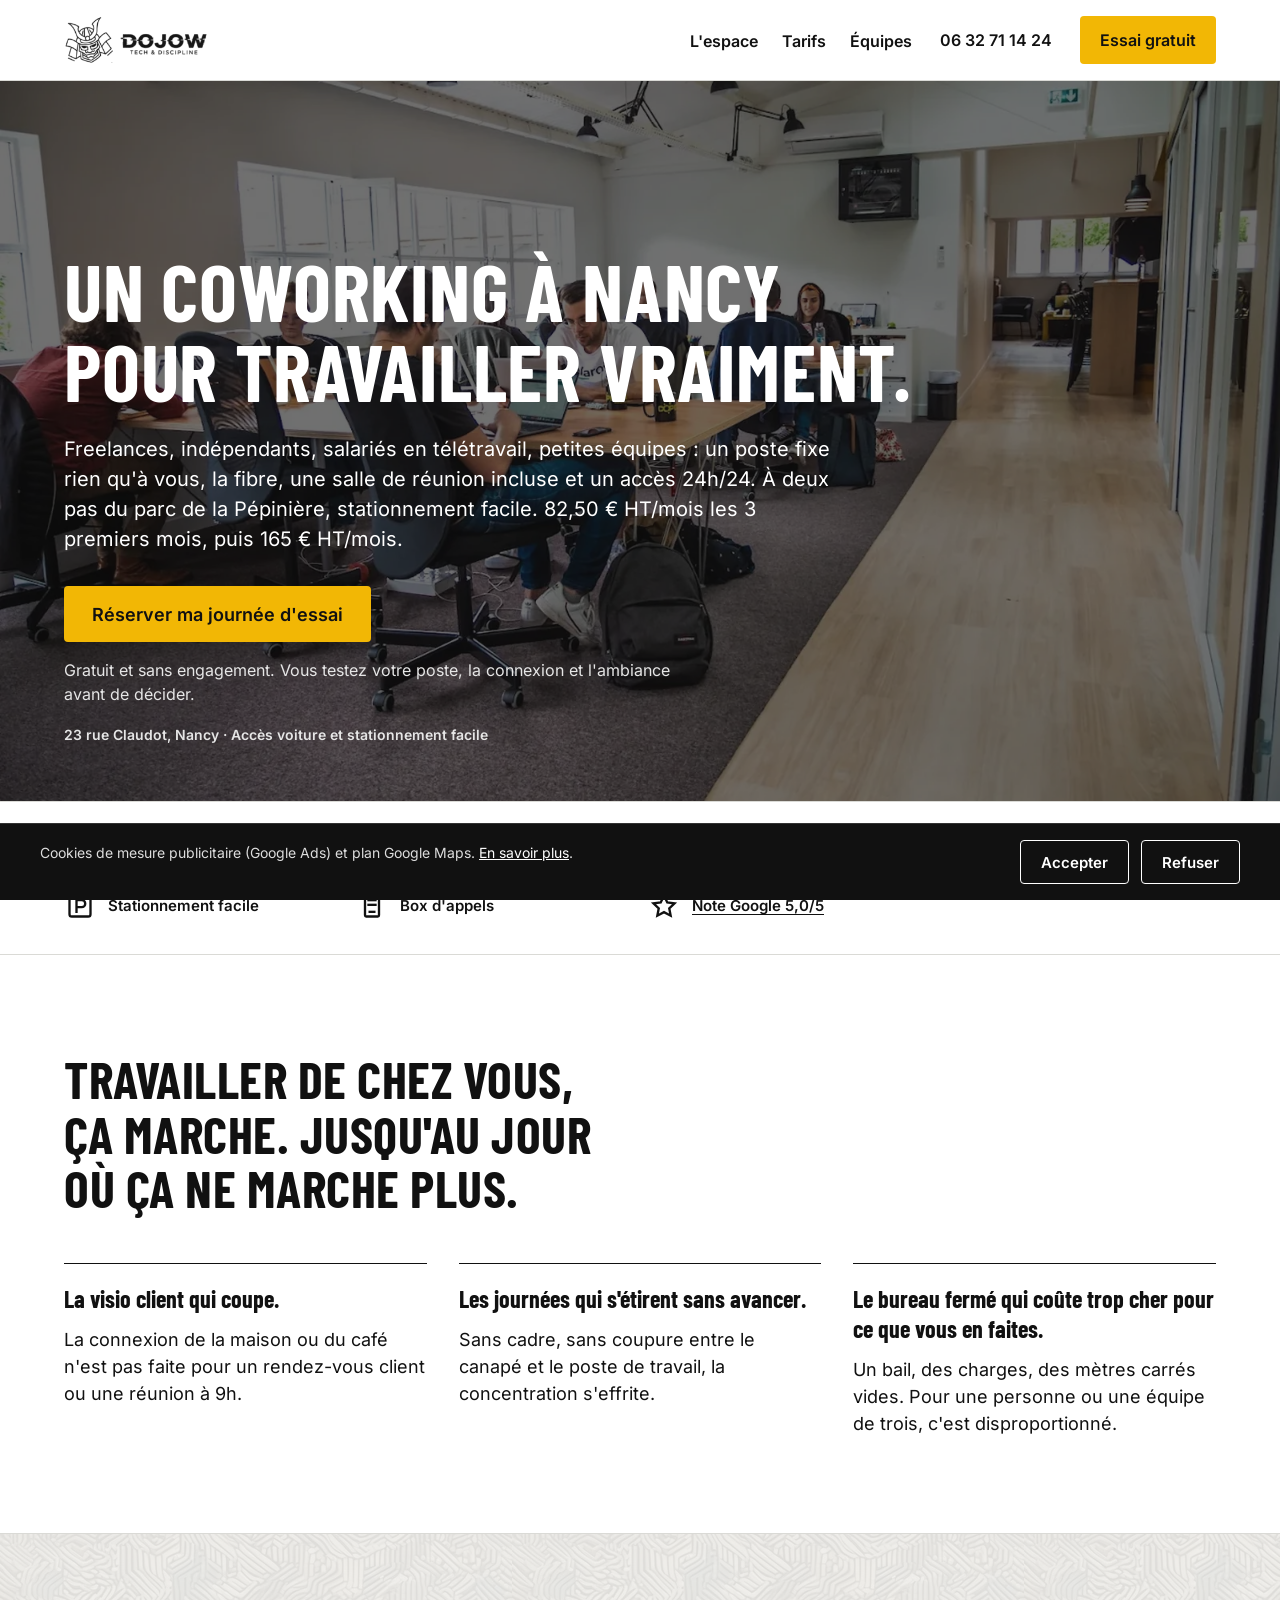
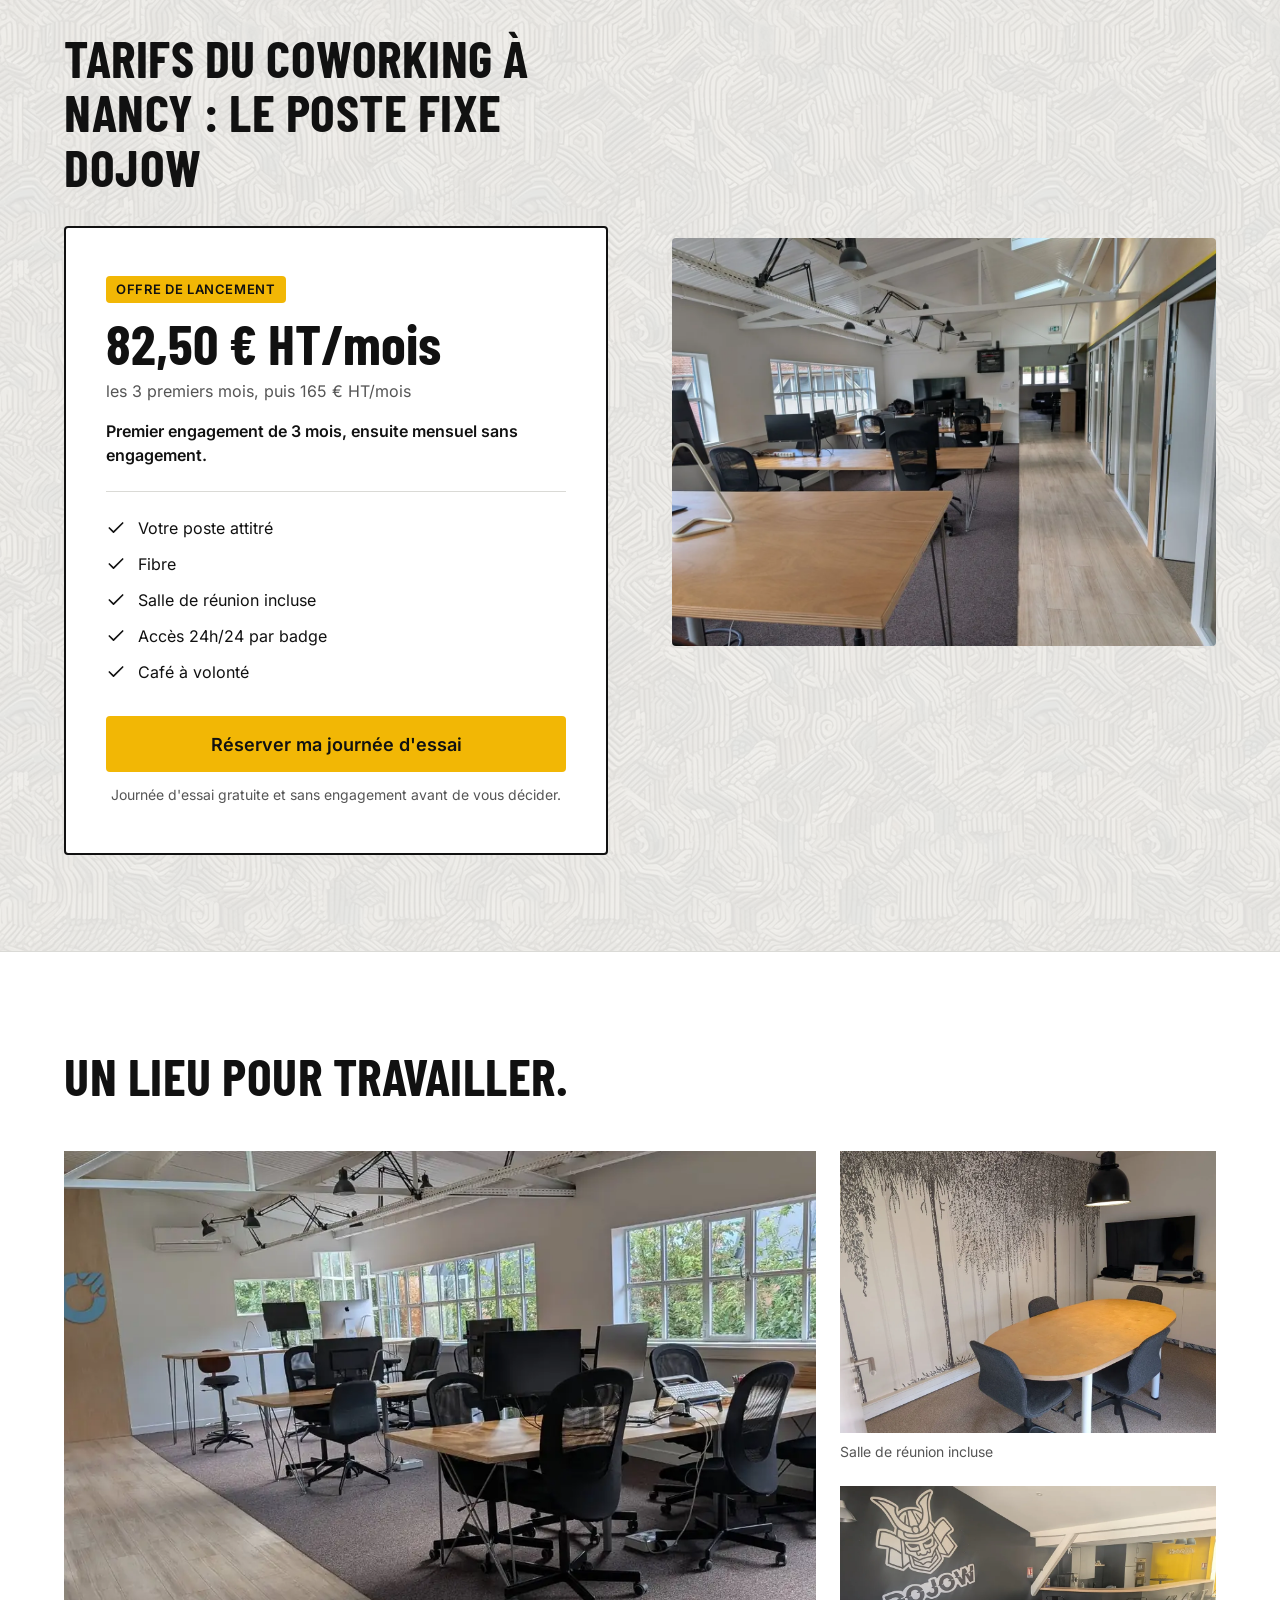
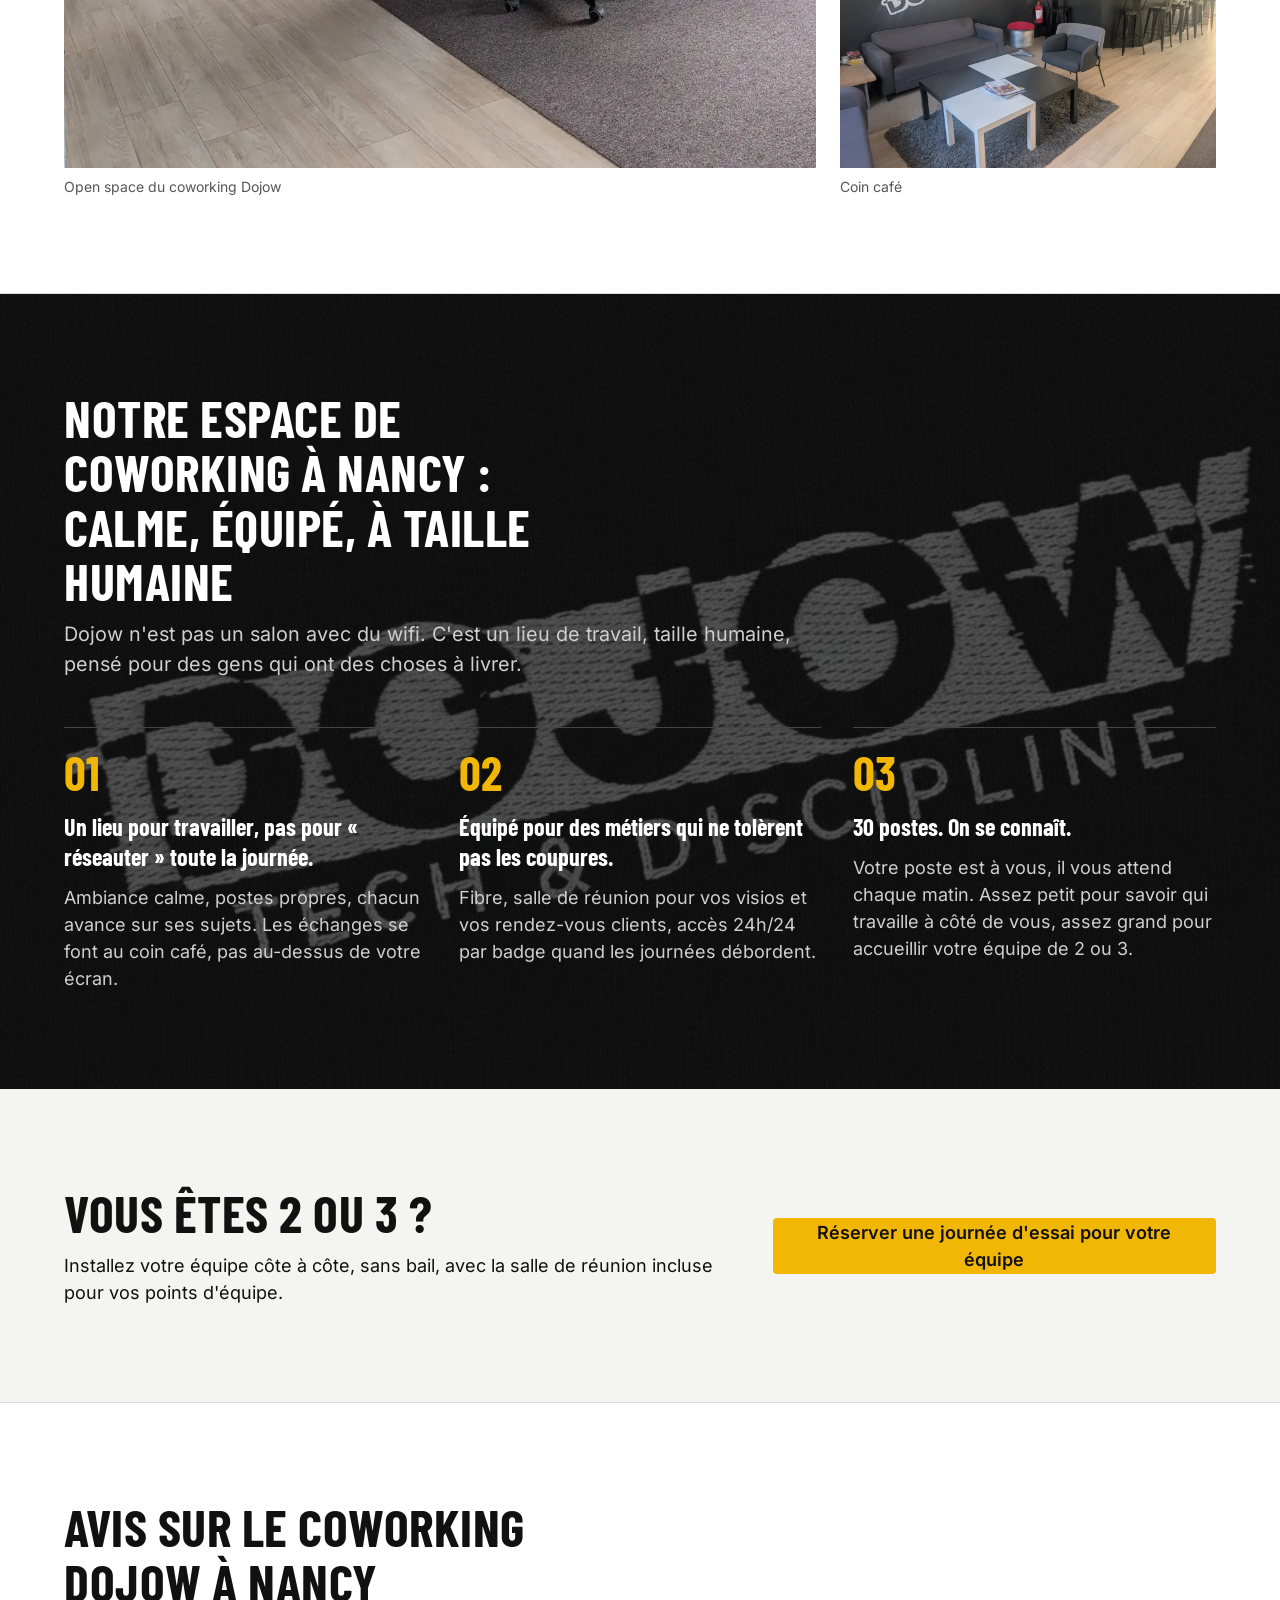
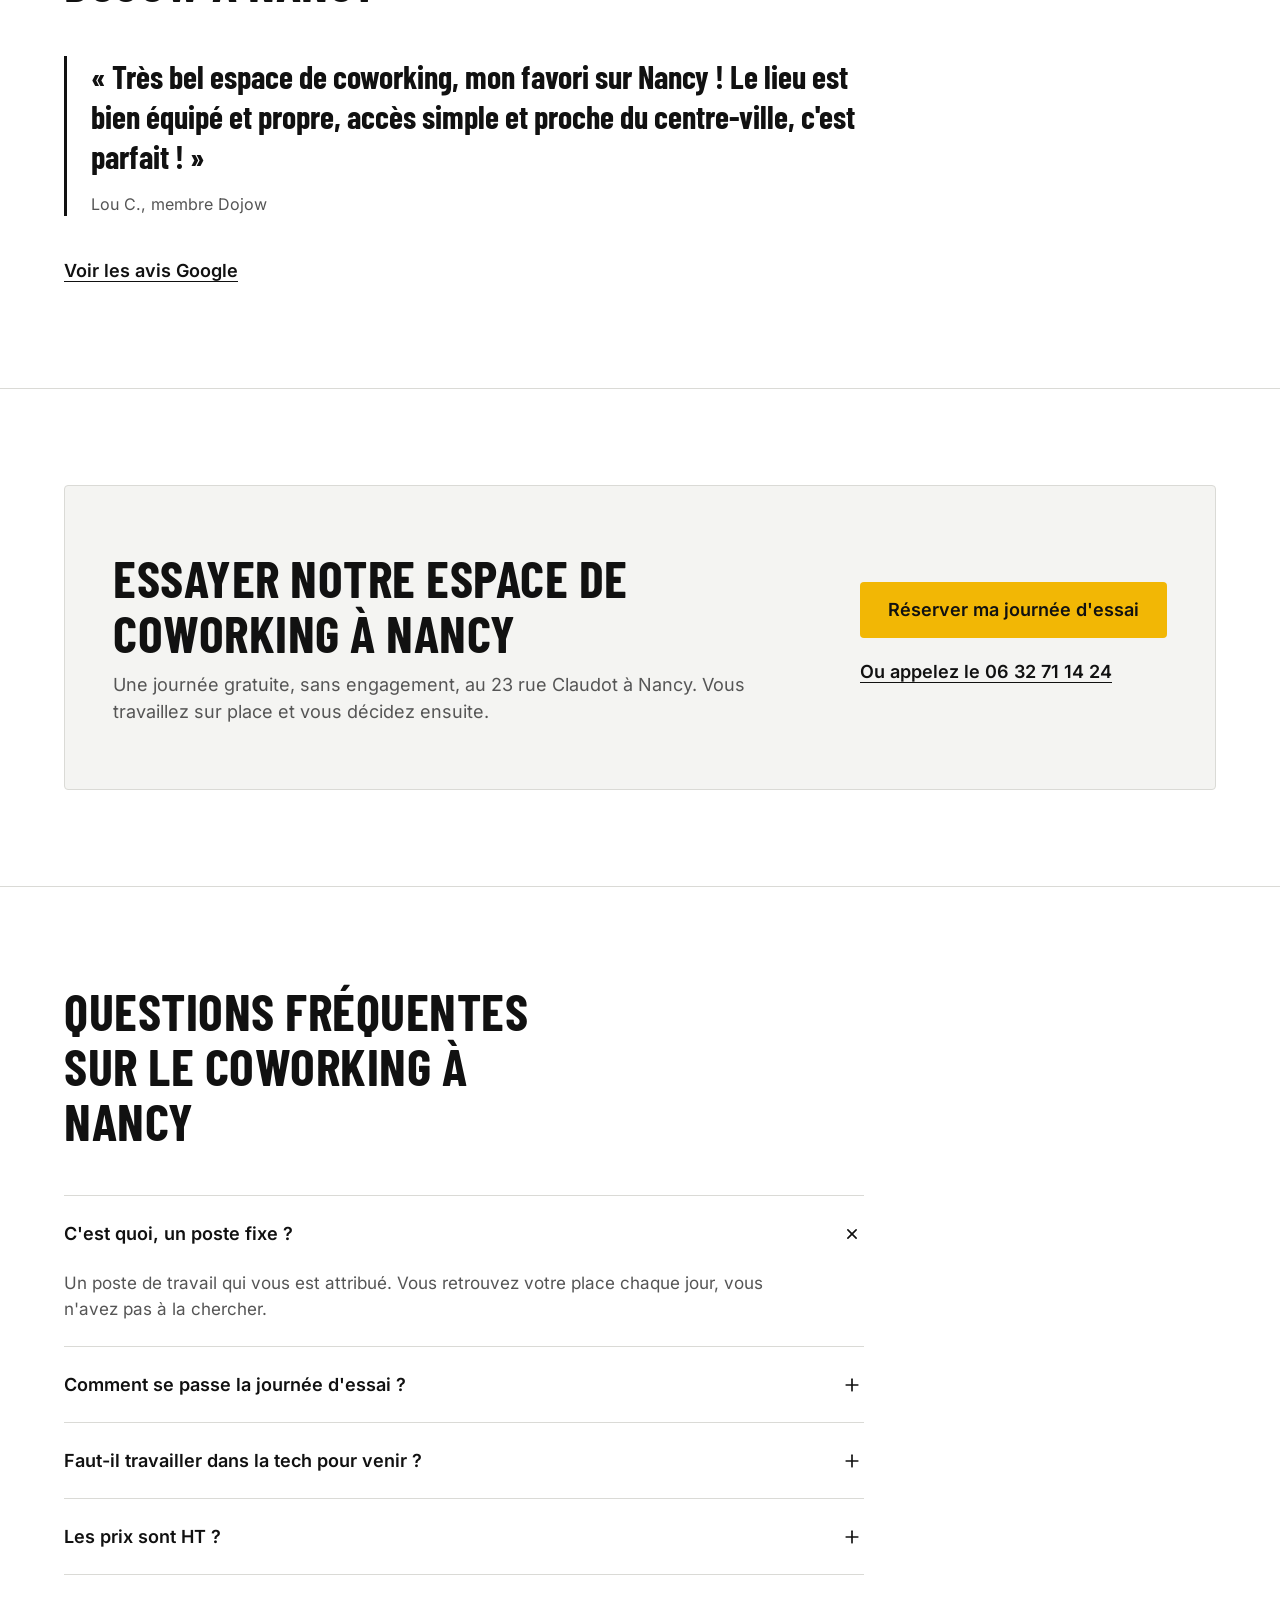
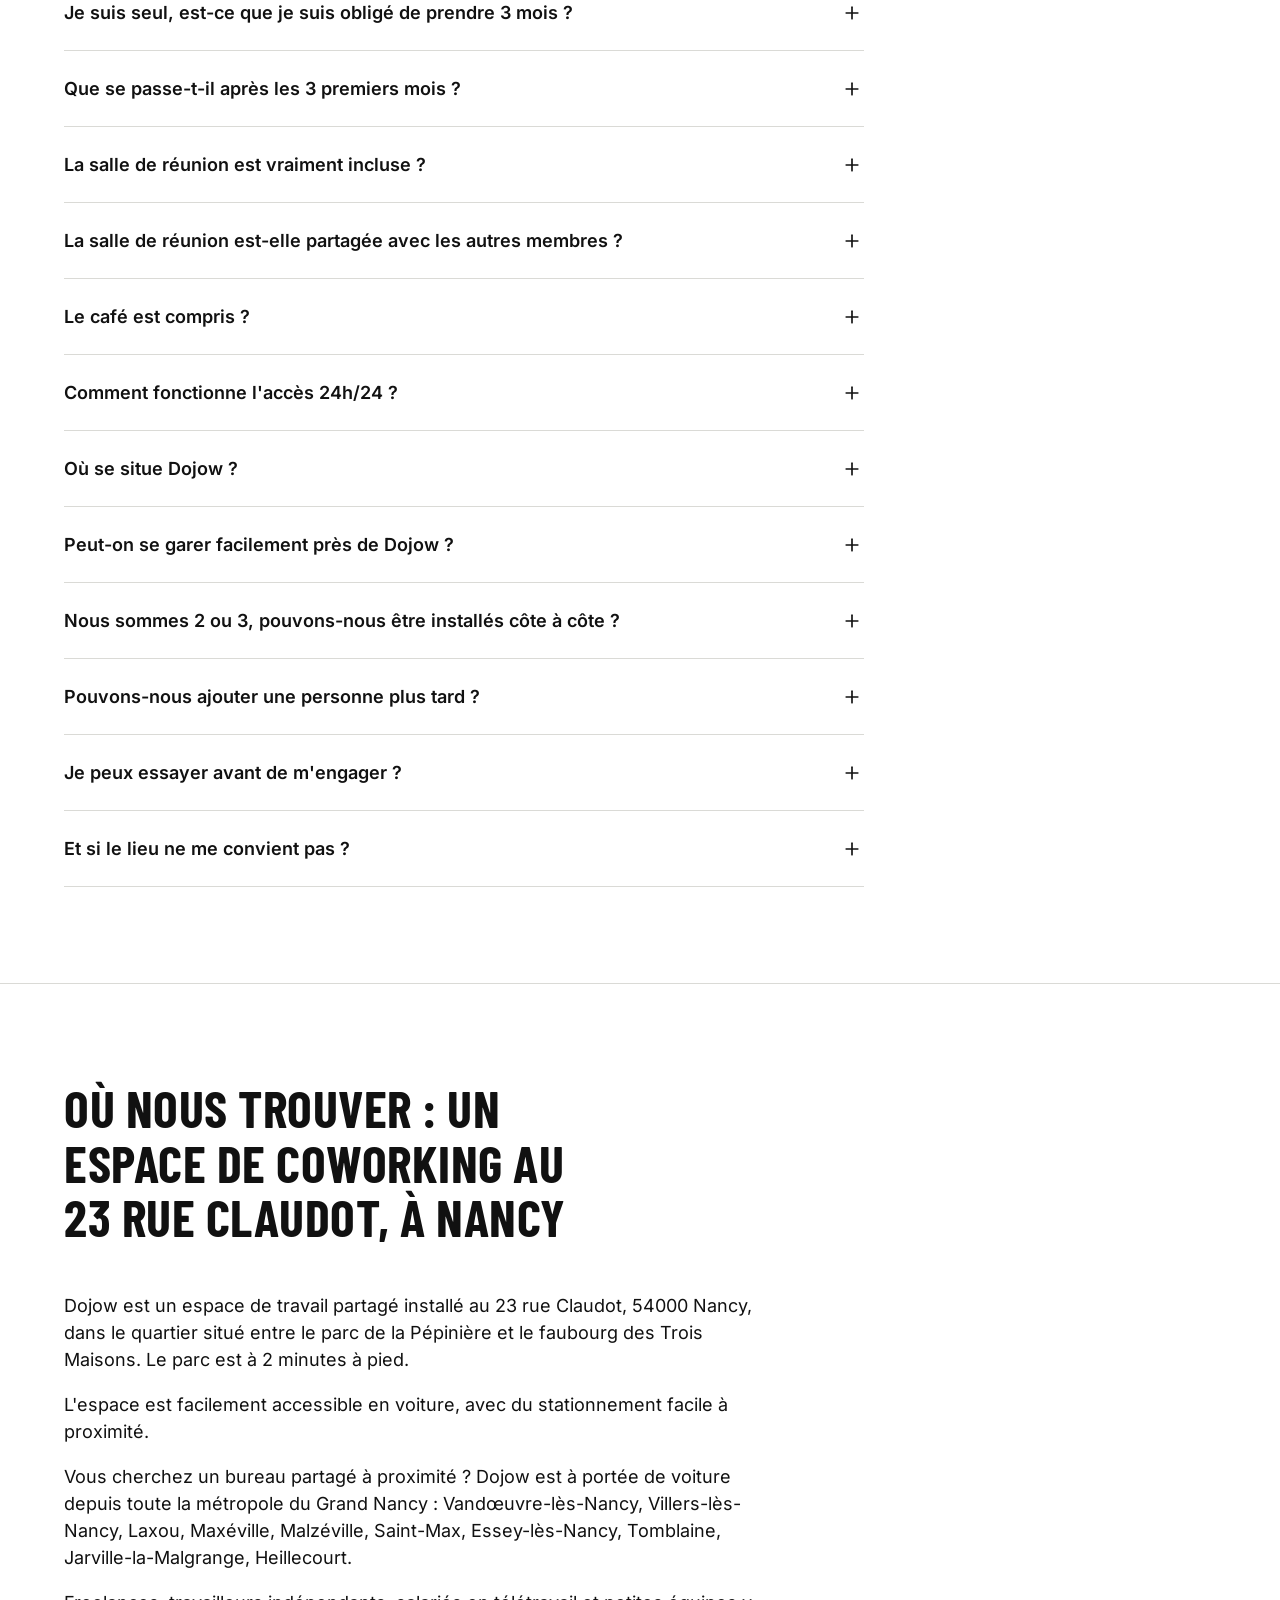
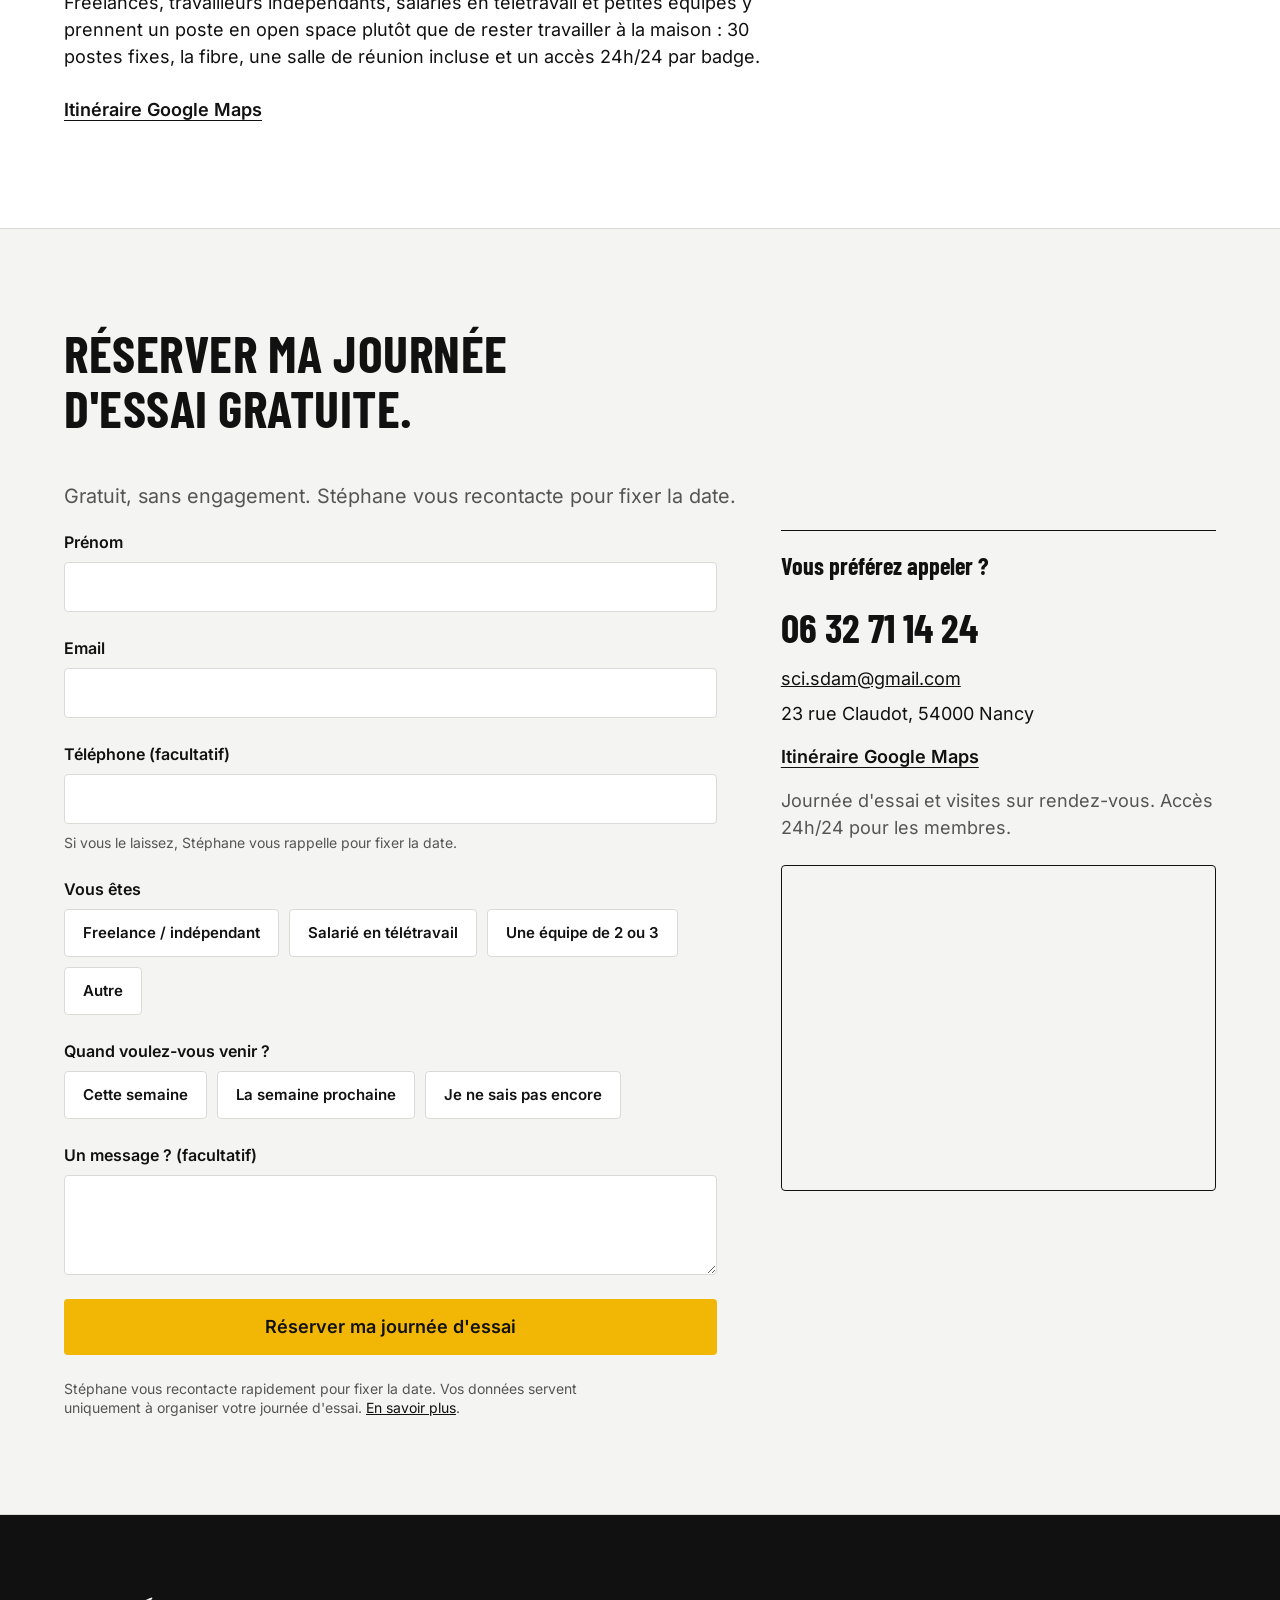
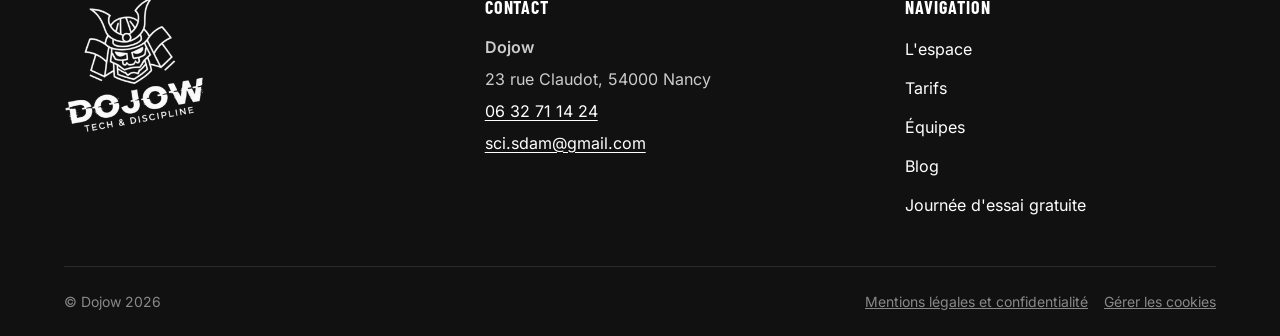
<file: index.html>
<!DOCTYPE html>
<html lang="fr">
<head>
  <meta charset="utf-8">
  <meta name="viewport" content="width=device-width, initial-scale=1">
  <title>Espace de coworking à Nancy | Dojow</title>
  <meta name="description" content="Espace de coworking à Nancy, 23 rue Claudot : 30 postes fixes, fibre, salle de réunion incluse, accès 24h/24. Journée d'essai gratuite, puis 82,50 € HT/mois les 3 premiers mois.">
  <link rel="canonical" href="https://www.dojow.fr/">
  <meta property="og:type" content="website">
  <meta property="og:locale" content="fr_FR">
  <meta property="og:site_name" content="Dojow">
  <meta property="og:title" content="Espace de coworking à Nancy | Dojow">
  <meta property="og:description" content="Espace de coworking à Nancy, 23 rue Claudot : 30 postes fixes, fibre, salle de réunion incluse, accès 24h/24. Journée d'essai gratuite, puis 82,50 € HT/mois les 3 premiers mois.">
  <meta property="og:url" content="https://www.dojow.fr/">
  <meta property="og:image" content="https://www.dojow.fr/assets/img/brand/og-dojow.jpg">
  <meta property="og:image:width" content="1200">
  <meta property="og:image:height" content="630">
  <meta name="twitter:card" content="summary_large_image">
  <meta name="twitter:title" content="Espace de coworking à Nancy | Dojow">
  <meta name="twitter:description" content="Espace de coworking à Nancy, 23 rue Claudot : 30 postes fixes, fibre, salle de réunion incluse, accès 24h/24. Journée d'essai gratuite, puis 82,50 € HT/mois les 3 premiers mois.">
  <meta name="twitter:image" content="https://www.dojow.fr/assets/img/brand/og-dojow.jpg">
  <meta name="geo.region" content="FR-GES">
  <meta name="geo.placename" content="Nancy">
  <meta name="geo.position" content="48.7011388;6.1815376">
  <meta name="ICBM" content="48.7011388, 6.1815376">
  <link rel="icon" href="/assets/img/brand/favicon.png">
  <link rel="preload" href="/assets/fonts/barlow-condensed-700.woff2" as="font" type="font/woff2" crossorigin>
  <link rel="stylesheet" href="/assets/css/style.css">
  <script type="application/ld+json">
  {
    "@context": "https://schema.org",
    "@type": "LocalBusiness",
    "name": "Dojow",
    "description": "Espace de coworking à Nancy : 30 postes fixes, fibre, salle de réunion incluse, accès 24h/24.",
    "url": "https://www.dojow.fr/",
    "telephone": "+33632711424",
    "email": "sci.sdam@gmail.com",
    "image": "https://www.dojow.fr/assets/img/lieu/img-01-open-space.webp",
    "address": {
      "@type": "PostalAddress",
      "streetAddress": "23 rue Claudot",
      "postalCode": "54000",
      "addressLocality": "Nancy",
      "addressCountry": "FR"
    },
    "openingHoursSpecification": {
      "@type": "OpeningHoursSpecification",
      "dayOfWeek": ["Monday","Tuesday","Wednesday","Thursday","Friday","Saturday","Sunday"],
      "opens": "00:00",
      "closes": "23:59"
    },
    "geo": {
      "@type": "GeoCoordinates",
      "latitude": 48.7011388,
      "longitude": 6.1815376
    },
    "priceRange": "€",
    "hasMap": "https://maps.google.com/?cid=14330753875903044199",
    "sameAs": ["https://maps.google.com/?cid=14330753875903044199"],
    "areaServed": ["Nancy", "Grand Nancy", "Vandœuvre-lès-Nancy", "Villers-lès-Nancy", "Laxou", "Maxéville", "Malzéville", "Saint-Max", "Essey-lès-Nancy", "Tomblaine", "Jarville-la-Malgrange", "Heillecourt"],
    "amenityFeature": [
      { "@type": "LocationFeatureSpecification", "name": "Fibre", "value": true },
      { "@type": "LocationFeatureSpecification", "name": "Salle de réunion incluse", "value": true },
      { "@type": "LocationFeatureSpecification", "name": "Accès 24h/24 et 7j/7 par badge", "value": true },
      { "@type": "LocationFeatureSpecification", "name": "Café à volonté", "value": true },
      { "@type": "LocationFeatureSpecification", "name": "Stationnement facile", "value": true }
    ],
    "makesOffer": {
      "@type": "Offer",
      "name": "Poste fixe",
      "price": "165",
      "priceCurrency": "EUR",
      "priceSpecification": {
        "@type": "UnitPriceSpecification",
        "price": "165",
        "priceCurrency": "EUR",
        "unitText": "mois",
        "valueAddedTaxIncluded": false
      }
    }
  }
  </script>
  <script type="application/ld+json">
  {
    "@context": "https://schema.org",
    "@type": "FAQPage",
    "mainEntity": [
      {
        "@type": "Question",
        "name": "C'est quoi, un poste fixe ?",
        "acceptedAnswer": {
          "@type": "Answer",
          "text": "Un poste de travail qui vous est attribué. Vous retrouvez votre place chaque jour, vous n'avez pas à la chercher."
        }
      },
      {
        "@type": "Question",
        "name": "Comment se passe la journée d'essai ?",
        "acceptedAnswer": {
          "@type": "Answer",
          "text": "Vous choisissez une date. Stéphane vous accueille, vous fait le tour du lieu et vous installe à un poste. Vous travaillez la journée sur place, gratuitement et sans engagement."
        }
      },
      {
        "@type": "Question",
        "name": "Faut-il travailler dans la tech pour venir ?",
        "acceptedAnswer": {
          "@type": "Answer",
          "text": "Non. Dojow accueille tous ceux qui ont besoin d'un lieu calme pour travailler : freelances, indépendants, salariés en télétravail, petites équipes."
        }
      },
      {
        "@type": "Question",
        "name": "Les prix sont HT ?",
        "acceptedAnswer": {
          "@type": "Answer",
          "text": "Oui, tous les prix affichés sont hors taxes."
        }
      },
      {
        "@type": "Question",
        "name": "Je suis seul, est-ce que je suis obligé de prendre 3 mois ?",
        "acceptedAnswer": {
          "@type": "Answer",
          "text": "Oui, le premier engagement est de 3 mois : c'est la contrepartie des 50 % de réduction. C'est aussi le temps qu'il faut pour savoir si un lieu de travail vous convient vraiment. Ensuite, c'est mensuel, sans engagement."
        }
      },
      {
        "@type": "Question",
        "name": "Que se passe-t-il après les 3 premiers mois ?",
        "acceptedAnswer": {
          "@type": "Answer",
          "text": "Vous passez à 165 € HT par mois, sans engagement."
        }
      },
      {
        "@type": "Question",
        "name": "La salle de réunion est vraiment incluse ?",
        "acceptedAnswer": {
          "@type": "Answer",
          "text": "Oui, sans supplément."
        }
      },
      {
        "@type": "Question",
        "name": "La salle de réunion est-elle partagée avec les autres membres ?",
        "acceptedAnswer": {
          "@type": "Answer",
          "text": "Oui, elle est commune à tous les membres et incluse dans l'abonnement."
        }
      },
      {
        "@type": "Question",
        "name": "Le café est compris ?",
        "acceptedAnswer": {
          "@type": "Answer",
          "text": "Oui, café à volonté."
        }
      },
      {
        "@type": "Question",
        "name": "Comment fonctionne l'accès 24h/24 ?",
        "acceptedAnswer": {
          "@type": "Answer",
          "text": "Vous recevez un badge à votre arrivée. Il ouvre l'espace à toute heure, tous les jours, y compris le week-end."
        }
      },
      {
        "@type": "Question",
        "name": "Où se situe Dojow ?",
        "acceptedAnswer": {
          "@type": "Answer",
          "text": "Dojow est au 23 rue Claudot, 54000 Nancy, entre le parc de la Pépinière et le faubourg des Trois Maisons. Le parc est à 2 minutes à pied. L'espace est facilement accessible en voiture, avec du stationnement facile à proximité."
        }
      },
      {
        "@type": "Question",
        "name": "Peut-on se garer facilement près de Dojow ?",
        "acceptedAnswer": {
          "@type": "Answer",
          "text": "Oui. Dojow est facilement accessible en voiture, avec du stationnement facile à proximité, dans le quartier situé entre le parc de la Pépinière et le faubourg des Trois Maisons."
        }
      },
      {
        "@type": "Question",
        "name": "Nous sommes 2 ou 3, pouvons-nous être installés côte à côte ?",
        "acceptedAnswer": {
          "@type": "Answer",
          "text": "Oui, c'est le principe."
        }
      },
      {
        "@type": "Question",
        "name": "Pouvons-nous ajouter une personne plus tard ?",
        "acceptedAnswer": {
          "@type": "Answer",
          "text": "Oui, dans la limite des postes disponibles. Dojow compte 30 postes au total."
        }
      },
      {
        "@type": "Question",
        "name": "Je peux essayer avant de m'engager ?",
        "acceptedAnswer": {
          "@type": "Answer",
          "text": "Oui, c'est même par là qu'on commence : une journée d'essai gratuite, sans engagement. Vous pouvez aussi simplement passer visiter."
        }
      },
      {
        "@type": "Question",
        "name": "Et si le lieu ne me convient pas ?",
        "acceptedAnswer": {
          "@type": "Answer",
          "text": "C'est exactement pour ça qu'on commence par une journée d'essai. Vous ne vous engagez à rien avant d'avoir travaillé à votre poste, testé la connexion et rencontré les gens."
        }
      }
    ]
  }
  </script>
</head>
<body>

  <a href="#contenu-principal" class="skip-link">Aller au contenu</a>

  <!-- =========================================================================
       6.1 Header (avec le nouveau logo Dojow fourni)
       ========================================================================= -->
  <header class="site-header">
    <div class="container header-inner">
      <a href="/" class="header-brand">
        <img src="/assets/img/brand/logo-dojow.png" alt="Dojow, coworking à Nancy" class="header-logo" width="972" height="324">
      </a>

      <!-- Navigation desktop -->
      <nav class="nav-desktop" aria-label="Navigation principale">
        <ul class="nav-links">
          <li><a href="/#lieu" class="nav-link">L'espace</a></li>
          <li><a href="/#tarifs" class="nav-link">Tarifs</a></li>
          <li><a href="/#equipes" class="nav-link">Équipes</a></li>
        </ul>
        <a href="tel:+33632711424" class="header-phone">06 32 71 14 24</a>
        <a href="/#visite" class="btn btn-primary header-cta">Essai gratuit</a>
      </nav>

      <!-- Actions mobile -->
      <div class="header-mobile-actions">
        <a href="tel:+33632711424" class="btn-icon" aria-label="Appeler Dojow au 06 32 71 14 24">
          <svg viewBox="0 0 24 24" aria-hidden="true">
            <path d="M22 16.92v3a2 2 0 0 1-2.18 2 19.79 19.79 0 0 1-8.63-3.07 19.5 19.5 0 0 1-6-6 19.79 19.79 0 0 1-3.07-8.67A2 2 0 0 1 4.11 2h3a2 2 0 0 1 2 1.72 12.84 12.84 0 0 0 .7 2.81 2 2 0 0 1-.45 2.11L8.09 9.91a16 16 0 0 0 6 6l1.27-1.27a2 2 0 0 1 2.11-.45 12.84 12.84 0 0 0 2.81.7A2 2 0 0 1 22 16.92z"></path>
          </svg>
        </a>
        <button type="button" class="btn-icon" data-action="toggle-menu" aria-expanded="false" aria-controls="menu-mobile" aria-label="Ouvrir le menu">
          <svg viewBox="0 0 24 24" aria-hidden="true">
            <line x1="3" y1="6" x2="21" y2="6"></line>
            <line x1="3" y1="12" x2="21" y2="12"></line>
            <line x1="3" y1="18" x2="21" y2="18"></line>
          </svg>
        </button>
      </div>
    </div>
  </header>

  <!-- Menu mobile plein écran -->
  <div id="menu-mobile" class="menu-mobile" role="dialog" aria-modal="true" aria-label="Menu principal">
    <div class="menu-mobile-header">
      <img src="/assets/img/brand/logo-dojow.png" alt="Dojow" class="header-logo" width="972" height="324">
      <button type="button" class="btn-icon" data-action="close-menu" aria-label="Fermer le menu">
        <svg viewBox="0 0 24 24" aria-hidden="true">
          <line x1="18" y1="6" x2="6" y2="18"></line>
          <line x1="6" y1="6" x2="18" y2="18"></line>
        </svg>
      </button>
    </div>
    <nav class="menu-mobile-nav" aria-label="Menu de navigation mobile">
      <a href="/#lieu" class="menu-mobile-link">L'espace</a>
      <a href="/#tarifs" class="menu-mobile-link">Tarifs</a>
      <a href="/#equipes" class="menu-mobile-link">Équipes</a>
    </nav>
    <div class="menu-mobile-footer">
      <a href="tel:+33632711424" class="menu-mobile-phone">06 32 71 14 24</a>
      <a href="/#visite" class="btn btn-primary">Essai gratuit</a>
    </div>
  </div>

  <main id="contenu-principal">

    <!-- Section 1 · Hero (photo pleine largeur, inspiration Darwin : écart à SPEC 8.1, voir A-VALIDER.md) -->
    <section id="hero" class="hero-full" aria-labelledby="titre-hero">
      <!-- IMG-01 : Open space, lumière naturelle, 1 ou 2 personnes au travail · remplacer le fichier par la photo réelle, même nom, même format -->
      <img class="hero-full-img" src="/assets/img/lieu/img-01-open-space.webp" width="1600" height="900" alt="Open space du coworking Dojow à Nancy" decoding="async" fetchpriority="high">
      <div class="container hero-full-content">
        <h1 id="titre-hero">Un coworking à Nancy pour travailler vraiment.</h1>
        <p class="hero-full-sub">Freelances, indépendants, salariés en télétravail, petites équipes : un poste fixe rien qu'à vous, la fibre, une salle de réunion incluse et un accès 24h/24. À deux pas du parc de la Pépinière, stationnement facile. 82,50 € HT/mois les 3 premiers mois, puis 165 € HT/mois.</p>
        <a href="/#visite" class="btn btn-primary">Réserver ma journée d'essai</a>
        <p class="hero-full-reassurance">Gratuit et sans engagement. Vous testez votre poste, la connexion et l'ambiance avant de décider.</p>
        <p class="hero-full-micro">23 rue Claudot, Nancy · Accès voiture et stationnement facile</p>
      </div>
    </section>

    <!-- Section 2 · Barre de preuves -->
    <section class="barre-preuves" aria-label="Ce qui est inclus">
      <div class="container">
              <ul class="barre-preuves-grid">
          <li class="preuve-item">
            <span class="preuve-icon" aria-hidden="true">
              <svg viewBox="0 0 24 24"><rect x="3" y="4" width="18" height="12" rx="1"></rect><line x1="3" y1="16" x2="3" y2="20"></line><line x1="21" y1="16" x2="21" y2="20"></line><line x1="12" y1="4" x2="12" y2="16"></line></svg>
            </span>
            <span>30 postes, pas plus</span>
          </li>
          <li class="preuve-item">
            <span class="preuve-icon" aria-hidden="true">
              <svg viewBox="0 0 24 24"><path d="M5 12.55a11 11 0 0 1 14.08 0"></path><path d="M8.5 16.5a6 6 0 0 1 7 0"></path><circle cx="12" cy="20" r="1.5"></circle><line x1="12" y1="4" x2="12" y2="9"></line></svg>
            </span>
            <span>Fibre</span>
          </li>
          <li class="preuve-item">
            <span class="preuve-icon" aria-hidden="true">
              <svg viewBox="0 0 24 24"><rect x="4" y="6" width="16" height="12" rx="2"></rect><circle cx="12" cy="3" r="1.5"></circle><circle cx="12" cy="21" r="1.5"></circle><circle cx="2" cy="12" r="1.5"></circle><circle cx="22" cy="12" r="1.5"></circle></svg>
            </span>
            <span>Salle de réunion incluse</span>
          </li>
          <li class="preuve-item">
            <span class="preuve-icon" aria-hidden="true">
              <svg viewBox="0 0 24 24"><rect x="5" y="3" width="14" height="18" rx="2"></rect><circle cx="12" cy="8" r="2.5"></circle><line x1="9" y1="14" x2="15" y2="14"></line><line x1="9" y1="17" x2="13" y2="17"></line></svg>
            </span>
            <span>Accès 24h/24, 7j/7</span>
          </li>
          <li class="preuve-item">
            <span class="preuve-icon" aria-hidden="true">
              <svg viewBox="0 0 24 24"><rect x="3" y="3" width="18" height="18" rx="2"></rect><path d="M9 17V7h4.5a3 3 0 0 1 0 6H9"></path></svg>
            </span>
            <span>Stationnement facile</span>
          </li>
          <li class="preuve-item">
            <span class="preuve-icon" aria-hidden="true">
              <svg viewBox="0 0 24 24"><rect x="6" y="3" width="12" height="18" rx="1"></rect><line x1="9" y1="7" x2="15" y2="7"></line><line x1="9" y1="11" x2="15" y2="11"></line><line x1="10" y1="17" x2="14" y2="17"></line></svg>
            </span>
            <span>Box d'appels</span>
          </li>
          <!-- À VALIDER : note relevée sur la fiche Google le 23/09/2026, à actualiser si la fiche évolue. Le nombre d'avis n'est plus affiché, il change trop souvent. -->
          <li class="preuve-item">
            <span class="preuve-icon" aria-hidden="true">
              <svg viewBox="0 0 24 24"><polygon points="12 3 14.8 9 21 9.7 16.5 14 17.7 20.3 12 17.3 6.3 20.3 7.5 14 3 9.7 9.2 9"></polygon></svg>
            </span>
            <span><a href="https://maps.google.com/?cid=14330753875903044199" target="_blank" rel="noopener">Note Google 5,0/5</a></span>
          </li>
        </ul>
      </div>
    </section>

    <!-- Section 3 · Problème reconnu -->
    <section class="section" aria-labelledby="titre-probleme">
      <div class="container">
        <h2 id="titre-probleme" class="section-header">Travailler de chez vous, ça marche. Jusqu'au jour où ça ne marche plus.</h2>
        <div class="grid grid-3 blocs-filet">
          <div class="bloc-filet">
            <h3>La visio client qui coupe.</h3>
            <p>La connexion de la maison ou du café n'est pas faite pour un rendez-vous client ou une réunion à 9h.</p>
          </div>
          <div class="bloc-filet">
            <h3>Les journées qui s'étirent sans avancer.</h3>
            <p>Sans cadre, sans coupure entre le canapé et le poste de travail, la concentration s'effrite.</p>
          </div>
          <div class="bloc-filet">
            <h3>Le bureau fermé qui coûte trop cher pour ce que vous en faites.</h3>
            <p>Un bail, des charges, des mètres carrés vides. Pour une personne ou une équipe de trois, c'est disproportionné.</p>
          </div>
        </div>
      </div>
    </section>

    <!-- Section 4 · L'offre en bref (bloc alterné texte et photo, inspiration Darwin) -->
    <section id="tarifs" class="section section-gris texture-dots" aria-labelledby="titre-offre">
      <div class="container split">
        <div class="split-text">
          <h2 id="titre-offre">Tarifs du coworking à Nancy : le poste fixe Dojow</h2>
          <div class="carte-tarif carte-tarif--compacte">
            <span class="tarif-surtitre">Offre de lancement</span>
            <p class="tarif-prix">82,50 € HT/mois</p>
            <p class="tarif-sous-prix">les 3 premiers mois, puis 165 € HT/mois</p>
            <p class="tarif-engagement">Premier engagement de 3 mois, ensuite mensuel sans engagement.</p>
            <ul class="tarif-liste">
              <li class="tarif-item"><span class="tarif-check" aria-hidden="true"><svg viewBox="0 0 24 24"><polyline points="20 6 9 17 4 12"></polyline></svg></span><span>Votre poste attitré</span></li>
              <li class="tarif-item"><span class="tarif-check" aria-hidden="true"><svg viewBox="0 0 24 24"><polyline points="20 6 9 17 4 12"></polyline></svg></span><span>Fibre</span></li>
              <li class="tarif-item"><span class="tarif-check" aria-hidden="true"><svg viewBox="0 0 24 24"><polyline points="20 6 9 17 4 12"></polyline></svg></span><span>Salle de réunion incluse</span></li>
              <li class="tarif-item"><span class="tarif-check" aria-hidden="true"><svg viewBox="0 0 24 24"><polyline points="20 6 9 17 4 12"></polyline></svg></span><span>Accès 24h/24 par badge</span></li>
              <li class="tarif-item"><span class="tarif-check" aria-hidden="true"><svg viewBox="0 0 24 24"><polyline points="20 6 9 17 4 12"></polyline></svg></span><span>Café à volonté</span></li>
            </ul>
            <a href="/#visite" class="btn btn-primary">Réserver ma journée d'essai</a>
            <p class="tarif-reassurance">Journée d'essai gratuite et sans engagement avant de vous décider.</p>
          </div>
        </div>
        <div class="split-media">
          <!-- IMG-05 : Un poste de travail en détail · remplacer le fichier par la photo réelle, même nom, même format -->
          <img class="img-cover" src="/assets/img/lieu/img-05-poste.webp" width="1200" height="900" alt="Poste de travail fixe au coworking Dojow" loading="lazy" decoding="async">
        </div>
      </div>
    </section>

    <!-- Section 5 · Le lieu en images -->
    <section id="lieu" class="section" aria-labelledby="titre-lieu">
      <div class="container">
        <h2 id="titre-lieu" class="section-header">Un lieu pour travailler.</h2>
        <div class="galerie">
          <figure class="galerie-grande">
            <!-- IMG-06 : Open space, second angle · remplacer le fichier par la photo réelle, même nom, même format -->
            <img class="img-cover" src="/assets/img/lieu/img-06-open-space-2.webp" width="1600" height="900" alt="Open space du coworking Dojow" loading="lazy" decoding="async">
            <figcaption>Open space du coworking Dojow</figcaption>
          </figure>
          <figure>
            <!-- IMG-02 : Salle de réunion, table et écran visibles · remplacer le fichier par la photo réelle, même nom, même format -->
            <img class="img-cover" src="/assets/img/lieu/img-02-salle-reunion.webp" width="1200" height="900" alt="Salle de réunion incluse" loading="lazy" decoding="async">
            <figcaption>Salle de réunion incluse</figcaption>
          </figure>
          <figure>
            <!-- IMG-03 : Coin café, machine et mugs · remplacer le fichier par la photo réelle, même nom, même format -->
            <img class="img-cover" src="/assets/img/lieu/img-03-coin-cafe.webp" width="1200" height="900" alt="Coin café" loading="lazy" decoding="async">
            <figcaption>Coin café</figcaption>
          </figure>
        </div>
      </div>
    </section>

    <!-- Section 6 · Parti pris (section noire, fond : wordmark Dojow brodé, fourni par Stéphane) -->
    <section class="section section-noir parti-pris-fond" aria-labelledby="titre-parti-pris">
      <div class="container">
        <div class="section-header">
          <h2 id="titre-parti-pris">Notre espace de coworking à Nancy : calme, équipé, à taille humaine</h2>
          <p class="section-subtitle">Dojow n'est pas un salon avec du wifi. C'est un lieu de travail, taille humaine, pensé pour des gens qui ont des choses à livrer.</p>
        </div>
        <div class="grid grid-3 blocs-filet">
          <div class="bloc-filet">
            <span class="bloc-numero" aria-hidden="true">01</span>
            <h3>Un lieu pour travailler, pas pour « réseauter » toute la journée.</h3>
            <p>Ambiance calme, postes propres, chacun avance sur ses sujets. Les échanges se font au coin café, pas au-dessus de votre écran.</p>
          </div>
          <div class="bloc-filet">
            <span class="bloc-numero" aria-hidden="true">02</span>
            <h3>Équipé pour des métiers qui ne tolèrent pas les coupures.</h3>
            <p>Fibre, salle de réunion pour vos visios et vos rendez-vous clients, accès 24h/24 par badge quand les journées débordent.</p>
          </div>
          <div class="bloc-filet">
            <span class="bloc-numero" aria-hidden="true">03</span>
            <h3>30 postes. On se connaît.</h3>
            <p>Votre poste est à vous, il vous attend chaque matin. Assez petit pour savoir qui travaille à côté de vous, assez grand pour accueillir votre équipe de 2 ou 3.</p>
          </div>
        </div>
      </div>
    </section>

    <!-- Section 7 · Équipes -->
    <section id="equipes" class="section section-gris" aria-labelledby="titre-equipes">
      <div class="container bandeau">
        <div>
          <h2 id="titre-equipes">Vous êtes 2 ou 3 ?</h2>
          <p>Installez votre équipe côte à côte, sans bail, avec la salle de réunion incluse pour vos points d'équipe.</p>
        </div>
        <a href="#visite" class="btn btn-primary" data-profil="equipe">Réserver une journée d'essai pour votre équipe</a>
      </div>
    </section>

    <!-- Section 8 · Témoignage -->
    <section class="section" aria-labelledby="titre-temoignage">
      <div class="container">
        <h2 id="titre-temoignage" class="section-header">Avis sur le coworking Dojow à Nancy</h2>
        <figure class="temoignage-card">
          <blockquote class="temoignage-quote">« Très bel espace de coworking, mon favori sur Nancy ! Le lieu est bien équipé et propre, accès simple et proche du centre-ville, c'est parfait ! »</blockquote>
          <figcaption class="temoignage-author">Lou C., membre Dojow <!-- À COMPLÉTER : activité de Lou C. si elle accepte qu'elle soit affichée --></figcaption>
        </figure>
        <p class="section-lien"><a href="https://maps.google.com/?cid=14330753875903044199" class="link-secondary" target="_blank" rel="noopener">Voir les avis Google</a></p>
      </div>
    </section>

    <!-- Bloc d'action final (déplacé sous le témoignage à la demande de Stéphane) -->
    <section class="section" aria-labelledby="titre-cta-final">
      <div class="container">
        <div class="bloc-cta-final">
          <div class="bloc-cta-content">
            <h2 id="titre-cta-final">Essayer notre espace de coworking à Nancy</h2>
            <p>Une journée gratuite, sans engagement, au 23 rue Claudot à Nancy. Vous travaillez sur place et vous décidez ensuite.</p>
          </div>
          <div class="bloc-cta-actions">
            <a href="/#visite" class="btn btn-primary">Réserver ma journée d'essai</a>
            <a href="tel:+33632711424" class="link-secondary">Ou appelez le 06 32 71 14 24</a>
          </div>
        </div>
      </div>
    </section>

    <!-- Section 9 · FAQ courte -->
    <section id="faq" class="section" aria-labelledby="titre-faq">
      <div class="container">
        <h2 id="titre-faq" class="section-header">Questions fréquentes sur le coworking à Nancy</h2>
        <div class="faq-list">
          <details class="faq-item" open>
            <summary class="faq-summary"><span>C'est quoi, un poste fixe ?</span><span class="faq-icon" aria-hidden="true"><svg viewBox="0 0 24 24"><line x1="12" y1="5" x2="12" y2="19"></line><line x1="5" y1="12" x2="19" y2="12"></line></svg></span></summary>
            <div class="faq-content"><p>Un poste de travail qui vous est attribué. Vous retrouvez votre place chaque jour, vous n'avez pas à la chercher.</p></div>
          </details>

          <!-- À VALIDER : déroulé de la journée d'essai, jours et horaires d'accueil possibles, limite d'une journée par personne -->
          <details class="faq-item">
            <summary class="faq-summary"><span>Comment se passe la journée d'essai ?</span><span class="faq-icon" aria-hidden="true"><svg viewBox="0 0 24 24"><line x1="12" y1="5" x2="12" y2="19"></line><line x1="5" y1="12" x2="19" y2="12"></line></svg></span></summary>
            <div class="faq-content"><p>Vous choisissez une date. Stéphane vous accueille, vous fait le tour du lieu et vous installe à un poste. Vous travaillez la journée sur place, gratuitement et sans engagement.</p></div>
          </details>

          <details class="faq-item">
            <summary class="faq-summary"><span>Faut-il travailler dans la tech pour venir ?</span><span class="faq-icon" aria-hidden="true"><svg viewBox="0 0 24 24"><line x1="12" y1="5" x2="12" y2="19"></line><line x1="5" y1="12" x2="19" y2="12"></line></svg></span></summary>
            <div class="faq-content"><p>Non. Dojow accueille tous ceux qui ont besoin d'un lieu calme pour travailler : freelances, indépendants, salariés en télétravail, petites équipes.</p></div>
          </details>

          <details class="faq-item">
            <summary class="faq-summary"><span>Les prix sont HT ?</span><span class="faq-icon" aria-hidden="true"><svg viewBox="0 0 24 24"><line x1="12" y1="5" x2="12" y2="19"></line><line x1="5" y1="12" x2="19" y2="12"></line></svg></span></summary>
            <div class="faq-content"><p>Oui, tous les prix affichés sont hors taxes.</p></div>
          </details>

          <details class="faq-item">
            <summary class="faq-summary"><span>Je suis seul, est-ce que je suis obligé de prendre 3 mois ?</span><span class="faq-icon" aria-hidden="true"><svg viewBox="0 0 24 24"><line x1="12" y1="5" x2="12" y2="19"></line><line x1="5" y1="12" x2="19" y2="12"></line></svg></span></summary>
            <div class="faq-content"><p>Oui, le premier engagement est de 3 mois : c'est la contrepartie des 50 % de réduction. C'est aussi le temps qu'il faut pour savoir si un lieu de travail vous convient vraiment. Ensuite, c'est mensuel, sans engagement.</p></div>
          </details>

          <!-- À COMPLÉTER : préavis de résiliation, s'il y en a un -->
          <details class="faq-item">
            <summary class="faq-summary"><span>Que se passe-t-il après les 3 premiers mois ?</span><span class="faq-icon" aria-hidden="true"><svg viewBox="0 0 24 24"><line x1="12" y1="5" x2="12" y2="19"></line><line x1="5" y1="12" x2="19" y2="12"></line></svg></span></summary>
            <div class="faq-content"><p>Vous passez à 165 € HT par mois, sans engagement.</p></div>
          </details>

          <details class="faq-item">
            <summary class="faq-summary"><span>La salle de réunion est vraiment incluse ?</span><span class="faq-icon" aria-hidden="true"><svg viewBox="0 0 24 24"><line x1="12" y1="5" x2="12" y2="19"></line><line x1="5" y1="12" x2="19" y2="12"></line></svg></span></summary>
            <div class="faq-content"><p>Oui, sans supplément.</p></div>
          </details>

          <details class="faq-item">
            <summary class="faq-summary"><span>La salle de réunion est-elle partagée avec les autres membres ?</span><span class="faq-icon" aria-hidden="true"><svg viewBox="0 0 24 24"><line x1="12" y1="5" x2="12" y2="19"></line><line x1="5" y1="12" x2="19" y2="12"></line></svg></span></summary>
            <div class="faq-content"><p>Oui, elle est commune à tous les membres et incluse dans l'abonnement.</p></div>
          </details>

          <details class="faq-item">
            <summary class="faq-summary"><span>Le café est compris ?</span><span class="faq-icon" aria-hidden="true"><svg viewBox="0 0 24 24"><line x1="12" y1="5" x2="12" y2="19"></line><line x1="5" y1="12" x2="19" y2="12"></line></svg></span></summary>
            <div class="faq-content"><p>Oui, café à volonté.</p></div>
          </details>

          <details class="faq-item">
            <summary class="faq-summary"><span>Comment fonctionne l'accès 24h/24 ?</span><span class="faq-icon" aria-hidden="true"><svg viewBox="0 0 24 24"><line x1="12" y1="5" x2="12" y2="19"></line><line x1="5" y1="12" x2="19" y2="12"></line></svg></span></summary>
            <div class="faq-content"><p>Vous recevez un badge à votre arrivée. Il ouvre l'espace à toute heure, tous les jours, y compris le week-end.</p></div>
          </details>

          <!-- À VALIDER : question et réponse rédigées à partir des informations données par Stéphane le 23/09/2026 -->
          <details class="faq-item">
            <summary class="faq-summary"><span>Où se situe Dojow ?</span><span class="faq-icon" aria-hidden="true"><svg viewBox="0 0 24 24"><line x1="12" y1="5" x2="12" y2="19"></line><line x1="5" y1="12" x2="19" y2="12"></line></svg></span></summary>
            <div class="faq-content"><p>Dojow est au 23 rue Claudot, 54000 Nancy, entre le parc de la Pépinière et le faubourg des Trois Maisons. Le parc est à 2 minutes à pied. L'espace est facilement accessible en voiture, avec du stationnement facile à proximité.</p></div>
          </details>

          <!-- À VALIDER : question et réponse rédigées à partir des informations données par Stéphane le 23/09/2026 -->
          <details class="faq-item">
            <summary class="faq-summary"><span>Peut-on se garer facilement près de Dojow ?</span><span class="faq-icon" aria-hidden="true"><svg viewBox="0 0 24 24"><line x1="12" y1="5" x2="12" y2="19"></line><line x1="5" y1="12" x2="19" y2="12"></line></svg></span></summary>
            <div class="faq-content"><p>Oui. Dojow est facilement accessible en voiture, avec du stationnement facile à proximité, dans le quartier situé entre le parc de la Pépinière et le faubourg des Trois Maisons.</p></div>
          </details>

          <!-- À VALIDER : selon les postes disponibles au moment de l'arrivée -->
          <details class="faq-item">
            <summary class="faq-summary"><span>Nous sommes 2 ou 3, pouvons-nous être installés côte à côte ?</span><span class="faq-icon" aria-hidden="true"><svg viewBox="0 0 24 24"><line x1="12" y1="5" x2="12" y2="19"></line><line x1="5" y1="12" x2="19" y2="12"></line></svg></span></summary>
            <div class="faq-content"><p>Oui, c'est le principe.</p></div>
          </details>

          <details class="faq-item">
            <summary class="faq-summary"><span>Pouvons-nous ajouter une personne plus tard ?</span><span class="faq-icon" aria-hidden="true"><svg viewBox="0 0 24 24"><line x1="12" y1="5" x2="12" y2="19"></line><line x1="5" y1="12" x2="19" y2="12"></line></svg></span></summary>
            <div class="faq-content"><p>Oui, dans la limite des postes disponibles. Dojow compte 30 postes au total.</p></div>
          </details>

          <details class="faq-item">
            <summary class="faq-summary"><span>Je peux essayer avant de m'engager ?</span><span class="faq-icon" aria-hidden="true"><svg viewBox="0 0 24 24"><line x1="12" y1="5" x2="12" y2="19"></line><line x1="5" y1="12" x2="19" y2="12"></line></svg></span></summary>
            <div class="faq-content"><p>Oui, c'est même par là qu'on commence : une journée d'essai gratuite, sans engagement. Vous pouvez aussi simplement passer visiter.</p></div>
          </details>

          <details class="faq-item">
            <summary class="faq-summary"><span>Et si le lieu ne me convient pas ?</span><span class="faq-icon" aria-hidden="true"><svg viewBox="0 0 24 24"><line x1="12" y1="5" x2="12" y2="19"></line><line x1="5" y1="12" x2="19" y2="12"></line></svg></span></summary>
            <div class="faq-content"><p>C'est exactement pour ça qu'on commence par une journée d'essai. Vous ne vous engagez à rien avant d'avoir travaillé à votre poste, testé la connexion et rencontré les gens.</p></div>
          </details>
        </div>
      </div>
    </section>

    <!-- Section « Où nous trouver » (préconisation SEO, textes repris de SPEC 8.2) -->
    <!-- À COMPLÉTER : temps depuis la gare de Nancy, lignes de bus ou de tram -->
    <section id="acces" class="section" aria-labelledby="titre-acces">
      <div class="container">
        <h2 id="titre-acces" class="section-header">Où nous trouver : un espace de coworking au 23 rue Claudot, à Nancy</h2>
        <p>Dojow est un espace de travail partagé installé au 23 rue Claudot, 54000 Nancy, dans le quartier situé entre le parc de la Pépinière et le faubourg des Trois Maisons. Le parc est à 2 minutes à pied.</p>
        <p>L'espace est facilement accessible en voiture, avec du stationnement facile à proximité.</p>
        <p>Vous cherchez un bureau partagé à proximité ? Dojow est à portée de voiture depuis toute la métropole du Grand Nancy : Vandœuvre-lès-Nancy, Villers-lès-Nancy, Laxou, Maxéville, Malzéville, Saint-Max, Essey-lès-Nancy, Tomblaine, Jarville-la-Malgrange, Heillecourt.</p>
        <p>Freelances, travailleurs indépendants, salariés en télétravail et petites équipes y prennent un poste en open space plutôt que de rester travailler à la maison : 30 postes fixes, la fibre, une salle de réunion incluse et un accès 24h/24 par badge.</p>
        <p><a href="https://www.google.com/maps/search/?api=1&amp;query=23+rue+Claudot+54000+Nancy" class="link-secondary" target="_blank" rel="noopener">Itinéraire Google Maps</a></p>
      </div>
    </section>

    <!-- Formulaire de demande de journée d'essai (ajouté sur l'accueil à la demande de Stéphane, écart à SPEC 8.1) -->
    <section id="visite" class="section section-gris" aria-labelledby="titre-visite">
      <div class="container">
        <h2 id="titre-visite" class="section-header">Réserver ma journée d'essai gratuite.</h2>
        <p class="section-subtitle">Gratuit, sans engagement. Stéphane vous recontacte pour fixer la date.</p>
        <div class="visite-grid">
          <div>
            <form id="form-visite" class="form-visite" action="https://api.web3forms.com/submit" method="POST" novalidate>
              <!-- Clé et paramètres cachés (SPEC 9.1) -->
              <!-- Clé Web3Forms liée à sci.sdam@gmail.com (fournie par Stéphane le 22/09/2026) -->
              <input type="hidden" name="access_key" value="a0d111a6-226f-4faf-b171-7aaadbd5601b">
              <input type="hidden" name="subject" value="Nouvelle demande de journée d'essai Dojow">
              <input type="hidden" name="from_name" value="Site Dojow">
              <input type="hidden" name="redirect" value="https://www.dojow.fr/merci">
              <input type="hidden" name="origine" value="site">
              <input type="hidden" name="utm_source">
              <input type="hidden" name="utm_medium">
              <input type="hidden" name="utm_campaign">
              <input type="hidden" name="utm_term">
              <input type="hidden" name="gclid">
              <input type="checkbox" name="botcheck" style="display:none" tabindex="-1" autocomplete="off">

              <!-- 1. Prénom -->
              <div class="form-group">
                <label for="prenom" class="form-label">Prénom</label>
                <input type="text" id="prenom" name="prenom" class="form-input" autocomplete="given-name" required aria-describedby="err-prenom">
                <span id="err-prenom" class="form-error" role="alert"></span>
              </div>

              <!-- 2. Email -->
              <div class="form-group">
                <label for="email" class="form-label">Email</label>
                <input type="email" id="email" name="email" class="form-input" autocomplete="email" required aria-describedby="err-email">
                <span id="err-email" class="form-error" role="alert"></span>
              </div>

              <!-- 3. Téléphone, facultatif -->
              <div class="form-group">
                <label for="telephone" class="form-label">Téléphone (facultatif)</label>
                <input type="tel" id="telephone" name="telephone" class="form-input" autocomplete="tel" aria-describedby="tel-help err-telephone">
                <span id="tel-help" class="form-help">Si vous le laissez, Stéphane vous rappelle pour fixer la date.</span>
                <span id="err-telephone" class="form-error" role="alert"></span>
              </div>

              <!-- 4. Profil -->
              <fieldset class="radio-fieldset" aria-describedby="err-profil">
                <legend class="radio-legend">Vous êtes</legend>
                <div class="radio-options">
                  <div class="radio-pill">
                    <input type="radio" id="profil-freelance" name="profil" value="freelance">
                    <label for="profil-freelance">Freelance / indépendant</label>
                  </div>
                  <div class="radio-pill">
                    <input type="radio" id="profil-salarie" name="profil" value="salarie">
                    <label for="profil-salarie">Salarié en télétravail</label>
                  </div>
                  <div class="radio-pill">
                    <input type="radio" id="profil-equipe" name="profil" value="equipe">
                    <label for="profil-equipe">Une équipe de 2 ou 3</label>
                  </div>
                  <div class="radio-pill">
                    <input type="radio" id="profil-autre" name="profil" value="autre">
                    <label for="profil-autre">Autre</label>
                  </div>
                </div>
                <span id="err-profil" class="form-error" role="alert"></span>
              </fieldset>

              <!-- 5. Préférence de date -->
              <fieldset class="radio-fieldset" aria-describedby="err-preference">
                <legend class="radio-legend">Quand voulez-vous venir ?</legend>
                <div class="radio-options">
                  <div class="radio-pill">
                    <input type="radio" id="visite-semaine" name="preference_visite" value="cette-semaine">
                    <label for="visite-semaine">Cette semaine</label>
                  </div>
                  <div class="radio-pill">
                    <input type="radio" id="visite-prochaine" name="preference_visite" value="semaine-prochaine">
                    <label for="visite-prochaine">La semaine prochaine</label>
                  </div>
                  <div class="radio-pill">
                    <input type="radio" id="visite-nsp" name="preference_visite" value="ne-sait-pas">
                    <label for="visite-nsp">Je ne sais pas encore</label>
                  </div>
                </div>
                <span id="err-preference" class="form-error" role="alert"></span>
              </fieldset>

              <!-- 6. Message facultatif -->
              <div class="form-group">
                <label for="message" class="form-label">Un message ? (facultatif)</label>
                <textarea id="message" name="message" class="form-textarea form-textarea--petit" rows="2"></textarea>
              </div>

              <!-- Bouton unique d'action -->
              <button type="submit" class="btn btn-primary">Réserver ma journée d'essai</button>
              <!-- À VALIDER : message affiché si l'envoi échoue (texte non prévu par SPEC) -->
              <p id="form-status" class="form-error" role="alert"></p>

              <p class="form-reassurance">
                Stéphane vous recontacte rapidement pour fixer la date. Vos données servent uniquement à organiser votre journée d'essai. <a href="/mentions-legales-politique-de-confidentialite">En savoir plus</a>.
              </p>
            </form>
          </div>
          <aside class="visite-contact" aria-labelledby="titre-appeler">
            <h3 id="titre-appeler">Vous préférez appeler ?</h3>
            <p><a href="tel:+33632711424" class="visite-tel">06 32 71 14 24</a></p>
            <p><a href="mailto:sci.sdam@gmail.com">sci.sdam@gmail.com</a></p>
            <p>23 rue Claudot, 54000 Nancy</p>
            <p><a href="https://www.google.com/maps/search/?api=1&amp;query=23+rue+Claudot+54000+Nancy" class="link-secondary" target="_blank" rel="noopener">Itinéraire Google Maps</a></p>
            <p class="text-muted">Journée d'essai et visites sur rendez-vous. Accès 24h/24 pour les membres.</p>

            <!-- Carte Google Maps affichée directement, à la demande de Stéphane (écart à SPEC 8.2 : cookies Google déposés sans consentement, voir A-VALIDER.md) -->
            <div class="carte">
              <iframe src="https://www.google.com/maps?q=23+rue+Claudot,+54000+Nancy&amp;output=embed" title="Carte : Dojow, 23 rue Claudot, 54000 Nancy" loading="lazy" referrerpolicy="no-referrer-when-downgrade" allowfullscreen></iframe>
            </div>
          </aside>
        </div>
      </div>
    </section>

  </main>

  <!-- Fenêtre de remerciement après envoi du formulaire (texte de SPEC 8.8) -->
  <dialog id="merci-dialog" class="merci-dialog" aria-labelledby="merci-dialog-titre">
    <button type="button" class="merci-dialog-close" data-action="close-merci" aria-label="Fermer">
      <svg viewBox="0 0 24 24" aria-hidden="true"><line x1="18" y1="6" x2="6" y2="18"></line><line x1="6" y1="6" x2="18" y2="18"></line></svg>
    </button>
    <h2 id="merci-dialog-titre">C'est noté !</h2>
    <p>Stéphane vous recontacte rapidement pour fixer la date de votre journée d'essai. En attendant, notez l'adresse : 23 rue Claudot, 54000 Nancy.</p>
    <p><a href="https://www.google.com/maps/search/?api=1&amp;query=23+rue+Claudot+54000+Nancy" class="link-secondary" target="_blank" rel="noopener">Itinéraire Google Maps</a></p>
  </dialog>

  <!-- =========================================================================
       5.5 Barre d'action collante sur mobile (< 768 px)
       ========================================================================= -->
  <aside id="sticky-mobile-bar" class="sticky-mobile-bar" aria-label="Action rapide">
    <a href="/#visite" class="btn btn-primary">Réserver ma journée d'essai</a>
    <a href="tel:+33632711424" class="sticky-phone-btn" aria-label="Appeler Dojow au 06 32 71 14 24">
      <svg viewBox="0 0 24 24" aria-hidden="true">
        <path d="M22 16.92v3a2 2 0 0 1-2.18 2 19.79 19.79 0 0 1-8.63-3.07 19.5 19.5 0 0 1-6-6 19.79 19.79 0 0 1-3.07-8.67A2 2 0 0 1 4.11 2h3a2 2 0 0 1 2 1.72 12.84 12.84 0 0 0 .7 2.81 2 2 0 0 1-.45 2.11L8.09 9.91a16 16 0 0 0 6 6l1.27-1.27a2 2 0 0 1 2.11-.45 12.84 12.84 0 0 0 2.81.7A2 2 0 0 1 22 16.92z"></path>
      </svg>
    </a>
  </aside>

  <!-- =========================================================================
       10. Bandeau Cookies
       ========================================================================= -->
  <!-- À VALIDER : texte du bandeau modifié (SPEC 10) suite à l'affichage direct de la carte Google Maps -->
  <aside id="cookie-banner" class="cookie-banner" aria-label="Gestion des cookies">
    <div class="cookie-inner">
      <p class="cookie-text">
        Cookies de mesure publicitaire (Google Ads) et plan Google Maps. <a href="/mentions-legales-politique-de-confidentialite">En savoir plus</a>.
      </p>
      <div class="cookie-actions">
        <button type="button" id="cookie-accept" class="btn-cookie">Accepter</button>
        <button type="button" id="cookie-deny" class="btn-cookie">Refuser</button>
      </div>
    </div>
  </aside>

  <!-- =========================================================================
       6.2 Footer (avec le logo blanc haute résolution)
       ========================================================================= -->
  <footer class="site-footer">
    <div class="container">
      <div class="footer-grid">
        <!-- Colonne 1 : Logo blanc & Signature -->
        <div class="footer-col">
          <!-- Logo vertical : la signature « Tech & Discipline » fait partie du logo -->
          <img src="/assets/img/brand/logo-dojow-vertical-white.png" alt="Dojow, Tech &amp; Discipline" class="footer-logo" width="480" height="470" loading="lazy" decoding="async">
        </div>

        <!-- Colonne 2 : Coordonnées identiques à la fiche Google Business -->
        <div class="footer-col">
          <h3>Contact</h3>
          <ul class="footer-nap">
            <li><strong>Dojow</strong></li>
            <li>23 rue Claudot, 54000 Nancy</li>
            <li><a href="tel:+33632711424">06 32 71 14 24</a></li>
            <li><a href="mailto:sci.sdam@gmail.com">sci.sdam@gmail.com</a></li>
          </ul>
        </div>

        <!-- Colonne 3 : Navigation -->
        <div class="footer-col">
          <h3>Navigation</h3>
          <ul class="footer-nav-list">
            <li><a href="/#lieu">L'espace</a></li>
            <li><a href="/#tarifs">Tarifs</a></li>
            <li><a href="/#equipes">Équipes</a></li>
            <li><a href="/blog-list">Blog</a></li>
            <li><a href="/#visite">Journée d'essai gratuite</a></li>
          </ul>
        </div>
      </div>

      <!-- Ligne inférieure -->
      <div class="footer-bottom">
        <div>© Dojow <span data-year></span></div>
        <div class="footer-bottom-links">
          <a href="/mentions-legales-politique-de-confidentialite">Mentions légales et confidentialité</a>
          <button type="button" class="btn-link" data-action="manage-cookies">Gérer les cookies</button>
        </div>
      </div>
    </div>
  </footer>

  <script src="/assets/js/main.js"></script>
</body>
</html>
</file>
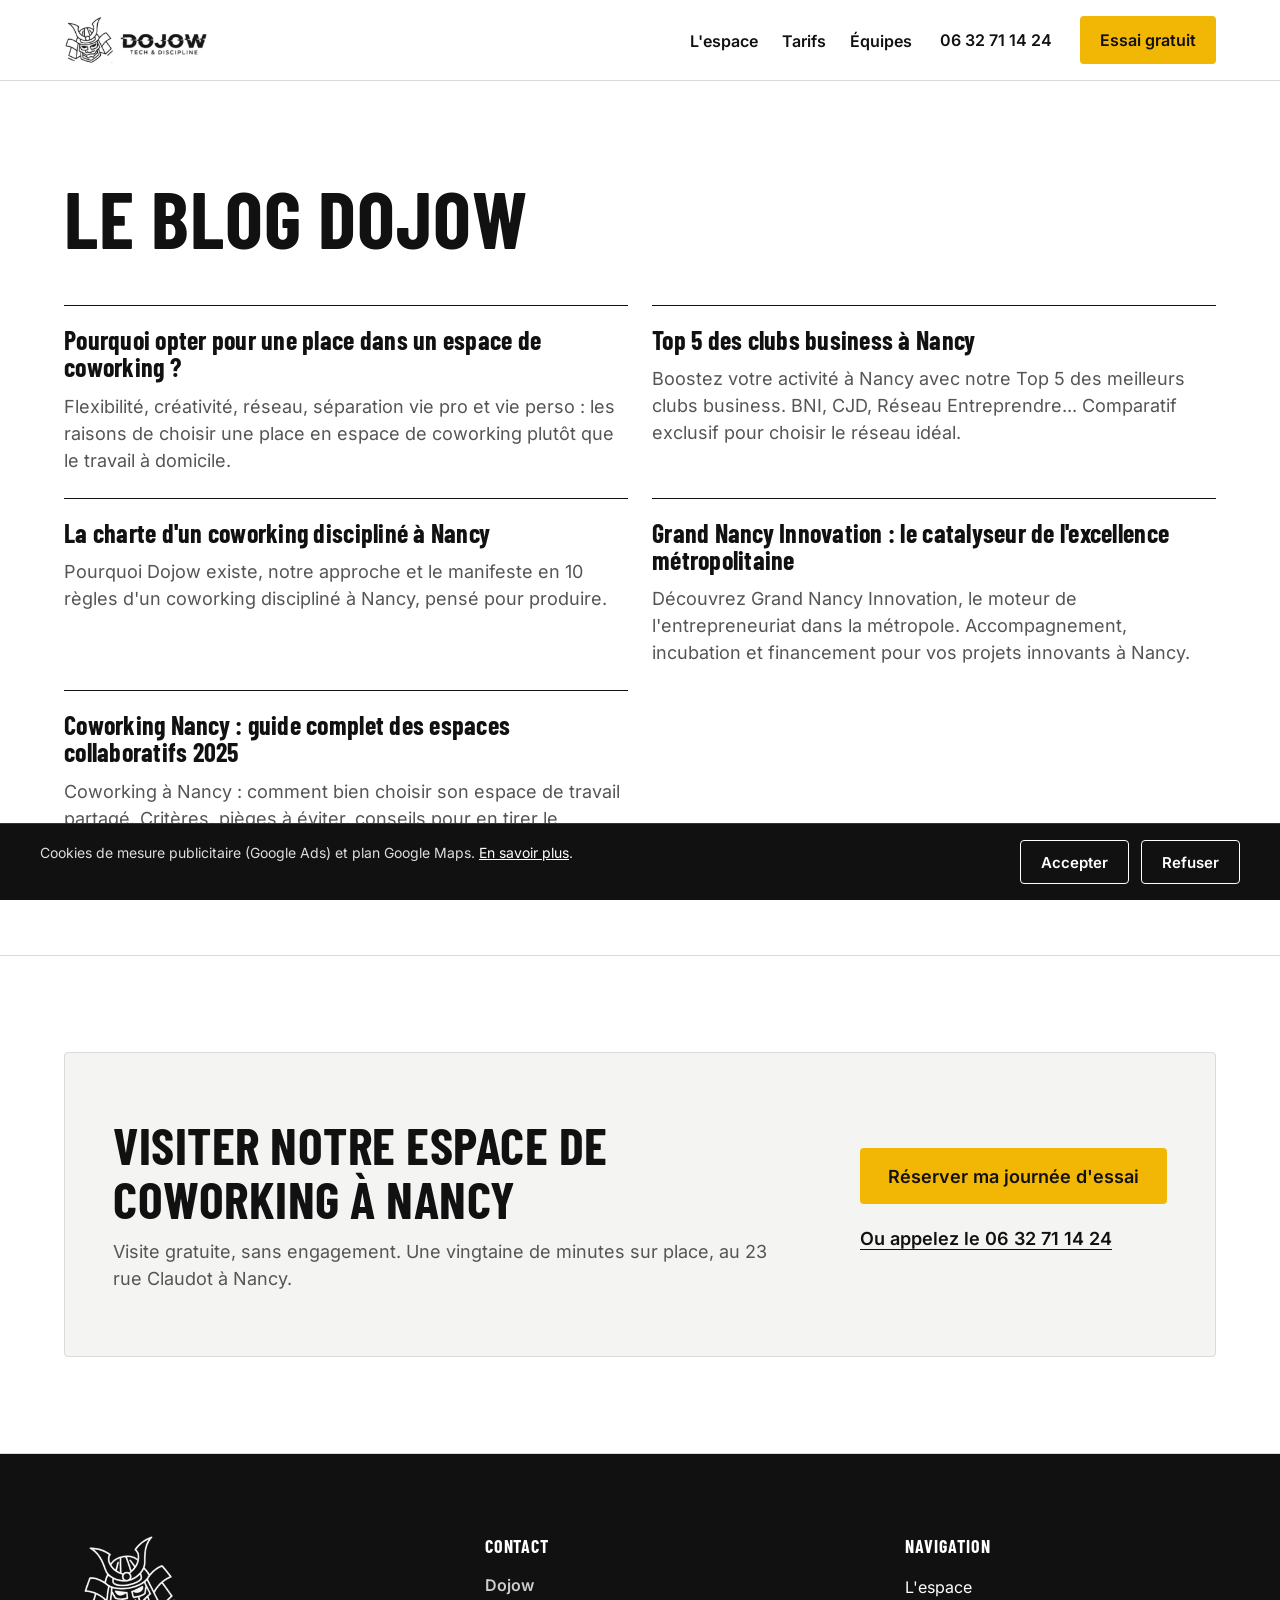
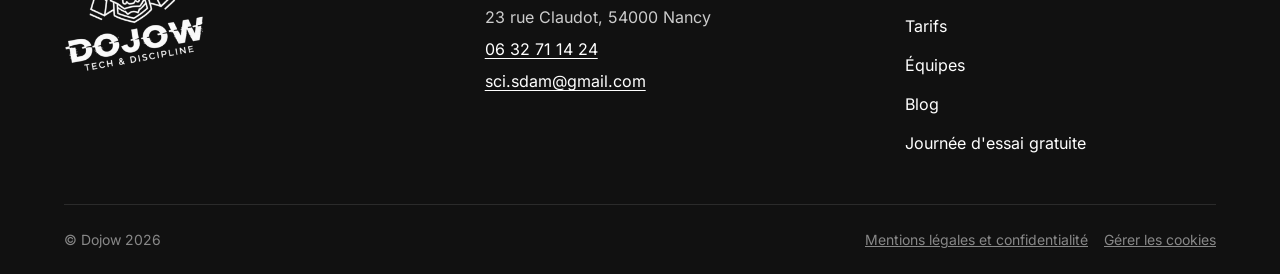
<file: blog-list.html>
<!DOCTYPE html>
<html lang="fr">
<head>
  <meta charset="utf-8">
  <meta name="viewport" content="width=device-width, initial-scale=1">
  <title>Blog du coworking Dojow à Nancy | Dojow</title>
  <meta name="description" content="Les articles du coworking Dojow à Nancy : choisir son espace de coworking, réseaux d&#x27;entrepreneurs, écosystème nancéien et charte d&#x27;un coworking discipliné.">
  <link rel="canonical" href="https://www.dojow.fr/blog-list">
  <meta property="og:type" content="website">
  <meta property="og:locale" content="fr_FR">
  <meta property="og:site_name" content="Dojow">
  <meta property="og:title" content="Blog du coworking Dojow à Nancy | Dojow">
  <meta property="og:description" content="Les articles du coworking Dojow à Nancy : choisir son espace de coworking, réseaux d&#x27;entrepreneurs, écosystème nancéien et charte d&#x27;un coworking discipliné.">
  <meta property="og:url" content="https://www.dojow.fr/blog-list">
  <meta property="og:image" content="https://www.dojow.fr/assets/img/brand/og-dojow.jpg">
  <link rel="icon" href="/assets/img/brand/favicon.png">
  <link rel="preload" href="/assets/fonts/barlow-condensed-700.woff2" as="font" type="font/woff2" crossorigin>
  <link rel="stylesheet" href="/assets/css/style.css">
  <script type="application/ld+json">
  {
    "@context": "https://schema.org",
    "@type": "BreadcrumbList",
    "itemListElement": [
      {
        "@type": "ListItem",
        "position": 1,
        "name": "Accueil",
        "item": "https://www.dojow.fr/"
      },
      {
        "@type": "ListItem",
        "position": 2,
        "name": "Blog",
        "item": "https://www.dojow.fr/blog-list"
      }
    ]
  }
  </script>
</head>
<body>

  <a href="#contenu-principal" class="skip-link">Aller au contenu</a>

  <!-- =========================================================================
       6.1 Header (avec le nouveau logo Dojow fourni)
       ========================================================================= -->
  <header class="site-header">
    <div class="container header-inner">
      <a href="/" class="header-brand">
        <img src="/assets/img/brand/logo-dojow.png" alt="Dojow, coworking à Nancy" class="header-logo" width="972" height="324">
      </a>

      <!-- Navigation desktop -->
      <nav class="nav-desktop" aria-label="Navigation principale">
        <ul class="nav-links">
          <li><a href="/#lieu" class="nav-link">L'espace</a></li>
          <li><a href="/#tarifs" class="nav-link">Tarifs</a></li>
          <li><a href="/#equipes" class="nav-link">Équipes</a></li>
        </ul>
        <a href="tel:+33632711424" class="header-phone">06 32 71 14 24</a>
        <a href="/#visite" class="btn btn-primary header-cta">Essai gratuit</a>
      </nav>

      <!-- Actions mobile -->
      <div class="header-mobile-actions">
        <a href="tel:+33632711424" class="btn-icon" aria-label="Appeler Dojow au 06 32 71 14 24">
          <svg viewBox="0 0 24 24" aria-hidden="true">
            <path d="M22 16.92v3a2 2 0 0 1-2.18 2 19.79 19.79 0 0 1-8.63-3.07 19.5 19.5 0 0 1-6-6 19.79 19.79 0 0 1-3.07-8.67A2 2 0 0 1 4.11 2h3a2 2 0 0 1 2 1.72 12.84 12.84 0 0 0 .7 2.81 2 2 0 0 1-.45 2.11L8.09 9.91a16 16 0 0 0 6 6l1.27-1.27a2 2 0 0 1 2.11-.45 12.84 12.84 0 0 0 2.81.7A2 2 0 0 1 22 16.92z"></path>
          </svg>
        </a>
        <button type="button" class="btn-icon" data-action="toggle-menu" aria-expanded="false" aria-controls="menu-mobile" aria-label="Ouvrir le menu">
          <svg viewBox="0 0 24 24" aria-hidden="true">
            <line x1="3" y1="6" x2="21" y2="6"></line>
            <line x1="3" y1="12" x2="21" y2="12"></line>
            <line x1="3" y1="18" x2="21" y2="18"></line>
          </svg>
        </button>
      </div>
    </div>
  </header>

  <!-- Menu mobile plein écran -->
  <div id="menu-mobile" class="menu-mobile" role="dialog" aria-modal="true" aria-label="Menu principal">
    <div class="menu-mobile-header">
      <img src="/assets/img/brand/logo-dojow.png" alt="Dojow" class="header-logo" width="972" height="324">
      <button type="button" class="btn-icon" data-action="close-menu" aria-label="Fermer le menu">
        <svg viewBox="0 0 24 24" aria-hidden="true">
          <line x1="18" y1="6" x2="6" y2="18"></line>
          <line x1="6" y1="6" x2="18" y2="18"></line>
        </svg>
      </button>
    </div>
    <nav class="menu-mobile-nav" aria-label="Menu de navigation mobile">
      <a href="/#lieu" class="menu-mobile-link">L'espace</a>
      <a href="/#tarifs" class="menu-mobile-link">Tarifs</a>
      <a href="/#equipes" class="menu-mobile-link">Équipes</a>
    </nav>
    <div class="menu-mobile-footer">
      <a href="tel:+33632711424" class="menu-mobile-phone">06 32 71 14 24</a>
      <a href="/#visite" class="btn btn-primary">Essai gratuit</a>
    </div>
  </div>

  <main id="contenu-principal">

    <!-- À VALIDER : titre et meta description de la page Blog (nouveaux textes) -->
    <section class="section" aria-labelledby="titre-blog">
      <div class="container">
        <h1 id="titre-blog" class="section-header">Le blog Dojow</h1>
        <ul class="blog-liste">
          <li class="blog-carte">
            <h2><a href="/blog-post4">Pourquoi opter pour une place dans un espace de coworking ?</a></h2>
            <p>Flexibilité, créativité, réseau, séparation vie pro et vie perso : les raisons de choisir une place en espace de coworking plutôt que le travail à domicile.</p>
          </li>
          <li class="blog-carte">
            <h2><a href="/top-5-des-clubs-business-a-nancy">Top 5 des clubs business à Nancy</a></h2>
            <p>Boostez votre activité à Nancy avec notre Top 5 des meilleurs clubs business. BNI, CJD, Réseau Entreprendre... Comparatif exclusif pour choisir le réseau idéal.</p>
          </li>
          <li class="blog-carte">
            <h2><a href="/le-code-espace-de-travail-nancy">La charte d'un coworking discipliné à Nancy</a></h2>
            <p>Pourquoi Dojow existe, notre approche et le manifeste en 10 règles d'un coworking discipliné à Nancy, pensé pour produire.</p>
          </li>
          <li class="blog-carte">
            <h2><a href="/grand-nancy-innovation-coworking">Grand Nancy Innovation : le catalyseur de l'excellence métropolitaine</a></h2>
            <p>Découvrez Grand Nancy Innovation, le moteur de l'entrepreneuriat dans la métropole. Accompagnement, incubation et financement pour vos projets innovants à Nancy.</p>
          </li>
          <li class="blog-carte">
            <h2><a href="/coworking-nancy-guide-complet-des-espaces-collaboratifs-2025">Coworking Nancy : guide complet des espaces collaboratifs 2025</a></h2>
            <p>Coworking à Nancy : comment bien choisir son espace de travail partagé. Critères, pièges à éviter, conseils pour en tirer le meilleur et FAQ pour entrepreneurs et freelances.</p>
          </li>
        </ul>
      </div>
    </section>

    <section class="section" aria-labelledby="titre-cta-final">
      <div class="container">
        <div class="bloc-cta-final">
          <div class="bloc-cta-content">
            <h2 id="titre-cta-final">Visiter notre espace de coworking à Nancy</h2>
            <p>Visite gratuite, sans engagement. Une vingtaine de minutes sur place, au 23 rue Claudot à Nancy.</p>
          </div>
          <div class="bloc-cta-actions">
            <a href="/#visite" class="btn btn-primary">Réserver ma journée d'essai</a>
            <a href="tel:+33632711424" class="link-secondary">Ou appelez le 06 32 71 14 24</a>
          </div>
        </div>
      </div>
    </section>

  </main>

  <!-- =========================================================================
       5.5 Barre d'action collante sur mobile (< 768 px)
       ========================================================================= -->
  <aside id="sticky-mobile-bar" class="sticky-mobile-bar" aria-label="Action rapide">
    <a href="/#visite" class="btn btn-primary">Réserver ma journée d'essai</a>
    <a href="tel:+33632711424" class="sticky-phone-btn" aria-label="Appeler Dojow au 06 32 71 14 24">
      <svg viewBox="0 0 24 24" aria-hidden="true">
        <path d="M22 16.92v3a2 2 0 0 1-2.18 2 19.79 19.79 0 0 1-8.63-3.07 19.5 19.5 0 0 1-6-6 19.79 19.79 0 0 1-3.07-8.67A2 2 0 0 1 4.11 2h3a2 2 0 0 1 2 1.72 12.84 12.84 0 0 0 .7 2.81 2 2 0 0 1-.45 2.11L8.09 9.91a16 16 0 0 0 6 6l1.27-1.27a2 2 0 0 1 2.11-.45 12.84 12.84 0 0 0 2.81.7A2 2 0 0 1 22 16.92z"></path>
      </svg>
    </a>
  </aside>

  <!-- =========================================================================
       10. Bandeau Cookies
       ========================================================================= -->
  <!-- À VALIDER : texte du bandeau modifié (SPEC 10) suite à l'affichage direct de la carte Google Maps -->
  <aside id="cookie-banner" class="cookie-banner" aria-label="Gestion des cookies">
    <div class="cookie-inner">
      <p class="cookie-text">
        Cookies de mesure publicitaire (Google Ads) et plan Google Maps. <a href="/mentions-legales-politique-de-confidentialite">En savoir plus</a>.
      </p>
      <div class="cookie-actions">
        <button type="button" id="cookie-accept" class="btn-cookie">Accepter</button>
        <button type="button" id="cookie-deny" class="btn-cookie">Refuser</button>
      </div>
    </div>
  </aside>

  <!-- =========================================================================
       6.2 Footer (avec le logo blanc haute résolution)
       ========================================================================= -->
  <footer class="site-footer">
    <div class="container">
      <div class="footer-grid">
        <!-- Colonne 1 : Logo blanc & Signature -->
        <div class="footer-col">
          <!-- Logo vertical : la signature « Tech & Discipline » fait partie du logo -->
          <img src="/assets/img/brand/logo-dojow-vertical-white.png" alt="Dojow, Tech &amp; Discipline" class="footer-logo" width="480" height="470" loading="lazy" decoding="async">
        </div>

        <!-- Colonne 2 : Coordonnées identiques à la fiche Google Business -->
        <div class="footer-col">
          <h3>Contact</h3>
          <ul class="footer-nap">
            <li><strong>Dojow</strong></li>
            <li>23 rue Claudot, 54000 Nancy</li>
            <li><a href="tel:+33632711424">06 32 71 14 24</a></li>
            <li><a href="mailto:sci.sdam@gmail.com">sci.sdam@gmail.com</a></li>
          </ul>
        </div>

        <!-- Colonne 3 : Navigation -->
        <div class="footer-col">
          <h3>Navigation</h3>
          <ul class="footer-nav-list">
            <li><a href="/#lieu">L'espace</a></li>
            <li><a href="/#tarifs">Tarifs</a></li>
            <li><a href="/#equipes">Équipes</a></li>
            <li><a href="/blog-list">Blog</a></li>
            <li><a href="/#visite">Journée d'essai gratuite</a></li>
          </ul>
        </div>
      </div>

      <!-- Ligne inférieure -->
      <div class="footer-bottom">
        <div>© Dojow <span data-year></span></div>
        <div class="footer-bottom-links">
          <a href="/mentions-legales-politique-de-confidentialite">Mentions légales et confidentialité</a>
          <button type="button" class="btn-link" data-action="manage-cookies">Gérer les cookies</button>
        </div>
      </div>
    </div>
  </footer>

  <script src="/assets/js/main.js"></script>
</body>
</html>
</file>
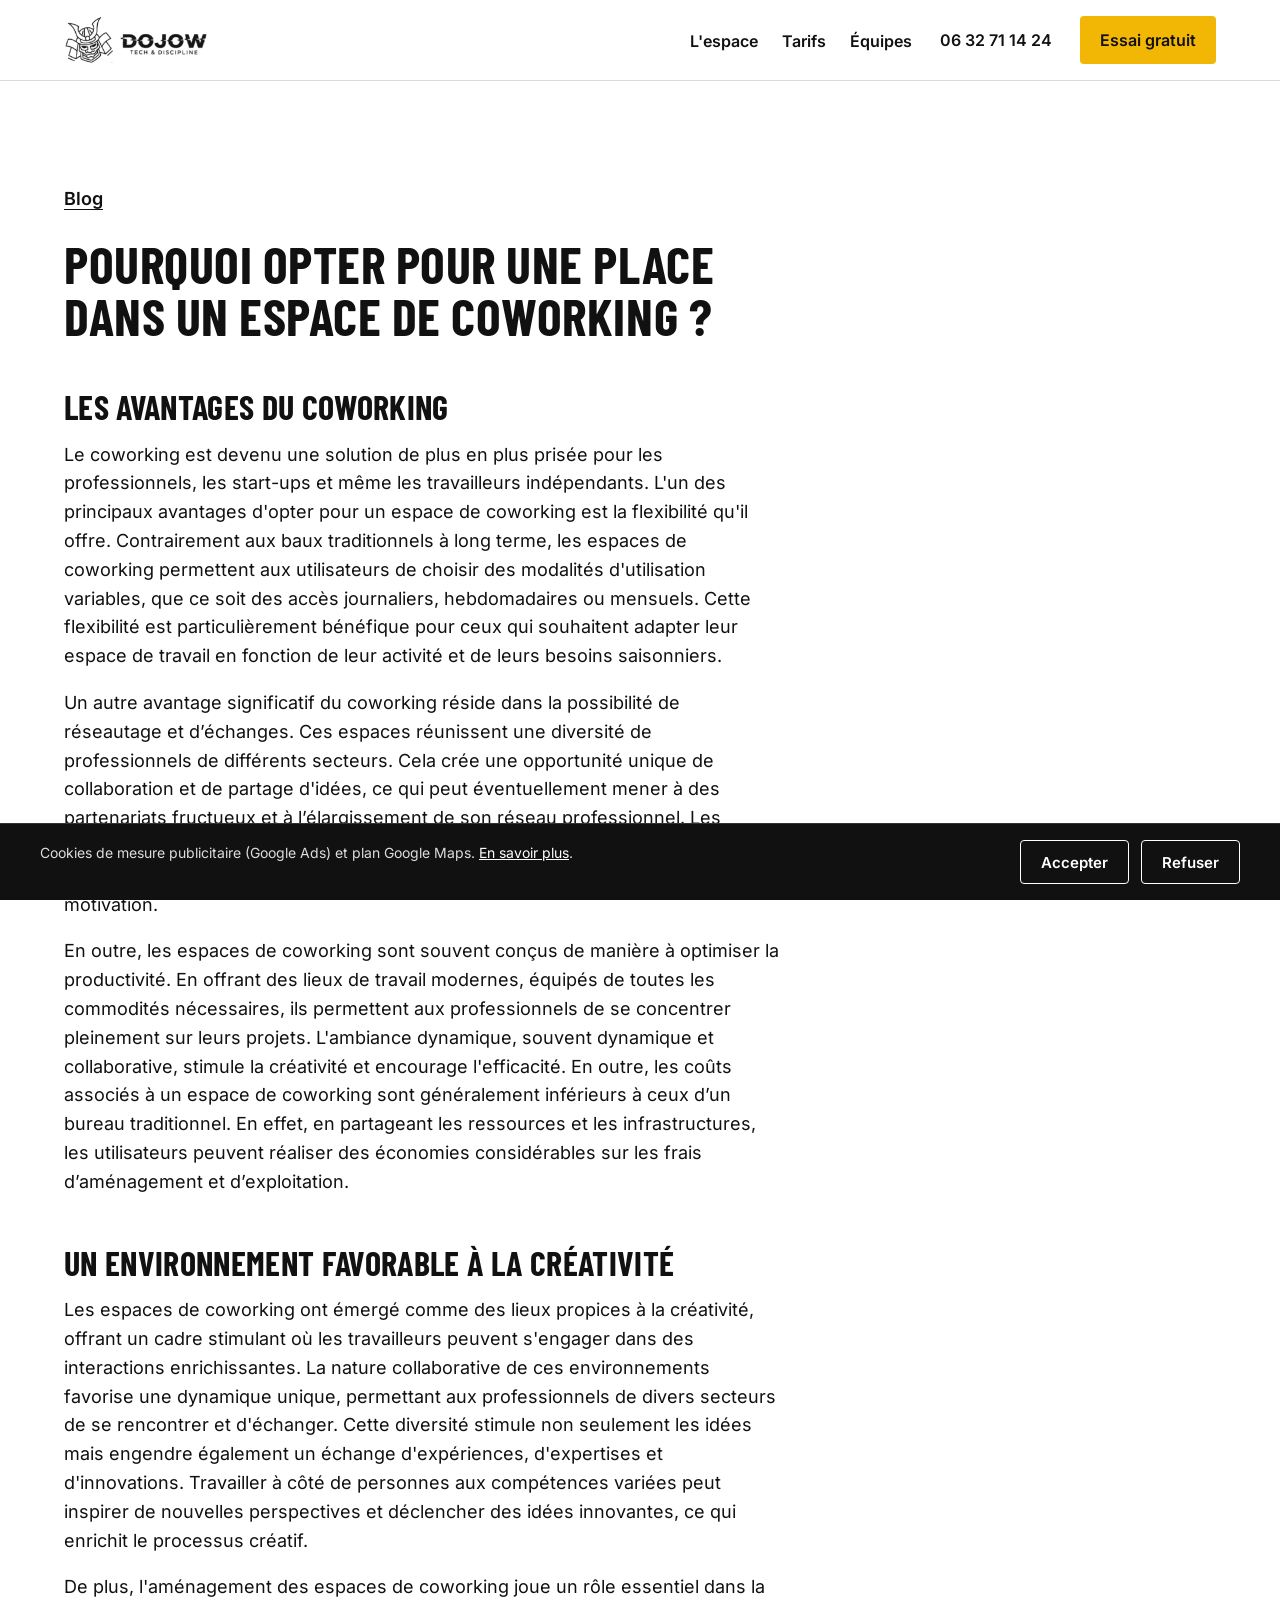
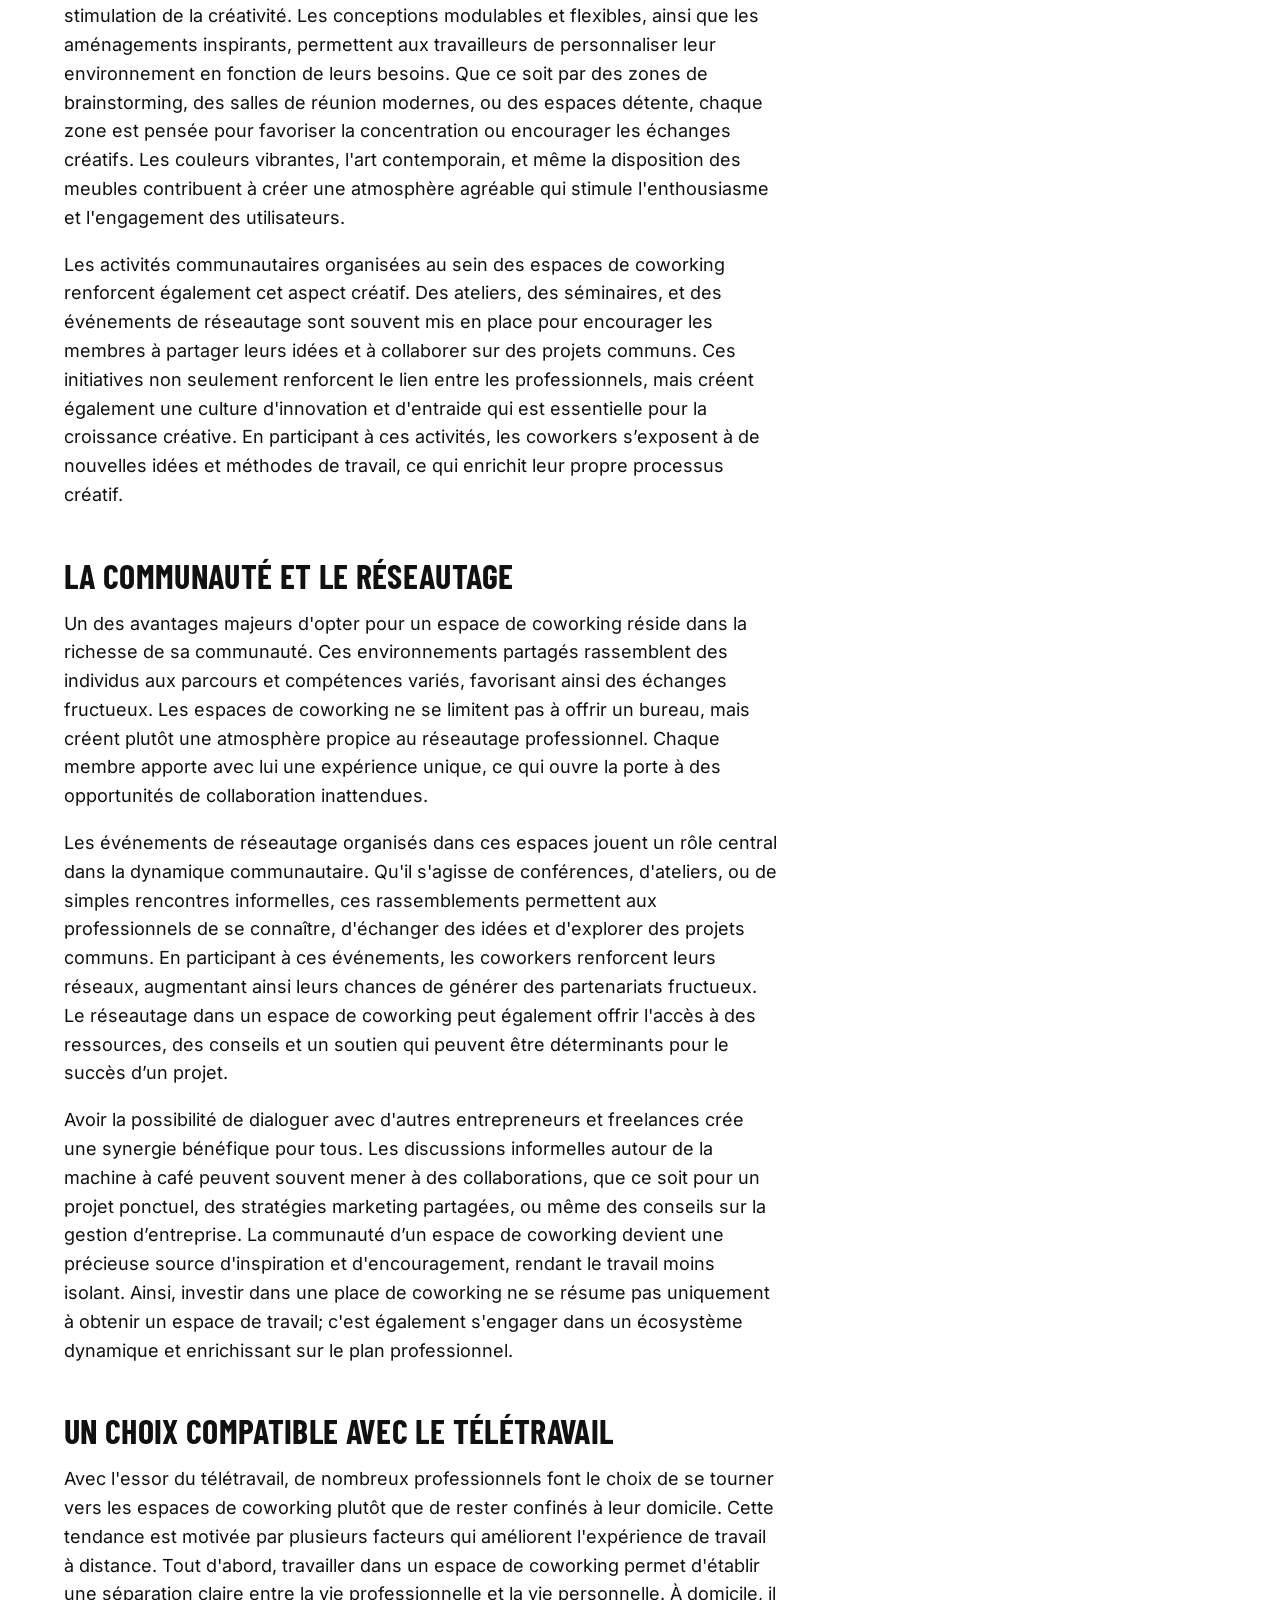
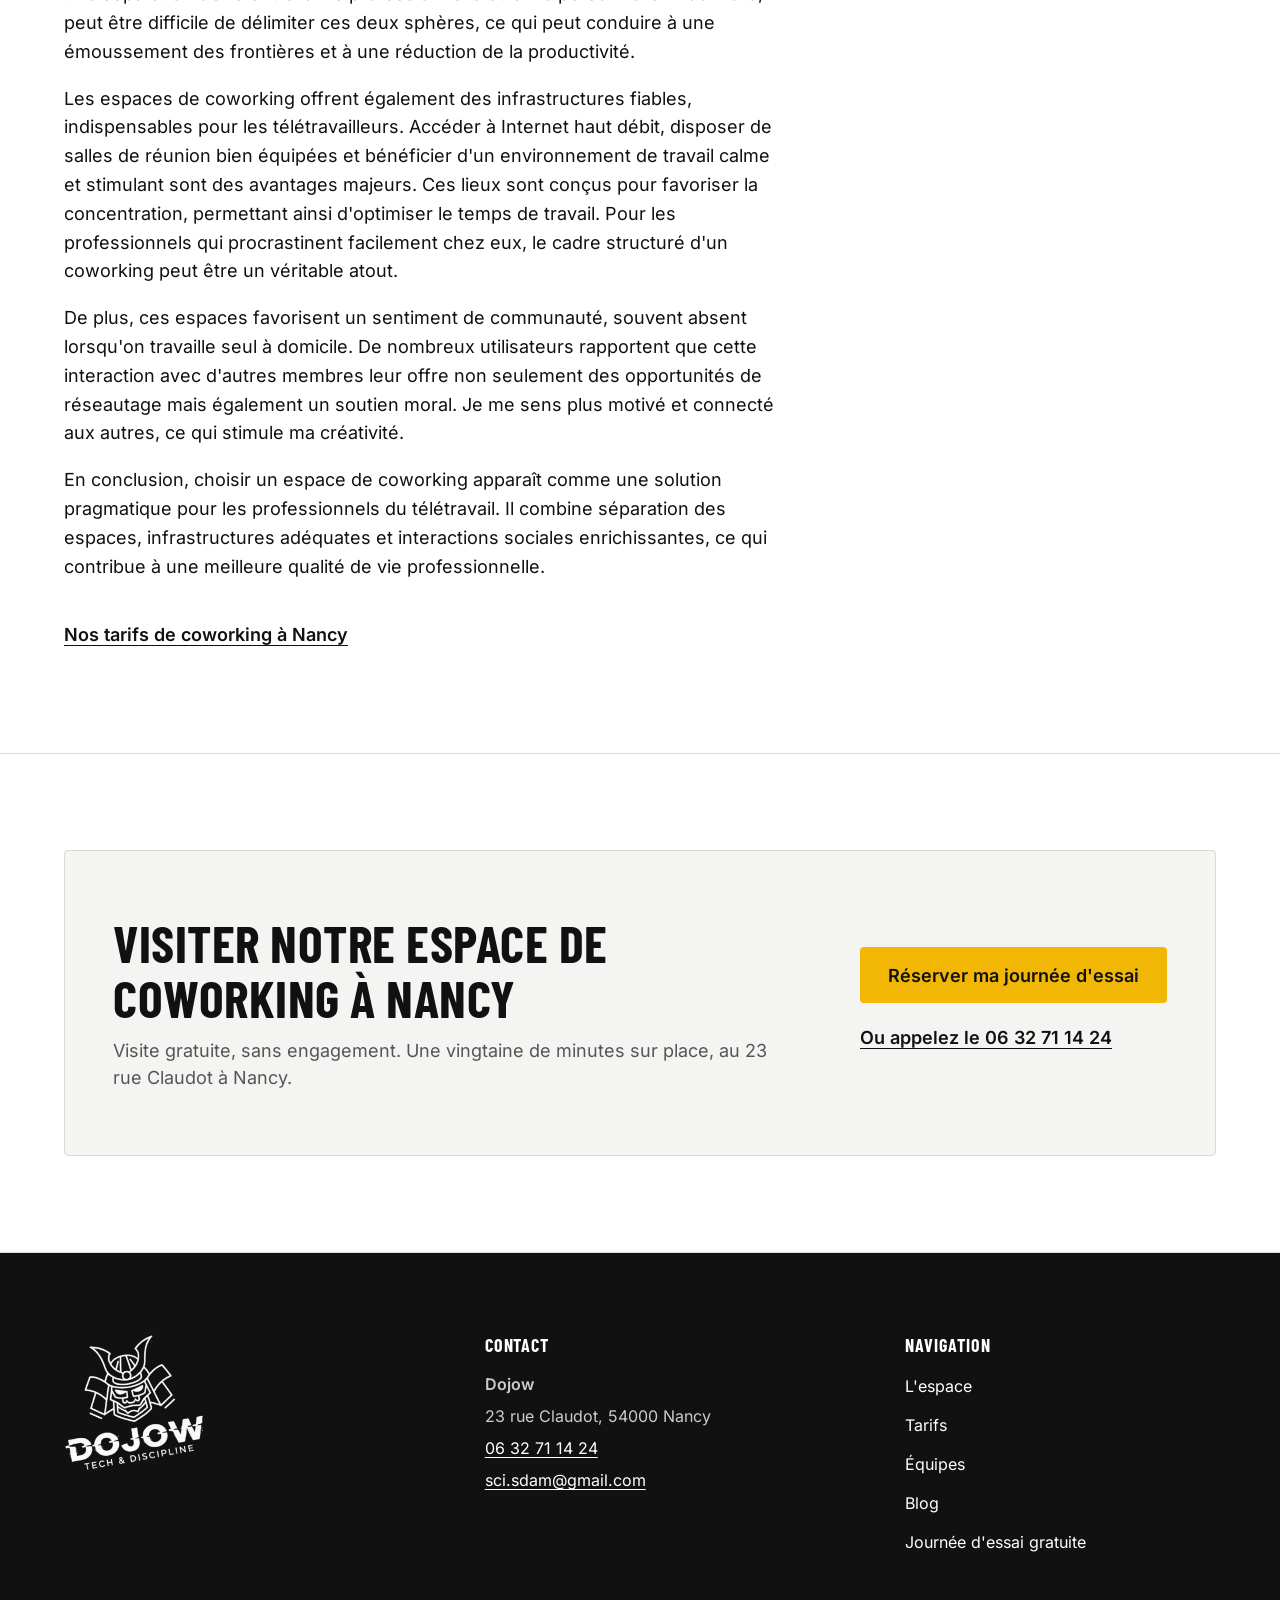
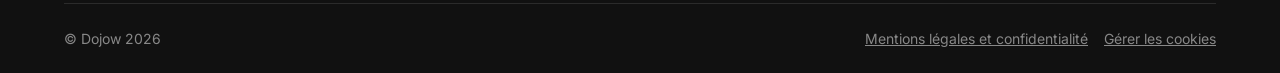
<file: blog-post4.html>
<!DOCTYPE html>
<html lang="fr">
<head>
  <meta charset="utf-8">
  <meta name="viewport" content="width=device-width, initial-scale=1">
  <title>Pourquoi opter pour une place dans un espace de coworking ? | Dojow</title>
  <meta name="description" content="Flexibilité, créativité, réseau, séparation vie pro et vie perso : les raisons de choisir une place en espace de coworking plutôt que le travail à domicile.">
  <link rel="canonical" href="https://www.dojow.fr/blog-post4">
  <meta property="og:type" content="website">
  <meta property="og:locale" content="fr_FR">
  <meta property="og:site_name" content="Dojow">
  <meta property="og:title" content="Pourquoi opter pour une place dans un espace de coworking ? | Dojow">
  <meta property="og:description" content="Flexibilité, créativité, réseau, séparation vie pro et vie perso : les raisons de choisir une place en espace de coworking plutôt que le travail à domicile.">
  <meta property="og:url" content="https://www.dojow.fr/blog-post4">
  <meta property="og:image" content="https://www.dojow.fr/assets/img/brand/og-dojow.jpg">
  <link rel="icon" href="/assets/img/brand/favicon.png">
  <link rel="preload" href="/assets/fonts/barlow-condensed-700.woff2" as="font" type="font/woff2" crossorigin>
  <link rel="stylesheet" href="/assets/css/style.css">
  <script type="application/ld+json">
  {
    "@context": "https://schema.org",
    "@type": "BreadcrumbList",
    "itemListElement": [
      {
        "@type": "ListItem",
        "position": 1,
        "name": "Accueil",
        "item": "https://www.dojow.fr/"
      },
      {
        "@type": "ListItem",
        "position": 2,
        "name": "Blog",
        "item": "https://www.dojow.fr/blog-list"
      },
      {
        "@type": "ListItem",
        "position": 3,
        "name": "Pourquoi opter pour une place dans un espace de coworking ?",
        "item": "https://www.dojow.fr/blog-post4"
      }
    ]
  }
  </script>
</head>
<body>

  <a href="#contenu-principal" class="skip-link">Aller au contenu</a>

  <!-- =========================================================================
       6.1 Header (avec le nouveau logo Dojow fourni)
       ========================================================================= -->
  <header class="site-header">
    <div class="container header-inner">
      <a href="/" class="header-brand">
        <img src="/assets/img/brand/logo-dojow.png" alt="Dojow, coworking à Nancy" class="header-logo" width="972" height="324">
      </a>

      <!-- Navigation desktop -->
      <nav class="nav-desktop" aria-label="Navigation principale">
        <ul class="nav-links">
          <li><a href="/#lieu" class="nav-link">L'espace</a></li>
          <li><a href="/#tarifs" class="nav-link">Tarifs</a></li>
          <li><a href="/#equipes" class="nav-link">Équipes</a></li>
        </ul>
        <a href="tel:+33632711424" class="header-phone">06 32 71 14 24</a>
        <a href="/#visite" class="btn btn-primary header-cta">Essai gratuit</a>
      </nav>

      <!-- Actions mobile -->
      <div class="header-mobile-actions">
        <a href="tel:+33632711424" class="btn-icon" aria-label="Appeler Dojow au 06 32 71 14 24">
          <svg viewBox="0 0 24 24" aria-hidden="true">
            <path d="M22 16.92v3a2 2 0 0 1-2.18 2 19.79 19.79 0 0 1-8.63-3.07 19.5 19.5 0 0 1-6-6 19.79 19.79 0 0 1-3.07-8.67A2 2 0 0 1 4.11 2h3a2 2 0 0 1 2 1.72 12.84 12.84 0 0 0 .7 2.81 2 2 0 0 1-.45 2.11L8.09 9.91a16 16 0 0 0 6 6l1.27-1.27a2 2 0 0 1 2.11-.45 12.84 12.84 0 0 0 2.81.7A2 2 0 0 1 22 16.92z"></path>
          </svg>
        </a>
        <button type="button" class="btn-icon" data-action="toggle-menu" aria-expanded="false" aria-controls="menu-mobile" aria-label="Ouvrir le menu">
          <svg viewBox="0 0 24 24" aria-hidden="true">
            <line x1="3" y1="6" x2="21" y2="6"></line>
            <line x1="3" y1="12" x2="21" y2="12"></line>
            <line x1="3" y1="18" x2="21" y2="18"></line>
          </svg>
        </button>
      </div>
    </div>
  </header>

  <!-- Menu mobile plein écran -->
  <div id="menu-mobile" class="menu-mobile" role="dialog" aria-modal="true" aria-label="Menu principal">
    <div class="menu-mobile-header">
      <img src="/assets/img/brand/logo-dojow.png" alt="Dojow" class="header-logo" width="972" height="324">
      <button type="button" class="btn-icon" data-action="close-menu" aria-label="Fermer le menu">
        <svg viewBox="0 0 24 24" aria-hidden="true">
          <line x1="18" y1="6" x2="6" y2="18"></line>
          <line x1="6" y1="6" x2="18" y2="18"></line>
        </svg>
      </button>
    </div>
    <nav class="menu-mobile-nav" aria-label="Menu de navigation mobile">
      <a href="/#lieu" class="menu-mobile-link">L'espace</a>
      <a href="/#tarifs" class="menu-mobile-link">Tarifs</a>
      <a href="/#equipes" class="menu-mobile-link">Équipes</a>
    </nav>
    <div class="menu-mobile-footer">
      <a href="tel:+33632711424" class="menu-mobile-phone">06 32 71 14 24</a>
      <a href="/#visite" class="btn btn-primary">Essai gratuit</a>
    </div>
  </div>

  <main id="contenu-principal">

    <!-- Article de l'ancien site, repris le 22/09/2026. Faux témoignage d'un « designer freelance » retiré (règle 1). Meta description réécrite (l'ancienne était vide). -->
    <article class="section article" aria-labelledby="titre-article">
      <div class="container">
        <div class="article-contenu">
          <p class="article-retour"><a href="/blog-list" class="link-secondary">Blog</a></p>
          <h1 id="titre-article">Pourquoi opter pour une place dans un espace de coworking ?</h1>
          <h2>Les avantages du coworking</h2>
          <p>Le coworking est devenu une solution de plus en plus prisée pour les professionnels, les start-ups et même les travailleurs indépendants. L'un des principaux avantages d'opter pour un espace de coworking est la flexibilité qu'il offre. Contrairement aux baux traditionnels à long terme, les espaces de coworking permettent aux utilisateurs de choisir des modalités d'utilisation variables, que ce soit des accès journaliers, hebdomadaires ou mensuels. Cette flexibilité est particulièrement bénéfique pour ceux qui souhaitent adapter leur espace de travail en fonction de leur activité et de leurs besoins saisonniers.</p>
          <p>Un autre avantage significatif du coworking réside dans la possibilité de réseautage et d’échanges. Ces espaces réunissent une diversité de professionnels de différents secteurs. Cela crée une opportunité unique de collaboration et de partage d'idées, ce qui peut éventuellement mener à des partenariats fructueux et à l’élargissement de son réseau professionnel. Les interactions quotidiennes avec d'autres membres du coworking favorisent un environnement de travail enrichissant et incitatif, où l'on peut trouver inspiration et motivation.</p>
          <p>En outre, les espaces de coworking sont souvent conçus de manière à optimiser la productivité. En offrant des lieux de travail modernes, équipés de toutes les commodités nécessaires, ils permettent aux professionnels de se concentrer pleinement sur leurs projets. L'ambiance dynamique, souvent dynamique et collaborative, stimule la créativité et encourage l'efficacité. En outre, les coûts associés à un espace de coworking sont généralement inférieurs à ceux d’un bureau traditionnel. En effet, en partageant les ressources et les infrastructures, les utilisateurs peuvent réaliser des économies considérables sur les frais d’aménagement et d’exploitation.</p>
          <h2>Un environnement favorable à la créativité</h2>
          <p>Les espaces de coworking ont émergé comme des lieux propices à la créativité, offrant un cadre stimulant où les travailleurs peuvent s'engager dans des interactions enrichissantes. La nature collaborative de ces environnements favorise une dynamique unique, permettant aux professionnels de divers secteurs de se rencontrer et d'échanger. Cette diversité stimule non seulement les idées mais engendre également un échange d'expériences, d'expertises et d'innovations. Travailler à côté de personnes aux compétences variées peut inspirer de nouvelles perspectives et déclencher des idées innovantes, ce qui enrichit le processus créatif.</p>
          <p>De plus, l'aménagement des espaces de coworking joue un rôle essentiel dans la stimulation de la créativité. Les conceptions modulables et flexibles, ainsi que les aménagements inspirants, permettent aux travailleurs de personnaliser leur environnement en fonction de leurs besoins. Que ce soit par des zones de brainstorming, des salles de réunion modernes, ou des espaces détente, chaque zone est pensée pour favoriser la concentration ou encourager les échanges créatifs. Les couleurs vibrantes, l'art contemporain, et même la disposition des meubles contribuent à créer une atmosphère agréable qui stimule l'enthousiasme et l'engagement des utilisateurs.</p>
          <p>Les activités communautaires organisées au sein des espaces de coworking renforcent également cet aspect créatif. Des ateliers, des séminaires, et des événements de réseautage sont souvent mis en place pour encourager les membres à partager leurs idées et à collaborer sur des projets communs. Ces initiatives non seulement renforcent le lien entre les professionnels, mais créent également une culture d'innovation et d'entraide qui est essentielle pour la croissance créative. En participant à ces activités, les coworkers s’exposent à de nouvelles idées et méthodes de travail, ce qui enrichit leur propre processus créatif.</p>
          <h2>La communauté et le réseautage</h2>
          <p>Un des avantages majeurs d'opter pour un espace de coworking réside dans la richesse de sa communauté. Ces environnements partagés rassemblent des individus aux parcours et compétences variés, favorisant ainsi des échanges fructueux. Les espaces de coworking ne se limitent pas à offrir un bureau, mais créent plutôt une atmosphère propice au réseautage professionnel. Chaque membre apporte avec lui une expérience unique, ce qui ouvre la porte à des opportunités de collaboration inattendues.</p>
          <p>Les événements de réseautage organisés dans ces espaces jouent un rôle central dans la dynamique communautaire. Qu'il s'agisse de conférences, d'ateliers, ou de simples rencontres informelles, ces rassemblements permettent aux professionnels de se connaître, d'échanger des idées et d'explorer des projets communs. En participant à ces événements, les coworkers renforcent leurs réseaux, augmentant ainsi leurs chances de générer des partenariats fructueux. Le réseautage dans un espace de coworking peut également offrir l'accès à des ressources, des conseils et un soutien qui peuvent être déterminants pour le succès d’un projet.</p>
          <p>Avoir la possibilité de dialoguer avec d'autres entrepreneurs et freelances crée une synergie bénéfique pour tous. Les discussions informelles autour de la machine à café peuvent souvent mener à des collaborations, que ce soit pour un projet ponctuel, des stratégies marketing partagées, ou même des conseils sur la gestion d’entreprise. La communauté d’un espace de coworking devient une précieuse source d'inspiration et d'encouragement, rendant le travail moins isolant. Ainsi, investir dans une place de coworking ne se résume pas uniquement à obtenir un espace de travail; c'est également s'engager dans un écosystème dynamique et enrichissant sur le plan professionnel.</p>
          <h2>Un choix compatible avec le télétravail</h2>
          <p>Avec l'essor du télétravail, de nombreux professionnels font le choix de se tourner vers les espaces de coworking plutôt que de rester confinés à leur domicile. Cette tendance est motivée par plusieurs facteurs qui améliorent l'expérience de travail à distance. Tout d'abord, travailler dans un espace de coworking permet d'établir une séparation claire entre la vie professionnelle et la vie personnelle. À domicile, il peut être difficile de délimiter ces deux sphères, ce qui peut conduire à une émoussement des frontières et à une réduction de la productivité.</p>
          <p>Les espaces de coworking offrent également des infrastructures fiables, indispensables pour les télétravailleurs. Accéder à Internet haut débit, disposer de salles de réunion bien équipées et bénéficier d'un environnement de travail calme et stimulant sont des avantages majeurs. Ces lieux sont conçus pour favoriser la concentration, permettant ainsi d'optimiser le temps de travail. Pour les professionnels qui procrastinent facilement chez eux, le cadre structuré d'un coworking peut être un véritable atout.</p>
          <p>De plus, ces espaces favorisent un sentiment de communauté, souvent absent lorsqu'on travaille seul à domicile. De nombreux utilisateurs rapportent que cette interaction avec d'autres membres leur offre non seulement des opportunités de réseautage mais également un soutien moral. Je me sens plus motivé et connecté aux autres, ce qui stimule ma créativité.</p>
          <p>En conclusion, choisir un espace de coworking apparaît comme une solution pragmatique pour les professionnels du télétravail. Il combine séparation des espaces, infrastructures adéquates et interactions sociales enrichissantes, ce qui contribue à une meilleure qualité de vie professionnelle.</p>
          <p class="section-lien"><a href="/#tarifs" class="link-secondary">Nos tarifs de coworking à Nancy</a></p>
        </div>
      </div>
    </article>

    <section class="section" aria-labelledby="titre-cta-final">
      <div class="container">
        <div class="bloc-cta-final">
          <div class="bloc-cta-content">
            <h2 id="titre-cta-final">Visiter notre espace de coworking à Nancy</h2>
            <p>Visite gratuite, sans engagement. Une vingtaine de minutes sur place, au 23 rue Claudot à Nancy.</p>
          </div>
          <div class="bloc-cta-actions">
            <a href="/#visite" class="btn btn-primary">Réserver ma journée d'essai</a>
            <a href="tel:+33632711424" class="link-secondary">Ou appelez le 06 32 71 14 24</a>
          </div>
        </div>
      </div>
    </section>

  </main>

  <!-- =========================================================================
       5.5 Barre d'action collante sur mobile (< 768 px)
       ========================================================================= -->
  <aside id="sticky-mobile-bar" class="sticky-mobile-bar" aria-label="Action rapide">
    <a href="/#visite" class="btn btn-primary">Réserver ma journée d'essai</a>
    <a href="tel:+33632711424" class="sticky-phone-btn" aria-label="Appeler Dojow au 06 32 71 14 24">
      <svg viewBox="0 0 24 24" aria-hidden="true">
        <path d="M22 16.92v3a2 2 0 0 1-2.18 2 19.79 19.79 0 0 1-8.63-3.07 19.5 19.5 0 0 1-6-6 19.79 19.79 0 0 1-3.07-8.67A2 2 0 0 1 4.11 2h3a2 2 0 0 1 2 1.72 12.84 12.84 0 0 0 .7 2.81 2 2 0 0 1-.45 2.11L8.09 9.91a16 16 0 0 0 6 6l1.27-1.27a2 2 0 0 1 2.11-.45 12.84 12.84 0 0 0 2.81.7A2 2 0 0 1 22 16.92z"></path>
      </svg>
    </a>
  </aside>

  <!-- =========================================================================
       10. Bandeau Cookies
       ========================================================================= -->
  <!-- À VALIDER : texte du bandeau modifié (SPEC 10) suite à l'affichage direct de la carte Google Maps -->
  <aside id="cookie-banner" class="cookie-banner" aria-label="Gestion des cookies">
    <div class="cookie-inner">
      <p class="cookie-text">
        Cookies de mesure publicitaire (Google Ads) et plan Google Maps. <a href="/mentions-legales-politique-de-confidentialite">En savoir plus</a>.
      </p>
      <div class="cookie-actions">
        <button type="button" id="cookie-accept" class="btn-cookie">Accepter</button>
        <button type="button" id="cookie-deny" class="btn-cookie">Refuser</button>
      </div>
    </div>
  </aside>

  <!-- =========================================================================
       6.2 Footer (avec le logo blanc haute résolution)
       ========================================================================= -->
  <footer class="site-footer">
    <div class="container">
      <div class="footer-grid">
        <!-- Colonne 1 : Logo blanc & Signature -->
        <div class="footer-col">
          <!-- Logo vertical : la signature « Tech & Discipline » fait partie du logo -->
          <img src="/assets/img/brand/logo-dojow-vertical-white.png" alt="Dojow, Tech &amp; Discipline" class="footer-logo" width="480" height="470" loading="lazy" decoding="async">
        </div>

        <!-- Colonne 2 : Coordonnées identiques à la fiche Google Business -->
        <div class="footer-col">
          <h3>Contact</h3>
          <ul class="footer-nap">
            <li><strong>Dojow</strong></li>
            <li>23 rue Claudot, 54000 Nancy</li>
            <li><a href="tel:+33632711424">06 32 71 14 24</a></li>
            <li><a href="mailto:sci.sdam@gmail.com">sci.sdam@gmail.com</a></li>
          </ul>
        </div>

        <!-- Colonne 3 : Navigation -->
        <div class="footer-col">
          <h3>Navigation</h3>
          <ul class="footer-nav-list">
            <li><a href="/#lieu">L'espace</a></li>
            <li><a href="/#tarifs">Tarifs</a></li>
            <li><a href="/#equipes">Équipes</a></li>
            <li><a href="/blog-list">Blog</a></li>
            <li><a href="/#visite">Journée d'essai gratuite</a></li>
          </ul>
        </div>
      </div>

      <!-- Ligne inférieure -->
      <div class="footer-bottom">
        <div>© Dojow <span data-year></span></div>
        <div class="footer-bottom-links">
          <a href="/mentions-legales-politique-de-confidentialite">Mentions légales et confidentialité</a>
          <button type="button" class="btn-link" data-action="manage-cookies">Gérer les cookies</button>
        </div>
      </div>
    </div>
  </footer>

  <script src="/assets/js/main.js"></script>
</body>
</html>
</file>
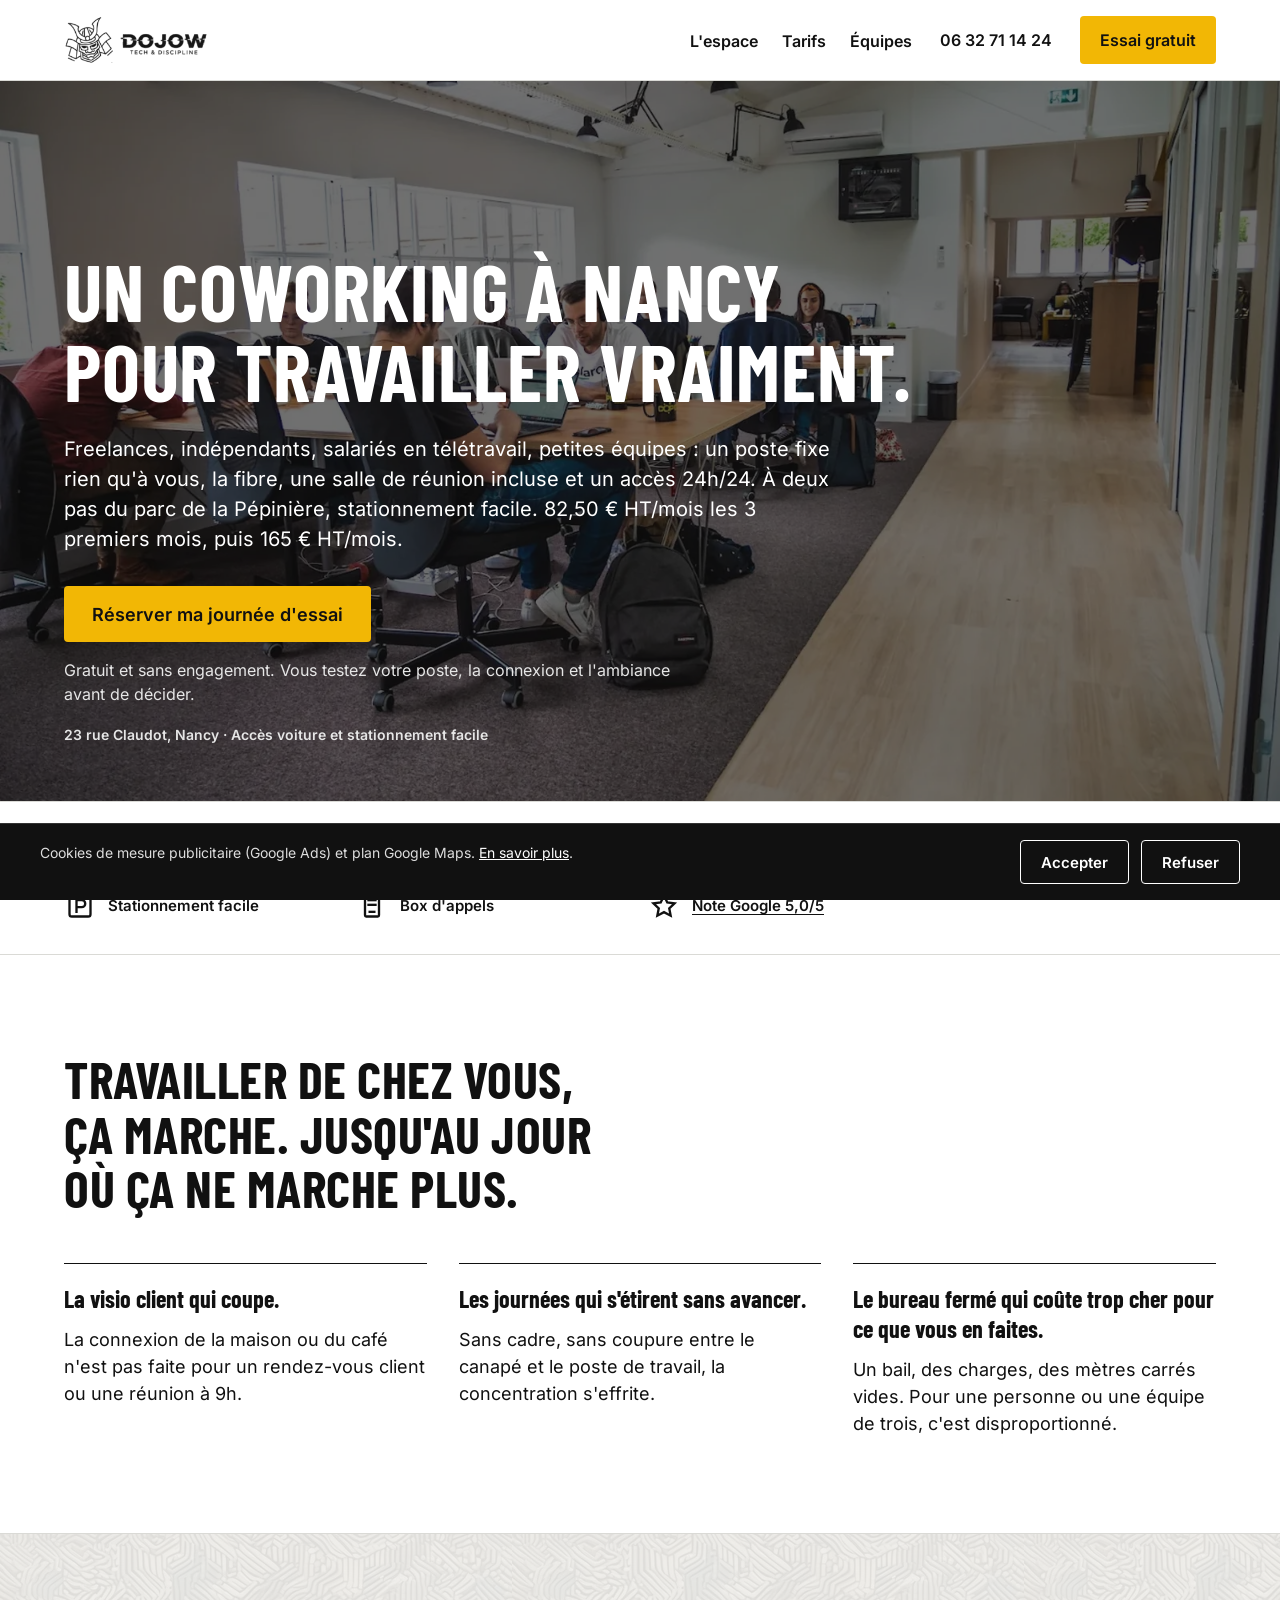
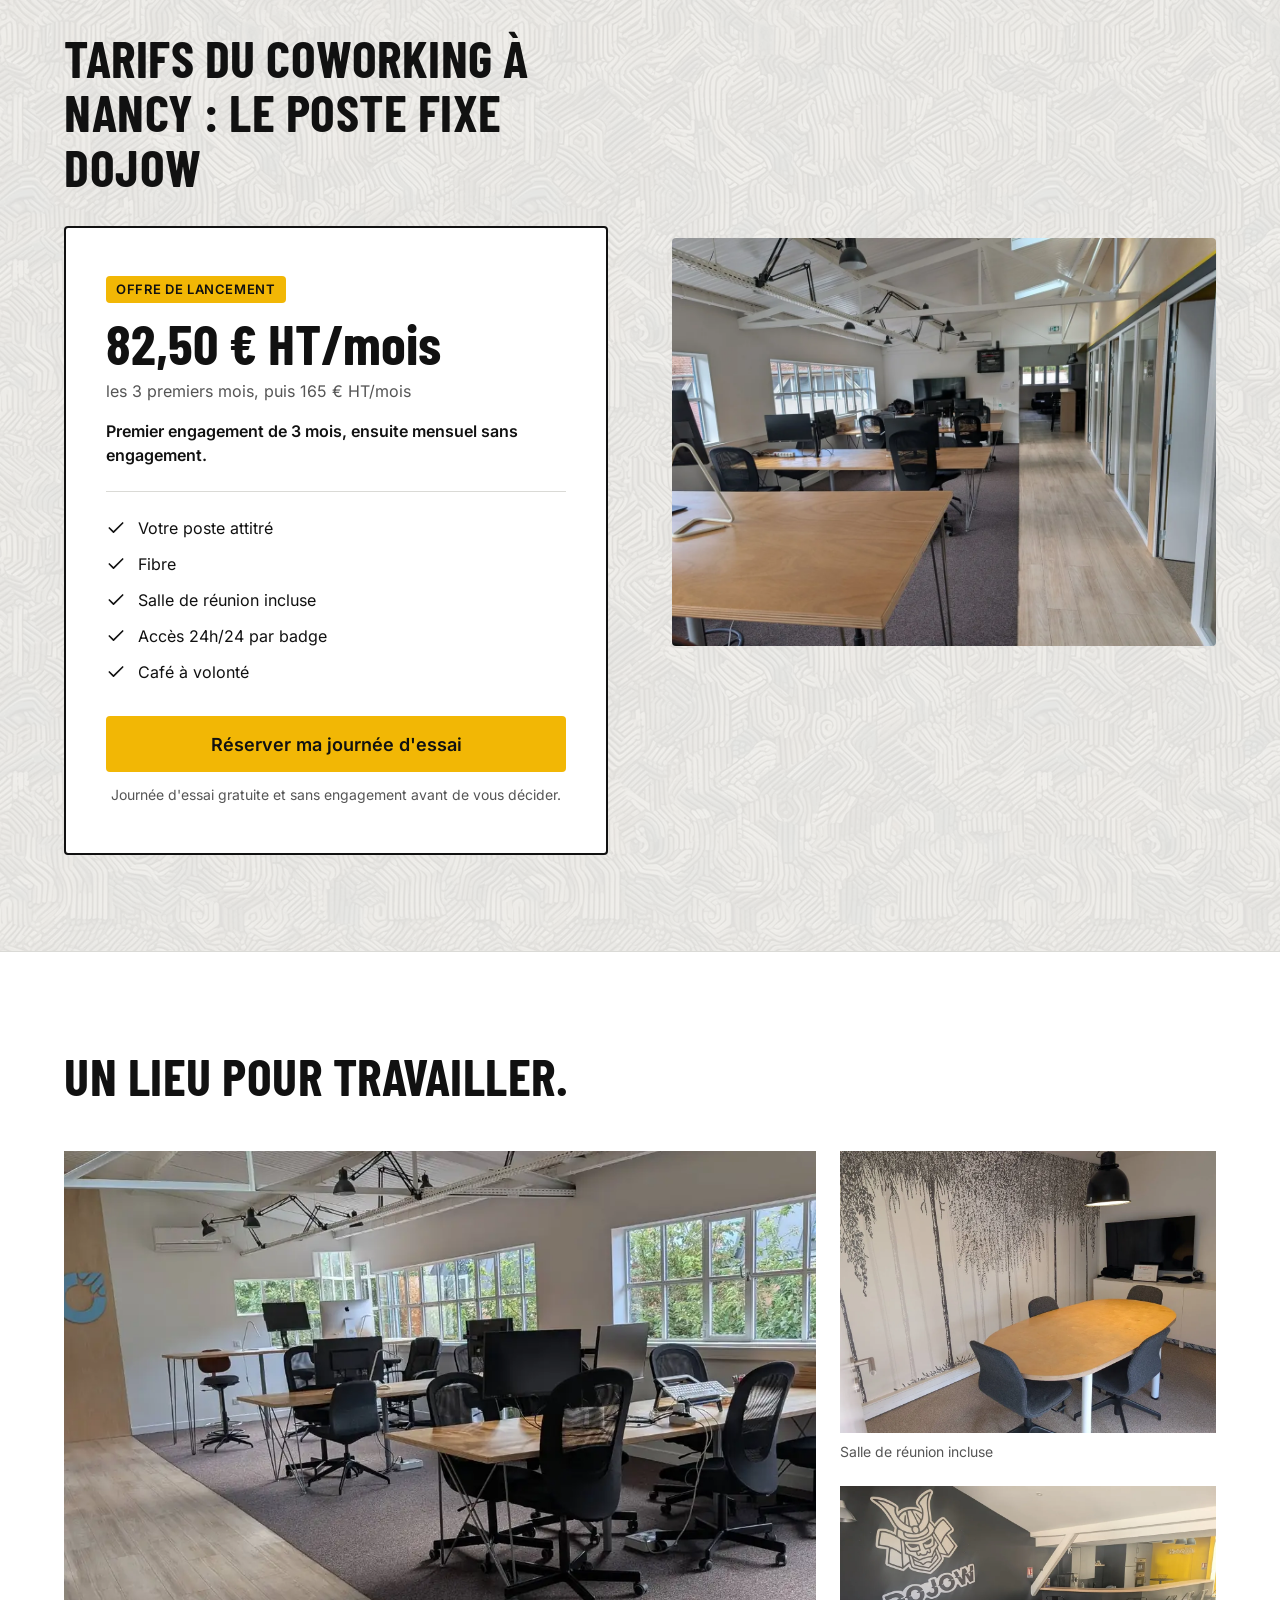
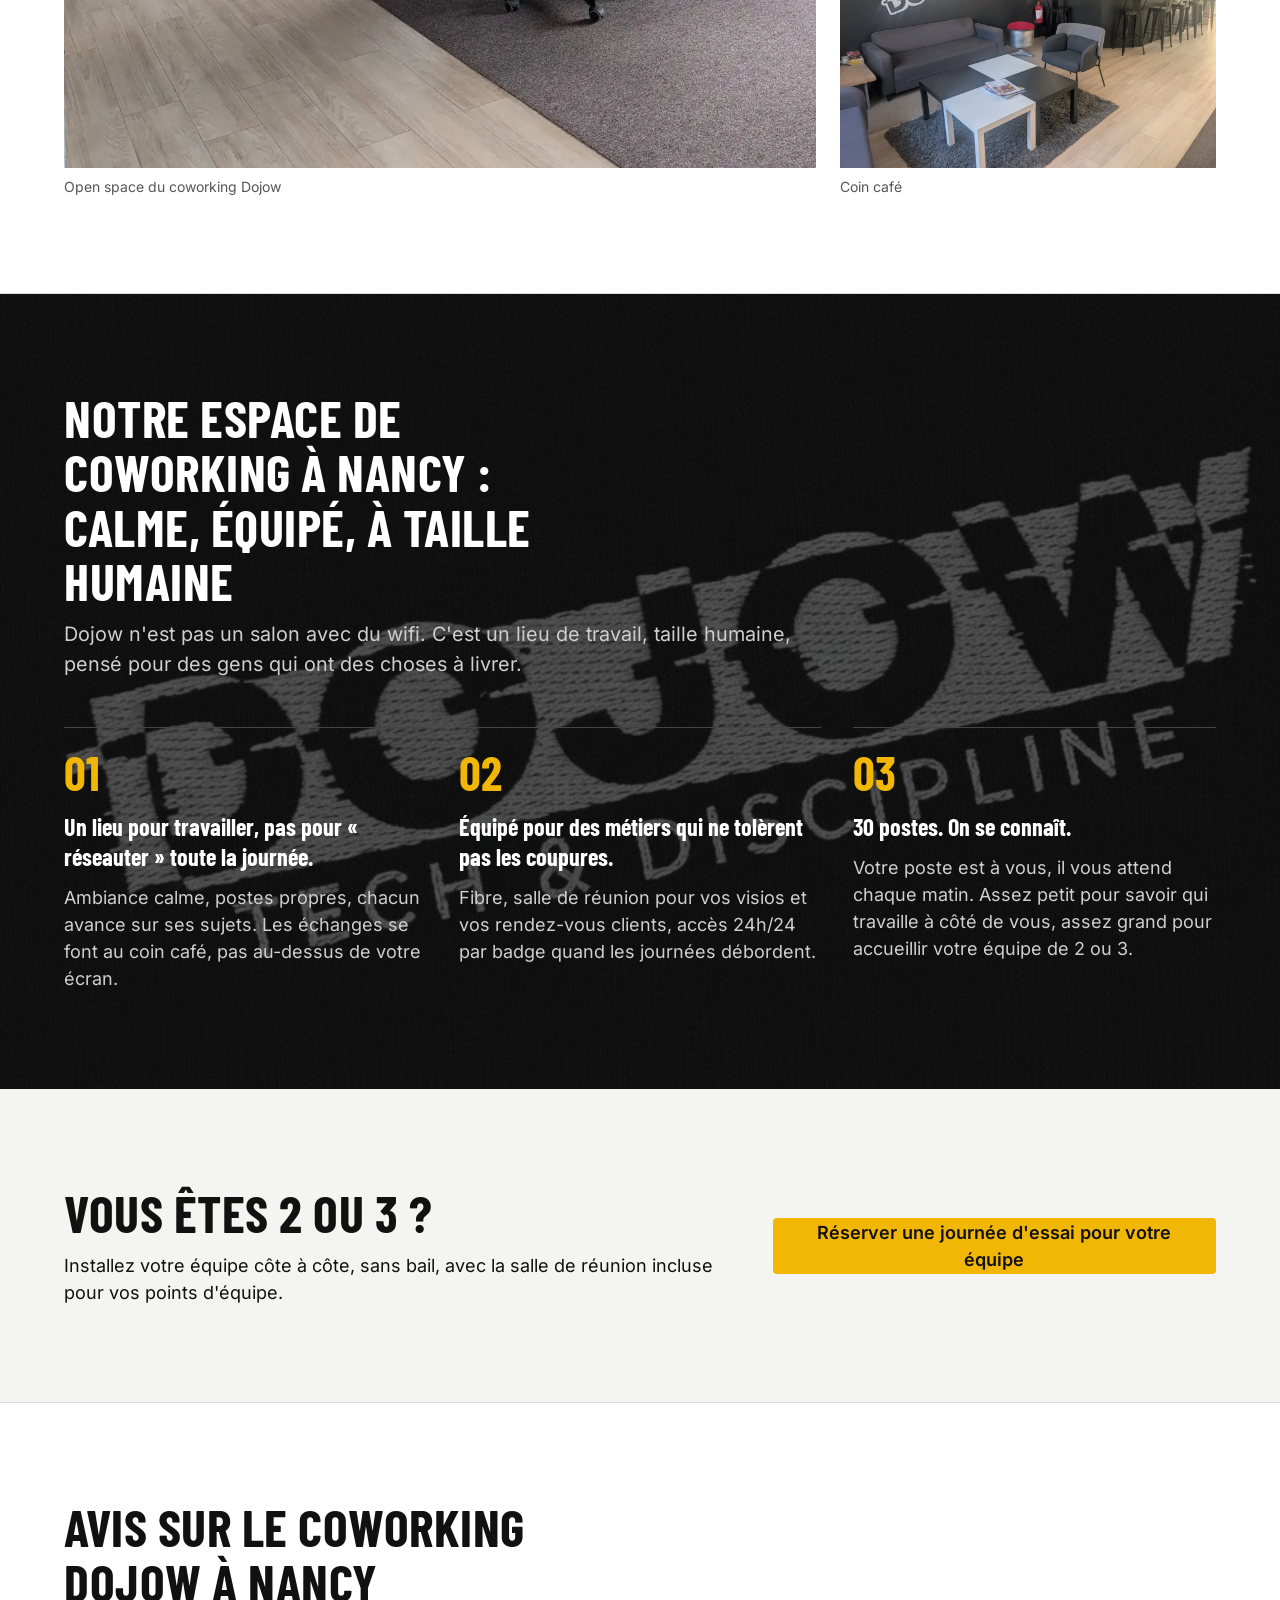
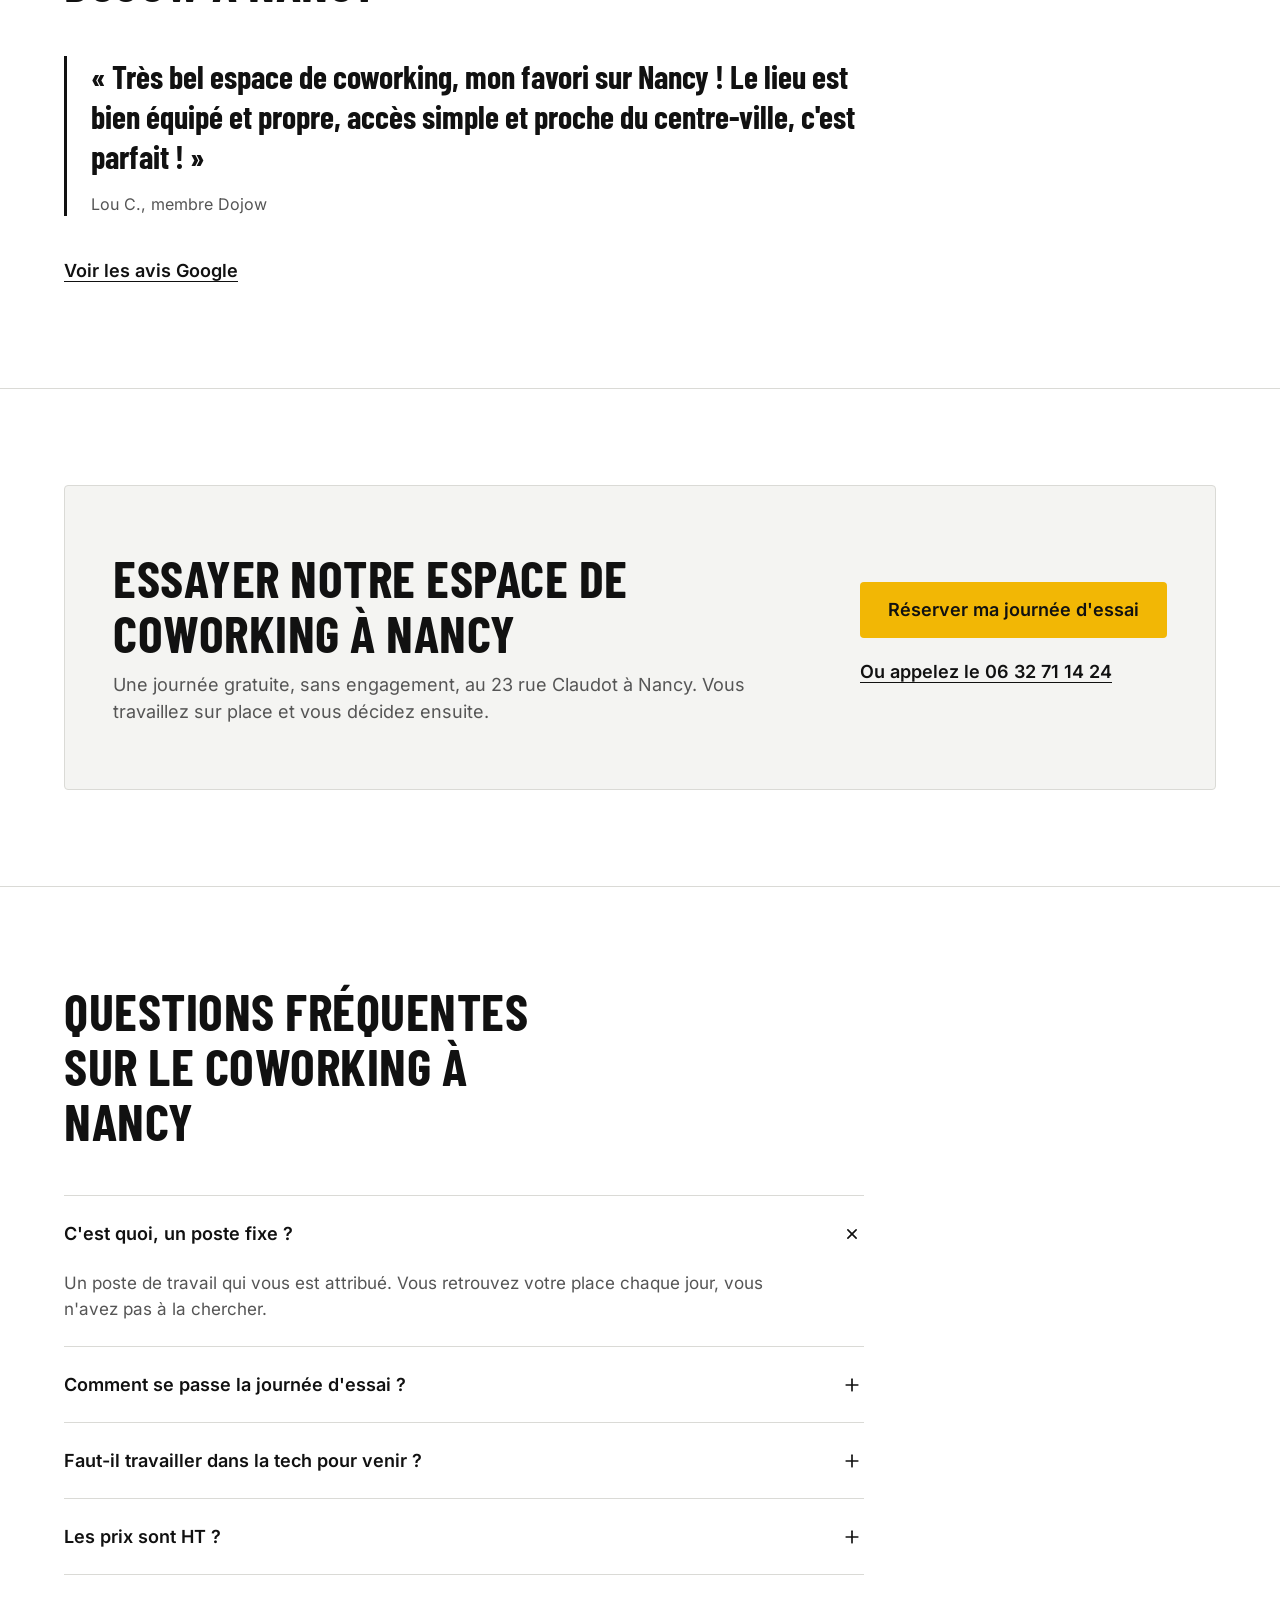
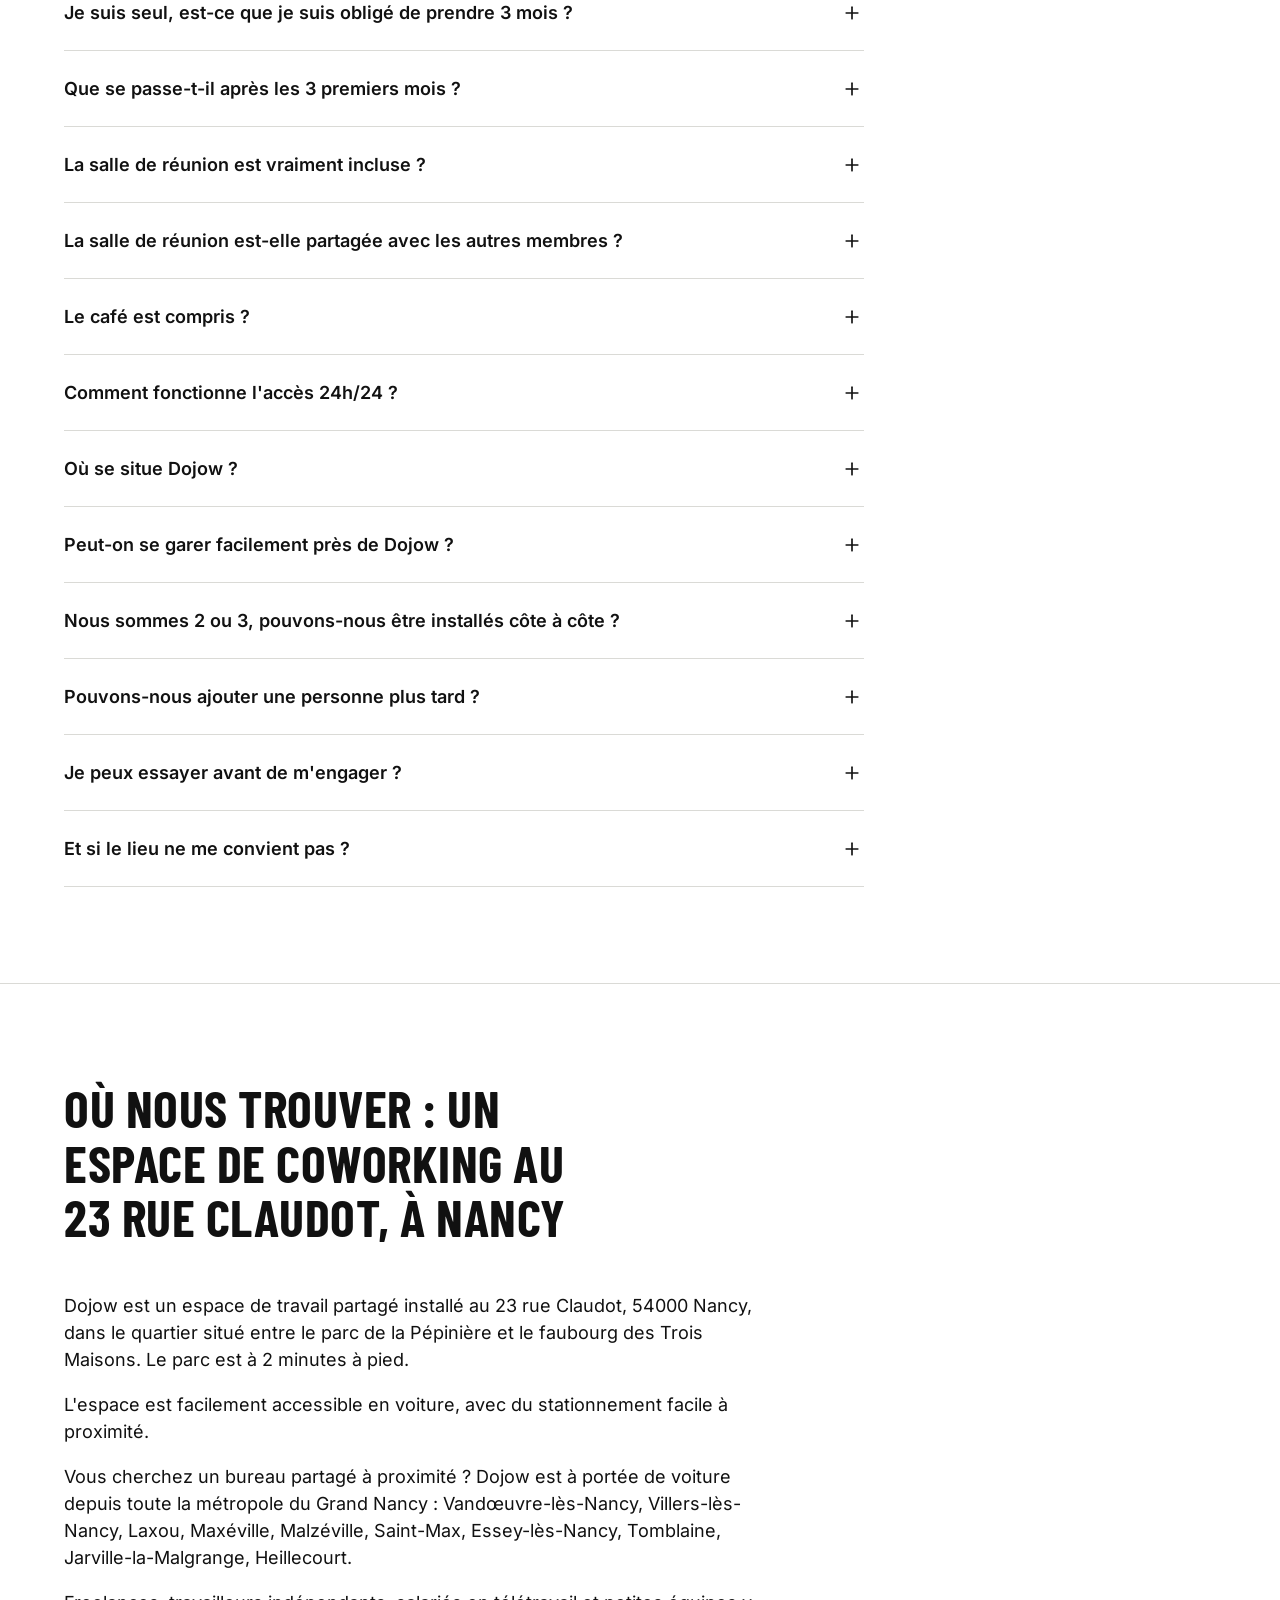
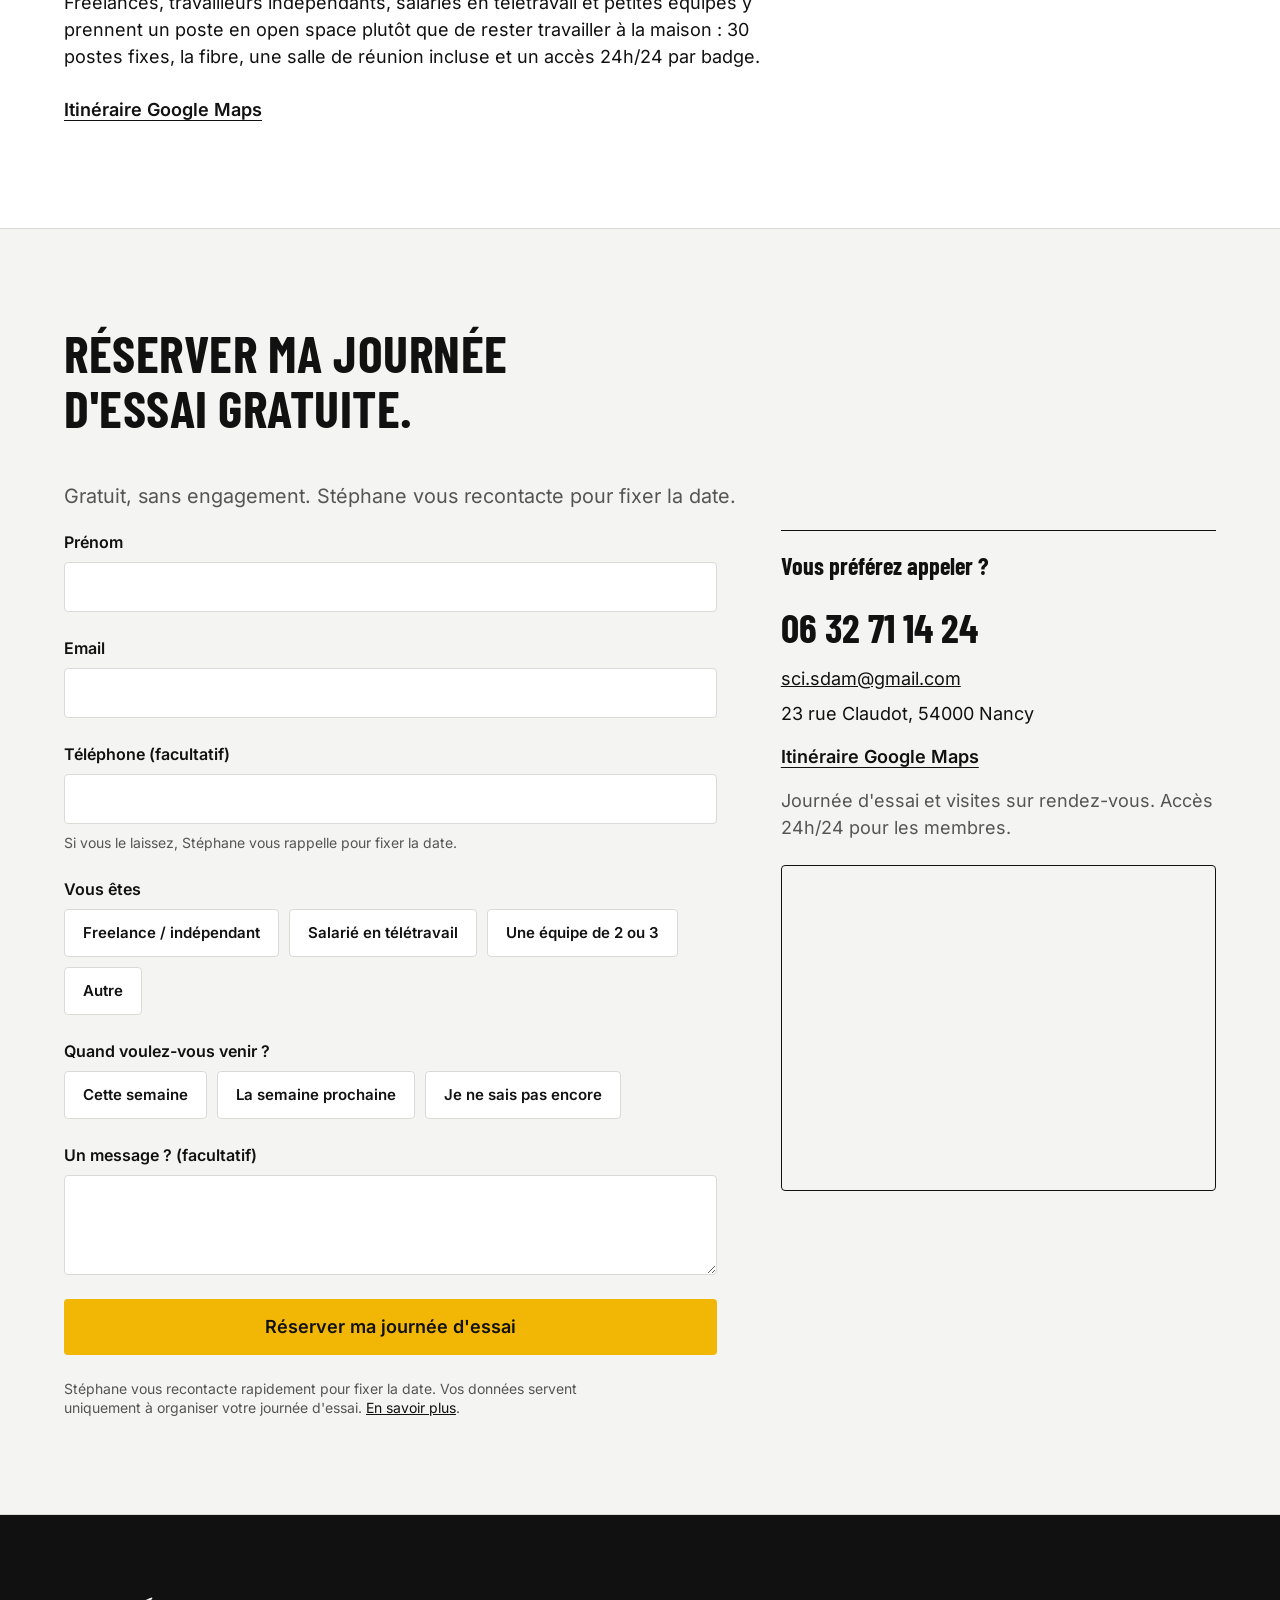
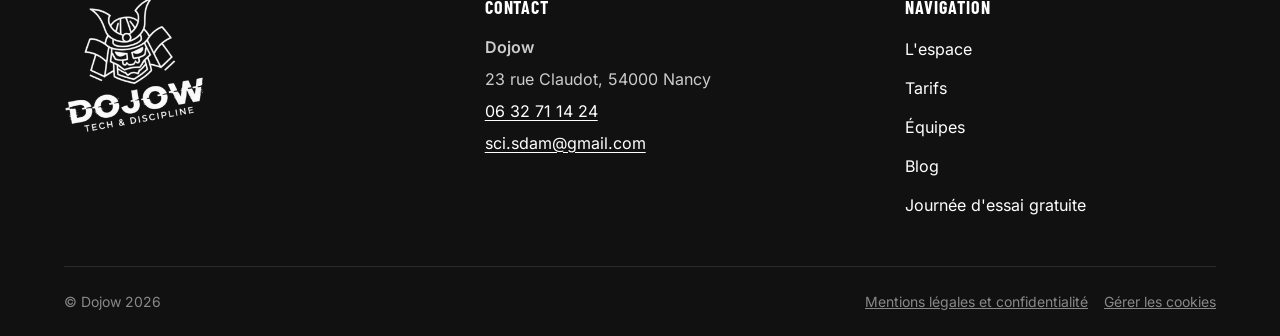
<file: contact-espace-coworking.html>
<!DOCTYPE html>
<html lang="fr">
<head>
  <meta charset="utf-8">
  <!-- Ancienne page du site : redirection permanente vers la section « Journée d'essai gratuite » de l'accueil (site en one page) -->
  <title>Journée d'essai gratuite | Dojow</title>
  <link rel="canonical" href="https://www.dojow.fr/">
  <script>location.replace("/" + location.search + "#visite");</script>
  <meta http-equiv="refresh" content="0; url=/#visite">
</head>
<body>
  <p><a href="/#visite">Journée d'essai gratuite · Dojow, coworking à Nancy</a></p>
</body>
</html>
</file>
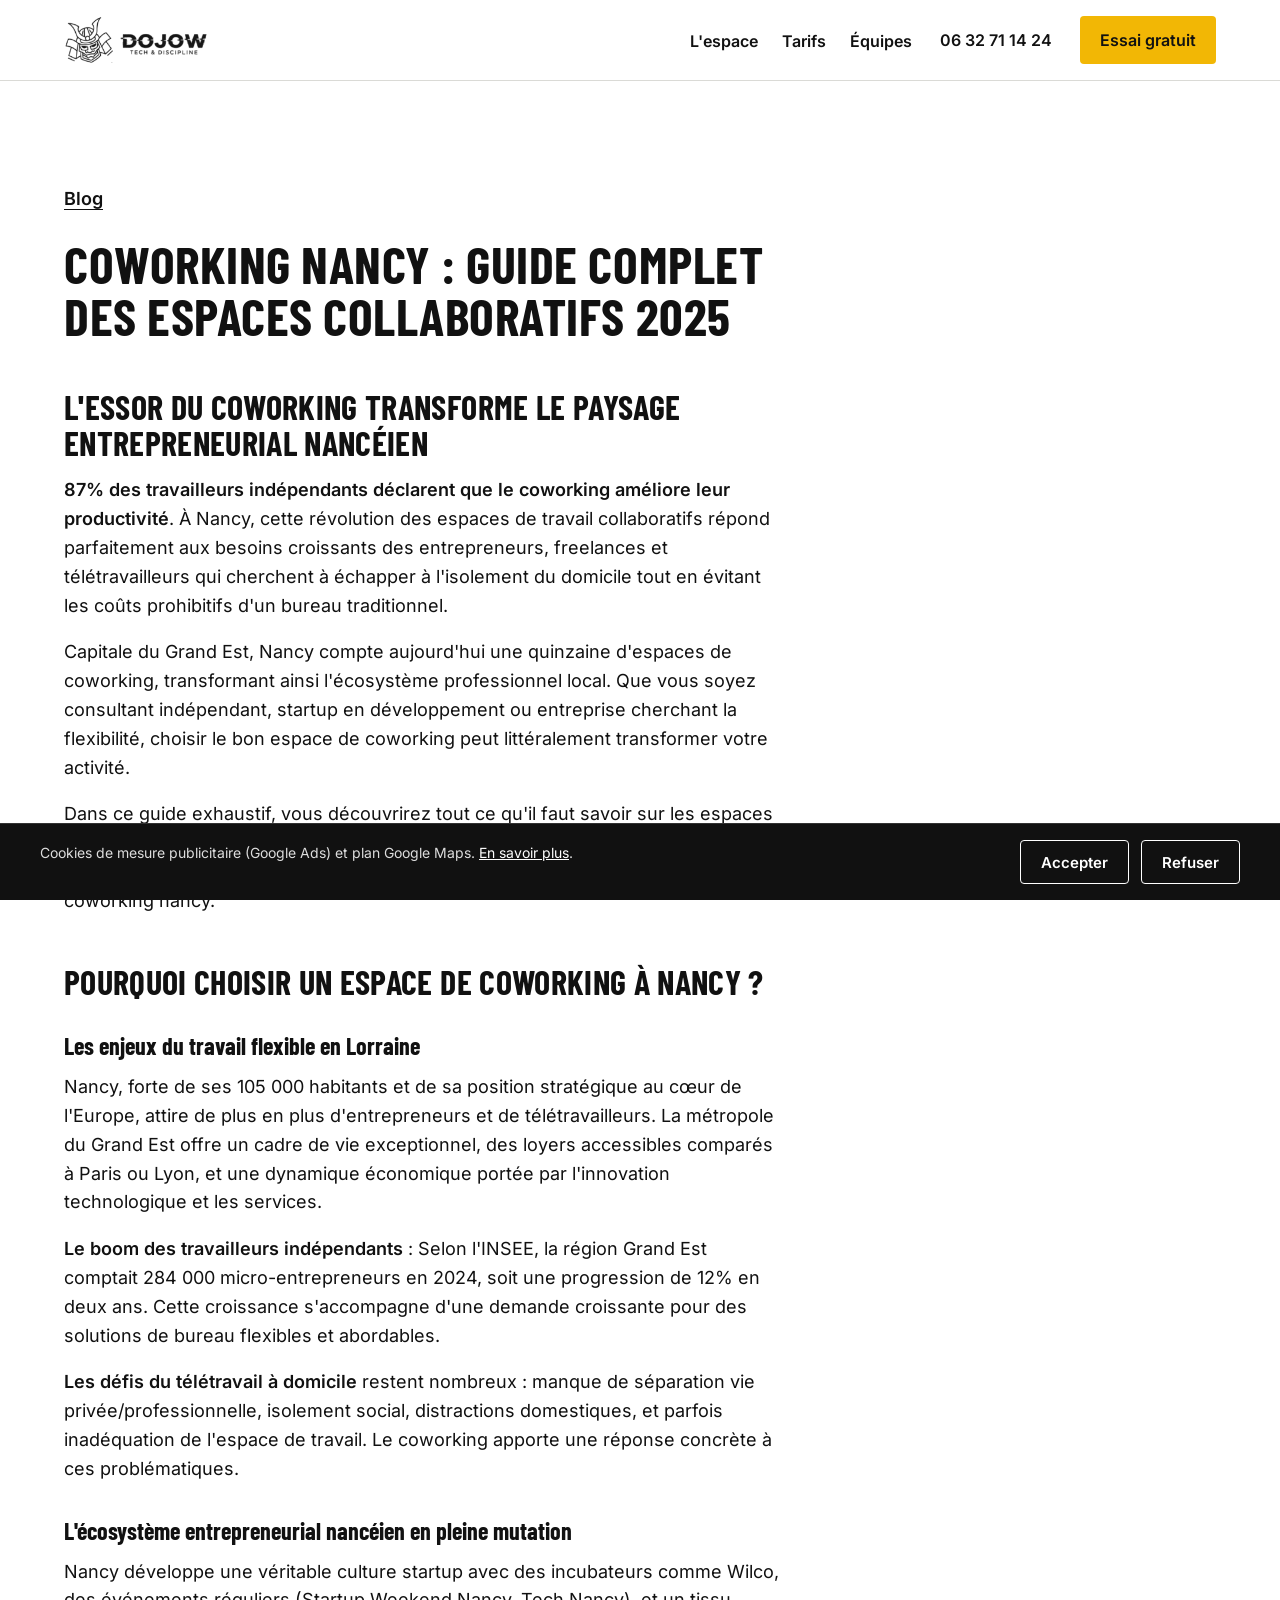
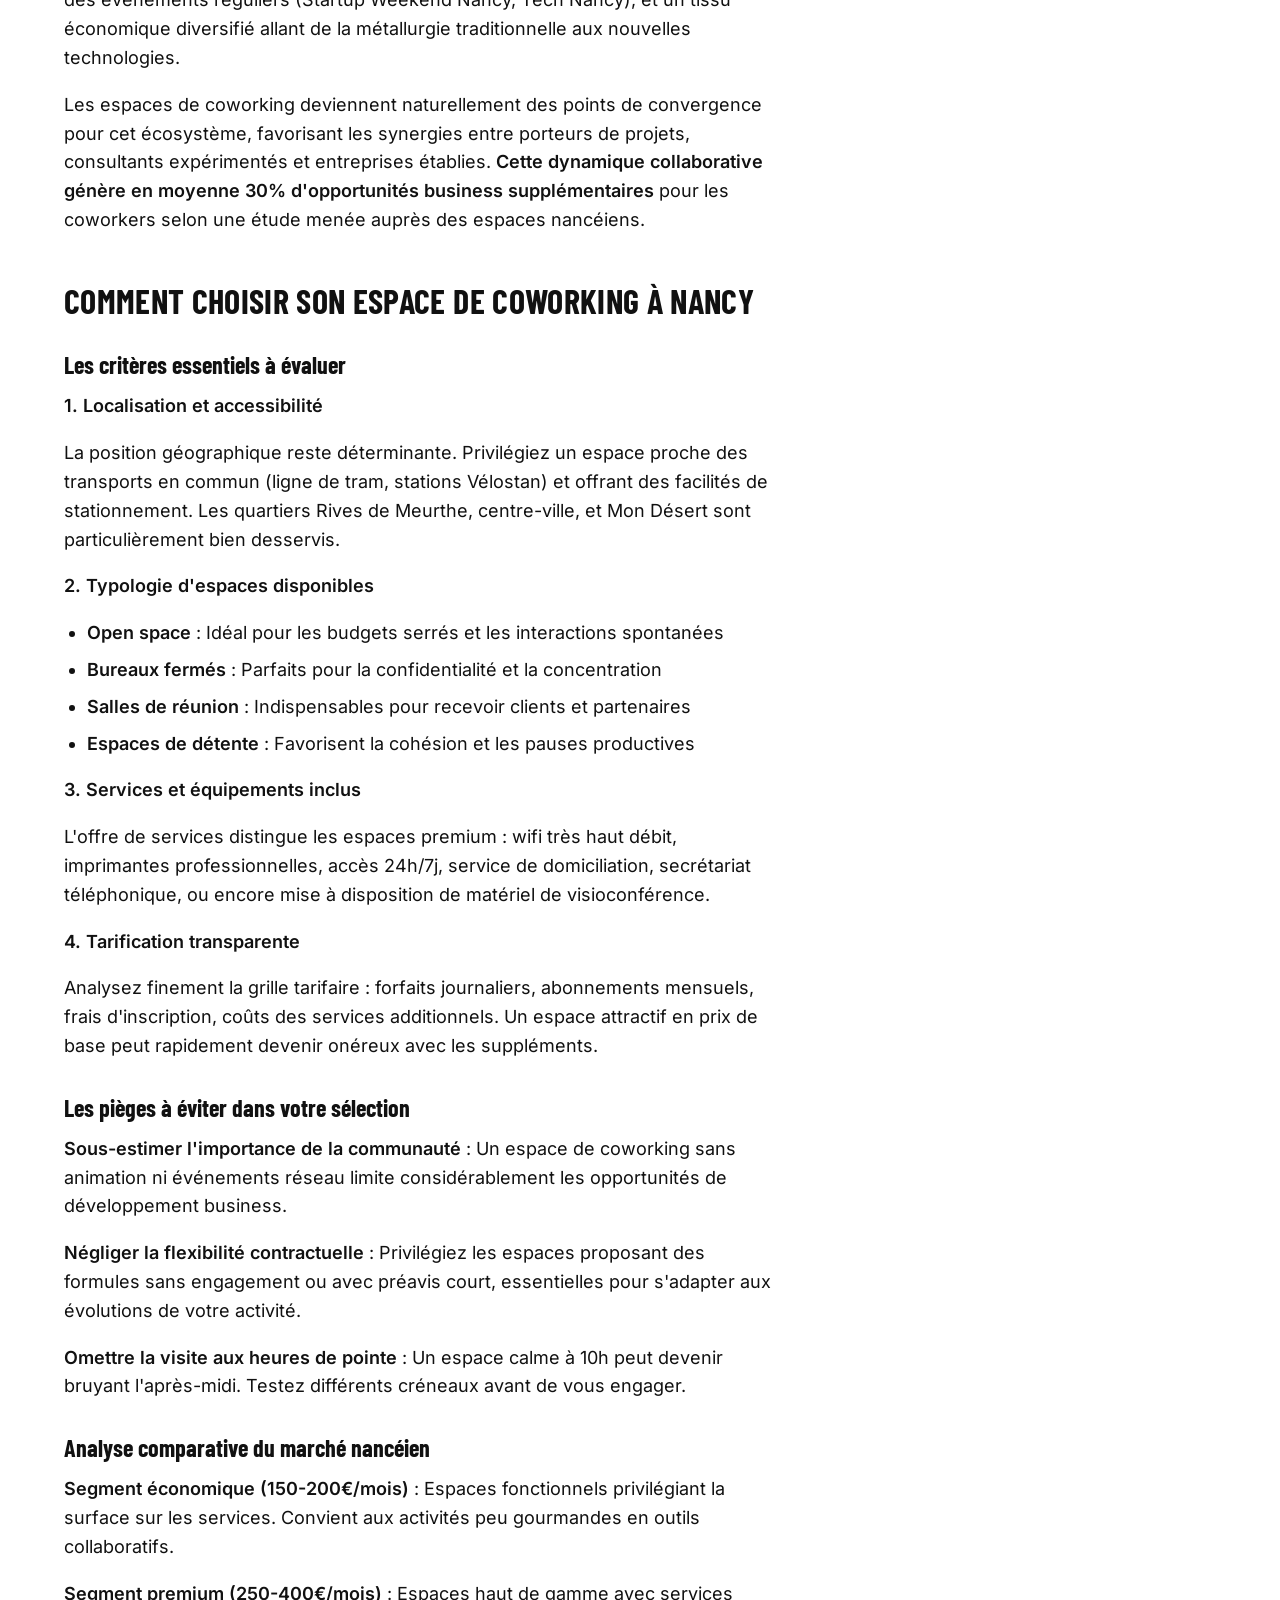
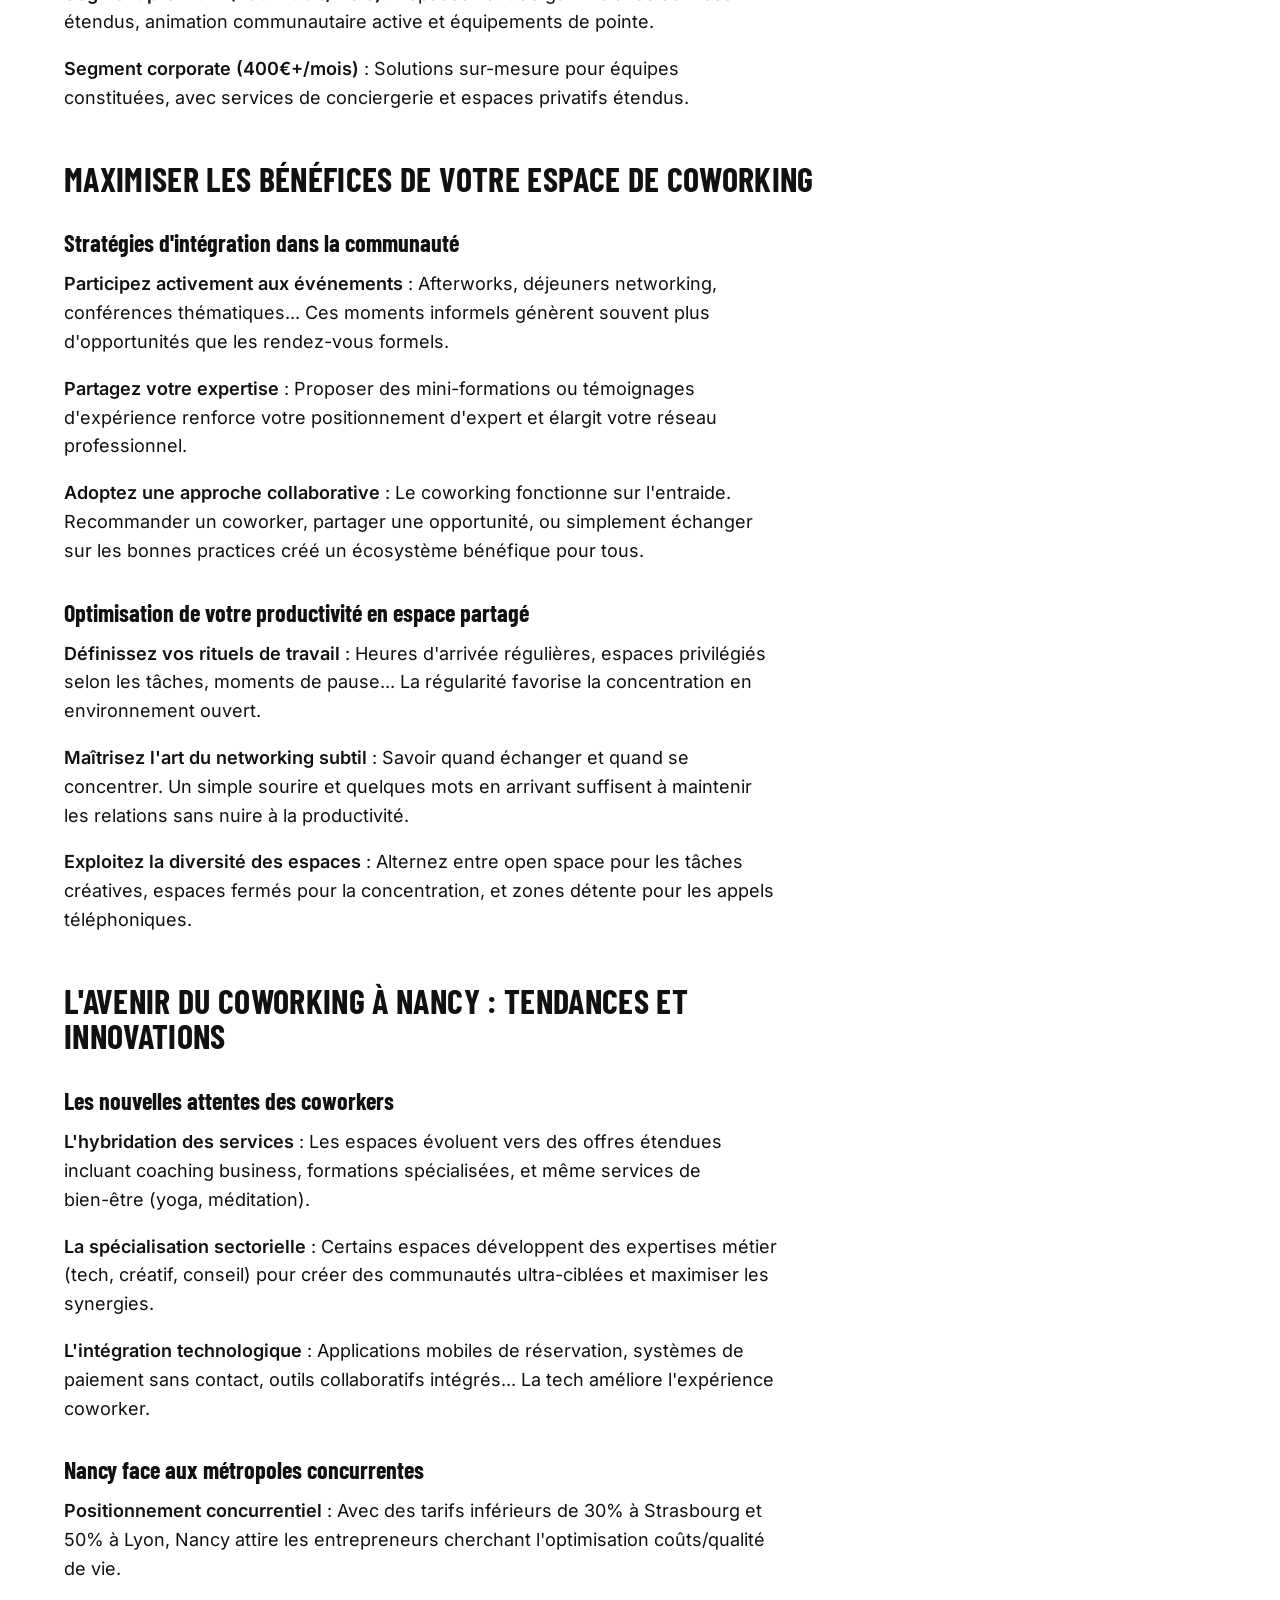
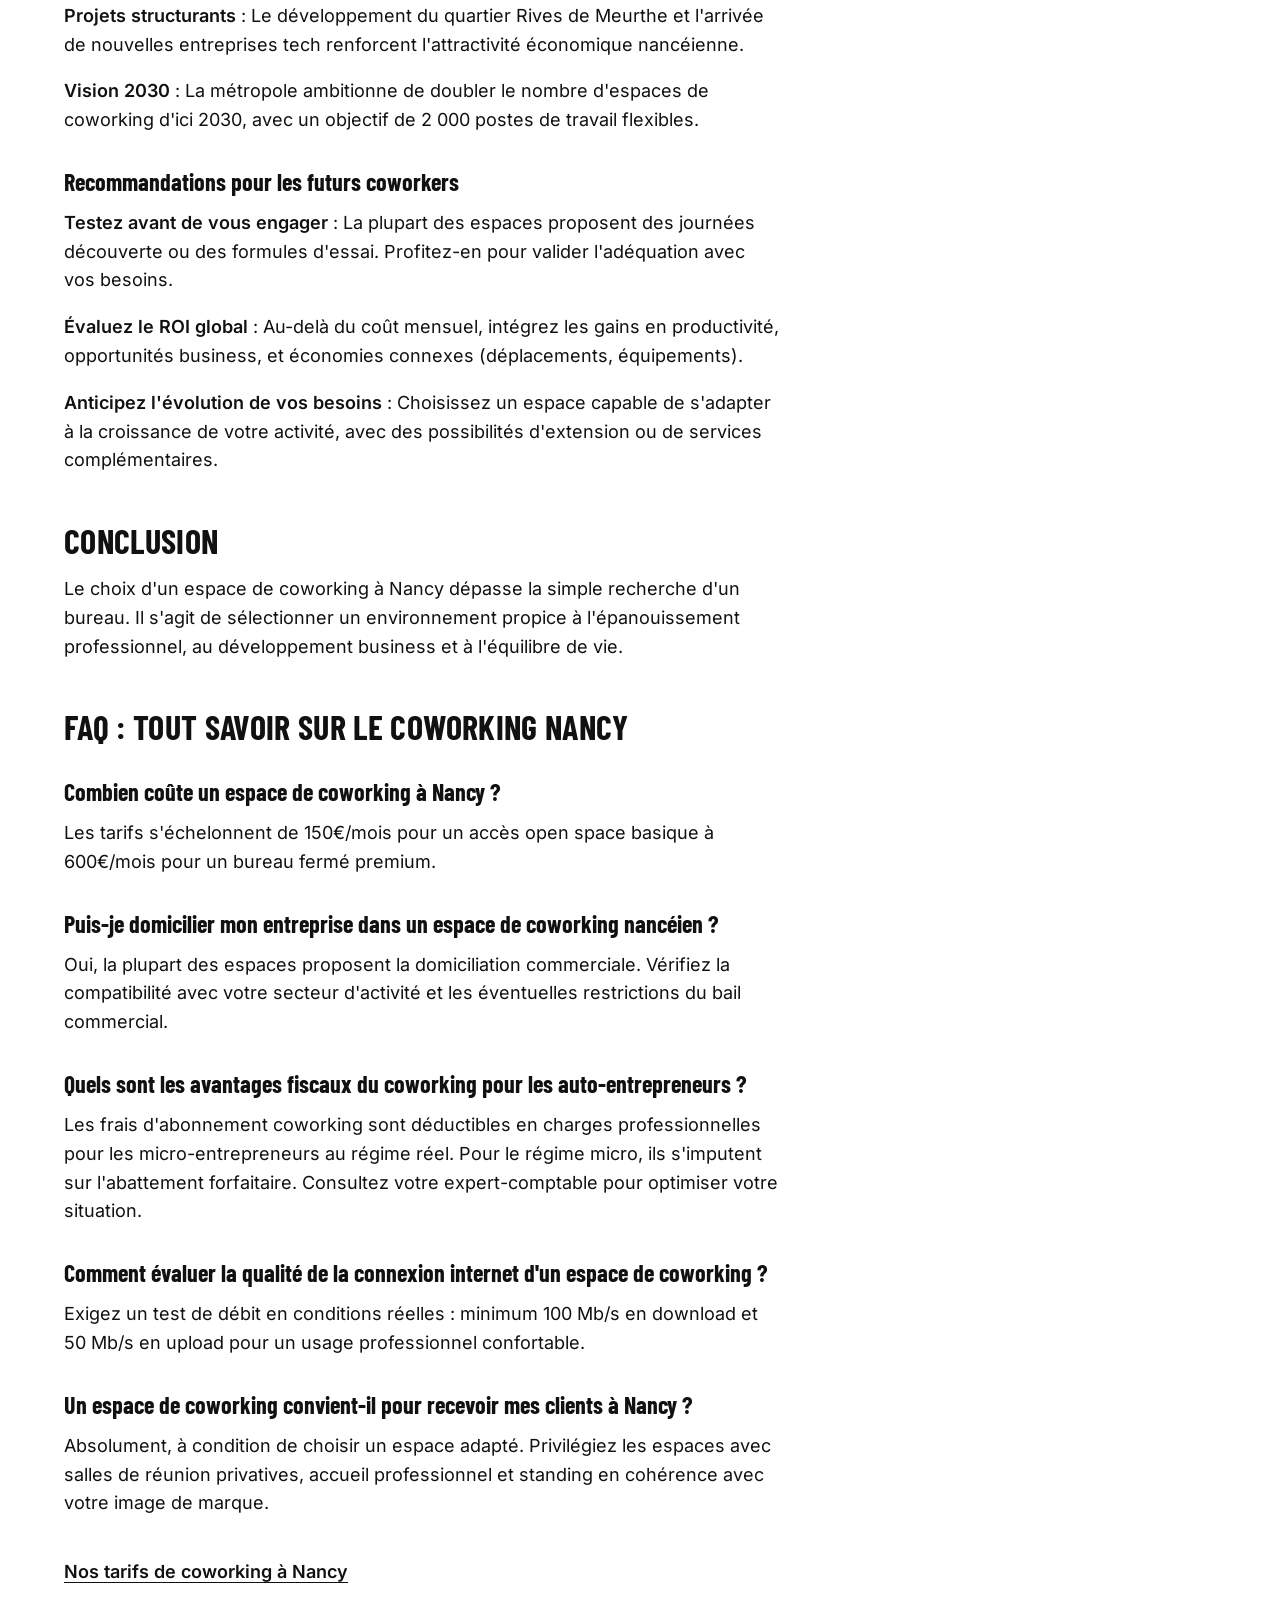
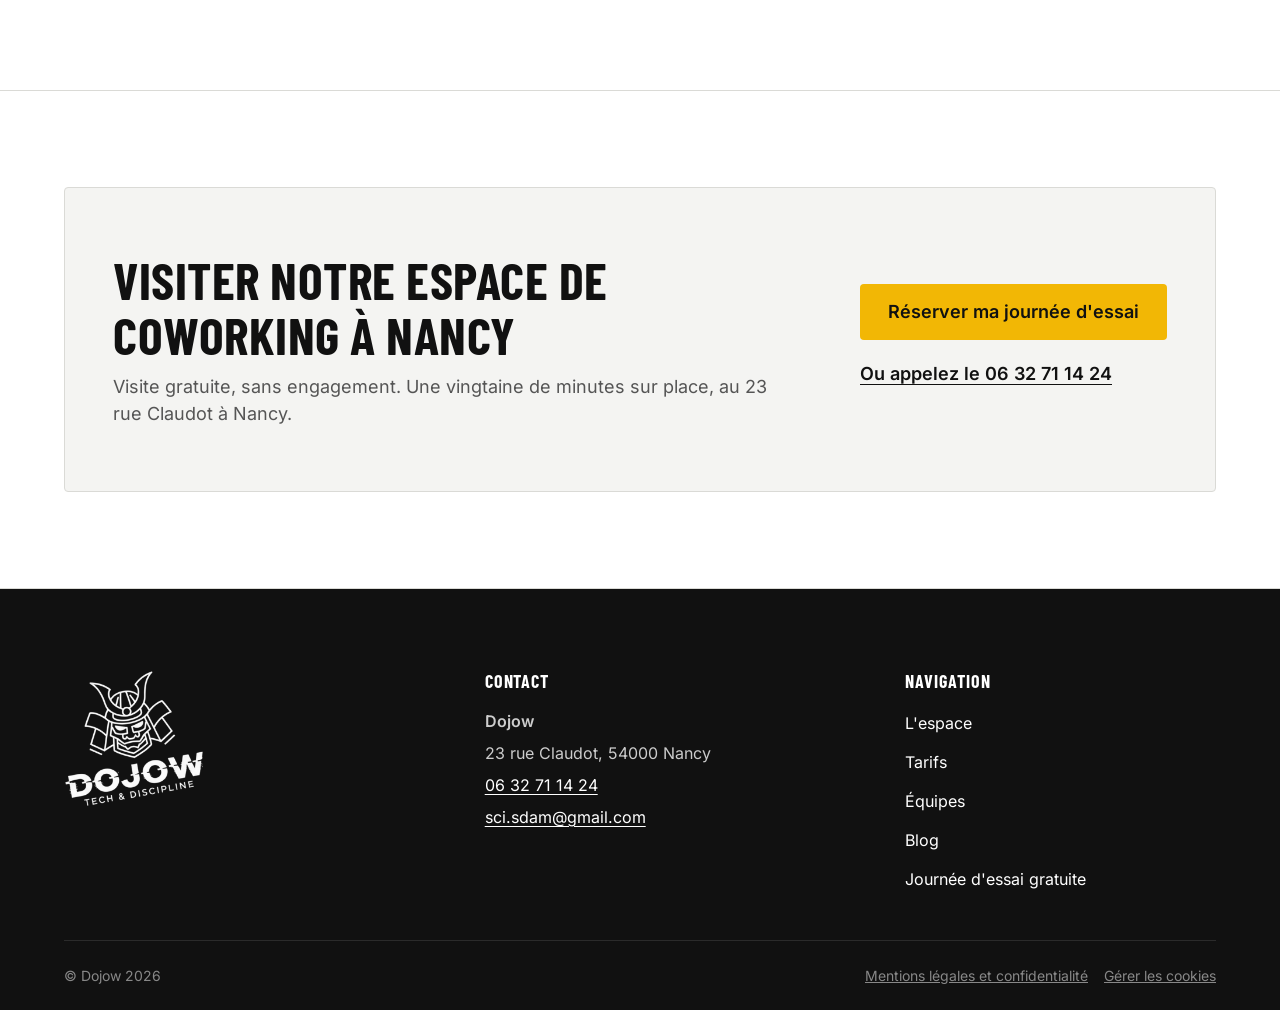
<file: coworking-nancy-guide-complet-des-espaces-collaboratifs-2025.html>
<!DOCTYPE html>
<html lang="fr">
<head>
  <meta charset="utf-8">
  <meta name="viewport" content="width=device-width, initial-scale=1">
  <title>Coworking Nancy : guide complet des espaces collaboratifs 2025 | Dojow</title>
  <meta name="description" content="Coworking à Nancy : comment bien choisir son espace de travail partagé. Critères, pièges à éviter, conseils pour en tirer le meilleur et FAQ pour entrepreneurs et freelances.">
  <link rel="canonical" href="https://www.dojow.fr/coworking-nancy-guide-complet-des-espaces-collaboratifs-2025">
  <meta property="og:type" content="website">
  <meta property="og:locale" content="fr_FR">
  <meta property="og:site_name" content="Dojow">
  <meta property="og:title" content="Coworking Nancy : guide complet des espaces collaboratifs 2025 | Dojow">
  <meta property="og:description" content="Coworking à Nancy : comment bien choisir son espace de travail partagé. Critères, pièges à éviter, conseils pour en tirer le meilleur et FAQ pour entrepreneurs et freelances.">
  <meta property="og:url" content="https://www.dojow.fr/coworking-nancy-guide-complet-des-espaces-collaboratifs-2025">
  <meta property="og:image" content="https://www.dojow.fr/assets/img/brand/og-dojow.jpg">
  <link rel="icon" href="/assets/img/brand/favicon.png">
  <link rel="preload" href="/assets/fonts/barlow-condensed-700.woff2" as="font" type="font/woff2" crossorigin>
  <link rel="stylesheet" href="/assets/css/style.css">
  <script type="application/ld+json">
  {
    "@context": "https://schema.org",
    "@type": "BreadcrumbList",
    "itemListElement": [
      {
        "@type": "ListItem",
        "position": 1,
        "name": "Accueil",
        "item": "https://www.dojow.fr/"
      },
      {
        "@type": "ListItem",
        "position": 2,
        "name": "Blog",
        "item": "https://www.dojow.fr/blog-list"
      },
      {
        "@type": "ListItem",
        "position": 3,
        "name": "Coworking Nancy : guide complet des espaces collaboratifs 2025",
        "item": "https://www.dojow.fr/coworking-nancy-guide-complet-des-espaces-collaboratifs-2025"
      }
    ]
  }
  </script>
  <script type="application/ld+json">
  {
    "@context": "https://schema.org",
    "@type": "FAQPage",
    "mainEntity": [
      {
        "@type": "Question",
        "name": "Combien coûte un espace de coworking à Nancy ?",
        "acceptedAnswer": {
          "@type": "Answer",
          "text": "Les tarifs s'échelonnent de 150€/mois pour un accès open space basique à 600€/mois pour un bureau fermé premium."
        }
      },
      {
        "@type": "Question",
        "name": "Puis-je domicilier mon entreprise dans un espace de coworking nancéien ?",
        "acceptedAnswer": {
          "@type": "Answer",
          "text": "Oui, la plupart des espaces proposent la domiciliation commerciale. Vérifiez la compatibilité avec votre secteur d'activité et les éventuelles restrictions du bail commercial."
        }
      },
      {
        "@type": "Question",
        "name": "Quels sont les avantages fiscaux du coworking pour les auto-entrepreneurs ?",
        "acceptedAnswer": {
          "@type": "Answer",
          "text": "Les frais d'abonnement coworking sont déductibles en charges professionnelles pour les micro-entrepreneurs au régime réel. Pour le régime micro, ils s'imputent sur l'abattement forfaitaire. Consultez votre expert-comptable pour optimiser votre situation."
        }
      },
      {
        "@type": "Question",
        "name": "Comment évaluer la qualité de la connexion internet d'un espace de coworking ?",
        "acceptedAnswer": {
          "@type": "Answer",
          "text": "Exigez un test de débit en conditions réelles : minimum 100 Mb/s en download et 50 Mb/s en upload pour un usage professionnel confortable."
        }
      },
      {
        "@type": "Question",
        "name": "Un espace de coworking convient-il pour recevoir mes clients à Nancy ?",
        "acceptedAnswer": {
          "@type": "Answer",
          "text": "Absolument, à condition de choisir un espace adapté. Privilégiez les espaces avec salles de réunion privatives, accueil professionnel et standing en cohérence avec votre image de marque."
        }
      }
    ]
  }
  </script>
</head>
<body>

  <a href="#contenu-principal" class="skip-link">Aller au contenu</a>

  <!-- =========================================================================
       6.1 Header (avec le nouveau logo Dojow fourni)
       ========================================================================= -->
  <header class="site-header">
    <div class="container header-inner">
      <a href="/" class="header-brand">
        <img src="/assets/img/brand/logo-dojow.png" alt="Dojow, coworking à Nancy" class="header-logo" width="972" height="324">
      </a>

      <!-- Navigation desktop -->
      <nav class="nav-desktop" aria-label="Navigation principale">
        <ul class="nav-links">
          <li><a href="/#lieu" class="nav-link">L'espace</a></li>
          <li><a href="/#tarifs" class="nav-link">Tarifs</a></li>
          <li><a href="/#equipes" class="nav-link">Équipes</a></li>
        </ul>
        <a href="tel:+33632711424" class="header-phone">06 32 71 14 24</a>
        <a href="/#visite" class="btn btn-primary header-cta">Essai gratuit</a>
      </nav>

      <!-- Actions mobile -->
      <div class="header-mobile-actions">
        <a href="tel:+33632711424" class="btn-icon" aria-label="Appeler Dojow au 06 32 71 14 24">
          <svg viewBox="0 0 24 24" aria-hidden="true">
            <path d="M22 16.92v3a2 2 0 0 1-2.18 2 19.79 19.79 0 0 1-8.63-3.07 19.5 19.5 0 0 1-6-6 19.79 19.79 0 0 1-3.07-8.67A2 2 0 0 1 4.11 2h3a2 2 0 0 1 2 1.72 12.84 12.84 0 0 0 .7 2.81 2 2 0 0 1-.45 2.11L8.09 9.91a16 16 0 0 0 6 6l1.27-1.27a2 2 0 0 1 2.11-.45 12.84 12.84 0 0 0 2.81.7A2 2 0 0 1 22 16.92z"></path>
          </svg>
        </a>
        <button type="button" class="btn-icon" data-action="toggle-menu" aria-expanded="false" aria-controls="menu-mobile" aria-label="Ouvrir le menu">
          <svg viewBox="0 0 24 24" aria-hidden="true">
            <line x1="3" y1="6" x2="21" y2="6"></line>
            <line x1="3" y1="12" x2="21" y2="12"></line>
            <line x1="3" y1="18" x2="21" y2="18"></line>
          </svg>
        </button>
      </div>
    </div>
  </header>

  <!-- Menu mobile plein écran -->
  <div id="menu-mobile" class="menu-mobile" role="dialog" aria-modal="true" aria-label="Menu principal">
    <div class="menu-mobile-header">
      <img src="/assets/img/brand/logo-dojow.png" alt="Dojow" class="header-logo" width="972" height="324">
      <button type="button" class="btn-icon" data-action="close-menu" aria-label="Fermer le menu">
        <svg viewBox="0 0 24 24" aria-hidden="true">
          <line x1="18" y1="6" x2="6" y2="18"></line>
          <line x1="6" y1="6" x2="18" y2="18"></line>
        </svg>
      </button>
    </div>
    <nav class="menu-mobile-nav" aria-label="Menu de navigation mobile">
      <a href="/#lieu" class="menu-mobile-link">L'espace</a>
      <a href="/#tarifs" class="menu-mobile-link">Tarifs</a>
      <a href="/#equipes" class="menu-mobile-link">Équipes</a>
    </nav>
    <div class="menu-mobile-footer">
      <a href="tel:+33632711424" class="menu-mobile-phone">06 32 71 14 24</a>
      <a href="/#visite" class="btn btn-primary">Essai gratuit</a>
    </div>
  </div>

  <main id="contenu-principal">

    <!-- Article de l'ancien site, repris le 22/09/2026. Passages sur « Le 23 » retirés : description, services, tarifs sans HT (25 € à 590 €), bureaux fermés, cas pratique « Marie » (faux témoignage), conclusion et réponses de FAQ. Chiffres non sourcés signalés en commentaire. Meta description réécrite. -->
    <article class="section article" aria-labelledby="titre-article">
      <div class="container">
        <div class="article-contenu">
          <p class="article-retour"><a href="/blog-list" class="link-secondary">Blog</a></p>
          <h1 id="titre-article">Coworking Nancy : guide complet des espaces collaboratifs 2025</h1>
          <h2>L'essor du coworking transforme le paysage entrepreneurial nancéien</h2>
          <!-- À VALIDER : chiffre « 87 % » sans source -->
          <p><strong>87% des travailleurs indépendants déclarent que le coworking améliore leur productivité</strong>. À Nancy, cette révolution des espaces de travail collaboratifs répond parfaitement aux besoins croissants des entrepreneurs, freelances et télétravailleurs qui cherchent à échapper à l'isolement du domicile tout en évitant les coûts prohibitifs d'un bureau traditionnel.</p>
          <p>Capitale du Grand Est, Nancy compte aujourd'hui une quinzaine d'espaces de coworking, transformant ainsi l'écosystème professionnel local. Que vous soyez consultant indépendant, startup en développement ou entreprise cherchant la flexibilité, choisir le bon espace de coworking peut littéralement transformer votre activité.</p>
          <p>Dans ce guide exhaustif, vous découvrirez tout ce qu'il faut savoir sur les espaces de coworking nancéiens : critères de sélection et conseils pratiques pour optimiser votre choix. Prêt à franchir le cap ? Explorons ensemble l'univers du coworking nancy.</p>
          <h2>Pourquoi choisir un espace de coworking à Nancy ?</h2>
          <h3>Les enjeux du travail flexible en Lorraine</h3>
          <p>Nancy, forte de ses 105 000 habitants et de sa position stratégique au cœur de l'Europe, attire de plus en plus d'entrepreneurs et de télétravailleurs. La métropole du Grand Est offre un cadre de vie exceptionnel, des loyers accessibles comparés à Paris ou Lyon, et une dynamique économique portée par l'innovation technologique et les services.</p>
          <!-- À VALIDER : chiffres INSEE (284 000 micro-entrepreneurs, +12 %) à vérifier -->
          <p><strong>Le boom des travailleurs indépendants</strong> : Selon l'INSEE, la région Grand Est comptait 284 000 micro-entrepreneurs en 2024, soit une progression de 12% en deux ans. Cette croissance s'accompagne d'une demande croissante pour des solutions de bureau flexibles et abordables.</p>
          <p><strong>Les défis du télétravail à domicile</strong> restent nombreux : manque de séparation vie privée/professionnelle, isolement social, distractions domestiques, et parfois inadéquation de l'espace de travail. Le coworking apporte une réponse concrète à ces problématiques.</p>
          <h3>L'écosystème entrepreneurial nancéien en pleine mutation</h3>
          <p>Nancy développe une véritable culture startup avec des incubateurs comme Wilco, des événements réguliers (Startup Weekend Nancy, Tech Nancy), et un tissu économique diversifié allant de la métallurgie traditionnelle aux nouvelles technologies.</p>
          <!-- À VALIDER : « 30 % d'opportunités business » : étude non sourcée -->
          <p>Les espaces de coworking deviennent naturellement des points de convergence pour cet écosystème, favorisant les synergies entre porteurs de projets, consultants expérimentés et entreprises établies. <strong>Cette dynamique collaborative génère en moyenne 30% d'opportunités business supplémentaires</strong> pour les coworkers selon une étude menée auprès des espaces nancéiens.</p>
          <h2>Comment choisir son espace de coworking à Nancy</h2>
          <h3>Les critères essentiels à évaluer</h3>
          <p><strong>1. Localisation et accessibilité</strong></p>
          <p>La position géographique reste déterminante. Privilégiez un espace proche des transports en commun (ligne de tram, stations Vélostan) et offrant des facilités de stationnement. Les quartiers Rives de Meurthe, centre-ville, et Mon Désert sont particulièrement bien desservis.</p>
          <p><strong>2. Typologie d'espaces disponibles</strong></p>
          <ul>
            <li><strong>Open space</strong> : Idéal pour les budgets serrés et les interactions spontanées</li>
            <li><strong>Bureaux fermés</strong> : Parfaits pour la confidentialité et la concentration</li>
            <li><strong>Salles de réunion</strong> : Indispensables pour recevoir clients et partenaires</li>
            <li><strong>Espaces de détente</strong> : Favorisent la cohésion et les pauses productives</li>
          </ul>
          <p><strong>3. Services et équipements inclus</strong></p>
          <p>L'offre de services distingue les espaces premium : wifi très haut débit, imprimantes professionnelles, accès 24h/7j, service de domiciliation, secrétariat téléphonique, ou encore mise à disposition de matériel de visioconférence.</p>
          <p><strong>4. Tarification transparente</strong></p>
          <p>Analysez finement la grille tarifaire : forfaits journaliers, abonnements mensuels, frais d'inscription, coûts des services additionnels. Un espace attractif en prix de base peut rapidement devenir onéreux avec les suppléments.</p>
          <h3>Les pièges à éviter dans votre sélection</h3>
          <p><strong>Sous-estimer l'importance de la communauté</strong> : Un espace de coworking sans animation ni événements réseau limite considérablement les opportunités de développement business.</p>
          <p><strong>Négliger la flexibilité contractuelle</strong> : Privilégiez les espaces proposant des formules sans engagement ou avec préavis court, essentielles pour s'adapter aux évolutions de votre activité.</p>
          <p><strong>Omettre la visite aux heures de pointe</strong> : Un espace calme à 10h peut devenir bruyant l'après-midi. Testez différents créneaux avant de vous engager.</p>
          <!-- À VALIDER : fourchettes de prix du marché sans précision HT -->
          <h3>Analyse comparative du marché nancéien</h3>
          <p><strong>Segment économique (150-200€/mois)</strong> : Espaces fonctionnels privilégiant la surface sur les services. Convient aux activités peu gourmandes en outils collaboratifs.</p>
          <p><strong>Segment premium (250-400€/mois)</strong> : Espaces haut de gamme avec services étendus, animation communautaire active et équipements de pointe.</p>
          <p><strong>Segment corporate (400€+/mois)</strong> : Solutions sur-mesure pour équipes constituées, avec services de conciergerie et espaces privatifs étendus.</p>
          <h2>Maximiser les bénéfices de votre espace de coworking</h2>
          <h3>Stratégies d'intégration dans la communauté</h3>
          <p><strong>Participez activement aux événements</strong> : Afterworks, déjeuners networking, conférences thématiques... Ces moments informels génèrent souvent plus d'opportunités que les rendez-vous formels.</p>
          <p><strong>Partagez votre expertise</strong> : Proposer des mini-formations ou témoignages d'expérience renforce votre positionnement d'expert et élargit votre réseau professionnel.</p>
          <p><strong>Adoptez une approche collaborative</strong> : Le coworking fonctionne sur l'entraide. Recommander un coworker, partager une opportunité, ou simplement échanger sur les bonnes practices créé un écosystème bénéfique pour tous.</p>
          <h3>Optimisation de votre productivité en espace partagé</h3>
          <p><strong>Définissez vos rituels de travail</strong> : Heures d'arrivée régulières, espaces privilégiés selon les tâches, moments de pause... La régularité favorise la concentration en environnement ouvert.</p>
          <p><strong>Maîtrisez l'art du networking subtil</strong> : Savoir quand échanger et quand se concentrer. Un simple sourire et quelques mots en arrivant suffisent à maintenir les relations sans nuire à la productivité.</p>
          <p><strong>Exploitez la diversité des espaces</strong> : Alternez entre open space pour les tâches créatives, espaces fermés pour la concentration, et zones détente pour les appels téléphoniques.</p>
          <h2>L'avenir du coworking à Nancy : tendances et innovations</h2>
          <h3>Les nouvelles attentes des coworkers</h3>
          <p><strong>L'hybridation des services</strong> : Les espaces évoluent vers des offres étendues incluant coaching business, formations spécialisées, et même services de bien-être (yoga, méditation).</p>
          <p><strong>La spécialisation sectorielle</strong> : Certains espaces développent des expertises métier (tech, créatif, conseil) pour créer des communautés ultra-ciblées et maximiser les synergies.</p>
          <p><strong>L'intégration technologique</strong> : Applications mobiles de réservation, systèmes de paiement sans contact, outils collaboratifs intégrés... La tech améliore l'expérience coworker.</p>
          <h3>Nancy face aux métropoles concurrentes</h3>
          <!-- À VALIDER : écarts de prix avec Strasbourg et Lyon non sourcés -->
          <p><strong>Positionnement concurrentiel</strong> : Avec des tarifs inférieurs de 30% à Strasbourg et 50% à Lyon, Nancy attire les entrepreneurs cherchant l'optimisation coûts/qualité de vie.</p>
          <p><strong>Projets structurants</strong> : Le développement du quartier Rives de Meurthe et l'arrivée de nouvelles entreprises tech renforcent l'attractivité économique nancéienne.</p>
          <!-- À VALIDER : objectif « Vision 2030 » non sourcé -->
          <p><strong>Vision 2030</strong> : La métropole ambitionne de doubler le nombre d'espaces de coworking d'ici 2030, avec un objectif de 2 000 postes de travail flexibles.</p>
          <h3>Recommandations pour les futurs coworkers</h3>
          <p><strong>Testez avant de vous engager</strong> : La plupart des espaces proposent des journées découverte ou des formules d'essai. Profitez-en pour valider l'adéquation avec vos besoins.</p>
          <p><strong>Évaluez le ROI global</strong> : Au-delà du coût mensuel, intégrez les gains en productivité, opportunités business, et économies connexes (déplacements, équipements).</p>
          <p><strong>Anticipez l'évolution de vos besoins</strong> : Choisissez un espace capable de s'adapter à la croissance de votre activité, avec des possibilités d'extension ou de services complémentaires.</p>
          <h2>Conclusion</h2>
          <p>Le choix d'un espace de coworking à Nancy dépasse la simple recherche d'un bureau. Il s'agit de sélectionner un environnement propice à l'épanouissement professionnel, au développement business et à l'équilibre de vie.</p>
          <h2>FAQ : Tout savoir sur le coworking nancy</h2>
          <h3>Combien coûte un espace de coworking à Nancy ?</h3>
          <!-- À VALIDER : fourchette de prix du marché sans précision HT -->
          <p>Les tarifs s'échelonnent de 150€/mois pour un accès open space basique à 600€/mois pour un bureau fermé premium.</p>
          <h3>Puis-je domicilier mon entreprise dans un espace de coworking nancéien ?</h3>
          <p>Oui, la plupart des espaces proposent la domiciliation commerciale. Vérifiez la compatibilité avec votre secteur d'activité et les éventuelles restrictions du bail commercial.</p>
          <h3>Quels sont les avantages fiscaux du coworking pour les auto-entrepreneurs ?</h3>
          <p>Les frais d'abonnement coworking sont déductibles en charges professionnelles pour les micro-entrepreneurs au régime réel. Pour le régime micro, ils s'imputent sur l'abattement forfaitaire. Consultez votre expert-comptable pour optimiser votre situation.</p>
          <h3>Comment évaluer la qualité de la connexion internet d'un espace de coworking ?</h3>
          <p>Exigez un test de débit en conditions réelles : minimum 100 Mb/s en download et 50 Mb/s en upload pour un usage professionnel confortable.</p>
          <h3>Un espace de coworking convient-il pour recevoir mes clients à Nancy ?</h3>
          <p>Absolument, à condition de choisir un espace adapté. Privilégiez les espaces avec salles de réunion privatives, accueil professionnel et standing en cohérence avec votre image de marque.</p>
          <p class="section-lien"><a href="/#tarifs" class="link-secondary">Nos tarifs de coworking à Nancy</a></p>
        </div>
      </div>
    </article>

    <section class="section" aria-labelledby="titre-cta-final">
      <div class="container">
        <div class="bloc-cta-final">
          <div class="bloc-cta-content">
            <h2 id="titre-cta-final">Visiter notre espace de coworking à Nancy</h2>
            <p>Visite gratuite, sans engagement. Une vingtaine de minutes sur place, au 23 rue Claudot à Nancy.</p>
          </div>
          <div class="bloc-cta-actions">
            <a href="/#visite" class="btn btn-primary">Réserver ma journée d'essai</a>
            <a href="tel:+33632711424" class="link-secondary">Ou appelez le 06 32 71 14 24</a>
          </div>
        </div>
      </div>
    </section>

  </main>

  <!-- =========================================================================
       5.5 Barre d'action collante sur mobile (< 768 px)
       ========================================================================= -->
  <aside id="sticky-mobile-bar" class="sticky-mobile-bar" aria-label="Action rapide">
    <a href="/#visite" class="btn btn-primary">Réserver ma journée d'essai</a>
    <a href="tel:+33632711424" class="sticky-phone-btn" aria-label="Appeler Dojow au 06 32 71 14 24">
      <svg viewBox="0 0 24 24" aria-hidden="true">
        <path d="M22 16.92v3a2 2 0 0 1-2.18 2 19.79 19.79 0 0 1-8.63-3.07 19.5 19.5 0 0 1-6-6 19.79 19.79 0 0 1-3.07-8.67A2 2 0 0 1 4.11 2h3a2 2 0 0 1 2 1.72 12.84 12.84 0 0 0 .7 2.81 2 2 0 0 1-.45 2.11L8.09 9.91a16 16 0 0 0 6 6l1.27-1.27a2 2 0 0 1 2.11-.45 12.84 12.84 0 0 0 2.81.7A2 2 0 0 1 22 16.92z"></path>
      </svg>
    </a>
  </aside>

  <!-- =========================================================================
       10. Bandeau Cookies
       ========================================================================= -->
  <!-- À VALIDER : texte du bandeau modifié (SPEC 10) suite à l'affichage direct de la carte Google Maps -->
  <aside id="cookie-banner" class="cookie-banner" aria-label="Gestion des cookies">
    <div class="cookie-inner">
      <p class="cookie-text">
        Cookies de mesure publicitaire (Google Ads) et plan Google Maps. <a href="/mentions-legales-politique-de-confidentialite">En savoir plus</a>.
      </p>
      <div class="cookie-actions">
        <button type="button" id="cookie-accept" class="btn-cookie">Accepter</button>
        <button type="button" id="cookie-deny" class="btn-cookie">Refuser</button>
      </div>
    </div>
  </aside>

  <!-- =========================================================================
       6.2 Footer (avec le logo blanc haute résolution)
       ========================================================================= -->
  <footer class="site-footer">
    <div class="container">
      <div class="footer-grid">
        <!-- Colonne 1 : Logo blanc & Signature -->
        <div class="footer-col">
          <!-- Logo vertical : la signature « Tech & Discipline » fait partie du logo -->
          <img src="/assets/img/brand/logo-dojow-vertical-white.png" alt="Dojow, Tech &amp; Discipline" class="footer-logo" width="480" height="470" loading="lazy" decoding="async">
        </div>

        <!-- Colonne 2 : Coordonnées identiques à la fiche Google Business -->
        <div class="footer-col">
          <h3>Contact</h3>
          <ul class="footer-nap">
            <li><strong>Dojow</strong></li>
            <li>23 rue Claudot, 54000 Nancy</li>
            <li><a href="tel:+33632711424">06 32 71 14 24</a></li>
            <li><a href="mailto:sci.sdam@gmail.com">sci.sdam@gmail.com</a></li>
          </ul>
        </div>

        <!-- Colonne 3 : Navigation -->
        <div class="footer-col">
          <h3>Navigation</h3>
          <ul class="footer-nav-list">
            <li><a href="/#lieu">L'espace</a></li>
            <li><a href="/#tarifs">Tarifs</a></li>
            <li><a href="/#equipes">Équipes</a></li>
            <li><a href="/blog-list">Blog</a></li>
            <li><a href="/#visite">Journée d'essai gratuite</a></li>
          </ul>
        </div>
      </div>

      <!-- Ligne inférieure -->
      <div class="footer-bottom">
        <div>© Dojow <span data-year></span></div>
        <div class="footer-bottom-links">
          <a href="/mentions-legales-politique-de-confidentialite">Mentions légales et confidentialité</a>
          <button type="button" class="btn-link" data-action="manage-cookies">Gérer les cookies</button>
        </div>
      </div>
    </div>
  </footer>

  <script src="/assets/js/main.js"></script>
</body>
</html>
</file>
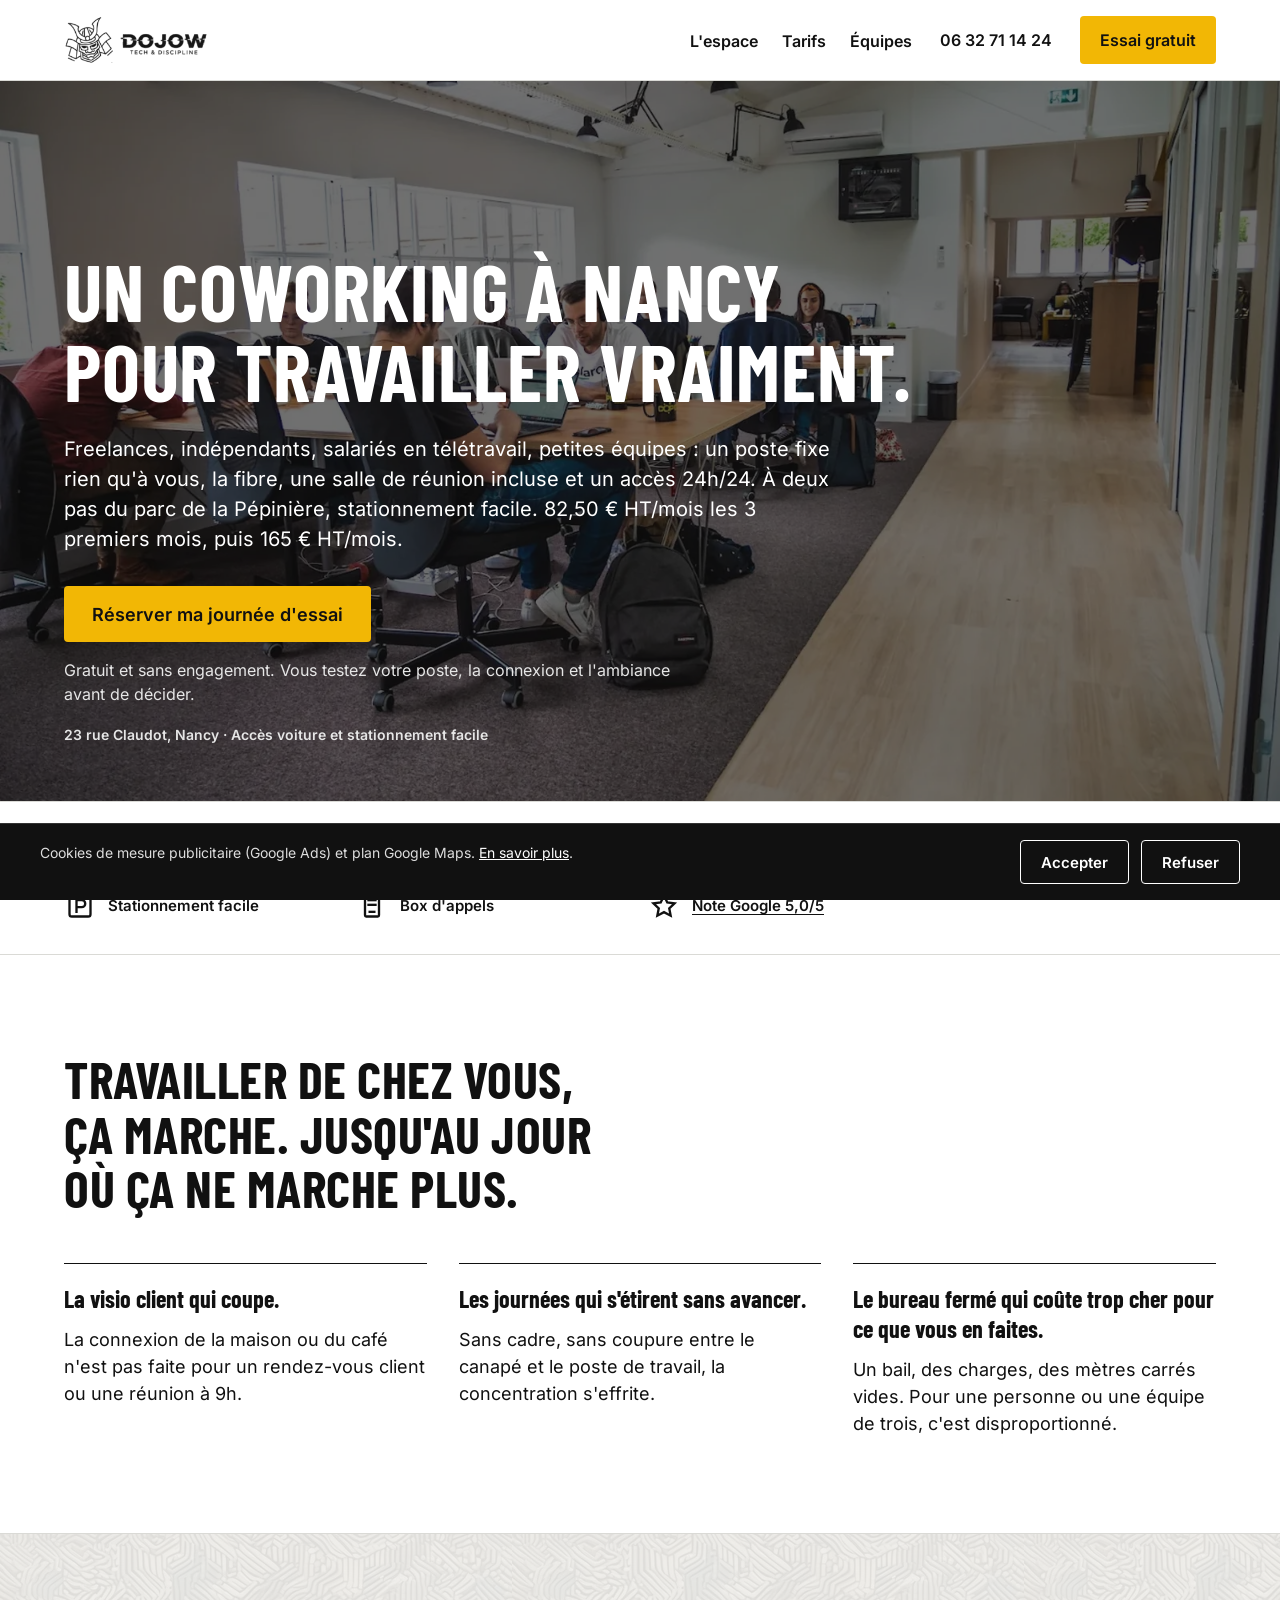
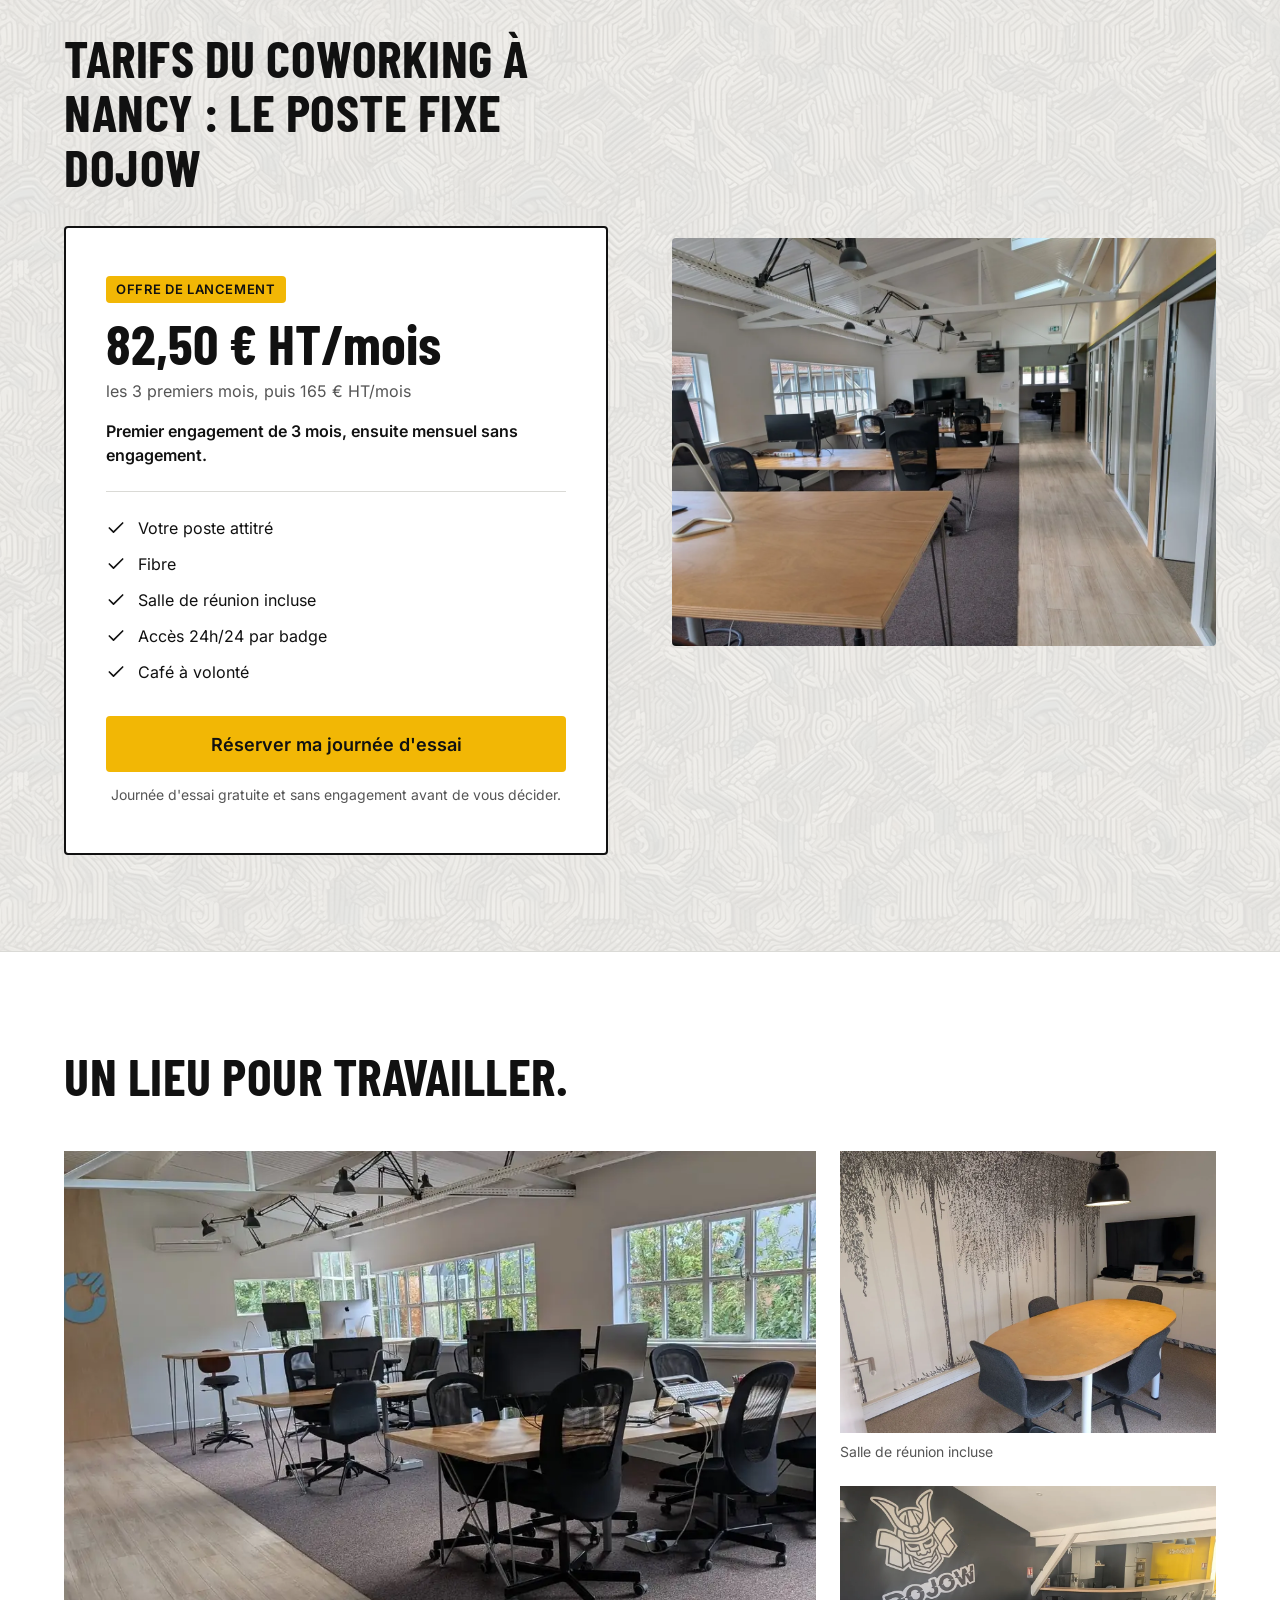
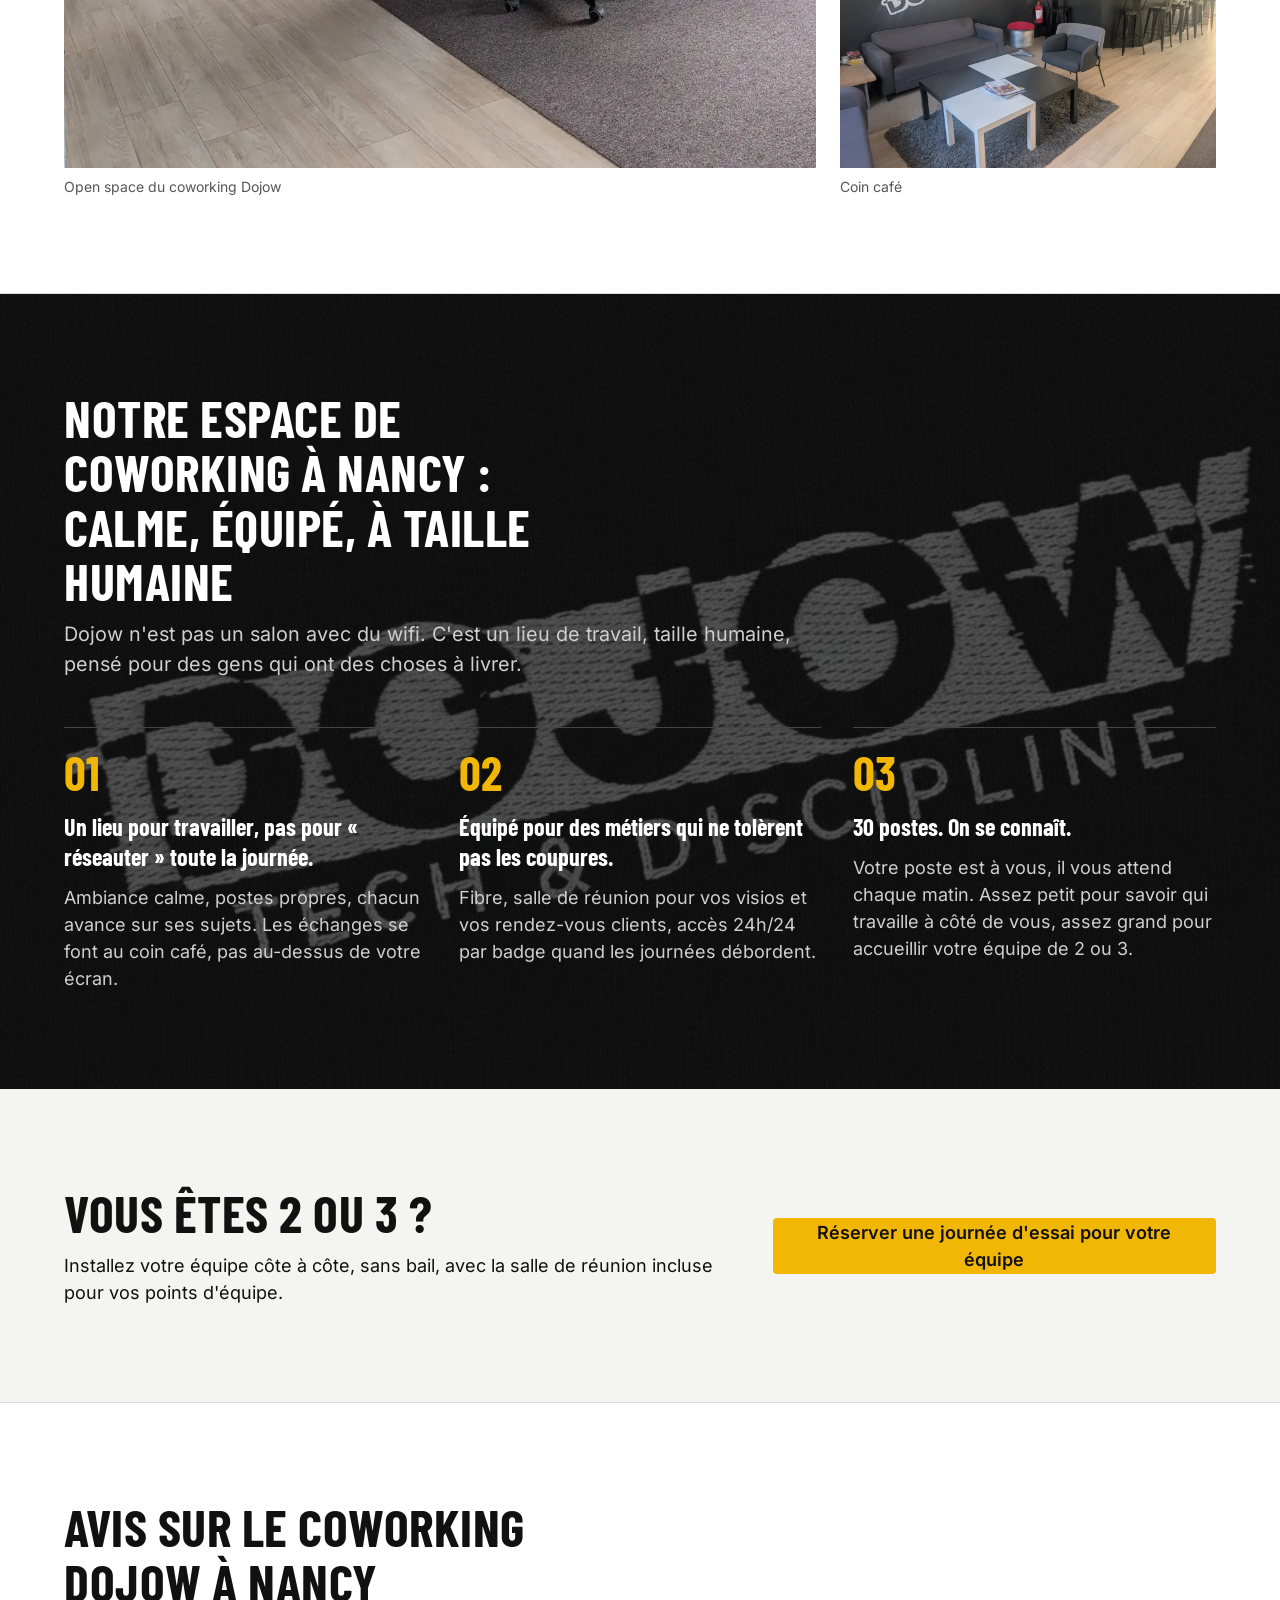
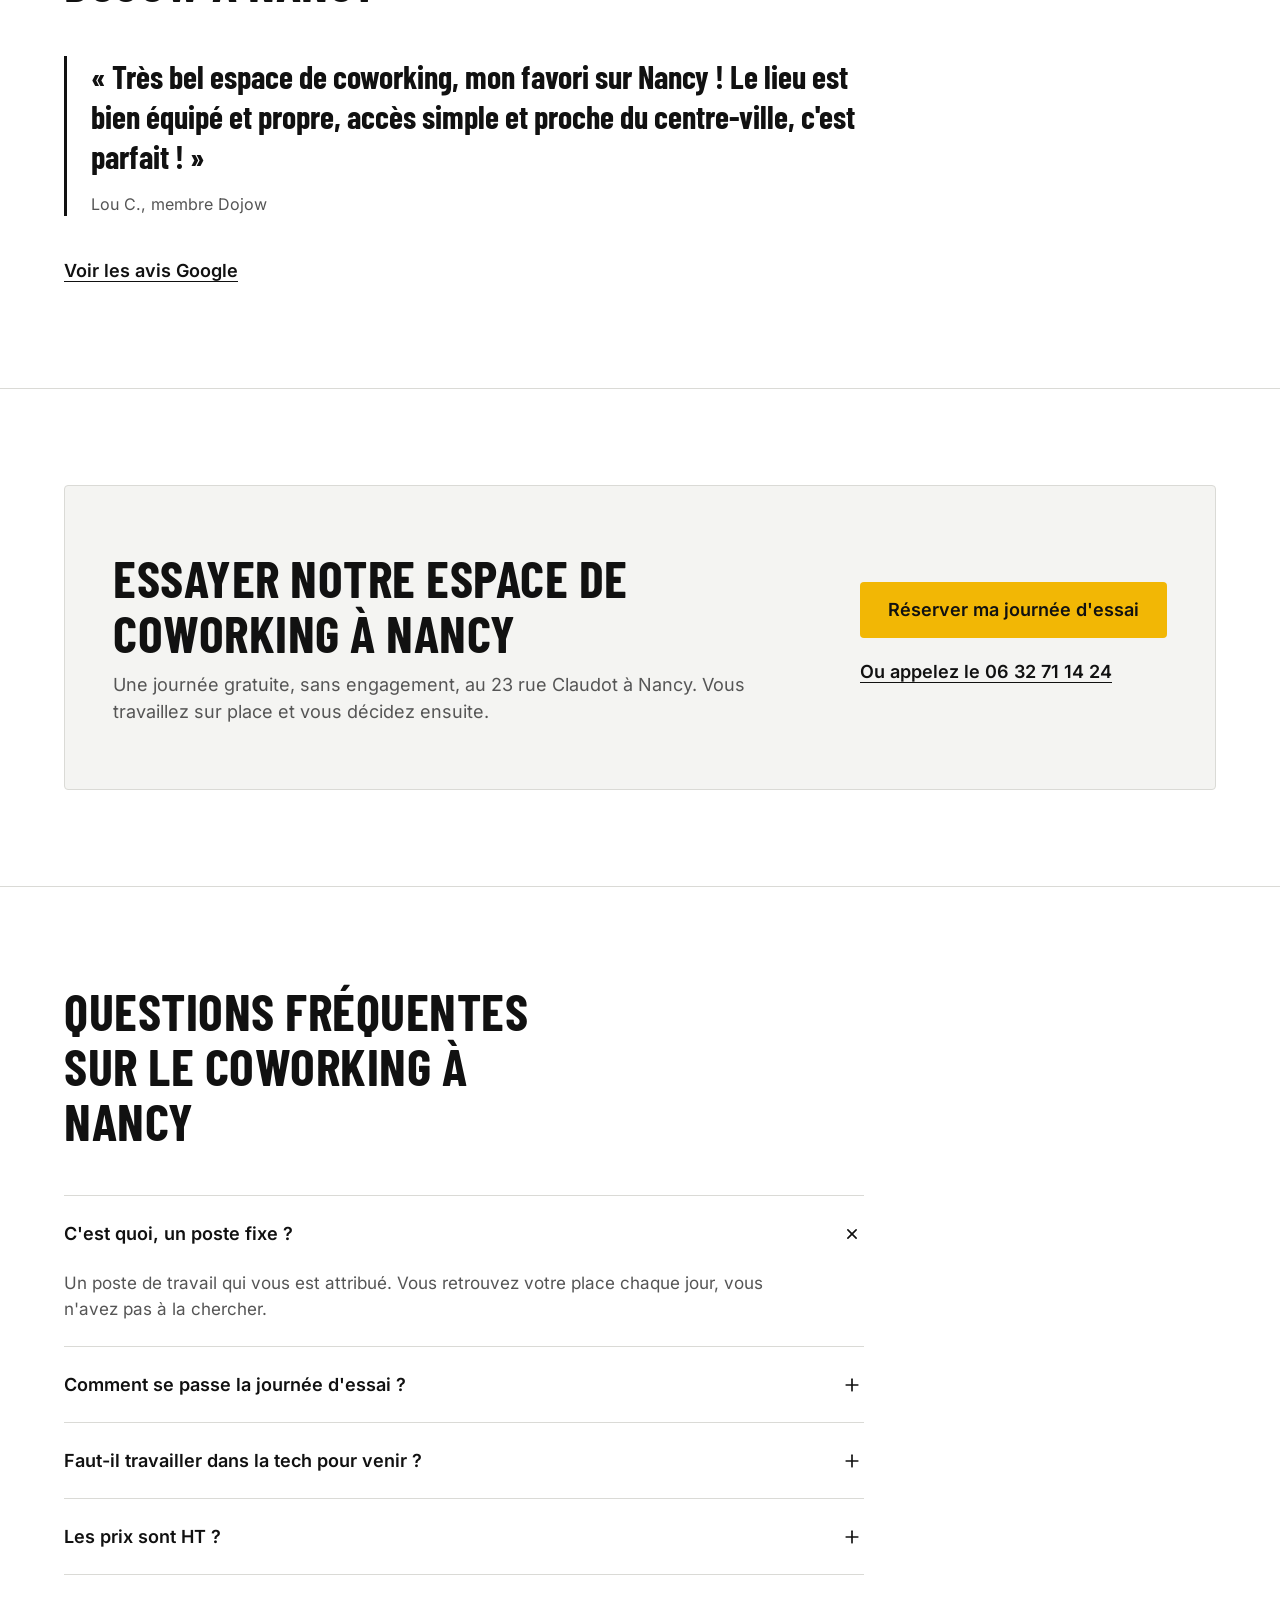
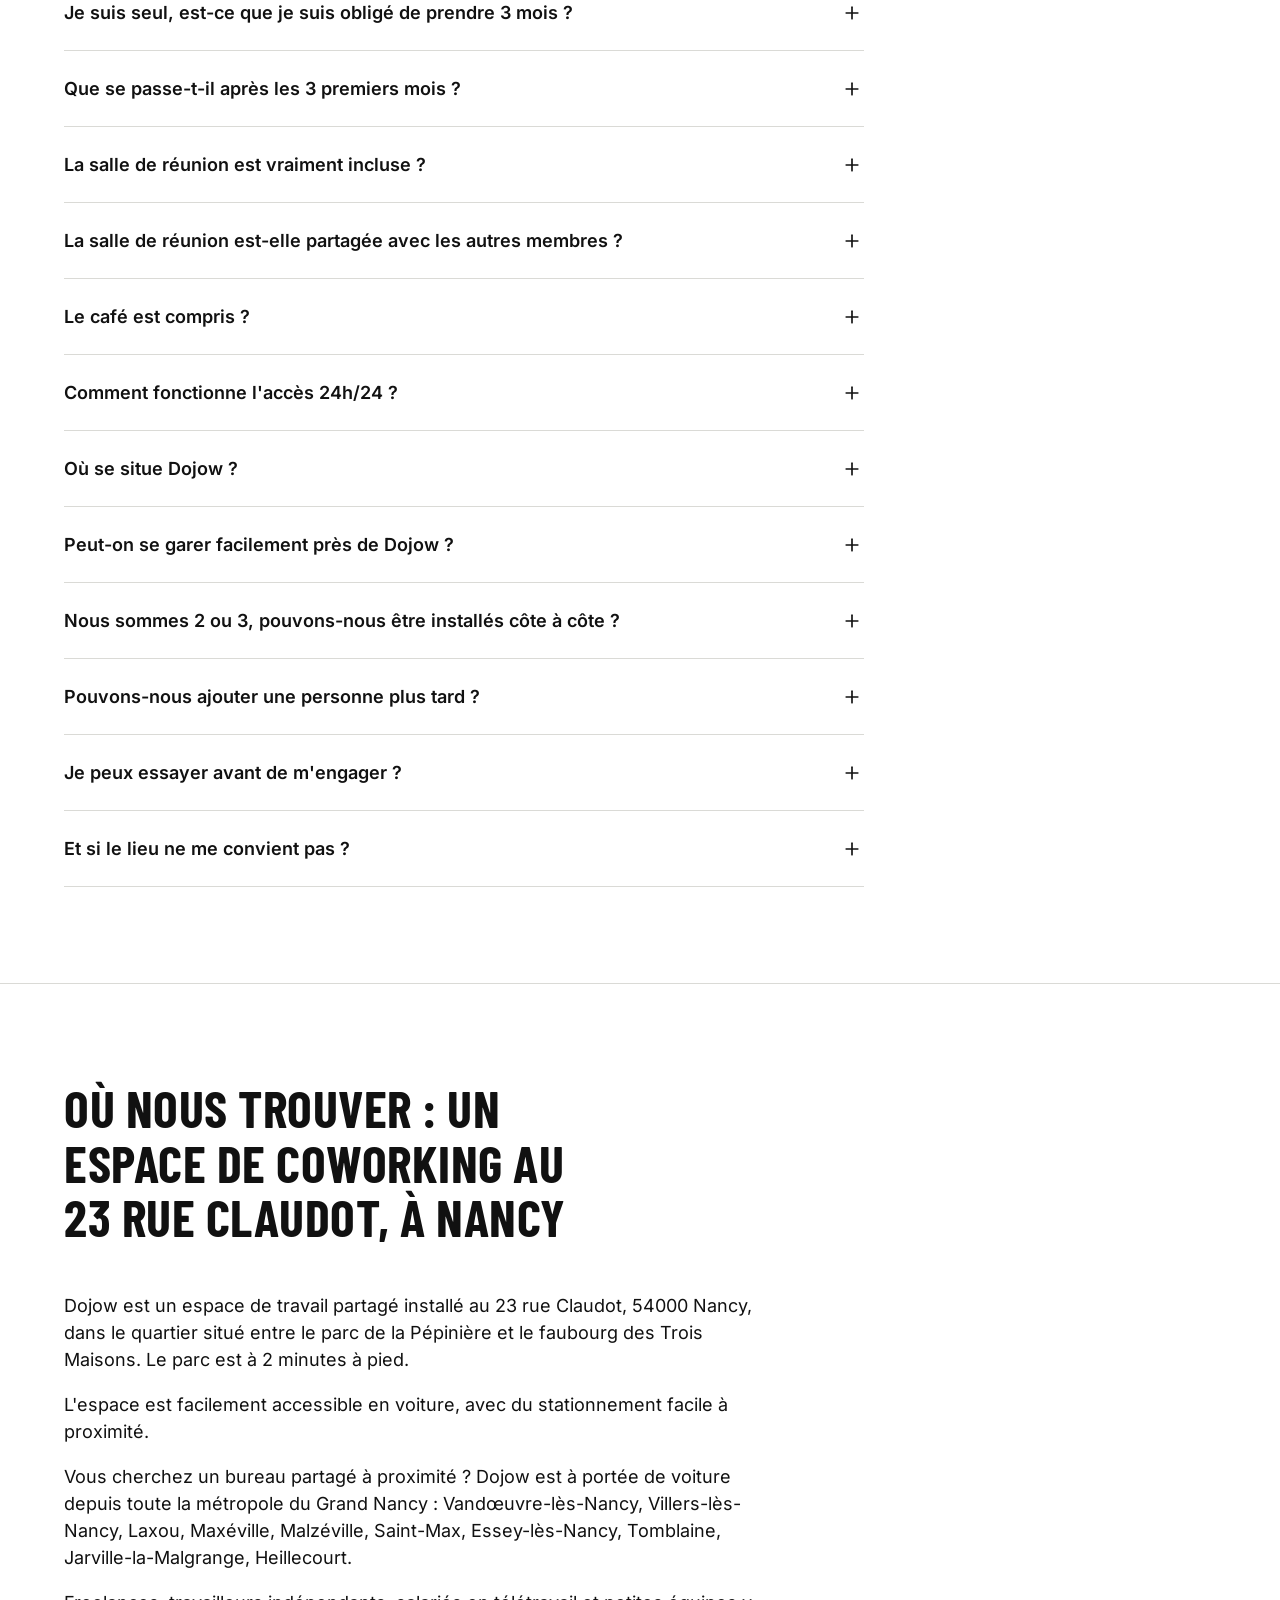
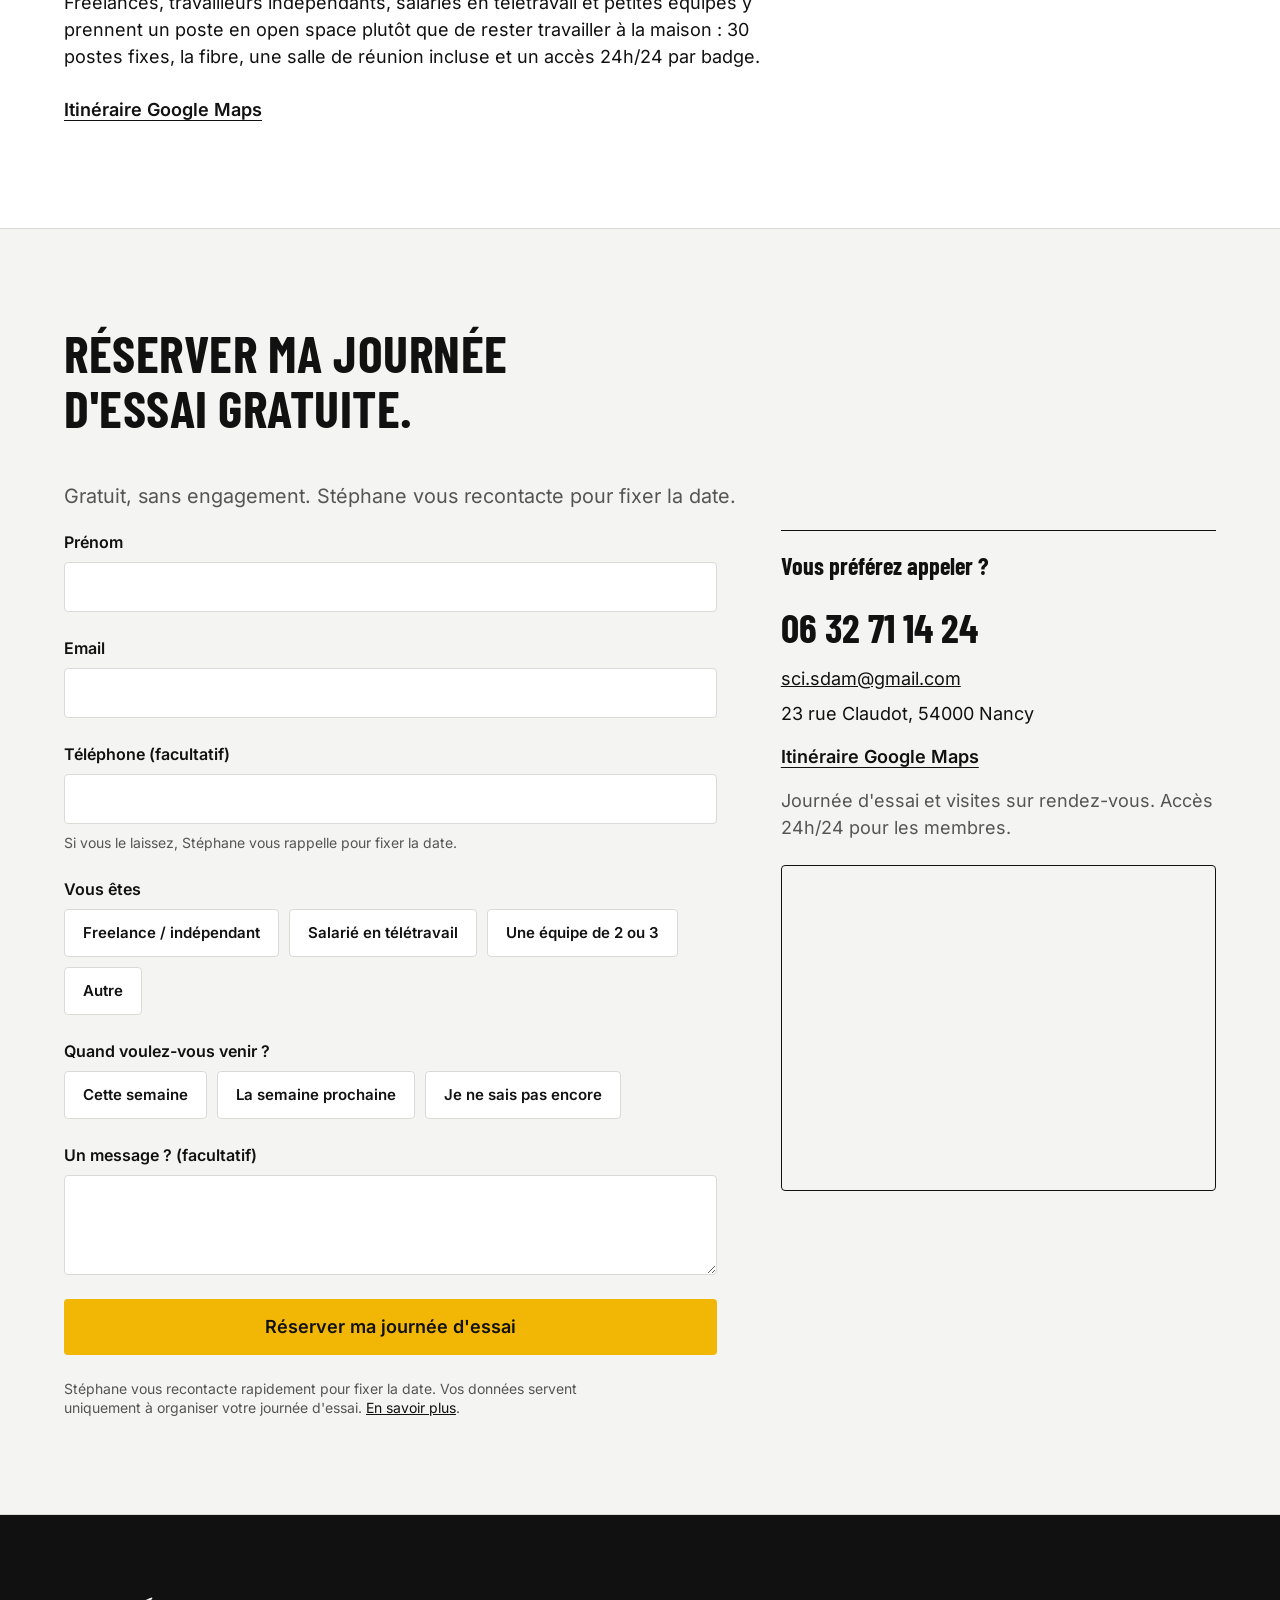
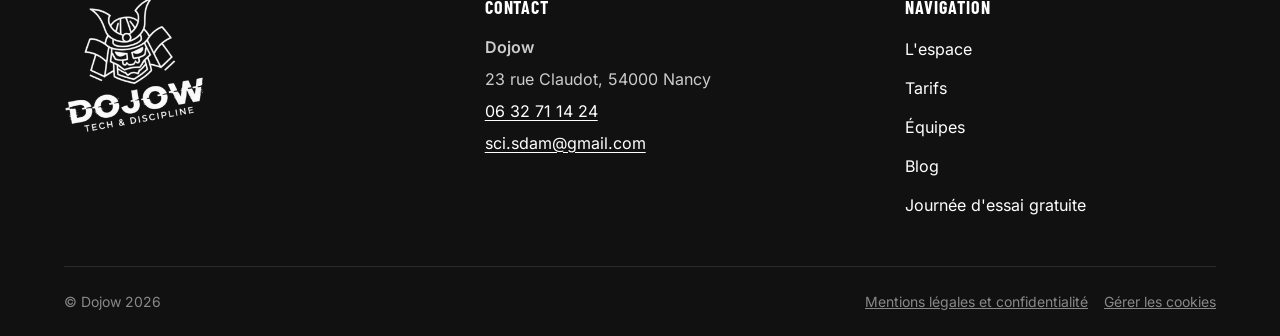
<file: coworking-nancy.html>
<!DOCTYPE html>
<html lang="fr">
<head>
  <meta charset="utf-8">
  <!-- Ancienne page du site : redirection permanente vers la section « L'espace » de l'accueil (site en one page) -->
  <title>L'espace | Dojow</title>
  <link rel="canonical" href="https://www.dojow.fr/">
  <script>location.replace("/" + location.search + "#lieu");</script>
  <meta http-equiv="refresh" content="0; url=/#lieu">
</head>
<body>
  <p><a href="/#lieu">L'espace · Dojow, coworking à Nancy</a></p>
</body>
</html>
</file>
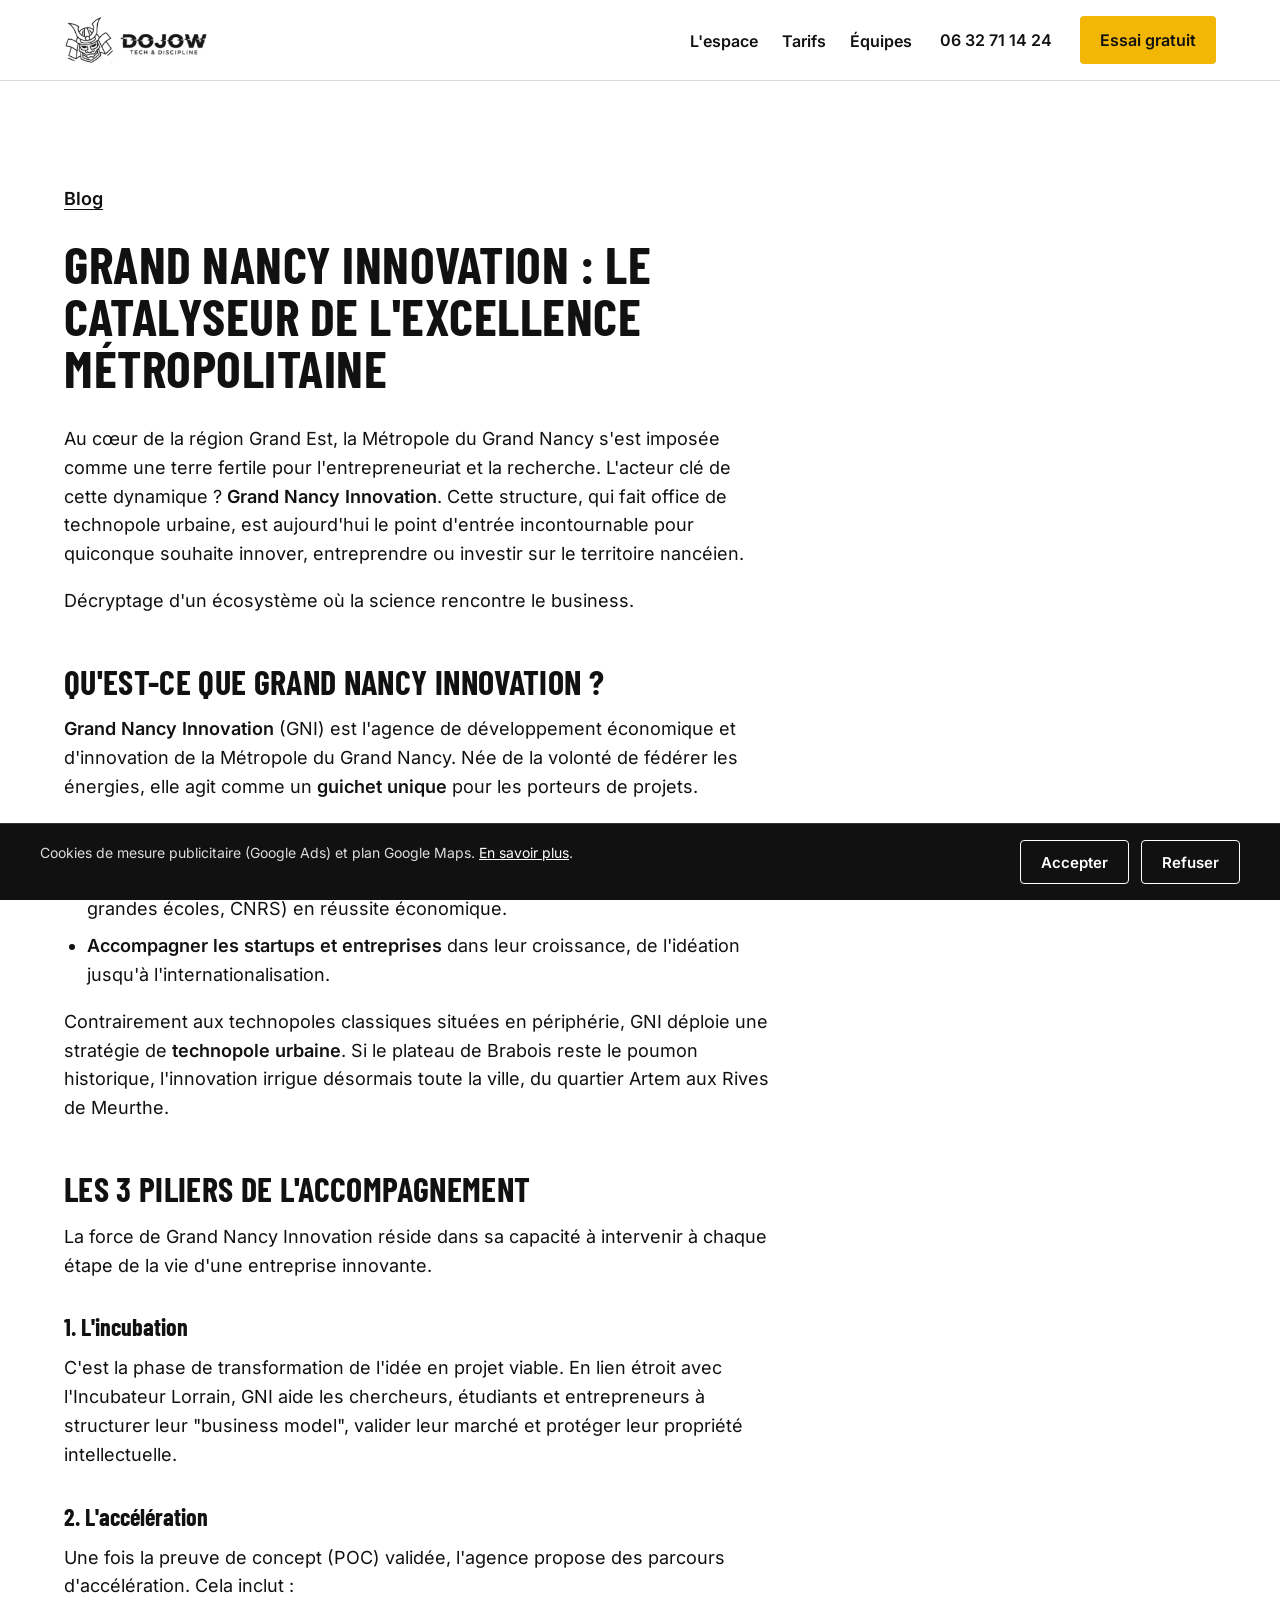
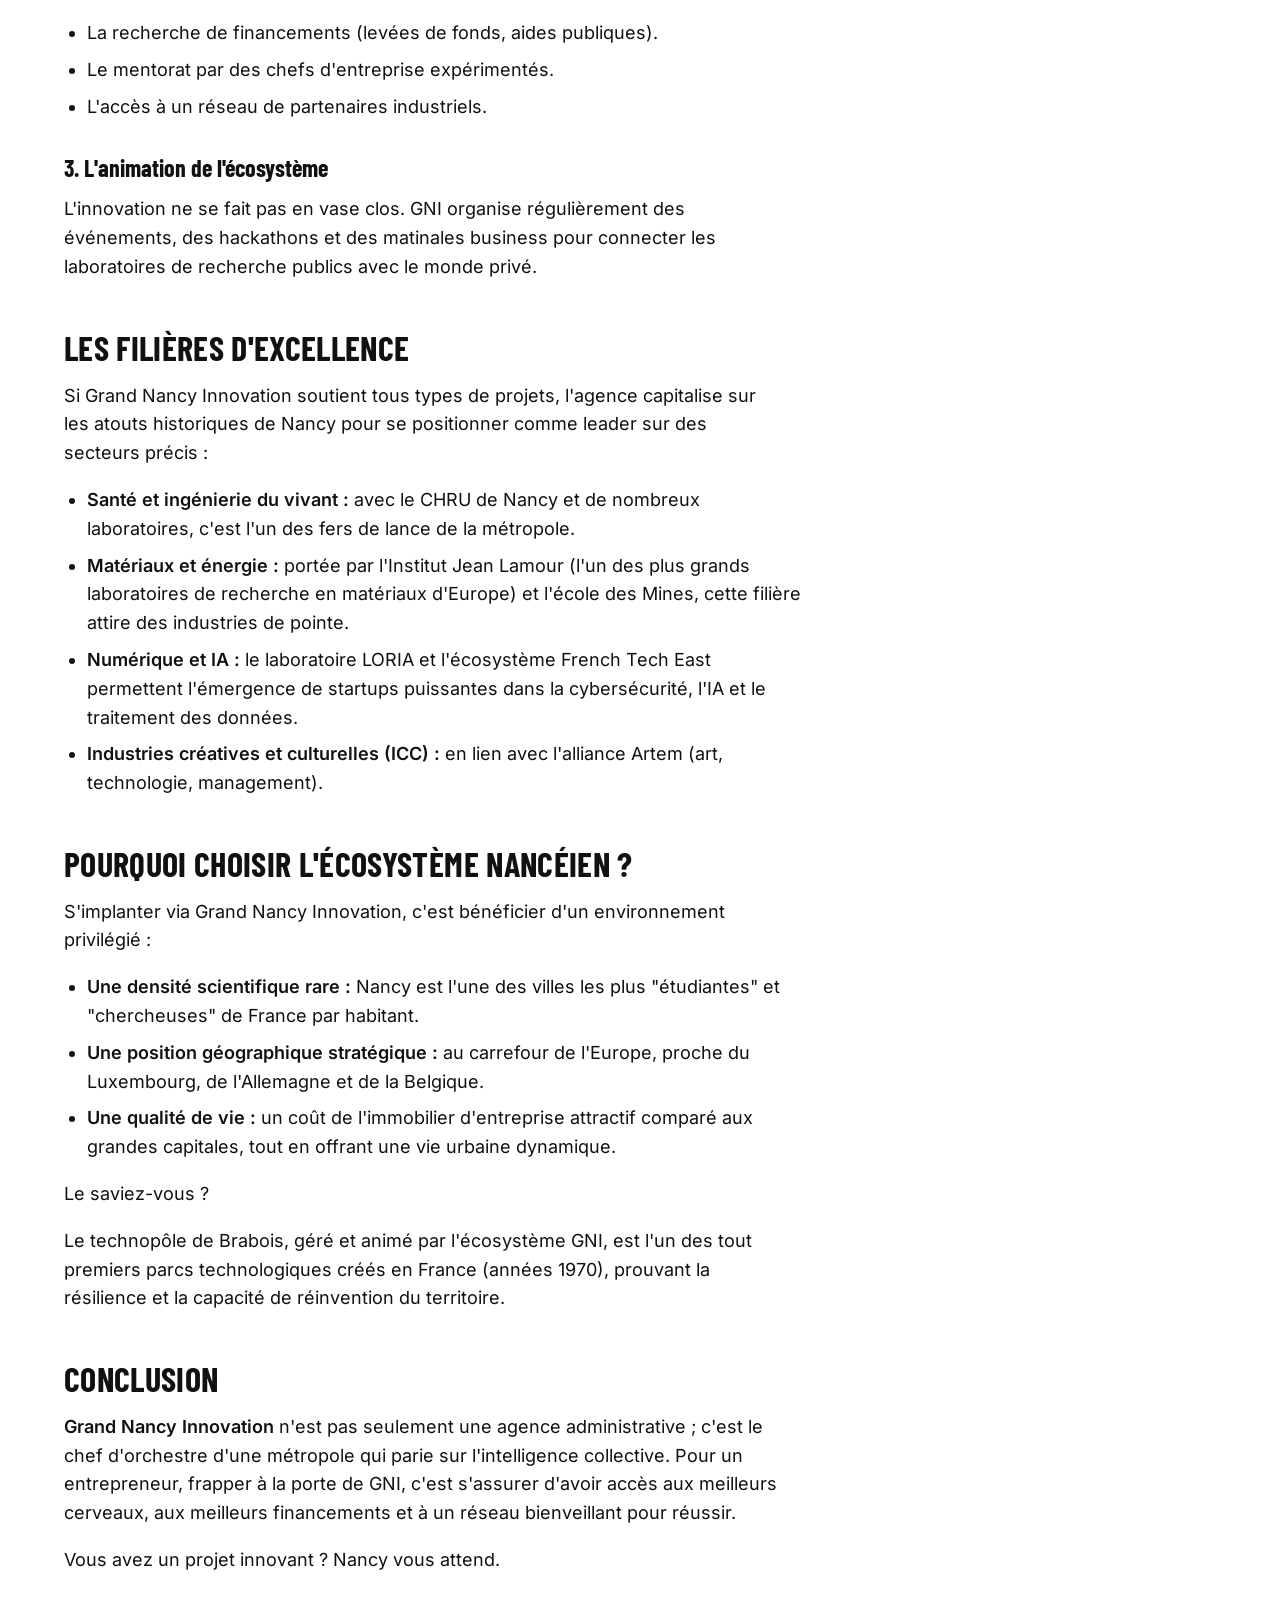
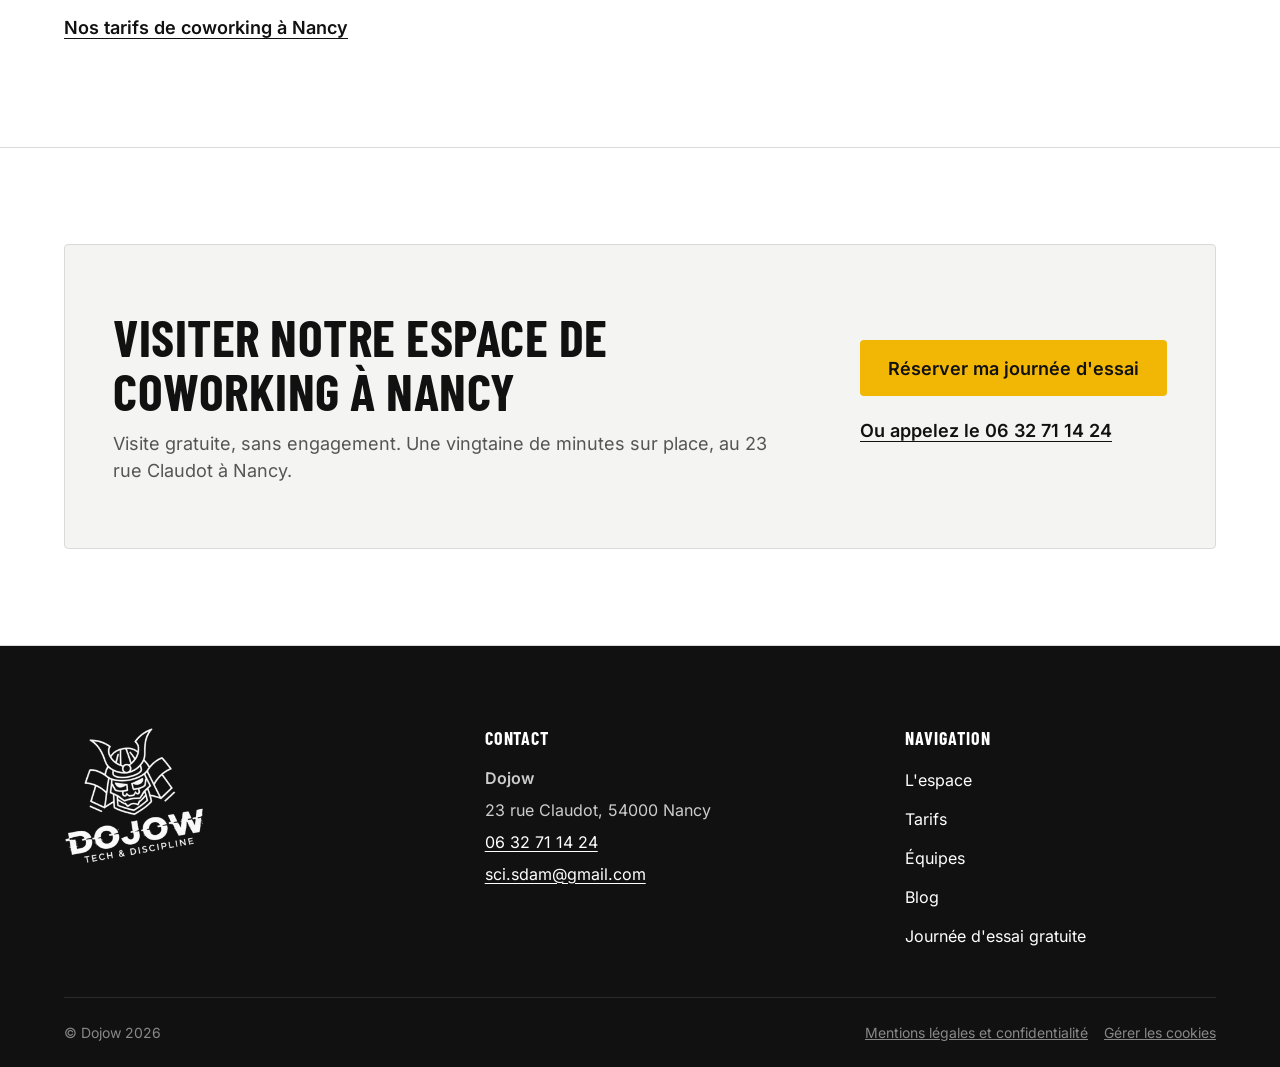
<file: grand-nancy-innovation-coworking.html>
<!DOCTYPE html>
<html lang="fr">
<head>
  <meta charset="utf-8">
  <meta name="viewport" content="width=device-width, initial-scale=1">
  <title>Grand Nancy Innovation : le catalyseur de l'excellence métropolitaine | Dojow</title>
  <meta name="description" content="Découvrez Grand Nancy Innovation, le moteur de l&#x27;entrepreneuriat dans la métropole. Accompagnement, incubation et financement pour vos projets innovants à Nancy.">
  <link rel="canonical" href="https://www.dojow.fr/grand-nancy-innovation-coworking">
  <meta property="og:type" content="website">
  <meta property="og:locale" content="fr_FR">
  <meta property="og:site_name" content="Dojow">
  <meta property="og:title" content="Grand Nancy Innovation : le catalyseur de l&#x27;excellence métropolitaine | Dojow">
  <meta property="og:description" content="Découvrez Grand Nancy Innovation, le moteur de l&#x27;entrepreneuriat dans la métropole. Accompagnement, incubation et financement pour vos projets innovants à Nancy.">
  <meta property="og:url" content="https://www.dojow.fr/grand-nancy-innovation-coworking">
  <meta property="og:image" content="https://www.dojow.fr/assets/img/brand/og-dojow.jpg">
  <link rel="icon" href="/assets/img/brand/favicon.png">
  <link rel="preload" href="/assets/fonts/barlow-condensed-700.woff2" as="font" type="font/woff2" crossorigin>
  <link rel="stylesheet" href="/assets/css/style.css">
  <script type="application/ld+json">
  {
    "@context": "https://schema.org",
    "@type": "BreadcrumbList",
    "itemListElement": [
      {
        "@type": "ListItem",
        "position": 1,
        "name": "Accueil",
        "item": "https://www.dojow.fr/"
      },
      {
        "@type": "ListItem",
        "position": 2,
        "name": "Blog",
        "item": "https://www.dojow.fr/blog-list"
      },
      {
        "@type": "ListItem",
        "position": 3,
        "name": "Grand Nancy Innovation : le catalyseur de l'excellence métropolitaine",
        "item": "https://www.dojow.fr/grand-nancy-innovation-coworking"
      }
    ]
  }
  </script>
</head>
<body>

  <a href="#contenu-principal" class="skip-link">Aller au contenu</a>

  <!-- =========================================================================
       6.1 Header (avec le nouveau logo Dojow fourni)
       ========================================================================= -->
  <header class="site-header">
    <div class="container header-inner">
      <a href="/" class="header-brand">
        <img src="/assets/img/brand/logo-dojow.png" alt="Dojow, coworking à Nancy" class="header-logo" width="972" height="324">
      </a>

      <!-- Navigation desktop -->
      <nav class="nav-desktop" aria-label="Navigation principale">
        <ul class="nav-links">
          <li><a href="/#lieu" class="nav-link">L'espace</a></li>
          <li><a href="/#tarifs" class="nav-link">Tarifs</a></li>
          <li><a href="/#equipes" class="nav-link">Équipes</a></li>
        </ul>
        <a href="tel:+33632711424" class="header-phone">06 32 71 14 24</a>
        <a href="/#visite" class="btn btn-primary header-cta">Essai gratuit</a>
      </nav>

      <!-- Actions mobile -->
      <div class="header-mobile-actions">
        <a href="tel:+33632711424" class="btn-icon" aria-label="Appeler Dojow au 06 32 71 14 24">
          <svg viewBox="0 0 24 24" aria-hidden="true">
            <path d="M22 16.92v3a2 2 0 0 1-2.18 2 19.79 19.79 0 0 1-8.63-3.07 19.5 19.5 0 0 1-6-6 19.79 19.79 0 0 1-3.07-8.67A2 2 0 0 1 4.11 2h3a2 2 0 0 1 2 1.72 12.84 12.84 0 0 0 .7 2.81 2 2 0 0 1-.45 2.11L8.09 9.91a16 16 0 0 0 6 6l1.27-1.27a2 2 0 0 1 2.11-.45 12.84 12.84 0 0 0 2.81.7A2 2 0 0 1 22 16.92z"></path>
          </svg>
        </a>
        <button type="button" class="btn-icon" data-action="toggle-menu" aria-expanded="false" aria-controls="menu-mobile" aria-label="Ouvrir le menu">
          <svg viewBox="0 0 24 24" aria-hidden="true">
            <line x1="3" y1="6" x2="21" y2="6"></line>
            <line x1="3" y1="12" x2="21" y2="12"></line>
            <line x1="3" y1="18" x2="21" y2="18"></line>
          </svg>
        </button>
      </div>
    </div>
  </header>

  <!-- Menu mobile plein écran -->
  <div id="menu-mobile" class="menu-mobile" role="dialog" aria-modal="true" aria-label="Menu principal">
    <div class="menu-mobile-header">
      <img src="/assets/img/brand/logo-dojow.png" alt="Dojow" class="header-logo" width="972" height="324">
      <button type="button" class="btn-icon" data-action="close-menu" aria-label="Fermer le menu">
        <svg viewBox="0 0 24 24" aria-hidden="true">
          <line x1="18" y1="6" x2="6" y2="18"></line>
          <line x1="6" y1="6" x2="18" y2="18"></line>
        </svg>
      </button>
    </div>
    <nav class="menu-mobile-nav" aria-label="Menu de navigation mobile">
      <a href="/#lieu" class="menu-mobile-link">L'espace</a>
      <a href="/#tarifs" class="menu-mobile-link">Tarifs</a>
      <a href="/#equipes" class="menu-mobile-link">Équipes</a>
    </nav>
    <div class="menu-mobile-footer">
      <a href="tel:+33632711424" class="menu-mobile-phone">06 32 71 14 24</a>
      <a href="/#visite" class="btn btn-primary">Essai gratuit</a>
    </div>
  </div>

  <main id="contenu-principal">

    <!-- Article de l'ancien site, repris le 22/09/2026. Texte à trous « [Image du technopôle de Brabois] » retiré. -->
    <article class="section article" aria-labelledby="titre-article">
      <div class="container">
        <div class="article-contenu">
          <p class="article-retour"><a href="/blog-list" class="link-secondary">Blog</a></p>
          <h1 id="titre-article">Grand Nancy Innovation : le catalyseur de l'excellence métropolitaine</h1>
          <p>Au cœur de la région Grand Est, la Métropole du Grand Nancy s'est imposée comme une terre fertile pour l'entrepreneuriat et la recherche. L'acteur clé de cette dynamique ? <strong>Grand Nancy Innovation</strong>. Cette structure, qui fait office de technopole urbaine, est aujourd'hui le point d'entrée incontournable pour quiconque souhaite innover, entreprendre ou investir sur le territoire nancéien.</p>
          <p>Décryptage d'un écosystème où la science rencontre le business.</p>
          <h2>Qu'est-ce que Grand Nancy Innovation ?</h2>
          <p><strong>Grand Nancy Innovation</strong> (GNI) est l'agence de développement économique et d'innovation de la Métropole du Grand Nancy. Née de la volonté de fédérer les énergies, elle agit comme un <strong>guichet unique</strong> pour les porteurs de projets.</p>
          <p>Son objectif est double :</p>
          <ul>
            <li><strong>Transformer l'excellence académique</strong> du territoire (Université de Lorraine, grandes écoles, CNRS) en réussite économique.</li>
            <li><strong>Accompagner les startups et entreprises</strong> dans leur croissance, de l'idéation jusqu'à l'internationalisation.</li>
          </ul>
          <p>Contrairement aux technopoles classiques situées en périphérie, GNI déploie une stratégie de <strong>technopole urbaine</strong>. Si le plateau de Brabois reste le poumon historique, l'innovation irrigue désormais toute la ville, du quartier Artem aux Rives de Meurthe.</p>
          <h2>Les 3 piliers de l'accompagnement</h2>
          <p>La force de Grand Nancy Innovation réside dans sa capacité à intervenir à chaque étape de la vie d'une entreprise innovante.</p>
          <h3>1. L'incubation</h3>
          <p>C'est la phase de transformation de l'idée en projet viable. En lien étroit avec l'Incubateur Lorrain, GNI aide les chercheurs, étudiants et entrepreneurs à structurer leur "business model", valider leur marché et protéger leur propriété intellectuelle.</p>
          <h3>2. L'accélération</h3>
          <p>Une fois la preuve de concept (POC) validée, l'agence propose des parcours d'accélération. Cela inclut :</p>
          <ul>
            <li>La recherche de financements (levées de fonds, aides publiques).</li>
            <li>Le mentorat par des chefs d'entreprise expérimentés.</li>
            <li>L'accès à un réseau de partenaires industriels.</li>
          </ul>
          <h3>3. L'animation de l'écosystème</h3>
          <p>L'innovation ne se fait pas en vase clos. GNI organise régulièrement des événements, des hackathons et des matinales business pour connecter les laboratoires de recherche publics avec le monde privé.</p>
          <h2>Les filières d'excellence</h2>
          <p>Si Grand Nancy Innovation soutient tous types de projets, l'agence capitalise sur les atouts historiques de Nancy pour se positionner comme leader sur des secteurs précis :</p>
          <ul>
            <li><strong>Santé et ingénierie du vivant :</strong> avec le CHRU de Nancy et de nombreux laboratoires, c'est l'un des fers de lance de la métropole.</li>
            <li><strong>Matériaux et énergie :</strong> portée par l'Institut Jean Lamour (l'un des plus grands laboratoires de recherche en matériaux d'Europe) et l'école des Mines, cette filière attire des industries de pointe.</li>
            <li><strong>Numérique et IA :</strong> le laboratoire LORIA et l'écosystème French Tech East permettent l'émergence de startups puissantes dans la cybersécurité, l'IA et le traitement des données.</li>
            <li><strong>Industries créatives et culturelles (ICC) :</strong> en lien avec l'alliance Artem (art, technologie, management).</li>
          </ul>
          <h2>Pourquoi choisir l'écosystème nancéien ?</h2>
          <p>S'implanter via Grand Nancy Innovation, c'est bénéficier d'un environnement privilégié :</p>
          <ul>
            <li><strong>Une densité scientifique rare :</strong> Nancy est l'une des villes les plus "étudiantes" et "chercheuses" de France par habitant.</li>
            <li><strong>Une position géographique stratégique :</strong> au carrefour de l'Europe, proche du Luxembourg, de l'Allemagne et de la Belgique.</li>
            <li><strong>Une qualité de vie :</strong> un coût de l'immobilier d'entreprise attractif comparé aux grandes capitales, tout en offrant une vie urbaine dynamique.</li>
          </ul>
          <p>Le saviez-vous ?</p>
          <p>Le technopôle de Brabois, géré et animé par l'écosystème GNI, est l'un des tout premiers parcs technologiques créés en France (années 1970), prouvant la résilience et la capacité de réinvention du territoire.</p>
          <h2>Conclusion</h2>
          <p><strong>Grand Nancy Innovation</strong> n'est pas seulement une agence administrative ; c'est le chef d'orchestre d'une métropole qui parie sur l'intelligence collective. Pour un entrepreneur, frapper à la porte de GNI, c'est s'assurer d'avoir accès aux meilleurs cerveaux, aux meilleurs financements et à un réseau bienveillant pour réussir.</p>
          <p>Vous avez un projet innovant ? Nancy vous attend.</p>
          <p class="section-lien"><a href="/#tarifs" class="link-secondary">Nos tarifs de coworking à Nancy</a></p>
        </div>
      </div>
    </article>

    <section class="section" aria-labelledby="titre-cta-final">
      <div class="container">
        <div class="bloc-cta-final">
          <div class="bloc-cta-content">
            <h2 id="titre-cta-final">Visiter notre espace de coworking à Nancy</h2>
            <p>Visite gratuite, sans engagement. Une vingtaine de minutes sur place, au 23 rue Claudot à Nancy.</p>
          </div>
          <div class="bloc-cta-actions">
            <a href="/#visite" class="btn btn-primary">Réserver ma journée d'essai</a>
            <a href="tel:+33632711424" class="link-secondary">Ou appelez le 06 32 71 14 24</a>
          </div>
        </div>
      </div>
    </section>

  </main>

  <!-- =========================================================================
       5.5 Barre d'action collante sur mobile (< 768 px)
       ========================================================================= -->
  <aside id="sticky-mobile-bar" class="sticky-mobile-bar" aria-label="Action rapide">
    <a href="/#visite" class="btn btn-primary">Réserver ma journée d'essai</a>
    <a href="tel:+33632711424" class="sticky-phone-btn" aria-label="Appeler Dojow au 06 32 71 14 24">
      <svg viewBox="0 0 24 24" aria-hidden="true">
        <path d="M22 16.92v3a2 2 0 0 1-2.18 2 19.79 19.79 0 0 1-8.63-3.07 19.5 19.5 0 0 1-6-6 19.79 19.79 0 0 1-3.07-8.67A2 2 0 0 1 4.11 2h3a2 2 0 0 1 2 1.72 12.84 12.84 0 0 0 .7 2.81 2 2 0 0 1-.45 2.11L8.09 9.91a16 16 0 0 0 6 6l1.27-1.27a2 2 0 0 1 2.11-.45 12.84 12.84 0 0 0 2.81.7A2 2 0 0 1 22 16.92z"></path>
      </svg>
    </a>
  </aside>

  <!-- =========================================================================
       10. Bandeau Cookies
       ========================================================================= -->
  <!-- À VALIDER : texte du bandeau modifié (SPEC 10) suite à l'affichage direct de la carte Google Maps -->
  <aside id="cookie-banner" class="cookie-banner" aria-label="Gestion des cookies">
    <div class="cookie-inner">
      <p class="cookie-text">
        Cookies de mesure publicitaire (Google Ads) et plan Google Maps. <a href="/mentions-legales-politique-de-confidentialite">En savoir plus</a>.
      </p>
      <div class="cookie-actions">
        <button type="button" id="cookie-accept" class="btn-cookie">Accepter</button>
        <button type="button" id="cookie-deny" class="btn-cookie">Refuser</button>
      </div>
    </div>
  </aside>

  <!-- =========================================================================
       6.2 Footer (avec le logo blanc haute résolution)
       ========================================================================= -->
  <footer class="site-footer">
    <div class="container">
      <div class="footer-grid">
        <!-- Colonne 1 : Logo blanc & Signature -->
        <div class="footer-col">
          <!-- Logo vertical : la signature « Tech & Discipline » fait partie du logo -->
          <img src="/assets/img/brand/logo-dojow-vertical-white.png" alt="Dojow, Tech &amp; Discipline" class="footer-logo" width="480" height="470" loading="lazy" decoding="async">
        </div>

        <!-- Colonne 2 : Coordonnées identiques à la fiche Google Business -->
        <div class="footer-col">
          <h3>Contact</h3>
          <ul class="footer-nap">
            <li><strong>Dojow</strong></li>
            <li>23 rue Claudot, 54000 Nancy</li>
            <li><a href="tel:+33632711424">06 32 71 14 24</a></li>
            <li><a href="mailto:sci.sdam@gmail.com">sci.sdam@gmail.com</a></li>
          </ul>
        </div>

        <!-- Colonne 3 : Navigation -->
        <div class="footer-col">
          <h3>Navigation</h3>
          <ul class="footer-nav-list">
            <li><a href="/#lieu">L'espace</a></li>
            <li><a href="/#tarifs">Tarifs</a></li>
            <li><a href="/#equipes">Équipes</a></li>
            <li><a href="/blog-list">Blog</a></li>
            <li><a href="/#visite">Journée d'essai gratuite</a></li>
          </ul>
        </div>
      </div>

      <!-- Ligne inférieure -->
      <div class="footer-bottom">
        <div>© Dojow <span data-year></span></div>
        <div class="footer-bottom-links">
          <a href="/mentions-legales-politique-de-confidentialite">Mentions légales et confidentialité</a>
          <button type="button" class="btn-link" data-action="manage-cookies">Gérer les cookies</button>
        </div>
      </div>
    </div>
  </footer>

  <script src="/assets/js/main.js"></script>
</body>
</html>
</file>
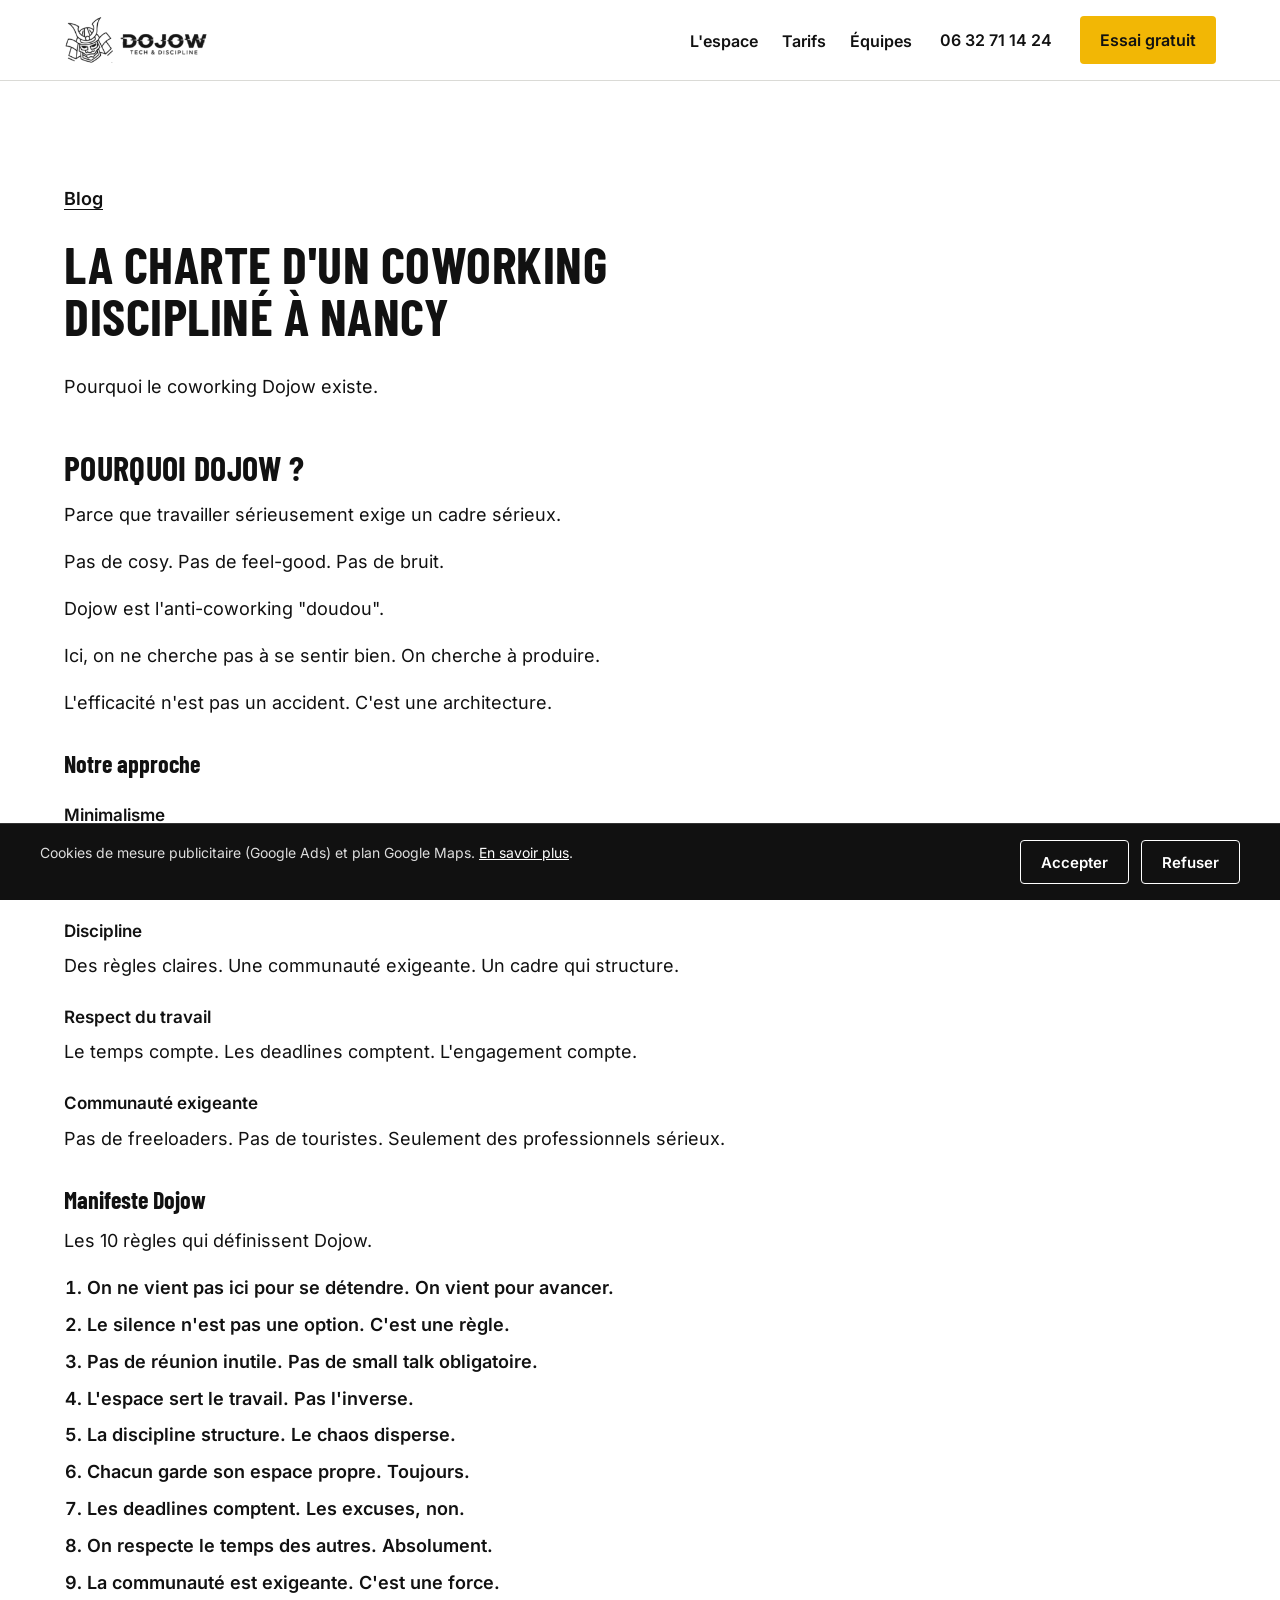
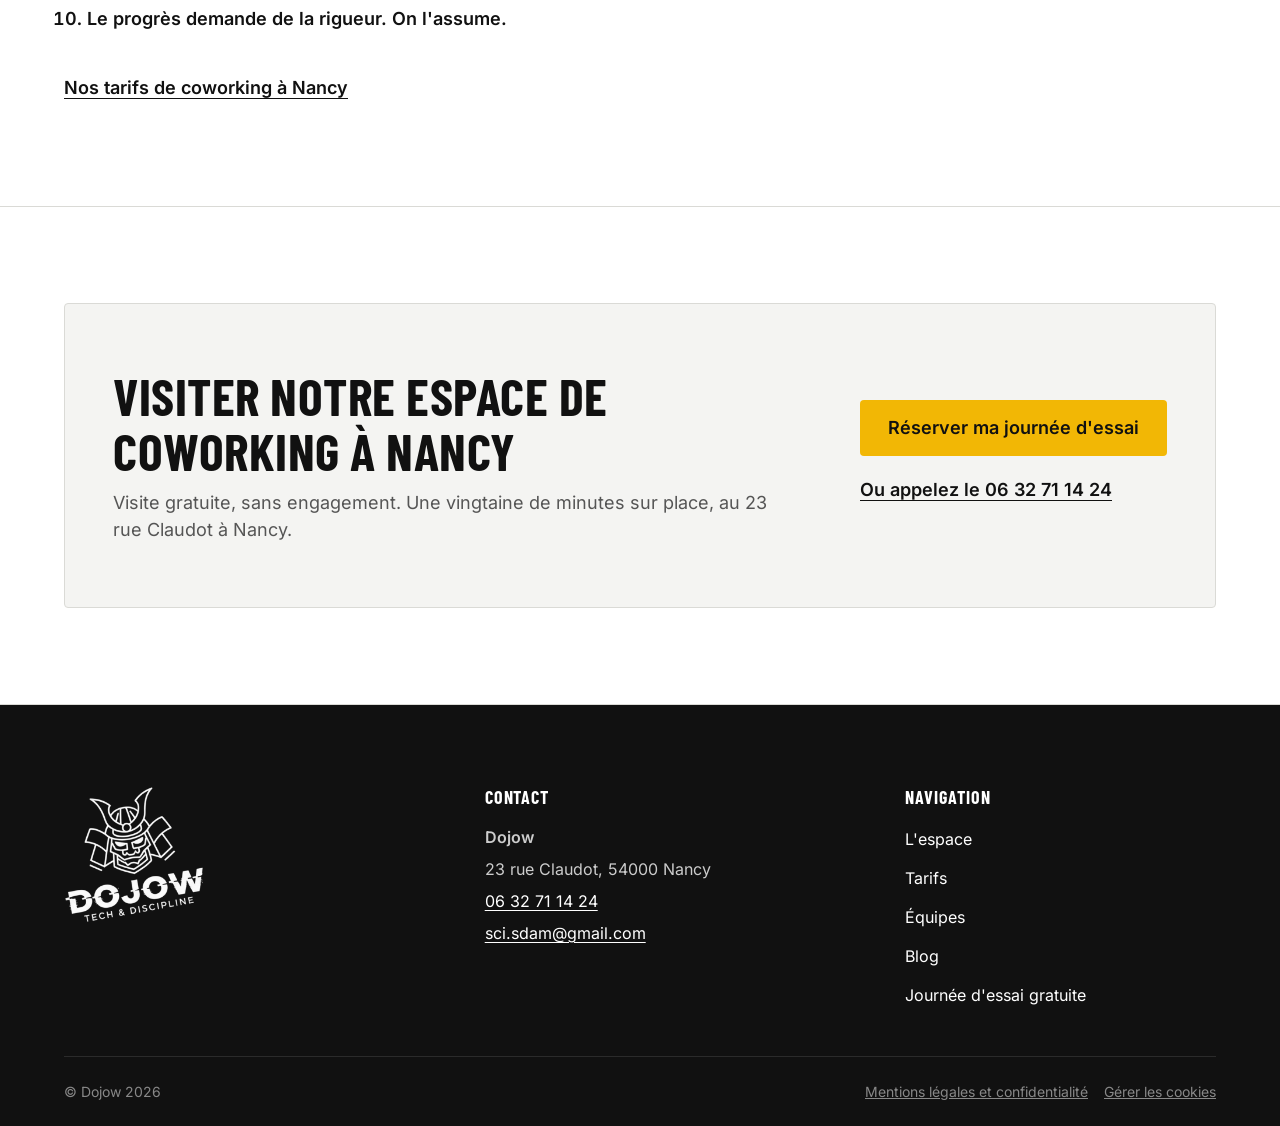
<file: le-code-espace-de-travail-nancy.html>
<!DOCTYPE html>
<html lang="fr">
<head>
  <meta charset="utf-8">
  <meta name="viewport" content="width=device-width, initial-scale=1">
  <title>La charte d'un coworking discipliné à Nancy | Dojow</title>
  <meta name="description" content="Pourquoi Dojow existe, notre approche et le manifeste en 10 règles d&#x27;un coworking discipliné à Nancy, pensé pour produire.">
  <link rel="canonical" href="https://www.dojow.fr/le-code-espace-de-travail-nancy">
  <meta property="og:type" content="website">
  <meta property="og:locale" content="fr_FR">
  <meta property="og:site_name" content="Dojow">
  <meta property="og:title" content="La charte d&#x27;un coworking discipliné à Nancy | Dojow">
  <meta property="og:description" content="Pourquoi Dojow existe, notre approche et le manifeste en 10 règles d&#x27;un coworking discipliné à Nancy, pensé pour produire.">
  <meta property="og:url" content="https://www.dojow.fr/le-code-espace-de-travail-nancy">
  <meta property="og:image" content="https://www.dojow.fr/assets/img/brand/og-dojow.jpg">
  <link rel="icon" href="/assets/img/brand/favicon.png">
  <link rel="preload" href="/assets/fonts/barlow-condensed-700.woff2" as="font" type="font/woff2" crossorigin>
  <link rel="stylesheet" href="/assets/css/style.css">
  <script type="application/ld+json">
  {
    "@context": "https://schema.org",
    "@type": "BreadcrumbList",
    "itemListElement": [
      {
        "@type": "ListItem",
        "position": 1,
        "name": "Accueil",
        "item": "https://www.dojow.fr/"
      },
      {
        "@type": "ListItem",
        "position": 2,
        "name": "Blog",
        "item": "https://www.dojow.fr/blog-list"
      },
      {
        "@type": "ListItem",
        "position": 3,
        "name": "La charte d'un coworking discipliné à Nancy",
        "item": "https://www.dojow.fr/le-code-espace-de-travail-nancy"
      }
    ]
  }
  </script>
</head>
<body>

  <a href="#contenu-principal" class="skip-link">Aller au contenu</a>

  <!-- =========================================================================
       6.1 Header (avec le nouveau logo Dojow fourni)
       ========================================================================= -->
  <header class="site-header">
    <div class="container header-inner">
      <a href="/" class="header-brand">
        <img src="/assets/img/brand/logo-dojow.png" alt="Dojow, coworking à Nancy" class="header-logo" width="972" height="324">
      </a>

      <!-- Navigation desktop -->
      <nav class="nav-desktop" aria-label="Navigation principale">
        <ul class="nav-links">
          <li><a href="/#lieu" class="nav-link">L'espace</a></li>
          <li><a href="/#tarifs" class="nav-link">Tarifs</a></li>
          <li><a href="/#equipes" class="nav-link">Équipes</a></li>
        </ul>
        <a href="tel:+33632711424" class="header-phone">06 32 71 14 24</a>
        <a href="/#visite" class="btn btn-primary header-cta">Essai gratuit</a>
      </nav>

      <!-- Actions mobile -->
      <div class="header-mobile-actions">
        <a href="tel:+33632711424" class="btn-icon" aria-label="Appeler Dojow au 06 32 71 14 24">
          <svg viewBox="0 0 24 24" aria-hidden="true">
            <path d="M22 16.92v3a2 2 0 0 1-2.18 2 19.79 19.79 0 0 1-8.63-3.07 19.5 19.5 0 0 1-6-6 19.79 19.79 0 0 1-3.07-8.67A2 2 0 0 1 4.11 2h3a2 2 0 0 1 2 1.72 12.84 12.84 0 0 0 .7 2.81 2 2 0 0 1-.45 2.11L8.09 9.91a16 16 0 0 0 6 6l1.27-1.27a2 2 0 0 1 2.11-.45 12.84 12.84 0 0 0 2.81.7A2 2 0 0 1 22 16.92z"></path>
          </svg>
        </a>
        <button type="button" class="btn-icon" data-action="toggle-menu" aria-expanded="false" aria-controls="menu-mobile" aria-label="Ouvrir le menu">
          <svg viewBox="0 0 24 24" aria-hidden="true">
            <line x1="3" y1="6" x2="21" y2="6"></line>
            <line x1="3" y1="12" x2="21" y2="12"></line>
            <line x1="3" y1="18" x2="21" y2="18"></line>
          </svg>
        </button>
      </div>
    </div>
  </header>

  <!-- Menu mobile plein écran -->
  <div id="menu-mobile" class="menu-mobile" role="dialog" aria-modal="true" aria-label="Menu principal">
    <div class="menu-mobile-header">
      <img src="/assets/img/brand/logo-dojow.png" alt="Dojow" class="header-logo" width="972" height="324">
      <button type="button" class="btn-icon" data-action="close-menu" aria-label="Fermer le menu">
        <svg viewBox="0 0 24 24" aria-hidden="true">
          <line x1="18" y1="6" x2="6" y2="18"></line>
          <line x1="6" y1="6" x2="18" y2="18"></line>
        </svg>
      </button>
    </div>
    <nav class="menu-mobile-nav" aria-label="Menu de navigation mobile">
      <a href="/#lieu" class="menu-mobile-link">L'espace</a>
      <a href="/#tarifs" class="menu-mobile-link">Tarifs</a>
      <a href="/#equipes" class="menu-mobile-link">Équipes</a>
    </nav>
    <div class="menu-mobile-footer">
      <a href="tel:+33632711424" class="menu-mobile-phone">06 32 71 14 24</a>
      <a href="/#visite" class="btn btn-primary">Essai gratuit</a>
    </div>
  </div>

  <main id="contenu-principal">

    <!-- Article de l'ancien site, repris le 22/09/2026. Ancien bloc « Contactez-nous » retiré (remplacé par le bloc de visite). Meta description réécrite (l'ancienne parlait de bureaux fermés). -->
    <article class="section article" aria-labelledby="titre-article">
      <div class="container">
        <div class="article-contenu">
          <p class="article-retour"><a href="/blog-list" class="link-secondary">Blog</a></p>
          <h1 id="titre-article">La charte d'un coworking discipliné à Nancy</h1>
          <p>Pourquoi le coworking Dojow existe.</p>
          <h2>Pourquoi Dojow ?</h2>
          <p>Parce que travailler sérieusement exige un cadre sérieux.</p>
          <p>Pas de cosy. Pas de feel-good. Pas de bruit.</p>
          <p>Dojow est l'anti-coworking "doudou".</p>
          <p>Ici, on ne cherche pas à se sentir bien. On cherche à produire.</p>
          <p>L'efficacité n'est pas un accident. C'est une architecture.</p>
          <h3>Notre approche</h3>
          <h4>Minimalisme</h4>
          <p>Supprimer le superflu. Garder l'essentiel. Créer un environnement sans distraction.</p>
          <h4>Discipline</h4>
          <p>Des règles claires. Une communauté exigeante. Un cadre qui structure.</p>
          <h4>Respect du travail</h4>
          <p>Le temps compte. Les deadlines comptent. L'engagement compte.</p>
          <h4>Communauté exigeante</h4>
          <p>Pas de freeloaders. Pas de touristes. Seulement des professionnels sérieux.</p>
          <h3>Manifeste Dojow</h3>
          <p>Les 10 règles qui définissent Dojow.</p>
          <ol class="article-regles">
            <li>On ne vient pas ici pour se détendre. On vient pour avancer.</li>
            <li>Le silence n'est pas une option. C'est une règle.</li>
            <li>Pas de réunion inutile. Pas de small talk obligatoire.</li>
            <li>L'espace sert le travail. Pas l'inverse.</li>
            <li>La discipline structure. Le chaos disperse.</li>
            <li>Chacun garde son espace propre. Toujours.</li>
            <li>Les deadlines comptent. Les excuses, non.</li>
            <li>On respecte le temps des autres. Absolument.</li>
            <li>La communauté est exigeante. C'est une force.</li>
            <li>Le progrès demande de la rigueur. On l'assume.</li>
          </ol>
          <p class="section-lien"><a href="/#tarifs" class="link-secondary">Nos tarifs de coworking à Nancy</a></p>
        </div>
      </div>
    </article>

    <section class="section" aria-labelledby="titre-cta-final">
      <div class="container">
        <div class="bloc-cta-final">
          <div class="bloc-cta-content">
            <h2 id="titre-cta-final">Visiter notre espace de coworking à Nancy</h2>
            <p>Visite gratuite, sans engagement. Une vingtaine de minutes sur place, au 23 rue Claudot à Nancy.</p>
          </div>
          <div class="bloc-cta-actions">
            <a href="/#visite" class="btn btn-primary">Réserver ma journée d'essai</a>
            <a href="tel:+33632711424" class="link-secondary">Ou appelez le 06 32 71 14 24</a>
          </div>
        </div>
      </div>
    </section>

  </main>

  <!-- =========================================================================
       5.5 Barre d'action collante sur mobile (< 768 px)
       ========================================================================= -->
  <aside id="sticky-mobile-bar" class="sticky-mobile-bar" aria-label="Action rapide">
    <a href="/#visite" class="btn btn-primary">Réserver ma journée d'essai</a>
    <a href="tel:+33632711424" class="sticky-phone-btn" aria-label="Appeler Dojow au 06 32 71 14 24">
      <svg viewBox="0 0 24 24" aria-hidden="true">
        <path d="M22 16.92v3a2 2 0 0 1-2.18 2 19.79 19.79 0 0 1-8.63-3.07 19.5 19.5 0 0 1-6-6 19.79 19.79 0 0 1-3.07-8.67A2 2 0 0 1 4.11 2h3a2 2 0 0 1 2 1.72 12.84 12.84 0 0 0 .7 2.81 2 2 0 0 1-.45 2.11L8.09 9.91a16 16 0 0 0 6 6l1.27-1.27a2 2 0 0 1 2.11-.45 12.84 12.84 0 0 0 2.81.7A2 2 0 0 1 22 16.92z"></path>
      </svg>
    </a>
  </aside>

  <!-- =========================================================================
       10. Bandeau Cookies
       ========================================================================= -->
  <!-- À VALIDER : texte du bandeau modifié (SPEC 10) suite à l'affichage direct de la carte Google Maps -->
  <aside id="cookie-banner" class="cookie-banner" aria-label="Gestion des cookies">
    <div class="cookie-inner">
      <p class="cookie-text">
        Cookies de mesure publicitaire (Google Ads) et plan Google Maps. <a href="/mentions-legales-politique-de-confidentialite">En savoir plus</a>.
      </p>
      <div class="cookie-actions">
        <button type="button" id="cookie-accept" class="btn-cookie">Accepter</button>
        <button type="button" id="cookie-deny" class="btn-cookie">Refuser</button>
      </div>
    </div>
  </aside>

  <!-- =========================================================================
       6.2 Footer (avec le logo blanc haute résolution)
       ========================================================================= -->
  <footer class="site-footer">
    <div class="container">
      <div class="footer-grid">
        <!-- Colonne 1 : Logo blanc & Signature -->
        <div class="footer-col">
          <!-- Logo vertical : la signature « Tech & Discipline » fait partie du logo -->
          <img src="/assets/img/brand/logo-dojow-vertical-white.png" alt="Dojow, Tech &amp; Discipline" class="footer-logo" width="480" height="470" loading="lazy" decoding="async">
        </div>

        <!-- Colonne 2 : Coordonnées identiques à la fiche Google Business -->
        <div class="footer-col">
          <h3>Contact</h3>
          <ul class="footer-nap">
            <li><strong>Dojow</strong></li>
            <li>23 rue Claudot, 54000 Nancy</li>
            <li><a href="tel:+33632711424">06 32 71 14 24</a></li>
            <li><a href="mailto:sci.sdam@gmail.com">sci.sdam@gmail.com</a></li>
          </ul>
        </div>

        <!-- Colonne 3 : Navigation -->
        <div class="footer-col">
          <h3>Navigation</h3>
          <ul class="footer-nav-list">
            <li><a href="/#lieu">L'espace</a></li>
            <li><a href="/#tarifs">Tarifs</a></li>
            <li><a href="/#equipes">Équipes</a></li>
            <li><a href="/blog-list">Blog</a></li>
            <li><a href="/#visite">Journée d'essai gratuite</a></li>
          </ul>
        </div>
      </div>

      <!-- Ligne inférieure -->
      <div class="footer-bottom">
        <div>© Dojow <span data-year></span></div>
        <div class="footer-bottom-links">
          <a href="/mentions-legales-politique-de-confidentialite">Mentions légales et confidentialité</a>
          <button type="button" class="btn-link" data-action="manage-cookies">Gérer les cookies</button>
        </div>
      </div>
    </div>
  </footer>

  <script src="/assets/js/main.js"></script>
</body>
</html>
</file>
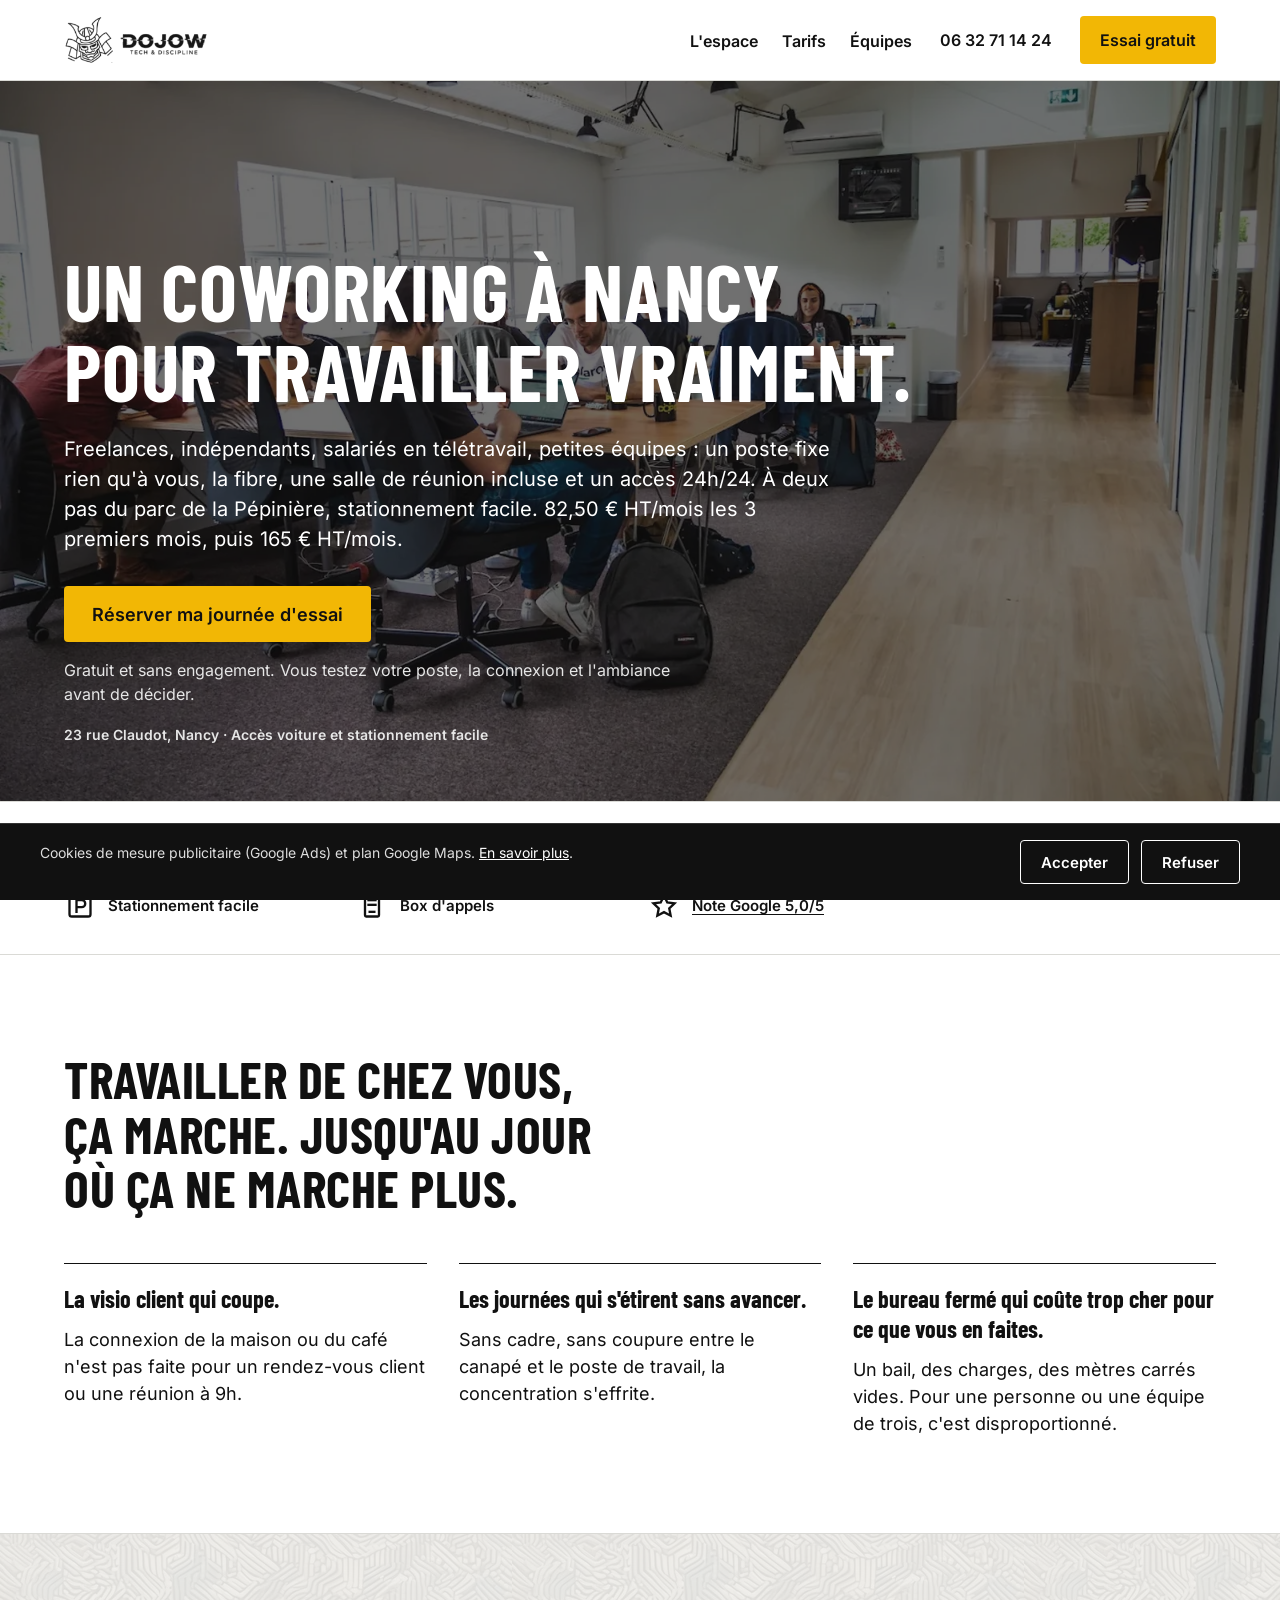
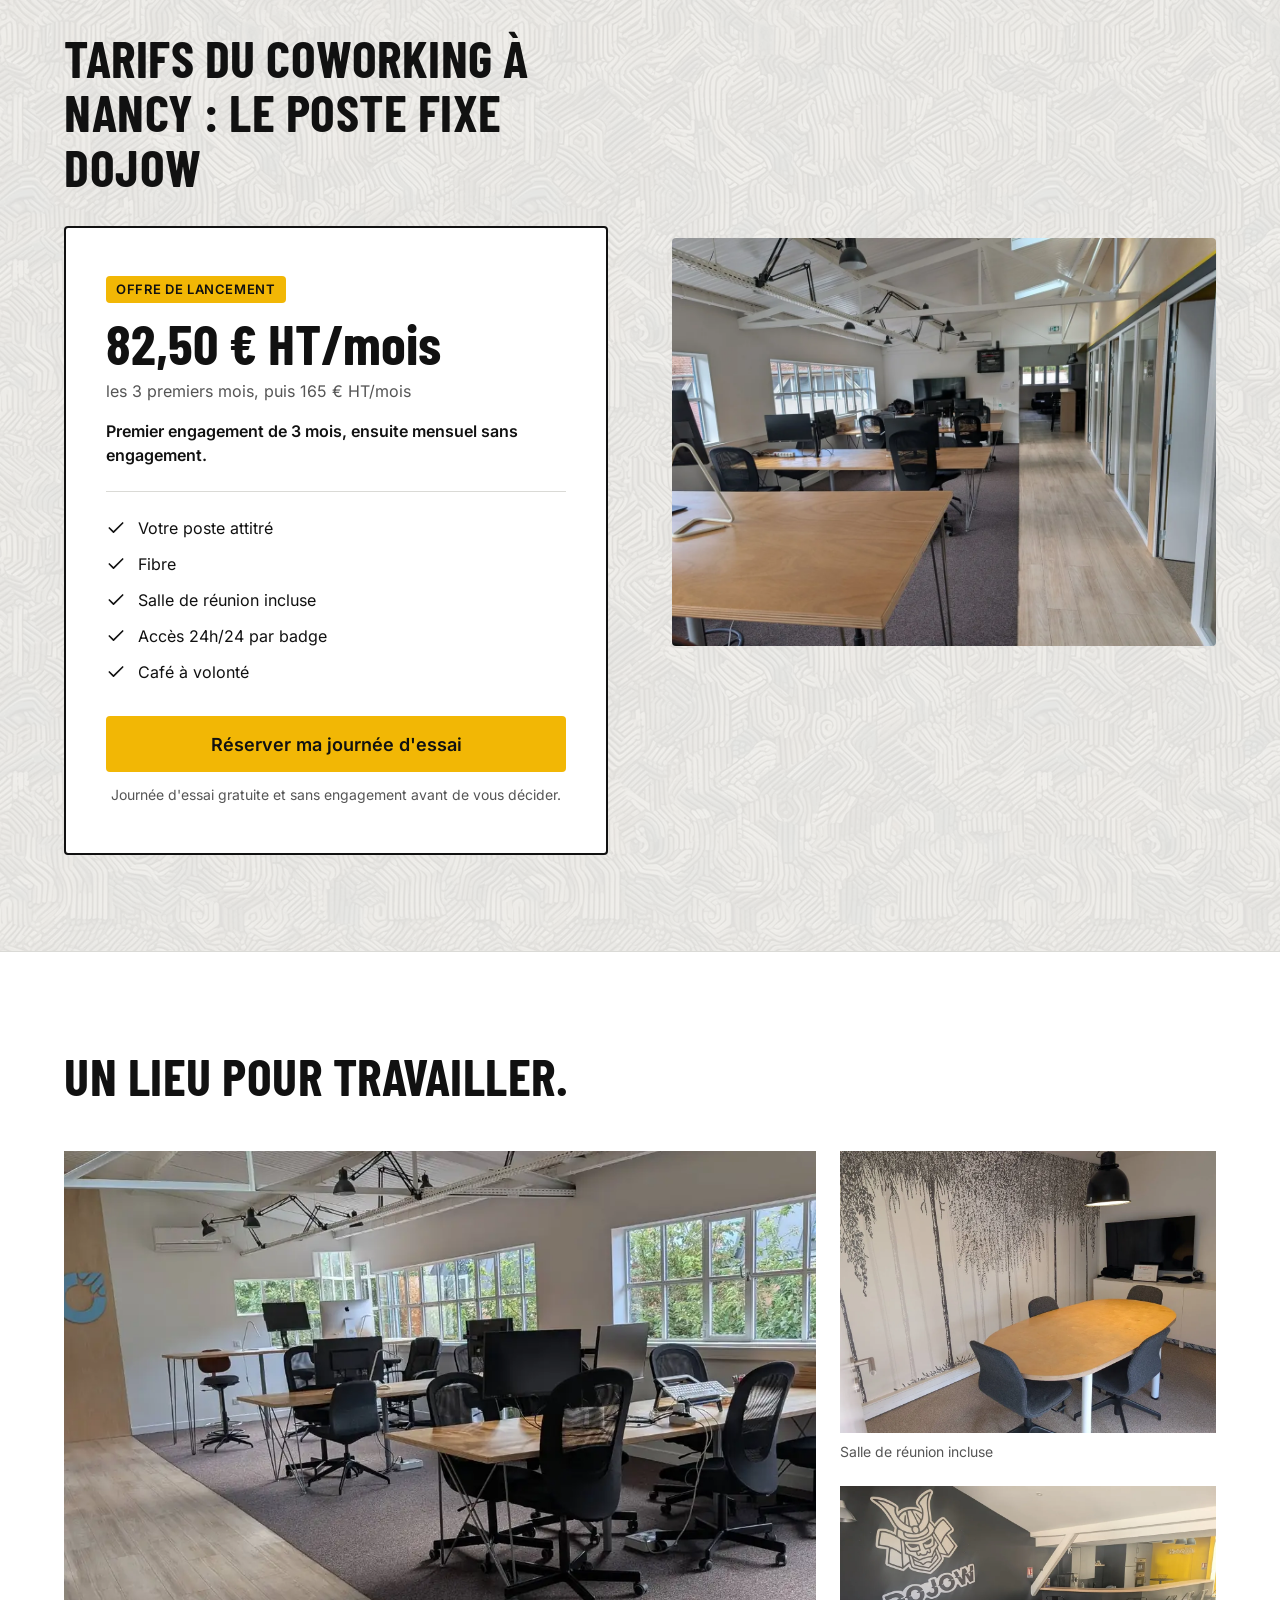
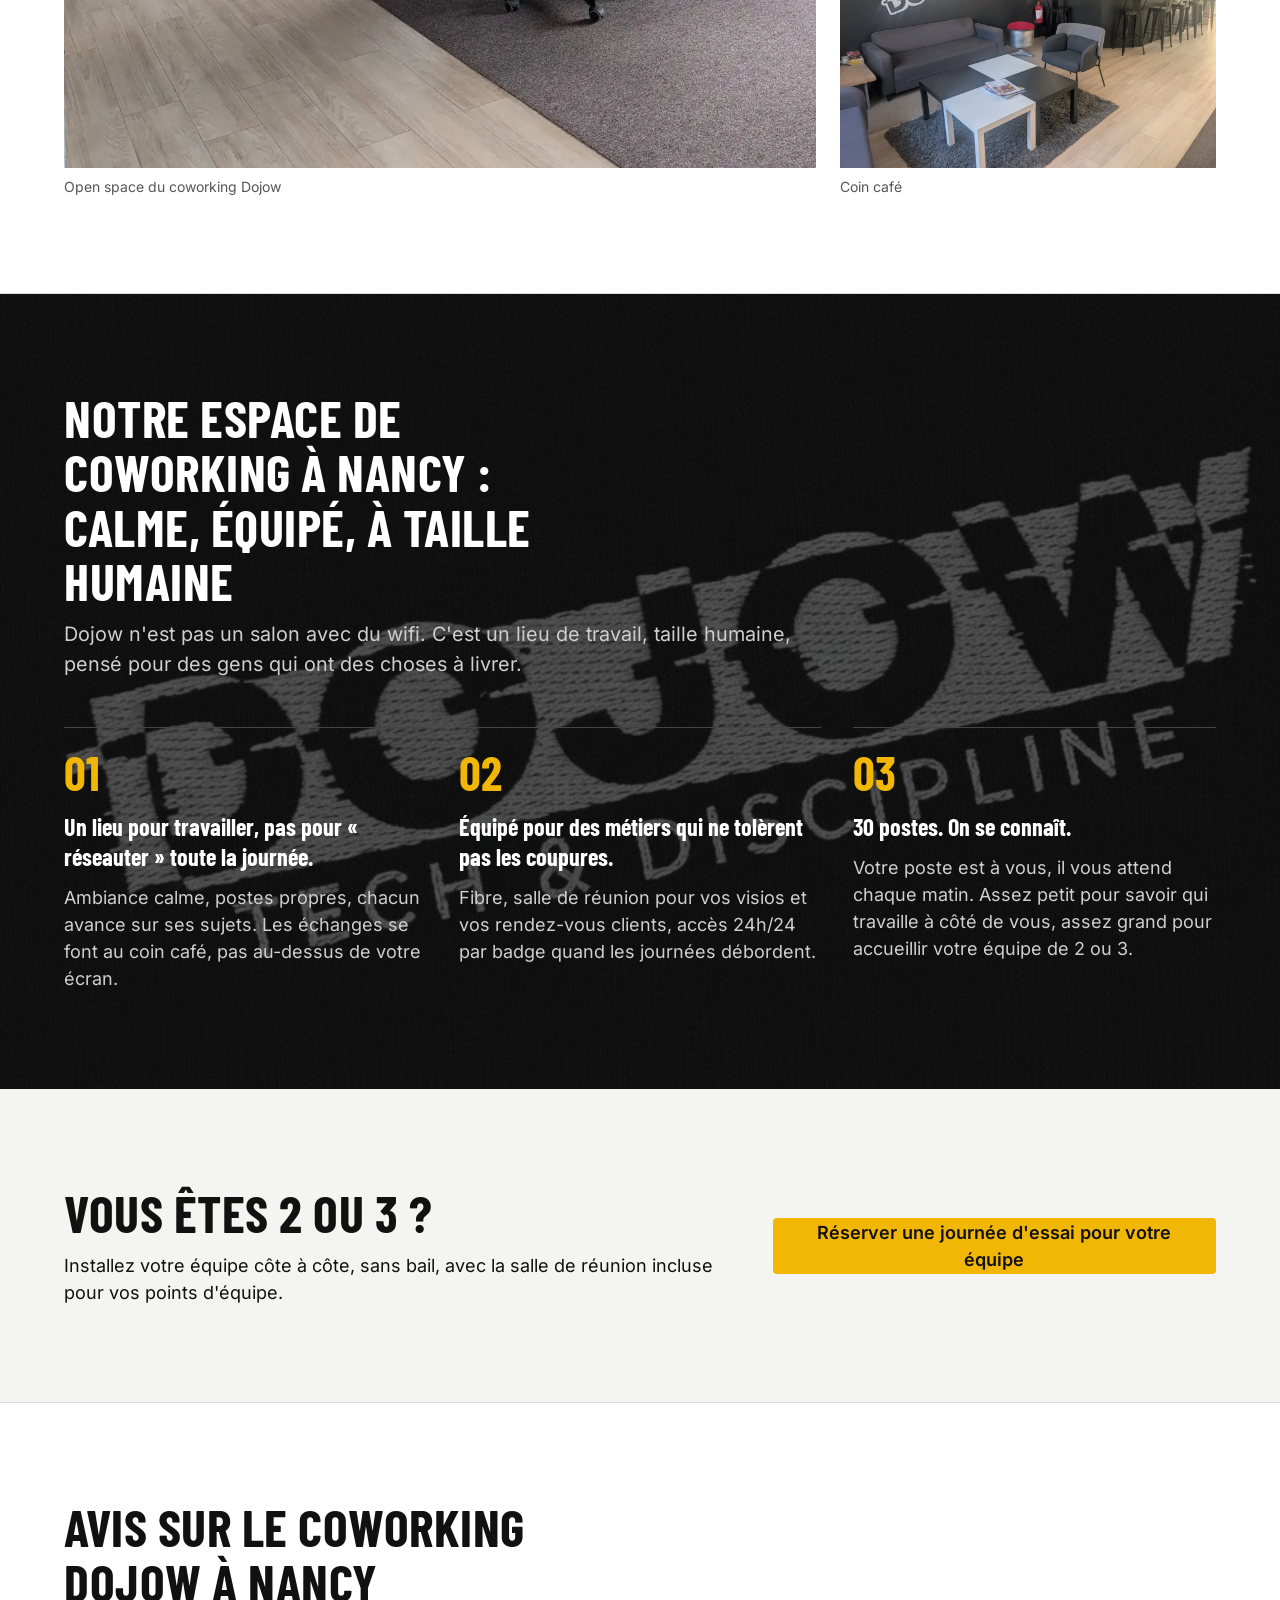
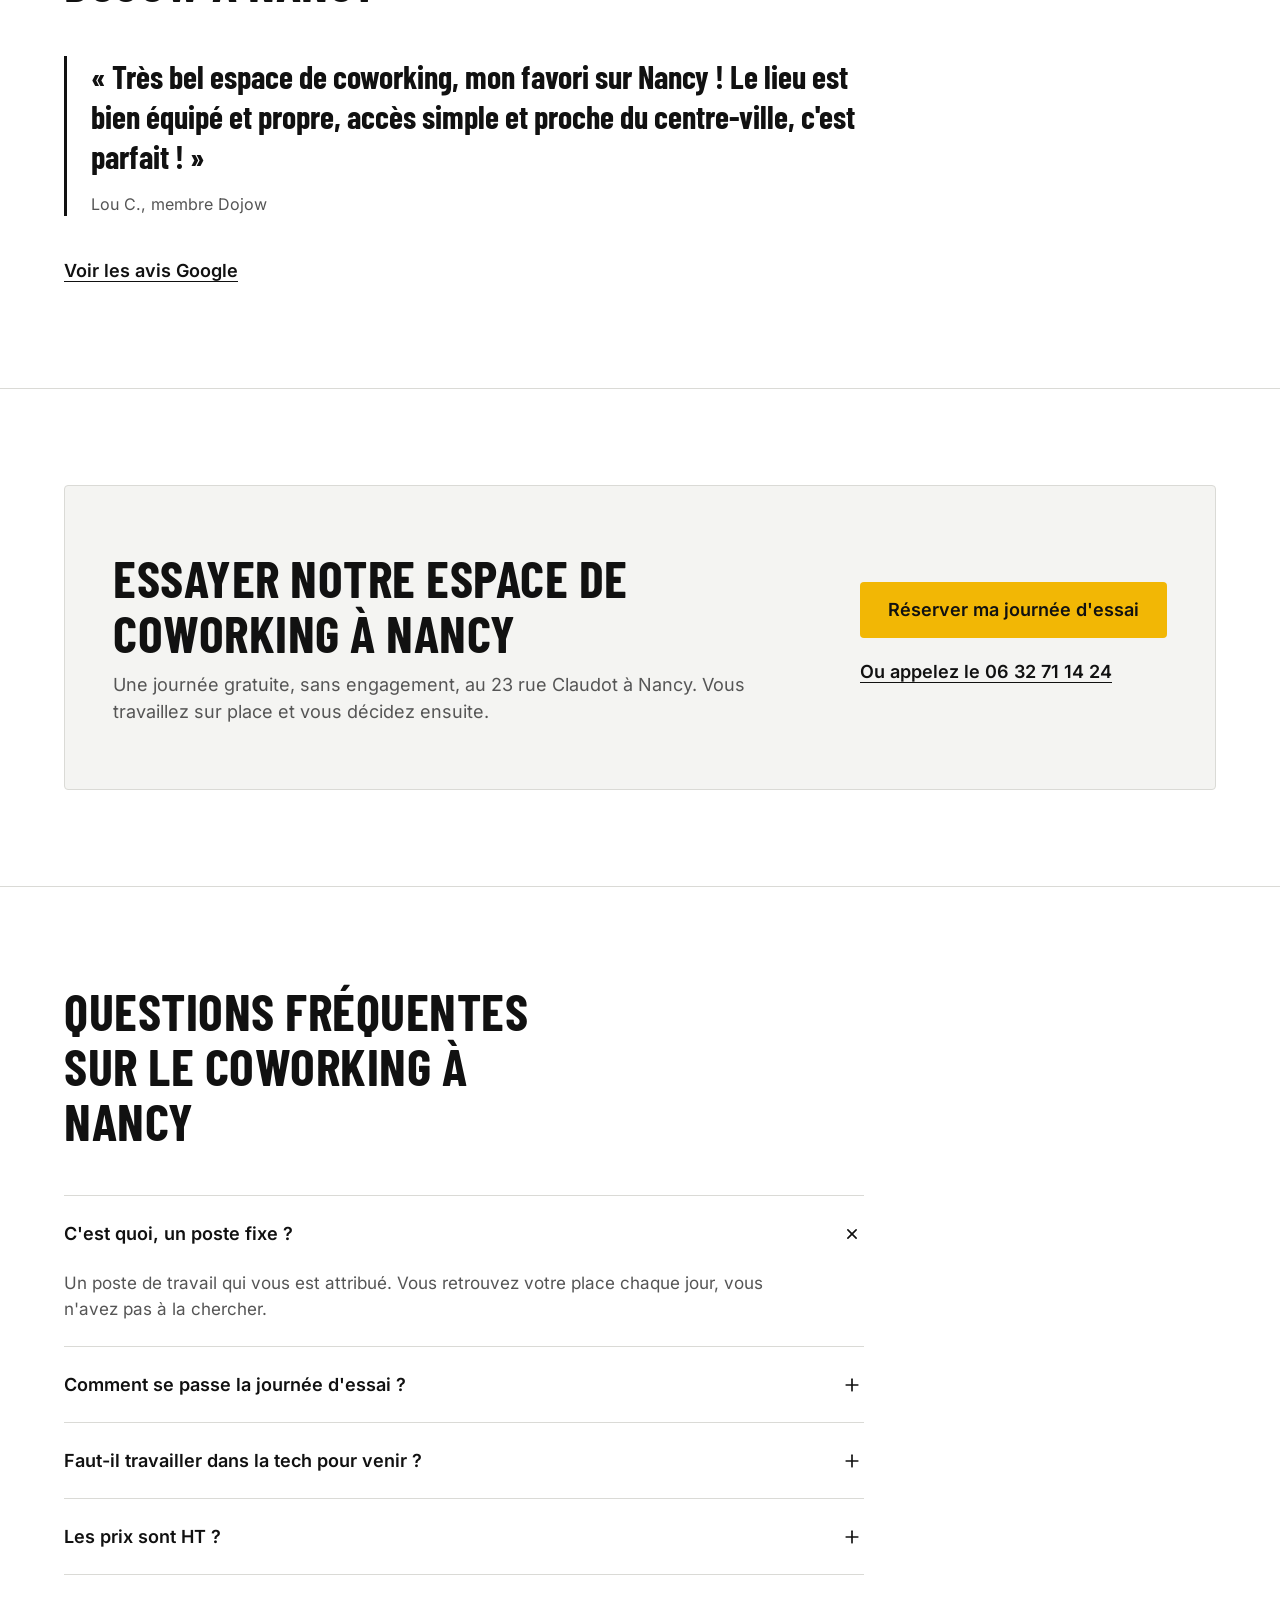
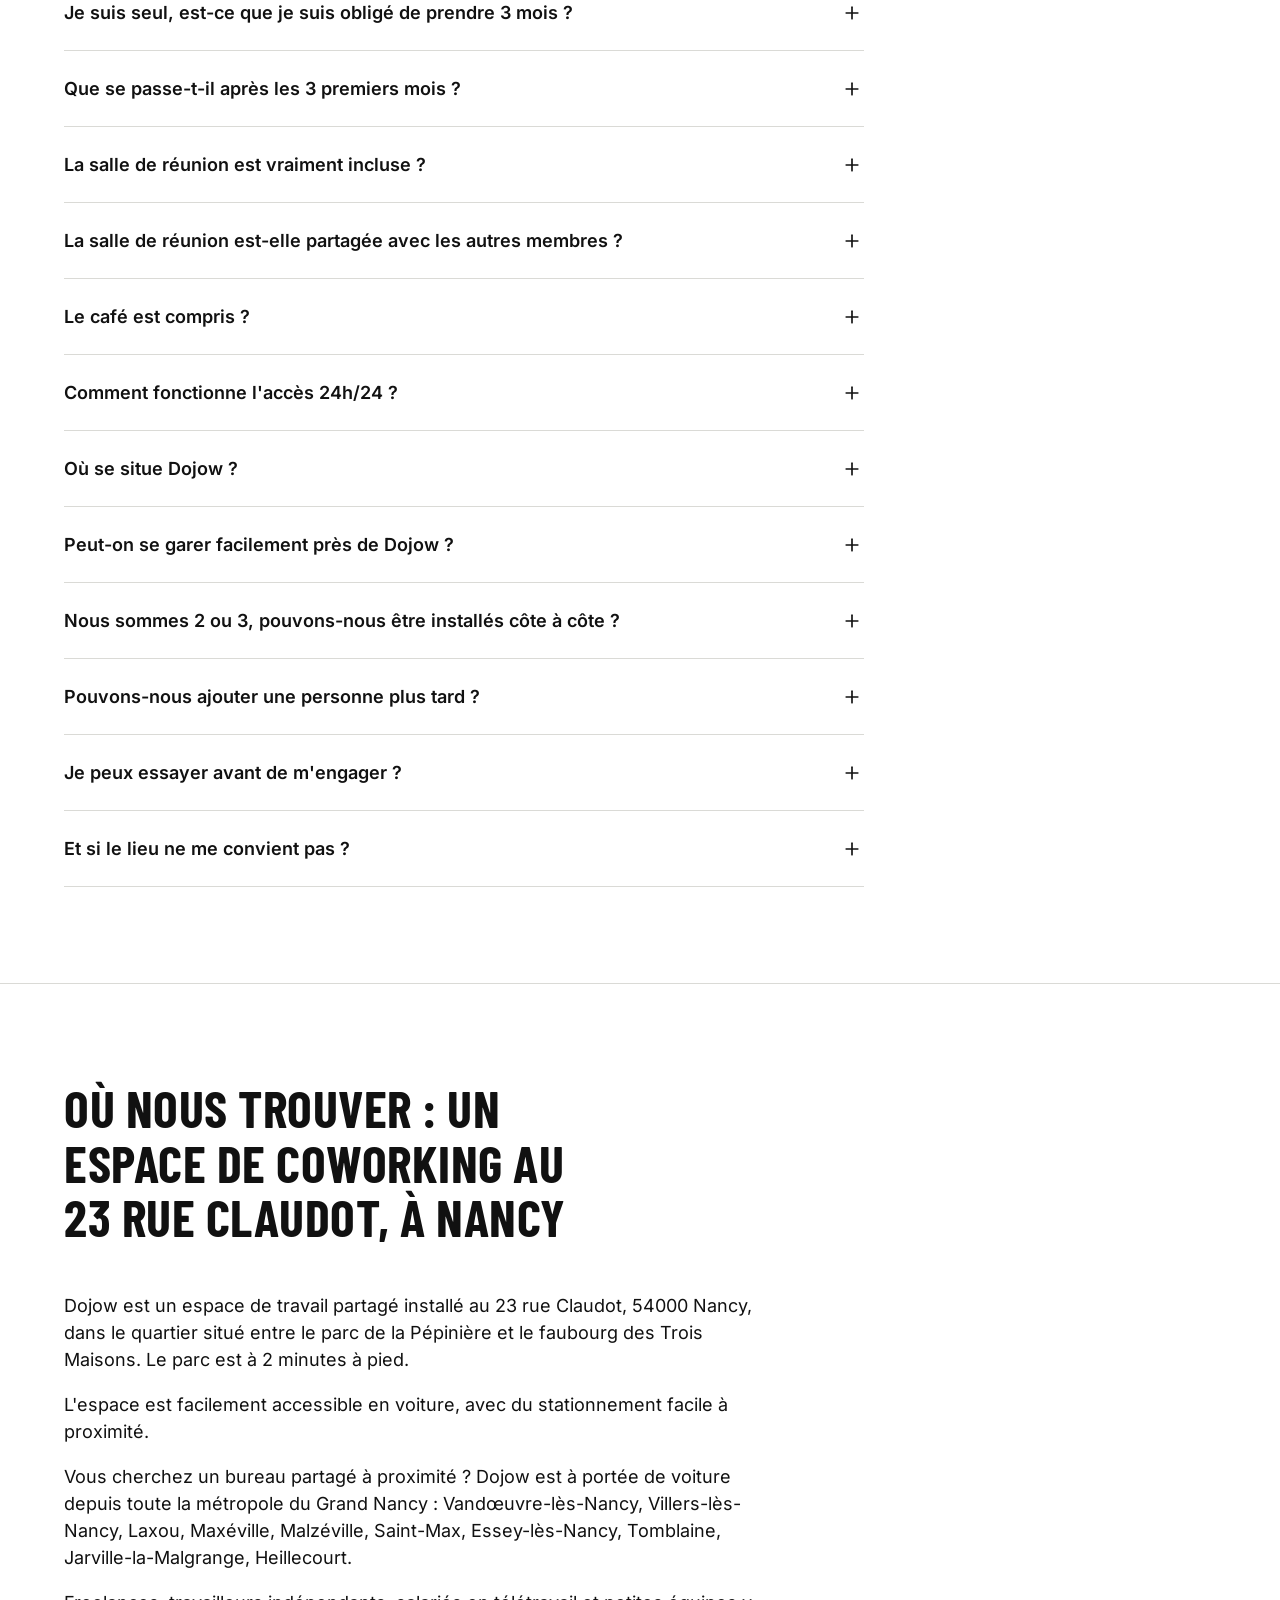
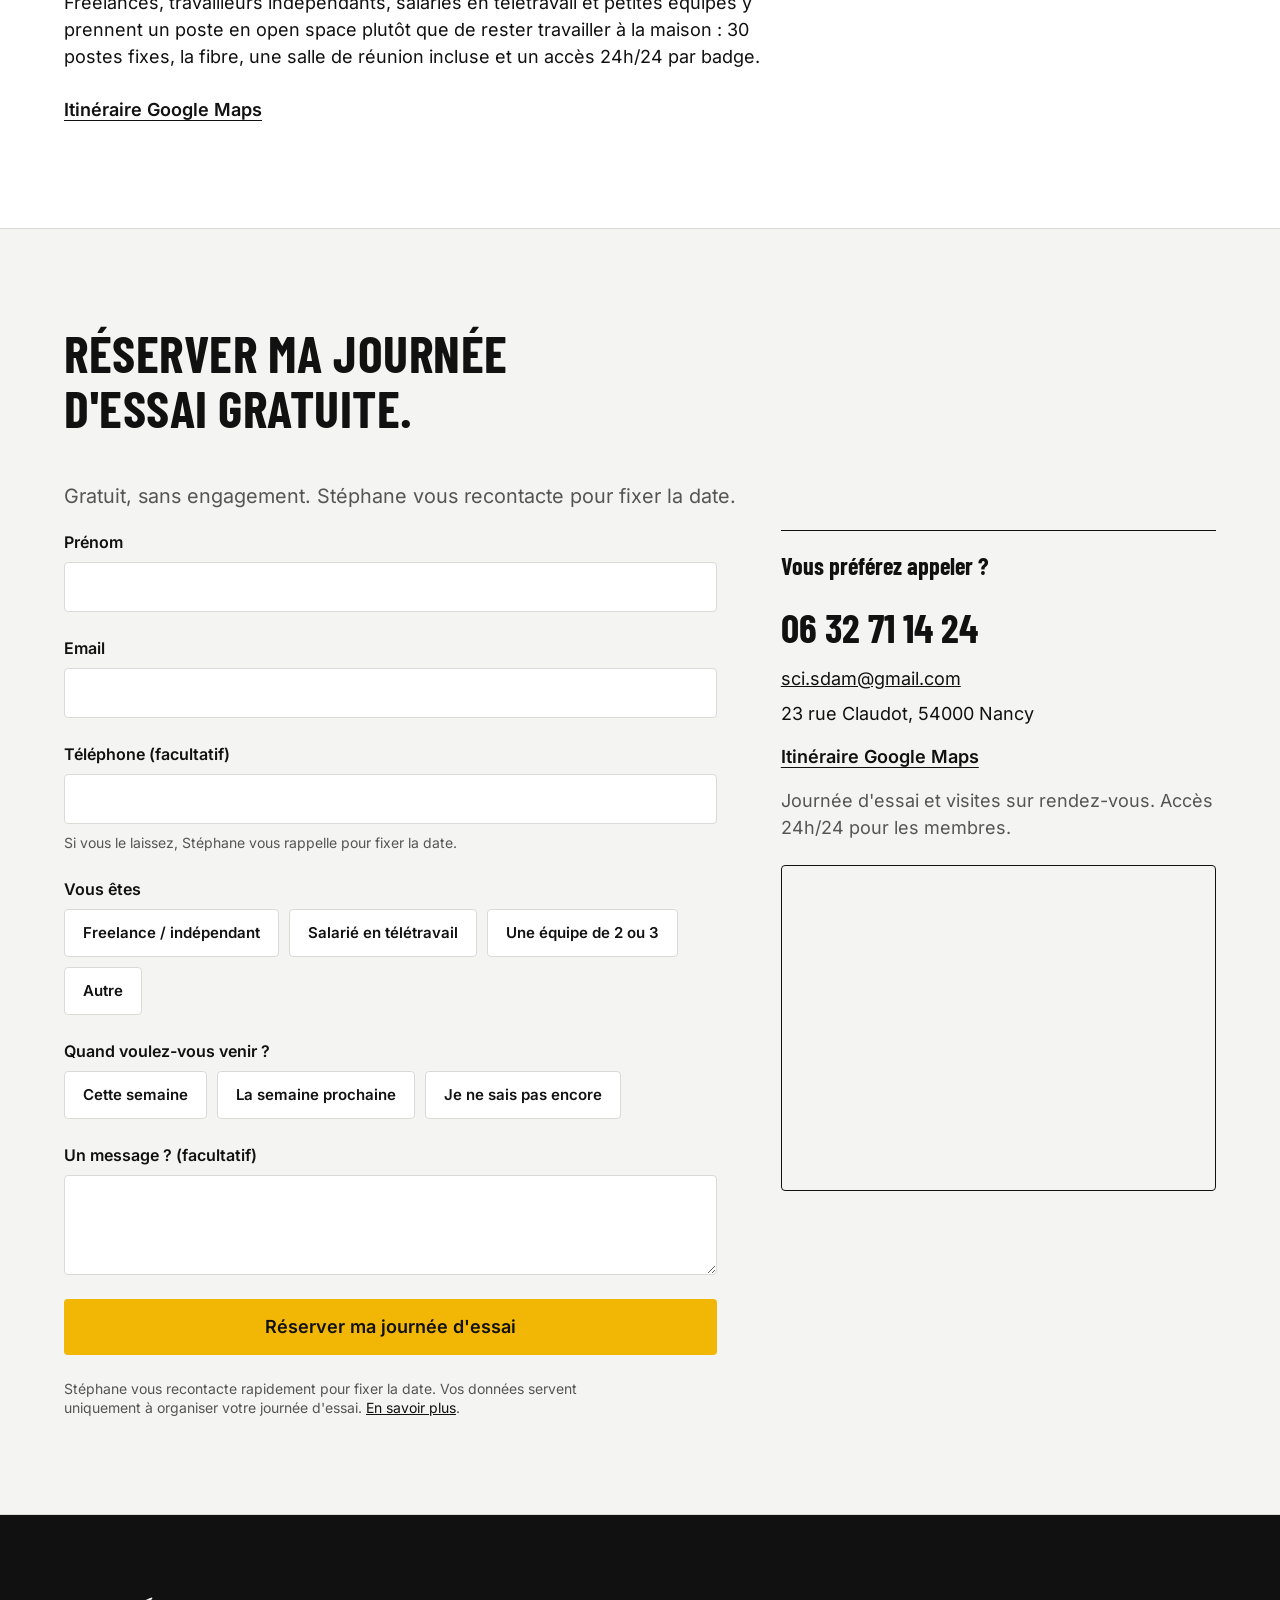
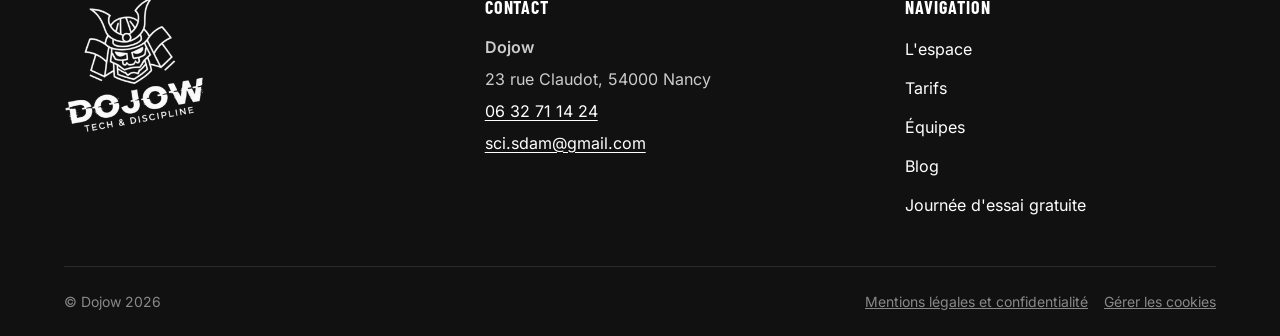
<file: location-bureaux-nancy-entreprise.html>
<!DOCTYPE html>
<html lang="fr">
<head>
  <meta charset="utf-8">
  <!-- Ancienne page du site : redirection permanente vers la section « Équipes » de l'accueil (site en one page) -->
  <title>Équipes | Dojow</title>
  <link rel="canonical" href="https://www.dojow.fr/">
  <script>location.replace("/" + location.search + "#equipes");</script>
  <meta http-equiv="refresh" content="0; url=/#equipes">
</head>
<body>
  <p><a href="/#equipes">Équipes · Dojow, coworking à Nancy</a></p>
</body>
</html>
</file>
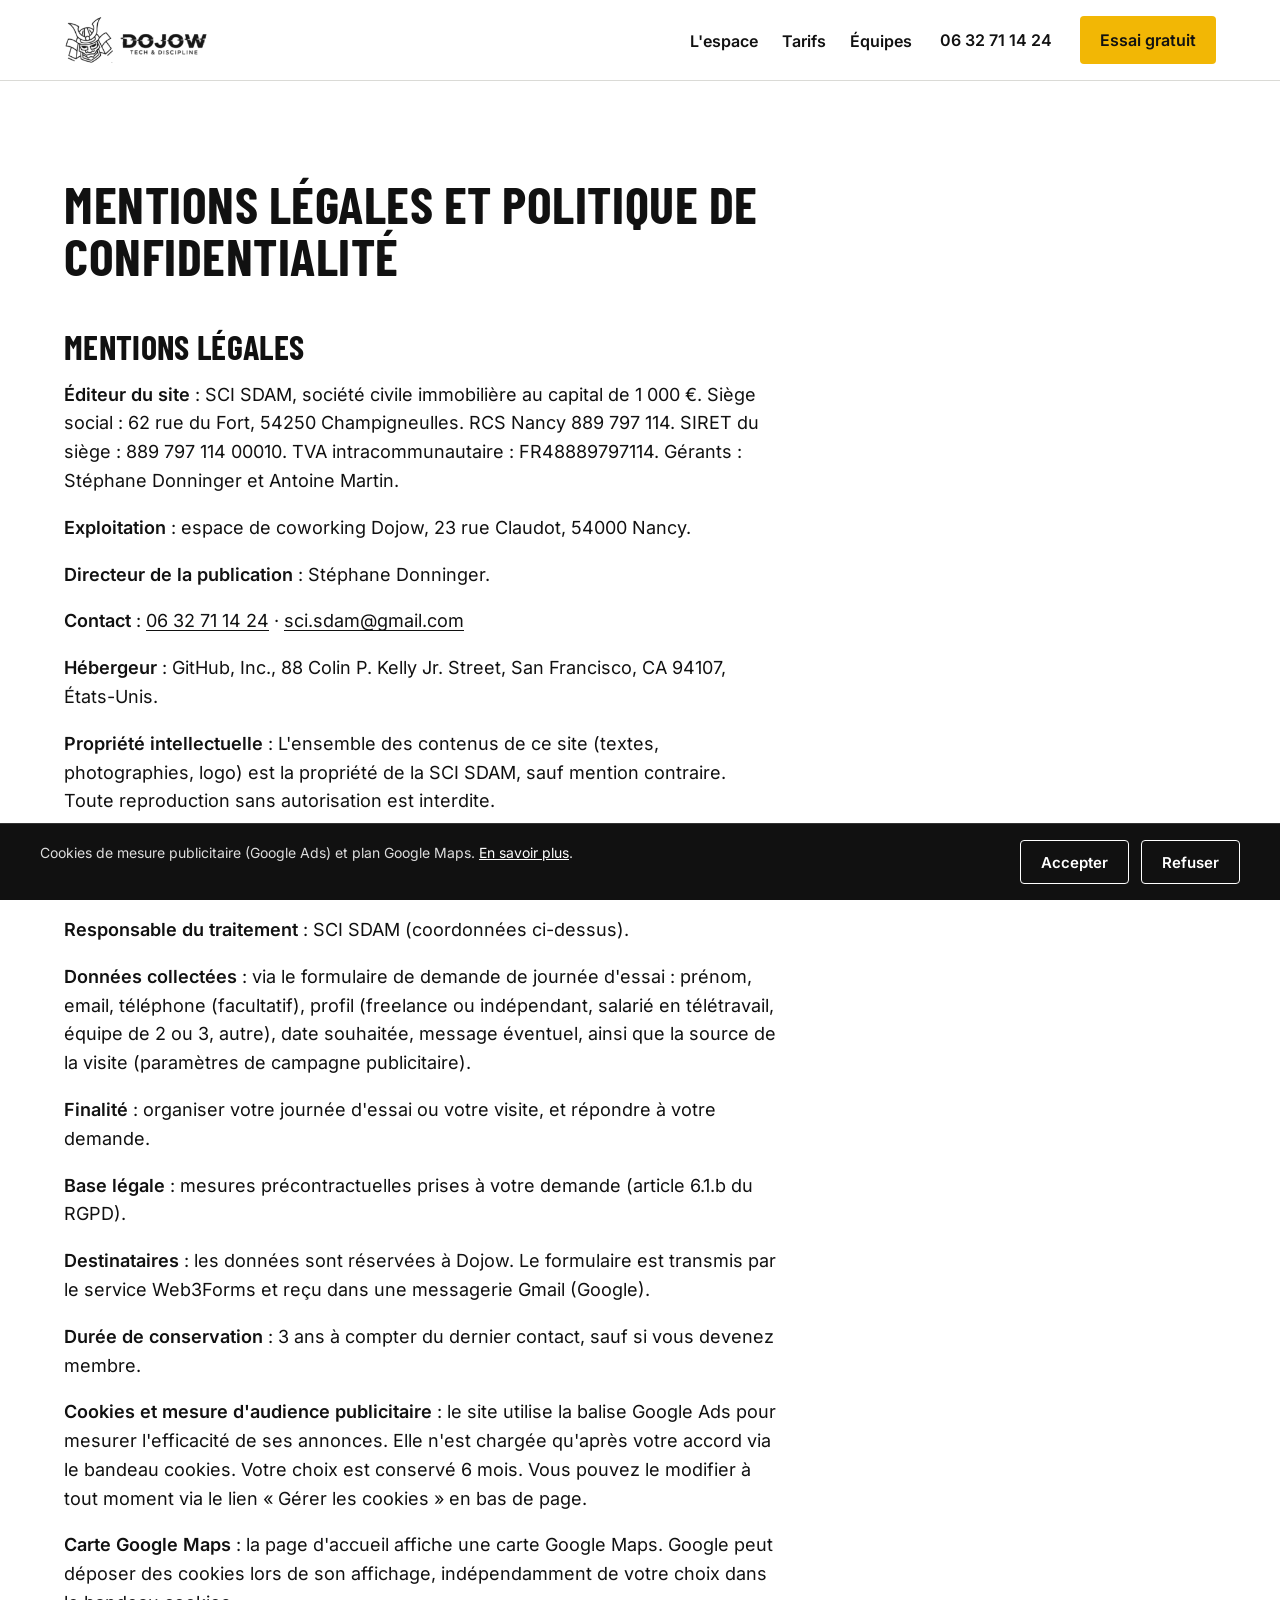
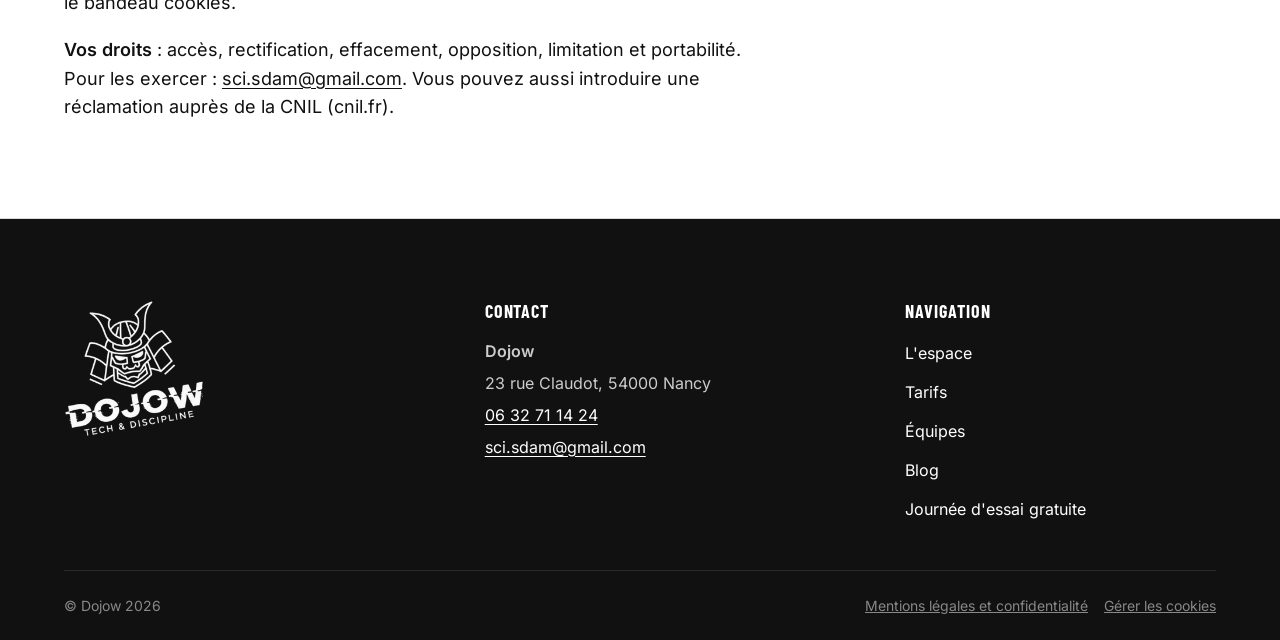
<file: mentions-legales-politique-de-confidentialite.html>
<!DOCTYPE html>
<html lang="fr">
<head>
  <meta charset="utf-8">
  <meta name="viewport" content="width=device-width, initial-scale=1">
  <title>Mentions légales et politique de confidentialité | Dojow</title>
  <meta name="description" content="Mentions légales du site dojow.fr et politique de confidentialité : éditeur, hébergeur, données personnelles et cookies.">
  <link rel="canonical" href="https://www.dojow.fr/mentions-legales-politique-de-confidentialite">
  <meta property="og:type" content="website">
  <meta property="og:locale" content="fr_FR">
  <meta property="og:site_name" content="Dojow">
  <meta property="og:title" content="Mentions légales et politique de confidentialité | Dojow">
  <meta property="og:description" content="Mentions légales du site dojow.fr et politique de confidentialité : éditeur, hébergeur, données personnelles et cookies.">
  <meta property="og:url" content="https://www.dojow.fr/mentions-legales-politique-de-confidentialite">
  <meta property="og:image" content="https://www.dojow.fr/assets/img/brand/og-dojow.jpg">
  <link rel="icon" href="/assets/img/brand/favicon.png">
  <link rel="preload" href="/assets/fonts/barlow-condensed-700.woff2" as="font" type="font/woff2" crossorigin>
  <link rel="stylesheet" href="/assets/css/style.css">
</head>
<body>

  <a href="#contenu-principal" class="skip-link">Aller au contenu</a>

  <!-- =========================================================================
       6.1 Header (avec le nouveau logo Dojow fourni)
       ========================================================================= -->
  <header class="site-header">
    <div class="container header-inner">
      <a href="/" class="header-brand">
        <img src="/assets/img/brand/logo-dojow.png" alt="Dojow, coworking à Nancy" class="header-logo" width="972" height="324">
      </a>

      <!-- Navigation desktop -->
      <nav class="nav-desktop" aria-label="Navigation principale">
        <ul class="nav-links">
          <li><a href="/#lieu" class="nav-link">L'espace</a></li>
          <li><a href="/#tarifs" class="nav-link">Tarifs</a></li>
          <li><a href="/#equipes" class="nav-link">Équipes</a></li>
        </ul>
        <a href="tel:+33632711424" class="header-phone">06 32 71 14 24</a>
        <a href="/#visite" class="btn btn-primary header-cta">Essai gratuit</a>
      </nav>

      <!-- Actions mobile -->
      <div class="header-mobile-actions">
        <a href="tel:+33632711424" class="btn-icon" aria-label="Appeler Dojow au 06 32 71 14 24">
          <svg viewBox="0 0 24 24" aria-hidden="true">
            <path d="M22 16.92v3a2 2 0 0 1-2.18 2 19.79 19.79 0 0 1-8.63-3.07 19.5 19.5 0 0 1-6-6 19.79 19.79 0 0 1-3.07-8.67A2 2 0 0 1 4.11 2h3a2 2 0 0 1 2 1.72 12.84 12.84 0 0 0 .7 2.81 2 2 0 0 1-.45 2.11L8.09 9.91a16 16 0 0 0 6 6l1.27-1.27a2 2 0 0 1 2.11-.45 12.84 12.84 0 0 0 2.81.7A2 2 0 0 1 22 16.92z"></path>
          </svg>
        </a>
        <button type="button" class="btn-icon" data-action="toggle-menu" aria-expanded="false" aria-controls="menu-mobile" aria-label="Ouvrir le menu">
          <svg viewBox="0 0 24 24" aria-hidden="true">
            <line x1="3" y1="6" x2="21" y2="6"></line>
            <line x1="3" y1="12" x2="21" y2="12"></line>
            <line x1="3" y1="18" x2="21" y2="18"></line>
          </svg>
        </button>
      </div>
    </div>
  </header>

  <!-- Menu mobile plein écran -->
  <div id="menu-mobile" class="menu-mobile" role="dialog" aria-modal="true" aria-label="Menu principal">
    <div class="menu-mobile-header">
      <img src="/assets/img/brand/logo-dojow.png" alt="Dojow" class="header-logo" width="972" height="324">
      <button type="button" class="btn-icon" data-action="close-menu" aria-label="Fermer le menu">
        <svg viewBox="0 0 24 24" aria-hidden="true">
          <line x1="18" y1="6" x2="6" y2="18"></line>
          <line x1="6" y1="6" x2="18" y2="18"></line>
        </svg>
      </button>
    </div>
    <nav class="menu-mobile-nav" aria-label="Menu de navigation mobile">
      <a href="/#lieu" class="menu-mobile-link">L'espace</a>
      <a href="/#tarifs" class="menu-mobile-link">Tarifs</a>
      <a href="/#equipes" class="menu-mobile-link">Équipes</a>
    </nav>
    <div class="menu-mobile-footer">
      <a href="tel:+33632711424" class="menu-mobile-phone">06 32 71 14 24</a>
      <a href="/#visite" class="btn btn-primary">Essai gratuit</a>
    </div>
  </div>

  <main id="contenu-principal">

    <article class="section article" aria-labelledby="titre-legal">
      <div class="container">
        <div class="article-contenu">
          <h1 id="titre-legal">Mentions légales et politique de confidentialité</h1>

          <h2>Mentions légales</h2>
          <p><strong>Éditeur du site</strong> : SCI SDAM, société civile immobilière au capital de 1 000 €. Siège social : 62 rue du Fort, 54250 Champigneulles. RCS Nancy 889 797 114. SIRET du siège : 889 797 114 00010. TVA intracommunautaire : FR48889797114. Gérants : Stéphane Donninger et Antoine Martin.</p>
          <!-- À VALIDER : l'espace est-il bien exploité par la SCI SDAM ? -->
          <p><strong>Exploitation</strong> : espace de coworking Dojow, 23 rue Claudot, 54000 Nancy.</p>
          <!-- À VALIDER : directeur de la publication -->
          <p><strong>Directeur de la publication</strong> : Stéphane Donninger.</p>
          <p><strong>Contact</strong> : <a href="tel:+33632711424">06 32 71 14 24</a> · <a href="mailto:sci.sdam@gmail.com">sci.sdam@gmail.com</a></p>
          <p><strong>Hébergeur</strong> : GitHub, Inc., 88 Colin P. Kelly Jr. Street, San Francisco, CA 94107, États-Unis.</p>
          <p><strong>Propriété intellectuelle</strong> : L'ensemble des contenus de ce site (textes, photographies, logo) est la propriété de la SCI SDAM, sauf mention contraire. Toute reproduction sans autorisation est interdite.</p>

          <h2>Politique de confidentialité</h2>
          <p><strong>Responsable du traitement</strong> : SCI SDAM (coordonnées ci-dessus).</p>
          <p><strong>Données collectées</strong> : via le formulaire de demande de journée d'essai : prénom, email, téléphone (facultatif), profil (freelance ou indépendant, salarié en télétravail, équipe de 2 ou 3, autre), date souhaitée, message éventuel, ainsi que la source de la visite (paramètres de campagne publicitaire).</p>
          <p><strong>Finalité</strong> : organiser votre journée d'essai ou votre visite, et répondre à votre demande.</p>
          <p><strong>Base légale</strong> : mesures précontractuelles prises à votre demande (article 6.1.b du RGPD).</p>
          <!-- À VALIDER : transferts de données hors Union européenne liés à ces prestataires -->
          <p><strong>Destinataires</strong> : les données sont réservées à Dojow. Le formulaire est transmis par le service Web3Forms et reçu dans une messagerie Gmail (Google).</p>
          <p><strong>Durée de conservation</strong> : 3 ans à compter du dernier contact, sauf si vous devenez membre.</p>
          <p><strong>Cookies et mesure d'audience publicitaire</strong> : le site utilise la balise Google Ads pour mesurer l'efficacité de ses annonces. Elle n'est chargée qu'après votre accord via le bandeau cookies. Votre choix est conservé 6 mois. Vous pouvez le modifier à tout moment via le lien « Gérer les cookies » en bas de page.</p>
          <!-- À VALIDER : paragraphe ajouté suite à l'affichage direct de la carte Google Maps (non prévu par SPEC 8.7) -->
          <p><strong>Carte Google Maps</strong> : la page d'accueil affiche une carte Google Maps. Google peut déposer des cookies lors de son affichage, indépendamment de votre choix dans le bandeau cookies.</p>
          <p><strong>Vos droits</strong> : accès, rectification, effacement, opposition, limitation et portabilité. Pour les exercer : <a href="mailto:sci.sdam@gmail.com">sci.sdam@gmail.com</a>. Vous pouvez aussi introduire une réclamation auprès de la CNIL (cnil.fr).</p>
        </div>
      </div>
    </article>

  </main>

  <!-- =========================================================================
       5.5 Barre d'action collante sur mobile (< 768 px)
       ========================================================================= -->
  <aside id="sticky-mobile-bar" class="sticky-mobile-bar" aria-label="Action rapide">
    <a href="/#visite" class="btn btn-primary">Réserver ma journée d'essai</a>
    <a href="tel:+33632711424" class="sticky-phone-btn" aria-label="Appeler Dojow au 06 32 71 14 24">
      <svg viewBox="0 0 24 24" aria-hidden="true">
        <path d="M22 16.92v3a2 2 0 0 1-2.18 2 19.79 19.79 0 0 1-8.63-3.07 19.5 19.5 0 0 1-6-6 19.79 19.79 0 0 1-3.07-8.67A2 2 0 0 1 4.11 2h3a2 2 0 0 1 2 1.72 12.84 12.84 0 0 0 .7 2.81 2 2 0 0 1-.45 2.11L8.09 9.91a16 16 0 0 0 6 6l1.27-1.27a2 2 0 0 1 2.11-.45 12.84 12.84 0 0 0 2.81.7A2 2 0 0 1 22 16.92z"></path>
      </svg>
    </a>
  </aside>

  <!-- =========================================================================
       10. Bandeau Cookies
       ========================================================================= -->
  <!-- À VALIDER : texte du bandeau modifié (SPEC 10) suite à l'affichage direct de la carte Google Maps -->
  <aside id="cookie-banner" class="cookie-banner" aria-label="Gestion des cookies">
    <div class="cookie-inner">
      <p class="cookie-text">
        Cookies de mesure publicitaire (Google Ads) et plan Google Maps. <a href="/mentions-legales-politique-de-confidentialite">En savoir plus</a>.
      </p>
      <div class="cookie-actions">
        <button type="button" id="cookie-accept" class="btn-cookie">Accepter</button>
        <button type="button" id="cookie-deny" class="btn-cookie">Refuser</button>
      </div>
    </div>
  </aside>

  <!-- =========================================================================
       6.2 Footer (avec le logo blanc haute résolution)
       ========================================================================= -->
  <footer class="site-footer">
    <div class="container">
      <div class="footer-grid">
        <!-- Colonne 1 : Logo blanc & Signature -->
        <div class="footer-col">
          <!-- Logo vertical : la signature « Tech & Discipline » fait partie du logo -->
          <img src="/assets/img/brand/logo-dojow-vertical-white.png" alt="Dojow, Tech &amp; Discipline" class="footer-logo" width="480" height="470" loading="lazy" decoding="async">
        </div>

        <!-- Colonne 2 : Coordonnées identiques à la fiche Google Business -->
        <div class="footer-col">
          <h3>Contact</h3>
          <ul class="footer-nap">
            <li><strong>Dojow</strong></li>
            <li>23 rue Claudot, 54000 Nancy</li>
            <li><a href="tel:+33632711424">06 32 71 14 24</a></li>
            <li><a href="mailto:sci.sdam@gmail.com">sci.sdam@gmail.com</a></li>
          </ul>
        </div>

        <!-- Colonne 3 : Navigation -->
        <div class="footer-col">
          <h3>Navigation</h3>
          <ul class="footer-nav-list">
            <li><a href="/#lieu">L'espace</a></li>
            <li><a href="/#tarifs">Tarifs</a></li>
            <li><a href="/#equipes">Équipes</a></li>
            <li><a href="/blog-list">Blog</a></li>
            <li><a href="/#visite">Journée d'essai gratuite</a></li>
          </ul>
        </div>
      </div>

      <!-- Ligne inférieure -->
      <div class="footer-bottom">
        <div>© Dojow <span data-year></span></div>
        <div class="footer-bottom-links">
          <a href="/mentions-legales-politique-de-confidentialite">Mentions légales et confidentialité</a>
          <button type="button" class="btn-link" data-action="manage-cookies">Gérer les cookies</button>
        </div>
      </div>
    </div>
  </footer>

  <script src="/assets/js/main.js"></script>
</body>
</html>
</file>
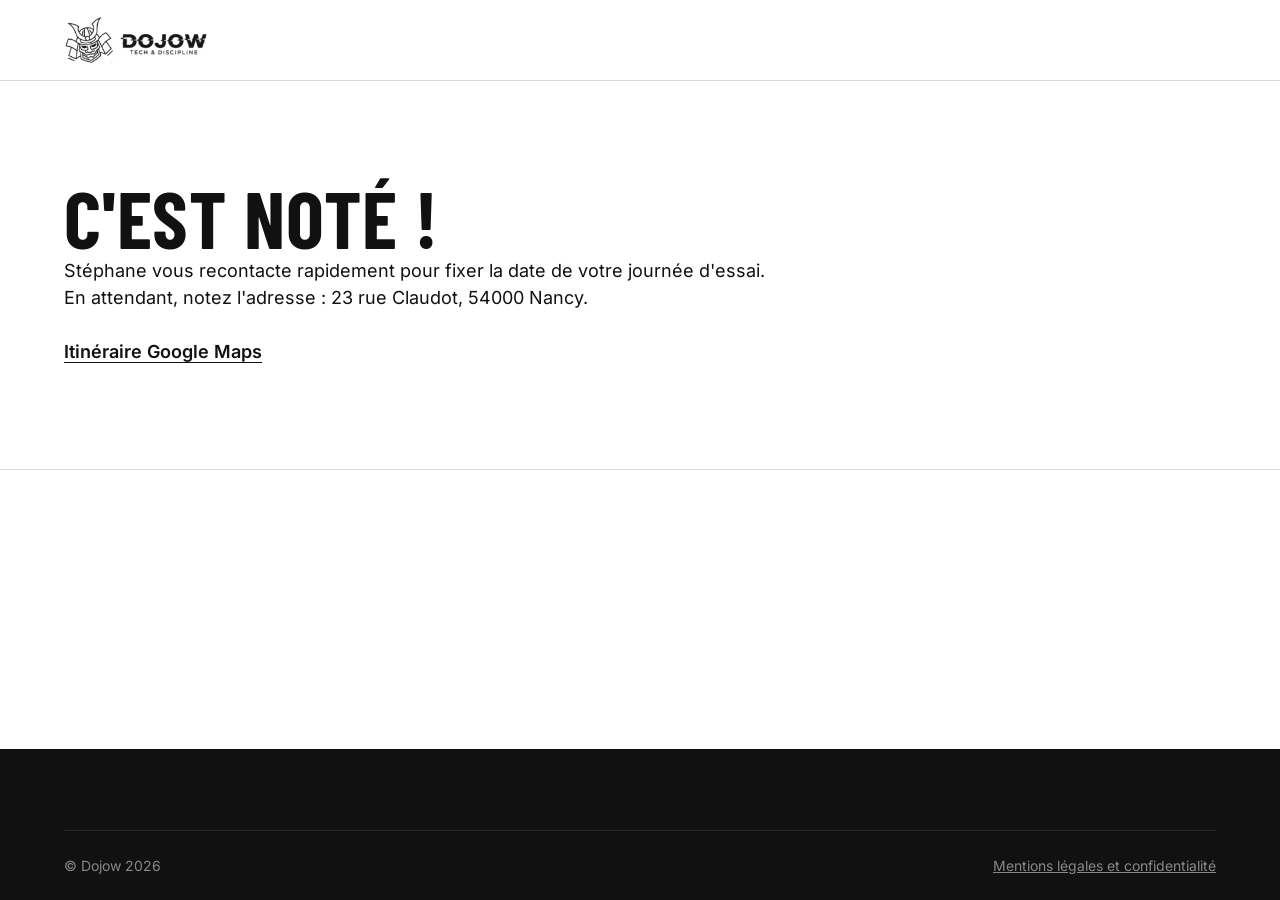
<file: merci.html>
<!DOCTYPE html>
<html lang="fr">
<head>
  <meta charset="utf-8">
  <meta name="viewport" content="width=device-width, initial-scale=1">
  <title>Demande de journée d'essai reçue | Dojow</title>
  <meta name="robots" content="noindex, follow">
  <link rel="icon" href="/favicon.ico" sizes="any">
  <link rel="icon" type="image/png" sizes="32x32" href="/assets/img/brand/favicon.png">
  <link rel="apple-touch-icon" href="/assets/img/brand/apple-touch-icon.png">
  <link rel="preload" href="/assets/fonts/barlow-condensed-700.woff2" as="font" type="font/woff2" crossorigin>
  <link rel="stylesheet" href="/assets/css/style.css">
</head>
<body>

  <a href="#contenu-principal" class="skip-link">Aller au contenu</a>

  <!-- Page de confirmation : volontairement sans navigation ni bouton d'action.
       Écart assumé à la règle « header et footer identiques partout » (voir A-VALIDER.md). -->
  <header class="site-header">
    <div class="container header-inner">
      <a href="/" class="header-brand">
        <img src="/assets/img/brand/logo-dojow.png" alt="Dojow, coworking à Nancy" class="header-logo" width="972" height="324">
      </a>
    </div>
  </header>

  <main id="contenu-principal">
    <section class="section" aria-labelledby="merci-titre">
      <div class="container">
        <h1 id="merci-titre">C'est noté !</h1>
        <p>Stéphane vous recontacte rapidement pour fixer la date de votre journée d'essai. En attendant, notez l'adresse : 23 rue Claudot, 54000 Nancy.</p>
        <p><a href="https://www.google.com/maps/search/?api=1&amp;query=23+rue+Claudot+54000+Nancy" class="link-secondary" target="_blank" rel="noopener">Itinéraire Google Maps</a></p>
      </div>
    </section>
  </main>

  <footer class="site-footer">
    <div class="container">
      <div class="footer-bottom">
        <div>© Dojow <span data-year></span></div>
        <div class="footer-bottom-links">
          <a href="/mentions-legales-politique-de-confidentialite">Mentions légales et confidentialité</a>
        </div>
      </div>
    </div>
  </footer>

  <script src="/assets/js/main.js"></script>
</body>
</html>
</file>
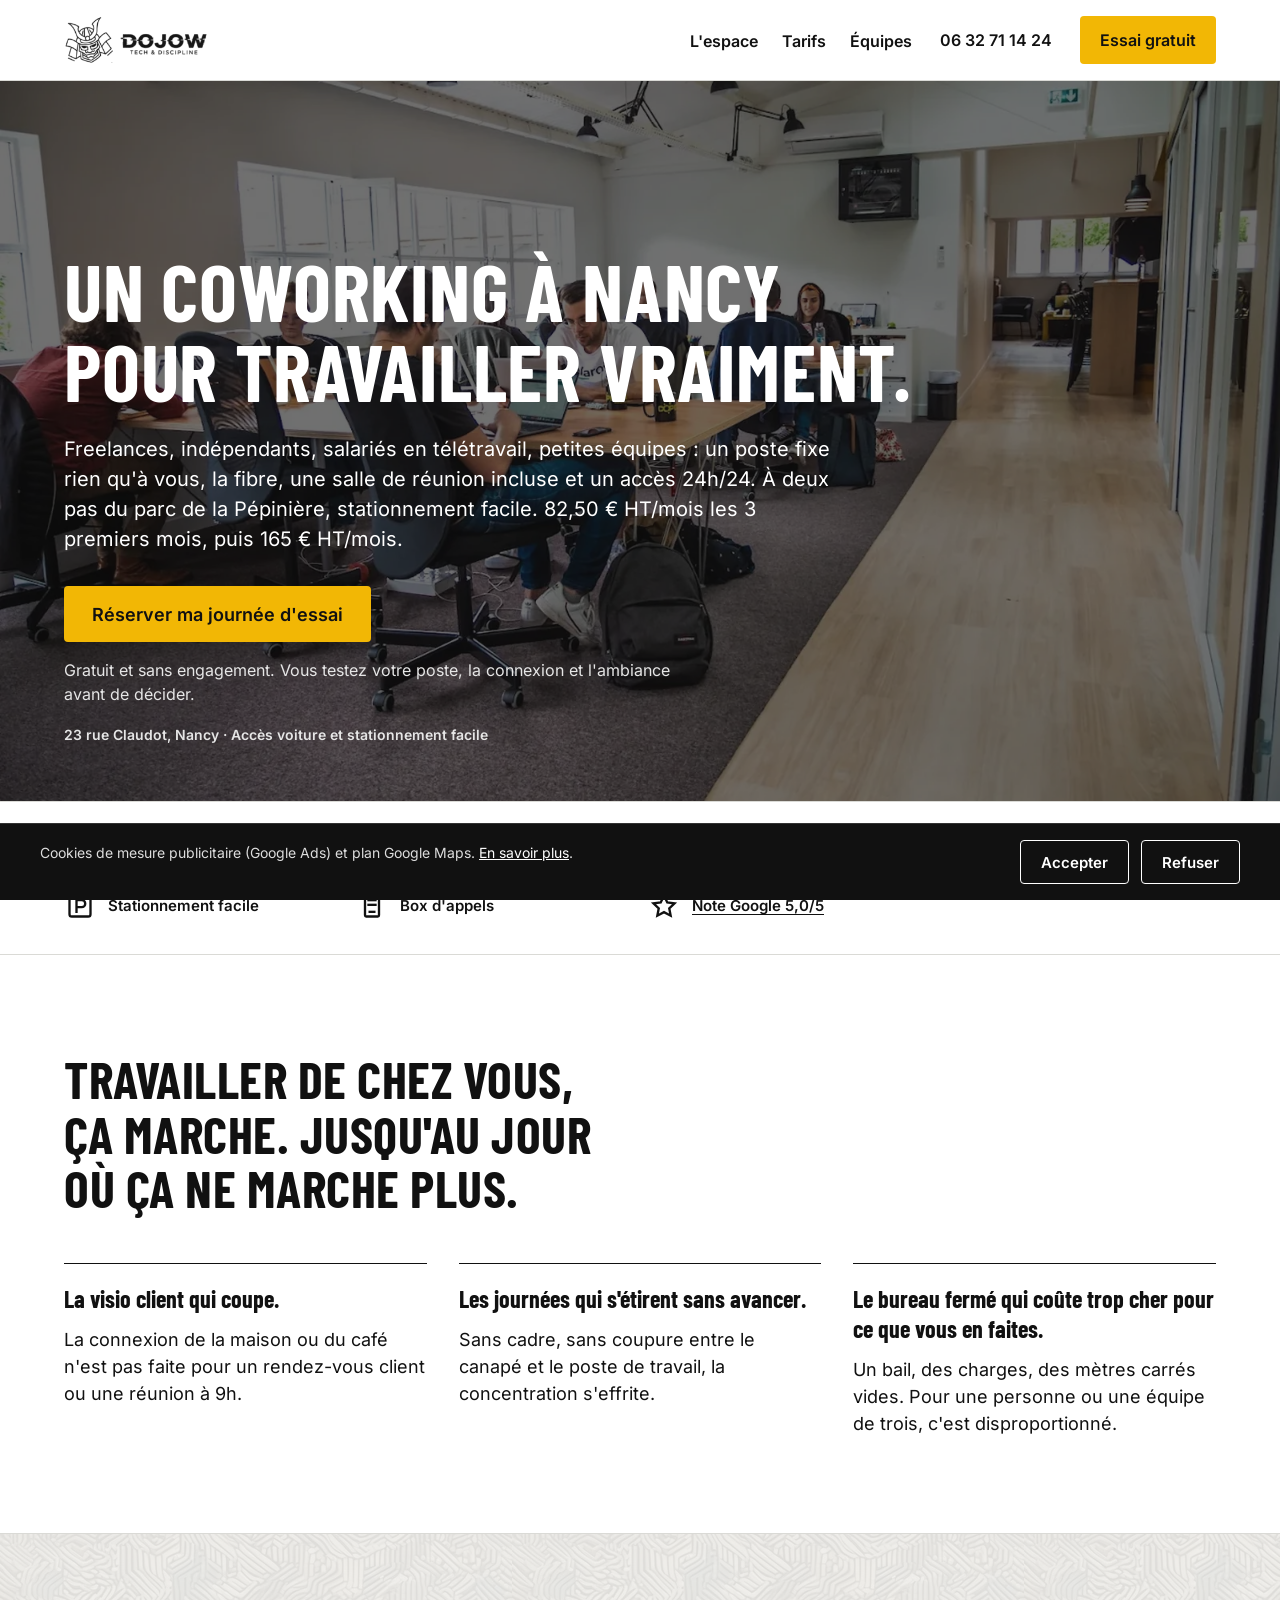
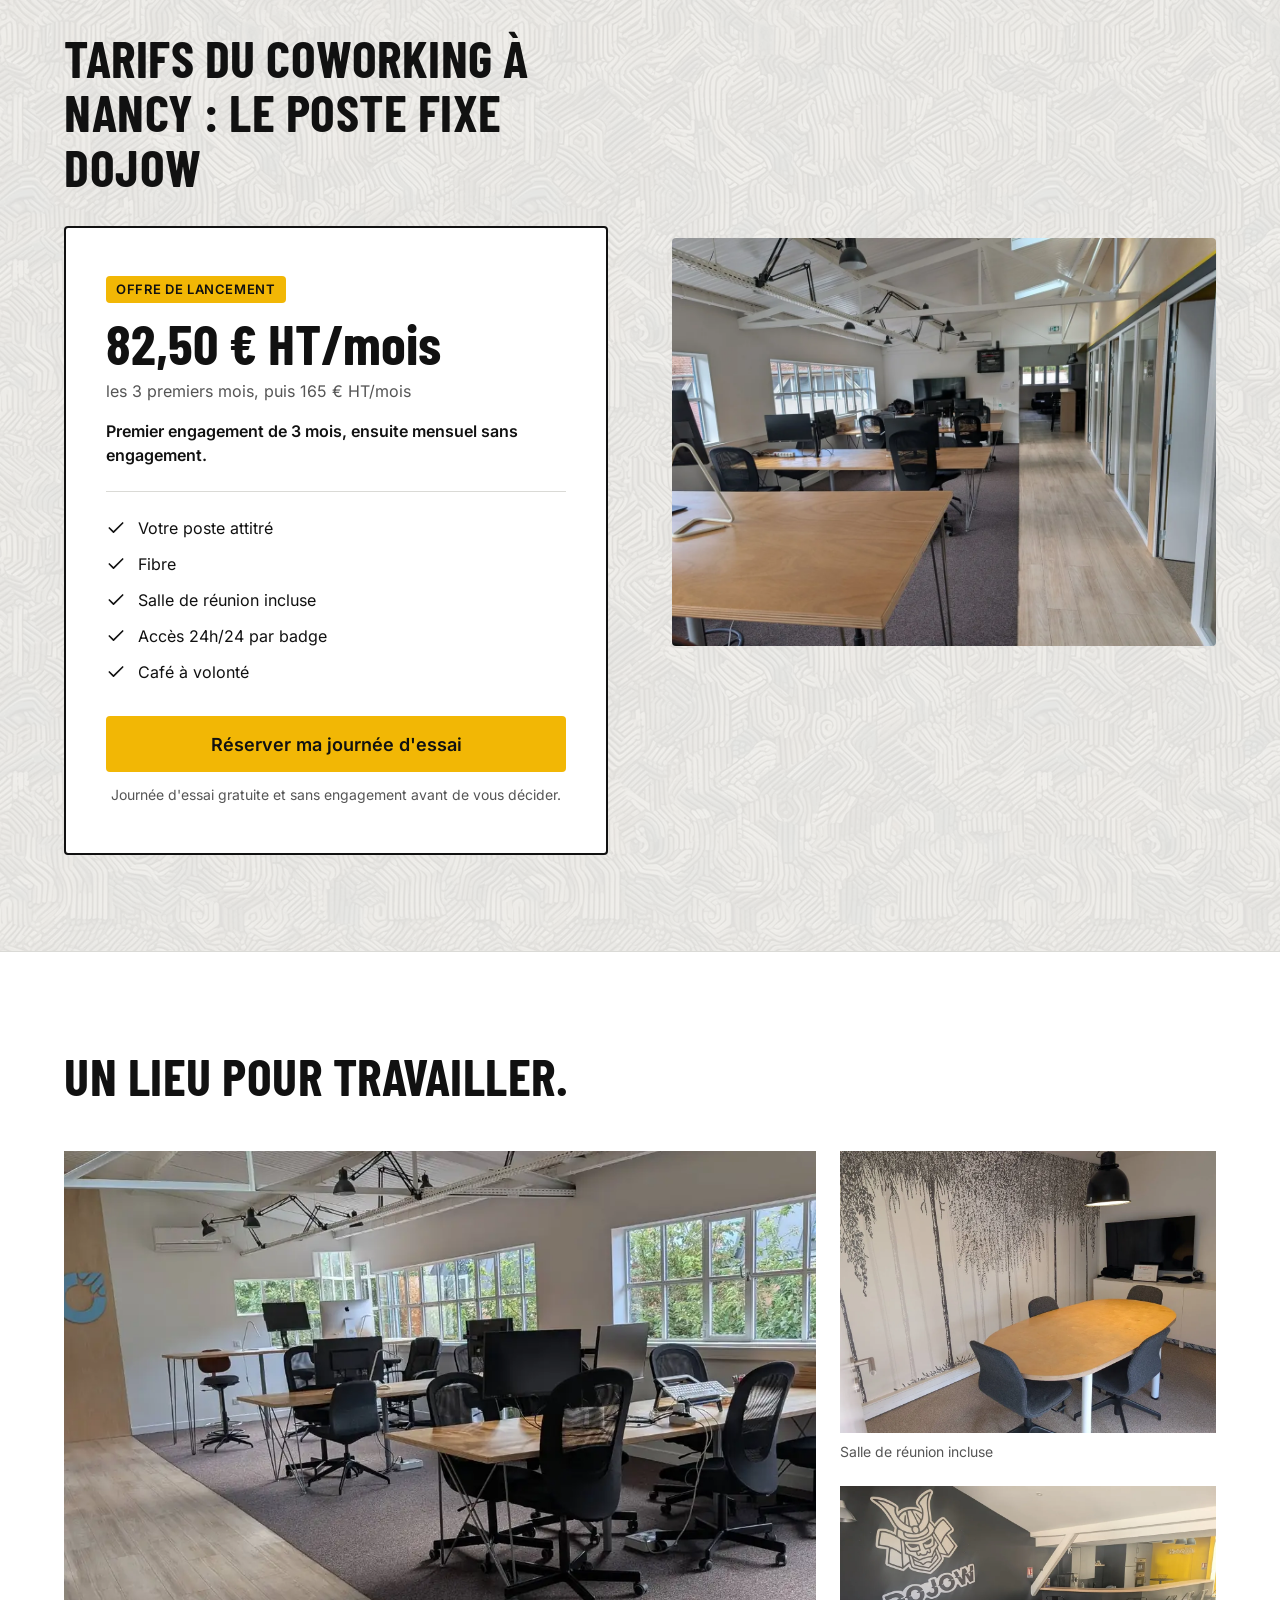
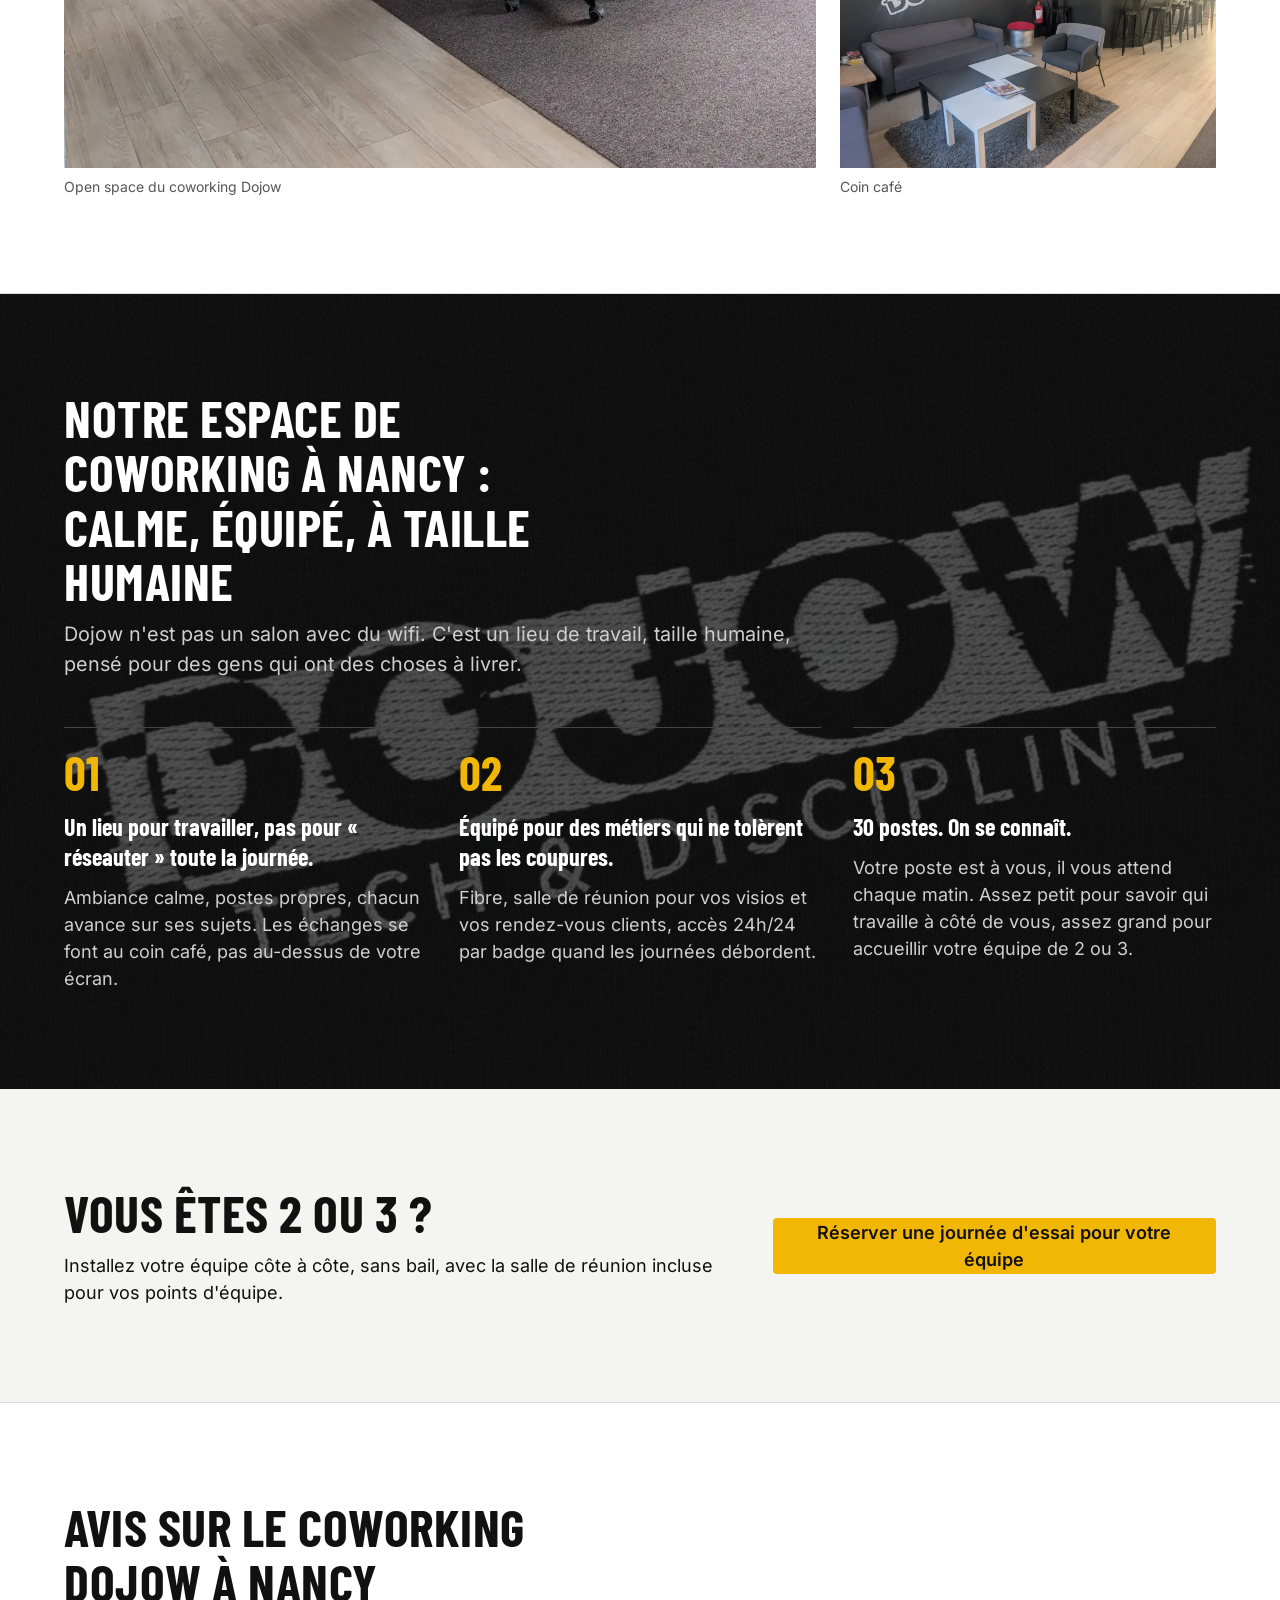
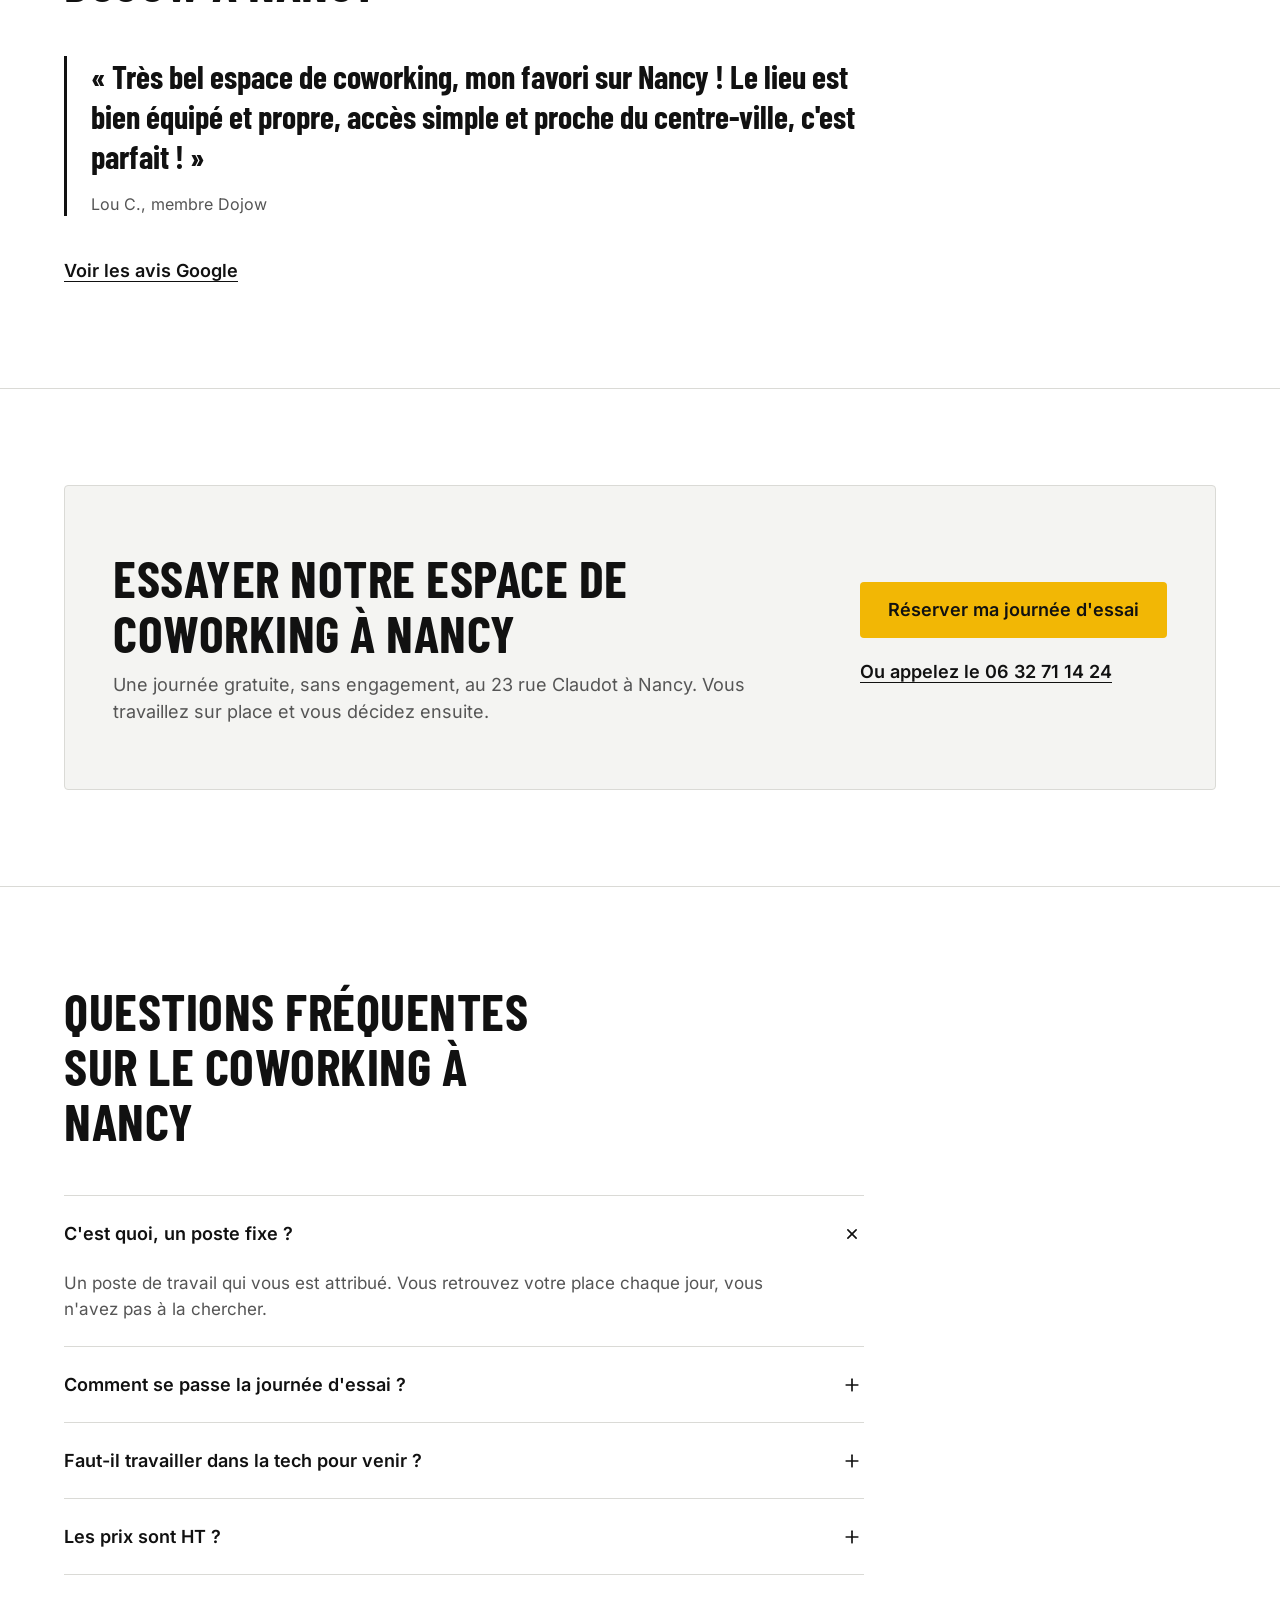
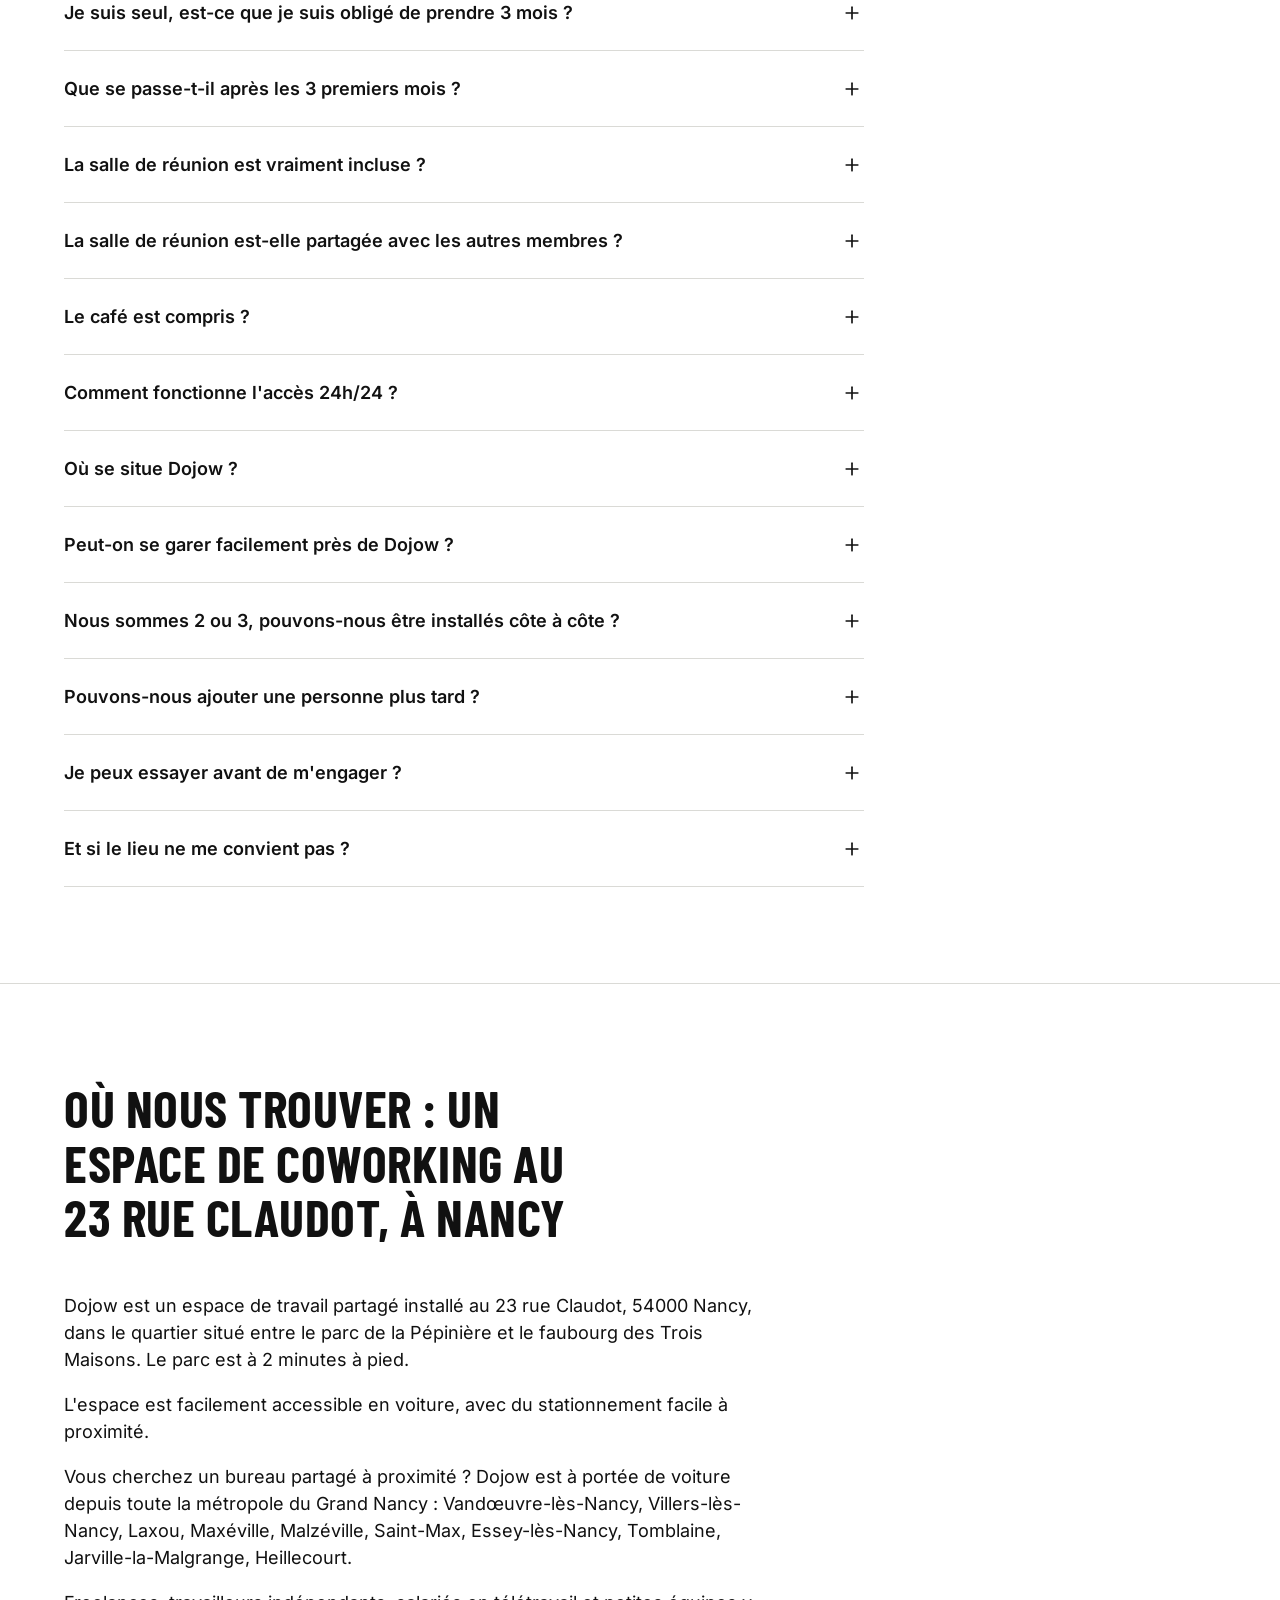
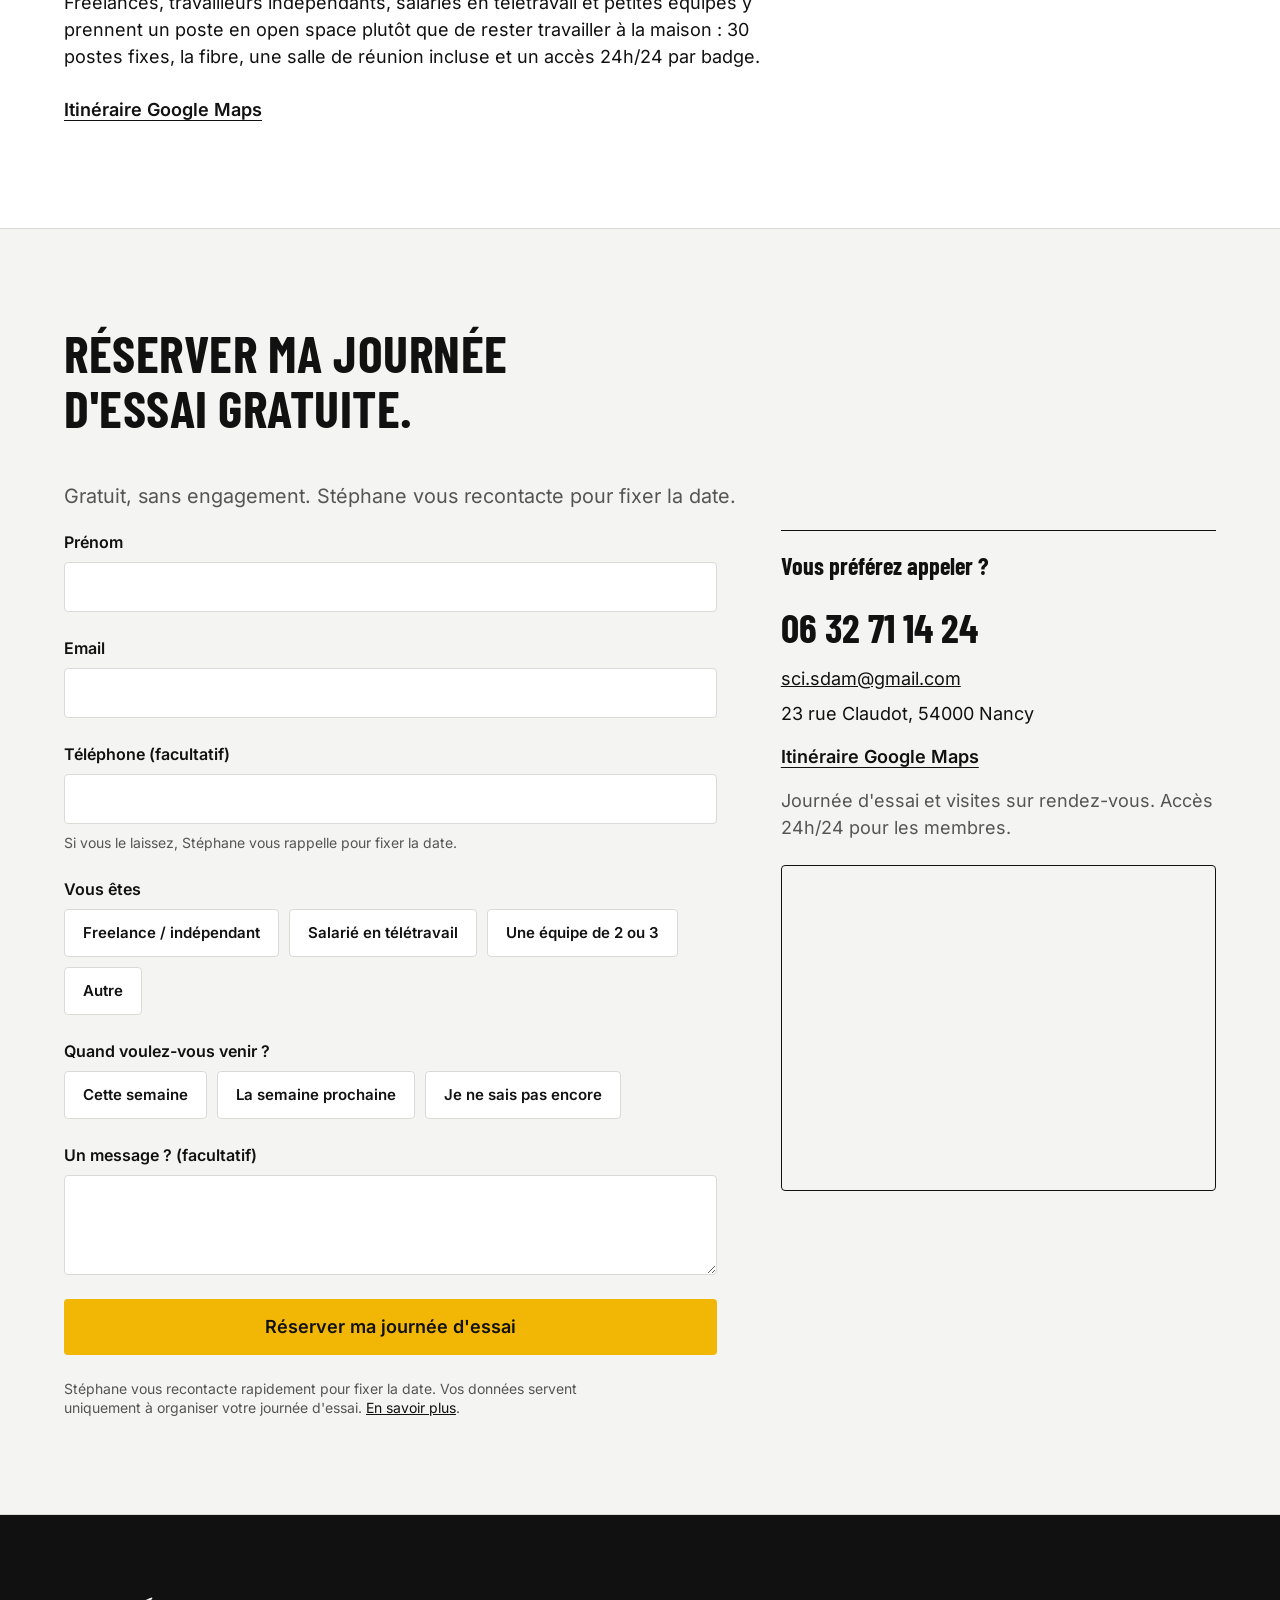
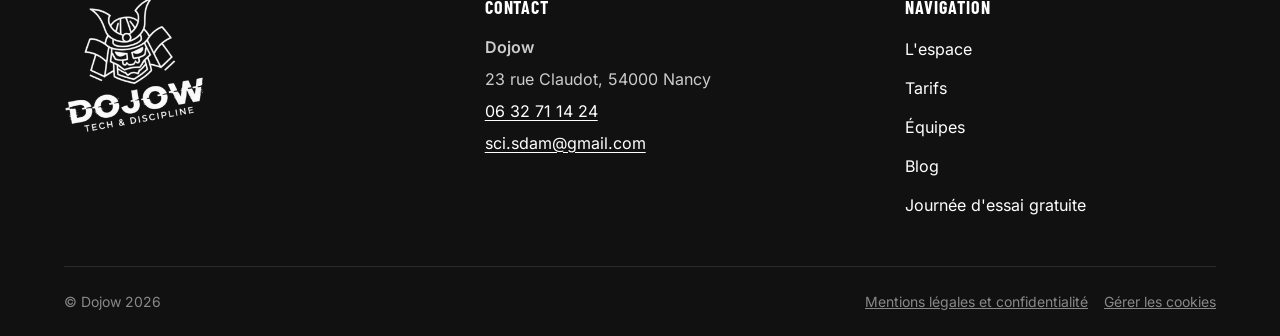
<file: prix-coworking-nancy.html>
<!DOCTYPE html>
<html lang="fr">
<head>
  <meta charset="utf-8">
  <!-- Ancienne page du site : redirection permanente vers la section « Tarifs » de l'accueil (site en one page) -->
  <title>Tarifs | Dojow</title>
  <link rel="canonical" href="https://www.dojow.fr/">
  <script>location.replace("/" + location.search + "#tarifs");</script>
  <meta http-equiv="refresh" content="0; url=/#tarifs">
</head>
<body>
  <p><a href="/#tarifs">Tarifs · Dojow, coworking à Nancy</a></p>
</body>
</html>
</file>
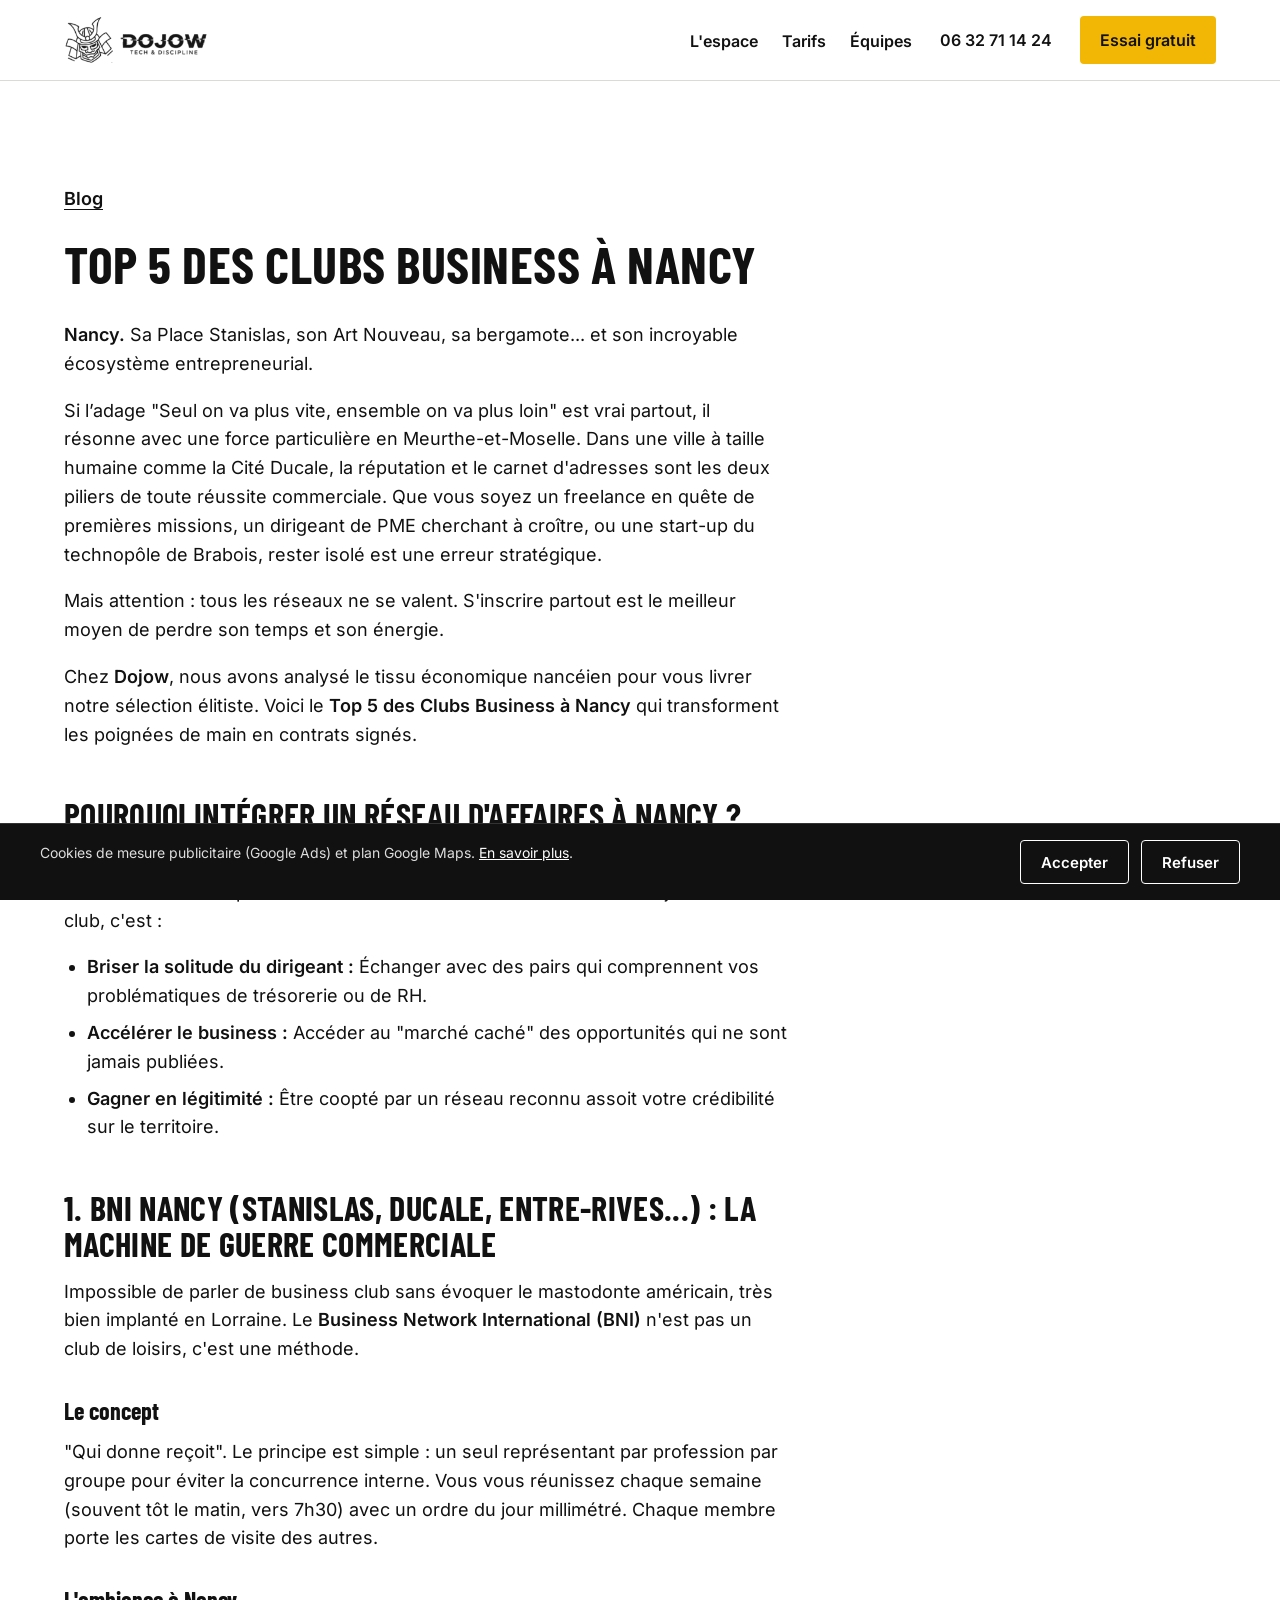
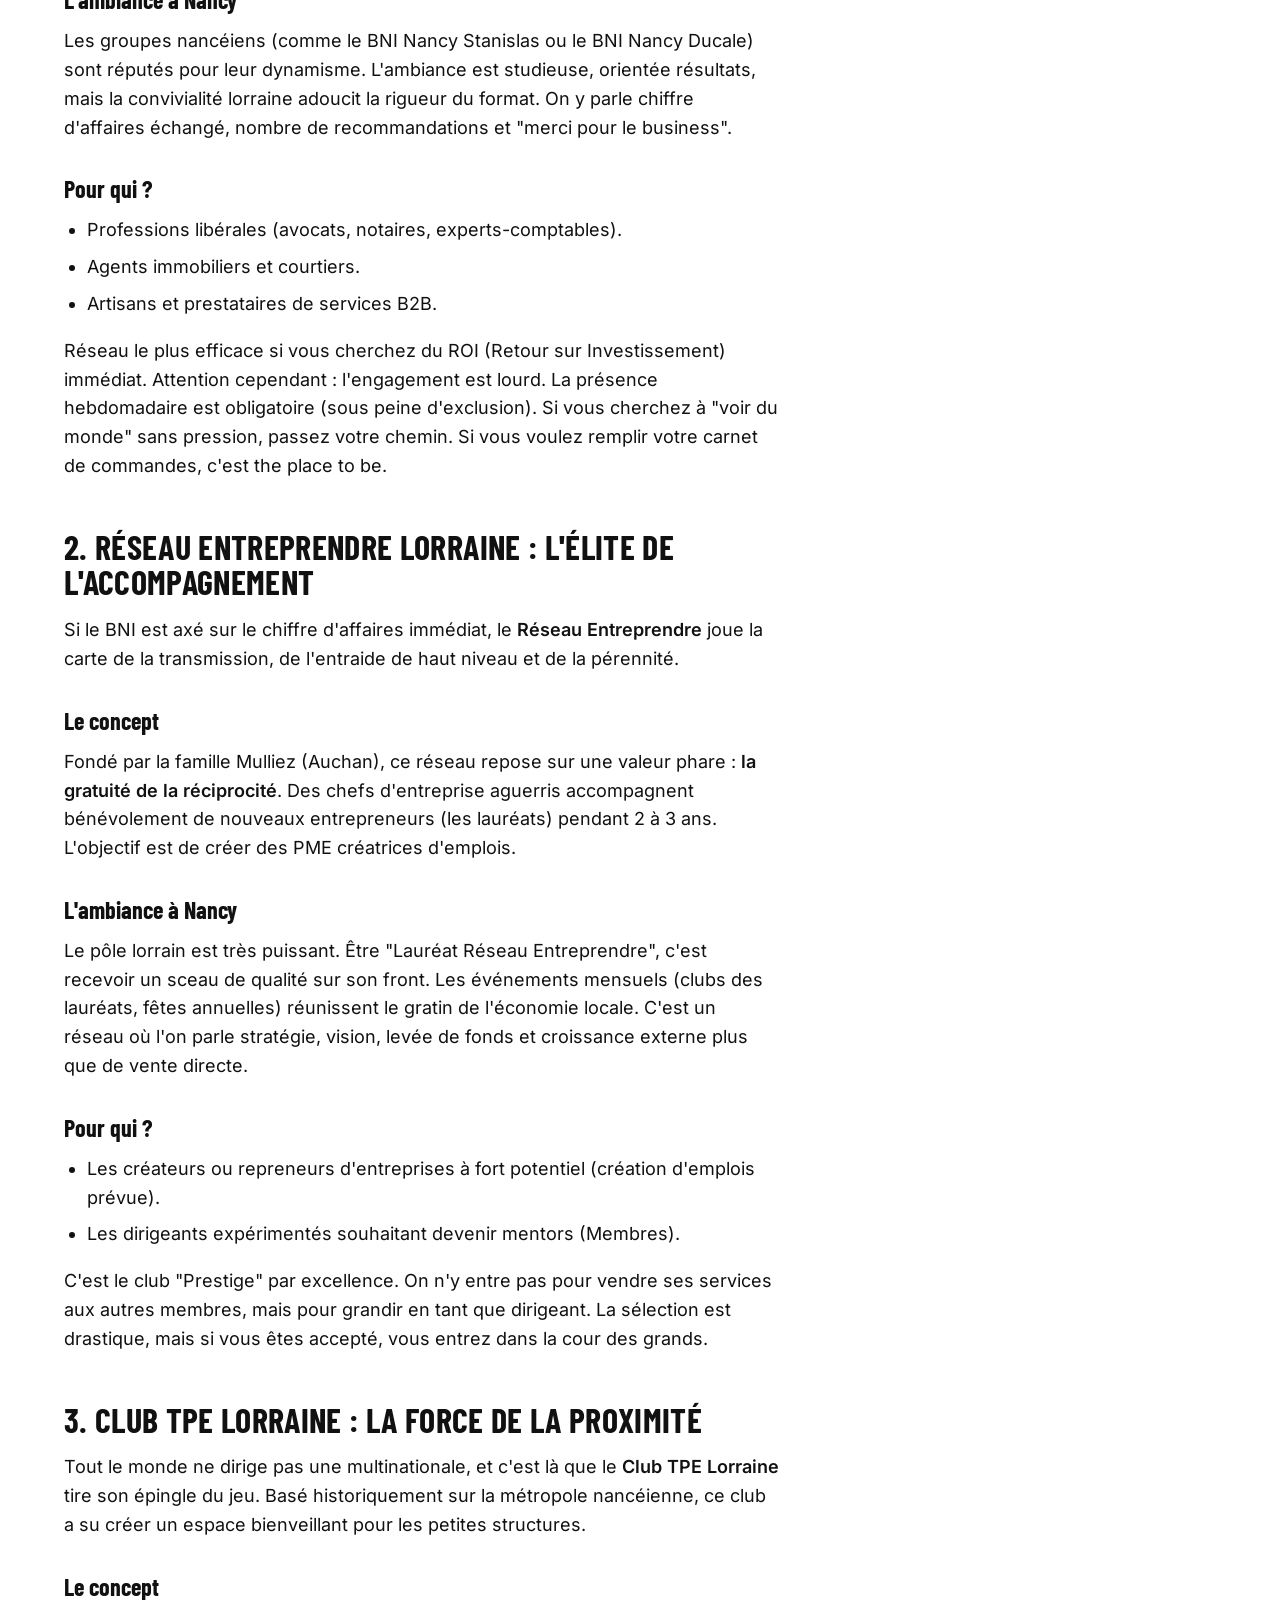
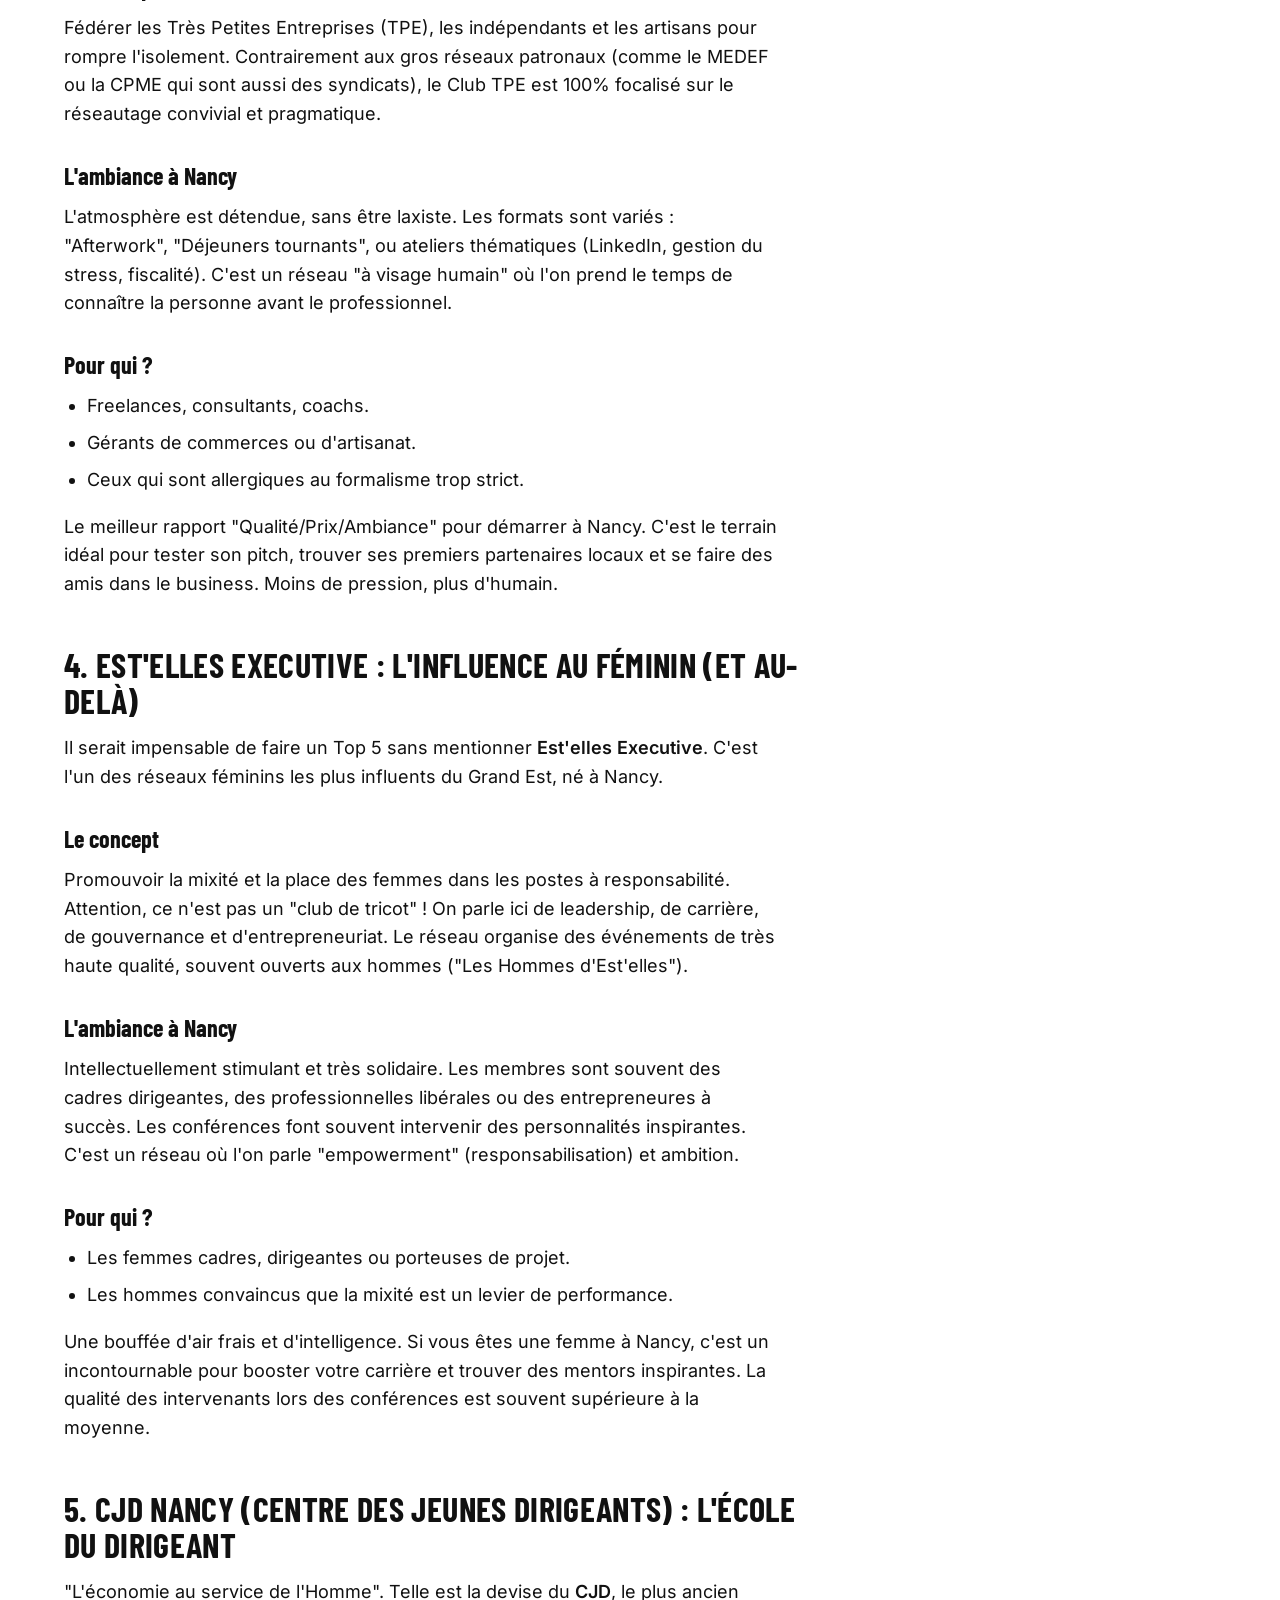
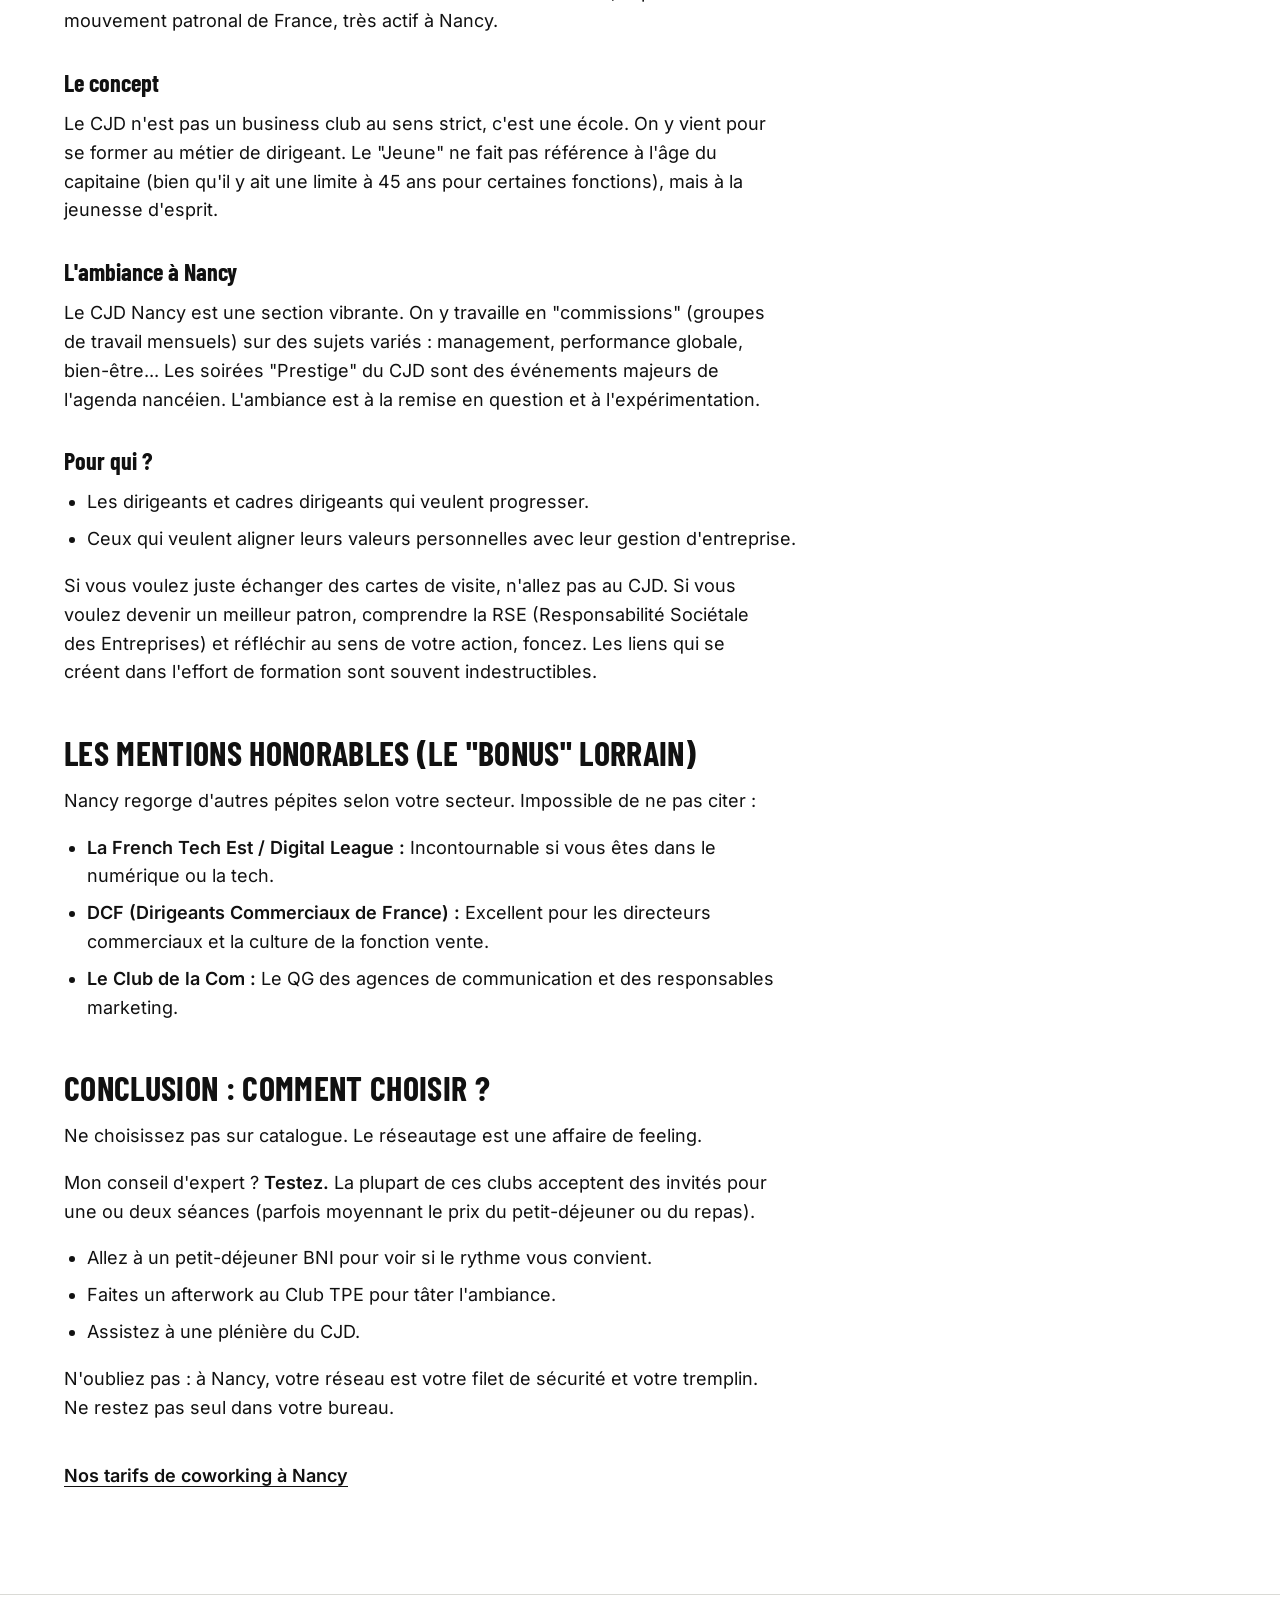
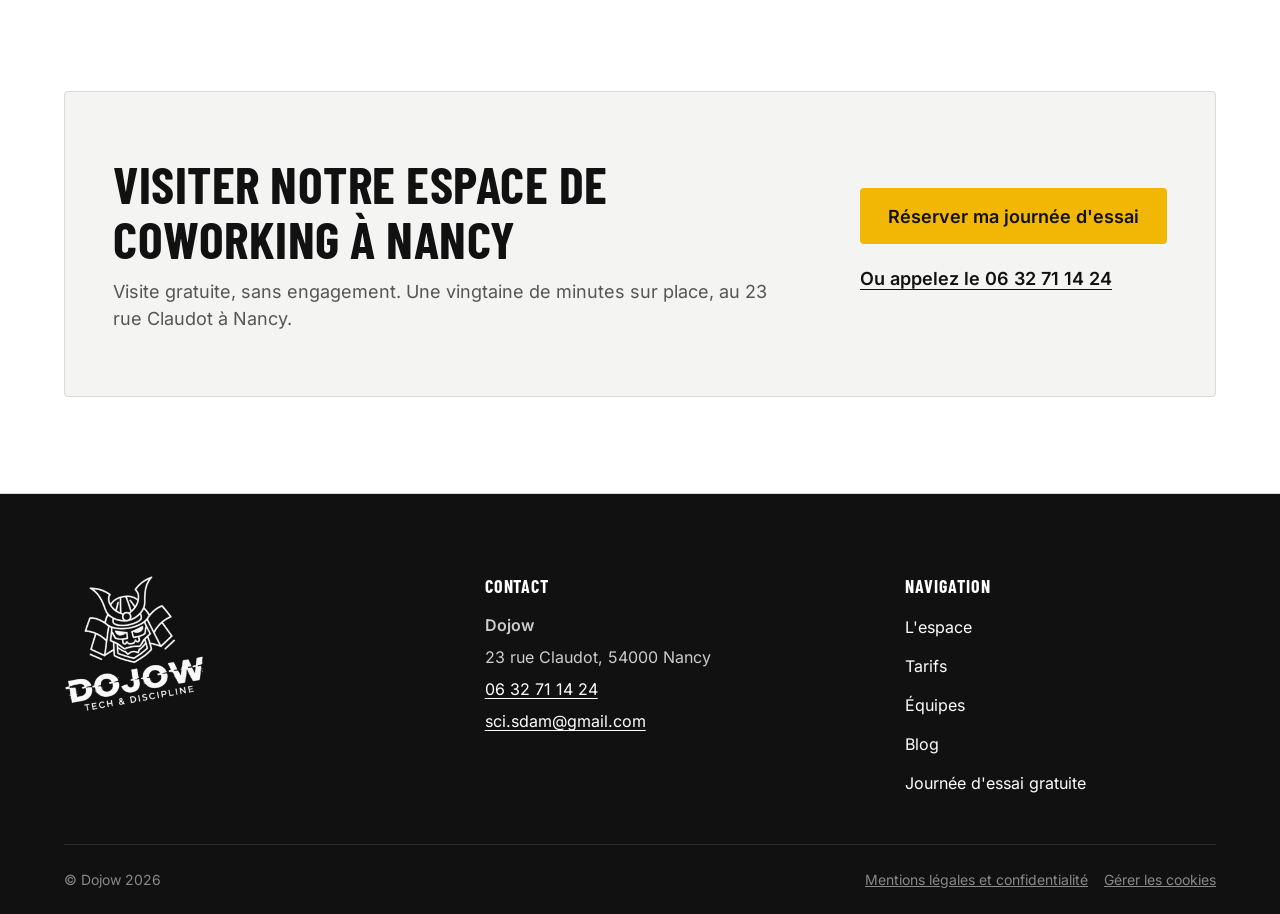
<file: top-5-des-clubs-business-a-nancy.html>
<!DOCTYPE html>
<html lang="fr">
<head>
  <meta charset="utf-8">
  <meta name="viewport" content="width=device-width, initial-scale=1">
  <title>Top 5 des clubs business à Nancy | Dojow</title>
  <meta name="description" content="Boostez votre activité à Nancy avec notre Top 5 des meilleurs clubs business. BNI, CJD, Réseau Entreprendre... Comparatif exclusif pour choisir le réseau idéal.">
  <link rel="canonical" href="https://www.dojow.fr/top-5-des-clubs-business-a-nancy">
  <meta property="og:type" content="website">
  <meta property="og:locale" content="fr_FR">
  <meta property="og:site_name" content="Dojow">
  <meta property="og:title" content="Top 5 des clubs business à Nancy | Dojow">
  <meta property="og:description" content="Boostez votre activité à Nancy avec notre Top 5 des meilleurs clubs business. BNI, CJD, Réseau Entreprendre... Comparatif exclusif pour choisir le réseau idéal.">
  <meta property="og:url" content="https://www.dojow.fr/top-5-des-clubs-business-a-nancy">
  <meta property="og:image" content="https://www.dojow.fr/assets/img/brand/og-dojow.jpg">
  <link rel="icon" href="/assets/img/brand/favicon.png">
  <link rel="preload" href="/assets/fonts/barlow-condensed-700.woff2" as="font" type="font/woff2" crossorigin>
  <link rel="stylesheet" href="/assets/css/style.css">
  <script type="application/ld+json">
  {
    "@context": "https://schema.org",
    "@type": "BreadcrumbList",
    "itemListElement": [
      {
        "@type": "ListItem",
        "position": 1,
        "name": "Accueil",
        "item": "https://www.dojow.fr/"
      },
      {
        "@type": "ListItem",
        "position": 2,
        "name": "Blog",
        "item": "https://www.dojow.fr/blog-list"
      },
      {
        "@type": "ListItem",
        "position": 3,
        "name": "Top 5 des clubs business à Nancy",
        "item": "https://www.dojow.fr/top-5-des-clubs-business-a-nancy"
      }
    ]
  }
  </script>
</head>
<body>

  <a href="#contenu-principal" class="skip-link">Aller au contenu</a>

  <!-- =========================================================================
       6.1 Header (avec le nouveau logo Dojow fourni)
       ========================================================================= -->
  <header class="site-header">
    <div class="container header-inner">
      <a href="/" class="header-brand">
        <img src="/assets/img/brand/logo-dojow.png" alt="Dojow, coworking à Nancy" class="header-logo" width="972" height="324">
      </a>

      <!-- Navigation desktop -->
      <nav class="nav-desktop" aria-label="Navigation principale">
        <ul class="nav-links">
          <li><a href="/#lieu" class="nav-link">L'espace</a></li>
          <li><a href="/#tarifs" class="nav-link">Tarifs</a></li>
          <li><a href="/#equipes" class="nav-link">Équipes</a></li>
        </ul>
        <a href="tel:+33632711424" class="header-phone">06 32 71 14 24</a>
        <a href="/#visite" class="btn btn-primary header-cta">Essai gratuit</a>
      </nav>

      <!-- Actions mobile -->
      <div class="header-mobile-actions">
        <a href="tel:+33632711424" class="btn-icon" aria-label="Appeler Dojow au 06 32 71 14 24">
          <svg viewBox="0 0 24 24" aria-hidden="true">
            <path d="M22 16.92v3a2 2 0 0 1-2.18 2 19.79 19.79 0 0 1-8.63-3.07 19.5 19.5 0 0 1-6-6 19.79 19.79 0 0 1-3.07-8.67A2 2 0 0 1 4.11 2h3a2 2 0 0 1 2 1.72 12.84 12.84 0 0 0 .7 2.81 2 2 0 0 1-.45 2.11L8.09 9.91a16 16 0 0 0 6 6l1.27-1.27a2 2 0 0 1 2.11-.45 12.84 12.84 0 0 0 2.81.7A2 2 0 0 1 22 16.92z"></path>
          </svg>
        </a>
        <button type="button" class="btn-icon" data-action="toggle-menu" aria-expanded="false" aria-controls="menu-mobile" aria-label="Ouvrir le menu">
          <svg viewBox="0 0 24 24" aria-hidden="true">
            <line x1="3" y1="6" x2="21" y2="6"></line>
            <line x1="3" y1="12" x2="21" y2="12"></line>
            <line x1="3" y1="18" x2="21" y2="18"></line>
          </svg>
        </button>
      </div>
    </div>
  </header>

  <!-- Menu mobile plein écran -->
  <div id="menu-mobile" class="menu-mobile" role="dialog" aria-modal="true" aria-label="Menu principal">
    <div class="menu-mobile-header">
      <img src="/assets/img/brand/logo-dojow.png" alt="Dojow" class="header-logo" width="972" height="324">
      <button type="button" class="btn-icon" data-action="close-menu" aria-label="Fermer le menu">
        <svg viewBox="0 0 24 24" aria-hidden="true">
          <line x1="18" y1="6" x2="6" y2="18"></line>
          <line x1="6" y1="6" x2="18" y2="18"></line>
        </svg>
      </button>
    </div>
    <nav class="menu-mobile-nav" aria-label="Menu de navigation mobile">
      <a href="/#lieu" class="menu-mobile-link">L'espace</a>
      <a href="/#tarifs" class="menu-mobile-link">Tarifs</a>
      <a href="/#equipes" class="menu-mobile-link">Équipes</a>
    </nav>
    <div class="menu-mobile-footer">
      <a href="tel:+33632711424" class="menu-mobile-phone">06 32 71 14 24</a>
      <a href="/#visite" class="btn btn-primary">Essai gratuit</a>
    </div>
  </div>

  <main id="contenu-principal">

    <!-- Article de l'ancien site, repris le 22/09/2026. Texte repris tel quel (informations sur des réseaux tiers, à vérifier si elles ont changé). -->
    <article class="section article" aria-labelledby="titre-article">
      <div class="container">
        <div class="article-contenu">
          <p class="article-retour"><a href="/blog-list" class="link-secondary">Blog</a></p>
          <h1 id="titre-article">Top 5 des clubs business à Nancy</h1>
          <p><strong>Nancy.</strong> Sa Place Stanislas, son Art Nouveau, sa bergamote... et son incroyable écosystème entrepreneurial.</p>
          <p>Si l’adage "Seul on va plus vite, ensemble on va plus loin" est vrai partout, il résonne avec une force particulière en Meurthe-et-Moselle. Dans une ville à taille humaine comme la Cité Ducale, la réputation et le carnet d'adresses sont les deux piliers de toute réussite commerciale. Que vous soyez un freelance en quête de premières missions, un dirigeant de PME cherchant à croître, ou une start-up du technopôle de Brabois, rester isolé est une erreur stratégique.</p>
          <p>Mais attention : tous les réseaux ne se valent. S'inscrire partout est le meilleur moyen de perdre son temps et son énergie.</p>
          <p>Chez <strong>Dojow</strong>, nous avons analysé le tissu économique nancéien pour vous livrer notre sélection élitiste. Voici le <strong>Top 5 des Clubs Business à Nancy</strong> qui transforment les poignées de main en contrats signés.</p>
          <h2>Pourquoi intégrer un réseau d'affaires à Nancy ?</h2>
          <p>Avant de plonger dans le classement, comprenons l'enjeu. À Nancy, le business fonctionne beaucoup à la confiance et à la recommandation locale. Rejoindre un club, c'est :</p>
          <ul>
            <li><strong>Briser la solitude du dirigeant :</strong> Échanger avec des pairs qui comprennent vos problématiques de trésorerie ou de RH.</li>
            <li><strong>Accélérer le business :</strong> Accéder au "marché caché" des opportunités qui ne sont jamais publiées.</li>
            <li><strong>Gagner en légitimité :</strong> Être coopté par un réseau reconnu assoit votre crédibilité sur le territoire.</li>
          </ul>
          <h2>1. BNI Nancy (Stanislas, Ducale, Entre-Rives...) : La Machine de guerre commerciale</h2>
          <p>Impossible de parler de business club sans évoquer le mastodonte américain, très bien implanté en Lorraine. Le <strong>Business Network International (BNI)</strong> n'est pas un club de loisirs, c'est une méthode.</p>
          <h3>Le concept</h3>
          <p>"Qui donne reçoit". Le principe est simple : un seul représentant par profession par groupe pour éviter la concurrence interne. Vous vous réunissez chaque semaine (souvent tôt le matin, vers 7h30) avec un ordre du jour millimétré. Chaque membre porte les cartes de visite des autres.</p>
          <h3>L'ambiance à Nancy</h3>
          <p>Les groupes nancéiens (comme le BNI Nancy Stanislas ou le BNI Nancy Ducale) sont réputés pour leur dynamisme. L'ambiance est studieuse, orientée résultats, mais la convivialité lorraine adoucit la rigueur du format. On y parle chiffre d'affaires échangé, nombre de recommandations et "merci pour le business".</p>
          <h3>Pour qui ?</h3>
          <ul>
            <li>Professions libérales (avocats, notaires, experts-comptables).</li>
            <li>Agents immobiliers et courtiers.</li>
            <li>Artisans et prestataires de services B2B.</li>
          </ul>
          <p>Réseau le plus efficace si vous cherchez du ROI (Retour sur Investissement) immédiat. Attention cependant : l'engagement est lourd. La présence hebdomadaire est obligatoire (sous peine d'exclusion). Si vous cherchez à "voir du monde" sans pression, passez votre chemin. Si vous voulez remplir votre carnet de commandes, c'est the place to be.</p>
          <h2>2. Réseau Entreprendre Lorraine : L'élite de l'accompagnement</h2>
          <p>Si le BNI est axé sur le chiffre d'affaires immédiat, le <strong>Réseau Entreprendre</strong> joue la carte de la transmission, de l'entraide de haut niveau et de la pérennité.</p>
          <h3>Le concept</h3>
          <p>Fondé par la famille Mulliez (Auchan), ce réseau repose sur une valeur phare : <strong>la gratuité de la réciprocité</strong>. Des chefs d'entreprise aguerris accompagnent bénévolement de nouveaux entrepreneurs (les lauréats) pendant 2 à 3 ans. L'objectif est de créer des PME créatrices d'emplois.</p>
          <h3>L'ambiance à Nancy</h3>
          <p>Le pôle lorrain est très puissant. Être "Lauréat Réseau Entreprendre", c'est recevoir un sceau de qualité sur son front. Les événements mensuels (clubs des lauréats, fêtes annuelles) réunissent le gratin de l'économie locale. C'est un réseau où l'on parle stratégie, vision, levée de fonds et croissance externe plus que de vente directe.</p>
          <h3>Pour qui ?</h3>
          <ul>
            <li>Les créateurs ou repreneurs d'entreprises à fort potentiel (création d'emplois prévue).</li>
            <li>Les dirigeants expérimentés souhaitant devenir mentors (Membres).</li>
          </ul>
          <p>C'est le club "Prestige" par excellence. On n'y entre pas pour vendre ses services aux autres membres, mais pour grandir en tant que dirigeant. La sélection est drastique, mais si vous êtes accepté, vous entrez dans la cour des grands.</p>
          <h2>3. Club TPE Lorraine : La Force de la Proximité</h2>
          <p>Tout le monde ne dirige pas une multinationale, et c'est là que le <strong>Club TPE Lorraine</strong> tire son épingle du jeu. Basé historiquement sur la métropole nancéienne, ce club a su créer un espace bienveillant pour les petites structures.</p>
          <h3>Le concept</h3>
          <p>Fédérer les Très Petites Entreprises (TPE), les indépendants et les artisans pour rompre l'isolement. Contrairement aux gros réseaux patronaux (comme le MEDEF ou la CPME qui sont aussi des syndicats), le Club TPE est 100% focalisé sur le réseautage convivial et pragmatique.</p>
          <h3>L'ambiance à Nancy</h3>
          <p>L'atmosphère est détendue, sans être laxiste. Les formats sont variés : "Afterwork", "Déjeuners tournants", ou ateliers thématiques (LinkedIn, gestion du stress, fiscalité). C'est un réseau "à visage humain" où l'on prend le temps de connaître la personne avant le professionnel.</p>
          <h3>Pour qui ?</h3>
          <ul>
            <li>Freelances, consultants, coachs.</li>
            <li>Gérants de commerces ou d'artisanat.</li>
            <li>Ceux qui sont allergiques au formalisme trop strict.</li>
          </ul>
          <p>Le meilleur rapport "Qualité/Prix/Ambiance" pour démarrer à Nancy. C'est le terrain idéal pour tester son pitch, trouver ses premiers partenaires locaux et se faire des amis dans le business. Moins de pression, plus d'humain.</p>
          <h2>4. Est'elles Executive : L'influence au féminin (et au-delà)</h2>
          <p>Il serait impensable de faire un Top 5 sans mentionner <strong>Est'elles Executive</strong>. C'est l'un des réseaux féminins les plus influents du Grand Est, né à Nancy.</p>
          <h3>Le concept</h3>
          <p>Promouvoir la mixité et la place des femmes dans les postes à responsabilité. Attention, ce n'est pas un "club de tricot" ! On parle ici de leadership, de carrière, de gouvernance et d'entrepreneuriat. Le réseau organise des événements de très haute qualité, souvent ouverts aux hommes ("Les Hommes d'Est'elles").</p>
          <h3>L'ambiance à Nancy</h3>
          <p>Intellectuellement stimulant et très solidaire. Les membres sont souvent des cadres dirigeantes, des professionnelles libérales ou des entrepreneures à succès. Les conférences font souvent intervenir des personnalités inspirantes. C'est un réseau où l'on parle "empowerment" (responsabilisation) et ambition.</p>
          <h3>Pour qui ?</h3>
          <ul>
            <li>Les femmes cadres, dirigeantes ou porteuses de projet.</li>
            <li>Les hommes convaincus que la mixité est un levier de performance.</li>
          </ul>
          <p>Une bouffée d'air frais et d'intelligence. Si vous êtes une femme à Nancy, c'est un incontournable pour booster votre carrière et trouver des mentors inspirantes. La qualité des intervenants lors des conférences est souvent supérieure à la moyenne.</p>
          <h2>5. CJD Nancy (Centre des Jeunes Dirigeants) : L'école du dirigeant</h2>
          <p>"L'économie au service de l'Homme". Telle est la devise du <strong>CJD</strong>, le plus ancien mouvement patronal de France, très actif à Nancy.</p>
          <h3>Le concept</h3>
          <p>Le CJD n'est pas un business club au sens strict, c'est une école. On y vient pour se former au métier de dirigeant. Le "Jeune" ne fait pas référence à l'âge du capitaine (bien qu'il y ait une limite à 45 ans pour certaines fonctions), mais à la jeunesse d'esprit.</p>
          <h3>L'ambiance à Nancy</h3>
          <p>Le CJD Nancy est une section vibrante. On y travaille en "commissions" (groupes de travail mensuels) sur des sujets variés : management, performance globale, bien-être... Les soirées "Prestige" du CJD sont des événements majeurs de l'agenda nancéien. L'ambiance est à la remise en question et à l'expérimentation.</p>
          <h3>Pour qui ?</h3>
          <ul>
            <li>Les dirigeants et cadres dirigeants qui veulent progresser.</li>
            <li>Ceux qui veulent aligner leurs valeurs personnelles avec leur gestion d'entreprise.</li>
          </ul>
          <p>Si vous voulez juste échanger des cartes de visite, n'allez pas au CJD. Si vous voulez devenir un meilleur patron, comprendre la RSE (Responsabilité Sociétale des Entreprises) et réfléchir au sens de votre action, foncez. Les liens qui se créent dans l'effort de formation sont souvent indestructibles.</p>
          <h2>Les mentions honorables (Le "Bonus" Lorrain)</h2>
          <p>Nancy regorge d'autres pépites selon votre secteur. Impossible de ne pas citer :</p>
          <ul>
            <li><strong>La French Tech Est / Digital League :</strong> Incontournable si vous êtes dans le numérique ou la tech.</li>
            <li><strong>DCF (Dirigeants Commerciaux de France) :</strong> Excellent pour les directeurs commerciaux et la culture de la fonction vente.</li>
            <li><strong>Le Club de la Com :</strong> Le QG des agences de communication et des responsables marketing.</li>
          </ul>
          <h2>Conclusion : comment choisir ?</h2>
          <p>Ne choisissez pas sur catalogue. Le réseautage est une affaire de feeling.</p>
          <p>Mon conseil d'expert ? <strong>Testez.</strong> La plupart de ces clubs acceptent des invités pour une ou deux séances (parfois moyennant le prix du petit-déjeuner ou du repas).</p>
          <ul>
            <li>Allez à un petit-déjeuner BNI pour voir si le rythme vous convient.</li>
            <li>Faites un afterwork au Club TPE pour tâter l'ambiance.</li>
            <li>Assistez à une plénière du CJD.</li>
          </ul>
          <p>N'oubliez pas : à Nancy, votre réseau est votre filet de sécurité et votre tremplin. Ne restez pas seul dans votre bureau.</p>
          <p class="section-lien"><a href="/#tarifs" class="link-secondary">Nos tarifs de coworking à Nancy</a></p>
        </div>
      </div>
    </article>

    <section class="section" aria-labelledby="titre-cta-final">
      <div class="container">
        <div class="bloc-cta-final">
          <div class="bloc-cta-content">
            <h2 id="titre-cta-final">Visiter notre espace de coworking à Nancy</h2>
            <p>Visite gratuite, sans engagement. Une vingtaine de minutes sur place, au 23 rue Claudot à Nancy.</p>
          </div>
          <div class="bloc-cta-actions">
            <a href="/#visite" class="btn btn-primary">Réserver ma journée d'essai</a>
            <a href="tel:+33632711424" class="link-secondary">Ou appelez le 06 32 71 14 24</a>
          </div>
        </div>
      </div>
    </section>

  </main>

  <!-- =========================================================================
       5.5 Barre d'action collante sur mobile (< 768 px)
       ========================================================================= -->
  <aside id="sticky-mobile-bar" class="sticky-mobile-bar" aria-label="Action rapide">
    <a href="/#visite" class="btn btn-primary">Réserver ma journée d'essai</a>
    <a href="tel:+33632711424" class="sticky-phone-btn" aria-label="Appeler Dojow au 06 32 71 14 24">
      <svg viewBox="0 0 24 24" aria-hidden="true">
        <path d="M22 16.92v3a2 2 0 0 1-2.18 2 19.79 19.79 0 0 1-8.63-3.07 19.5 19.5 0 0 1-6-6 19.79 19.79 0 0 1-3.07-8.67A2 2 0 0 1 4.11 2h3a2 2 0 0 1 2 1.72 12.84 12.84 0 0 0 .7 2.81 2 2 0 0 1-.45 2.11L8.09 9.91a16 16 0 0 0 6 6l1.27-1.27a2 2 0 0 1 2.11-.45 12.84 12.84 0 0 0 2.81.7A2 2 0 0 1 22 16.92z"></path>
      </svg>
    </a>
  </aside>

  <!-- =========================================================================
       10. Bandeau Cookies
       ========================================================================= -->
  <!-- À VALIDER : texte du bandeau modifié (SPEC 10) suite à l'affichage direct de la carte Google Maps -->
  <aside id="cookie-banner" class="cookie-banner" aria-label="Gestion des cookies">
    <div class="cookie-inner">
      <p class="cookie-text">
        Cookies de mesure publicitaire (Google Ads) et plan Google Maps. <a href="/mentions-legales-politique-de-confidentialite">En savoir plus</a>.
      </p>
      <div class="cookie-actions">
        <button type="button" id="cookie-accept" class="btn-cookie">Accepter</button>
        <button type="button" id="cookie-deny" class="btn-cookie">Refuser</button>
      </div>
    </div>
  </aside>

  <!-- =========================================================================
       6.2 Footer (avec le logo blanc haute résolution)
       ========================================================================= -->
  <footer class="site-footer">
    <div class="container">
      <div class="footer-grid">
        <!-- Colonne 1 : Logo blanc & Signature -->
        <div class="footer-col">
          <!-- Logo vertical : la signature « Tech & Discipline » fait partie du logo -->
          <img src="/assets/img/brand/logo-dojow-vertical-white.png" alt="Dojow, Tech &amp; Discipline" class="footer-logo" width="480" height="470" loading="lazy" decoding="async">
        </div>

        <!-- Colonne 2 : Coordonnées identiques à la fiche Google Business -->
        <div class="footer-col">
          <h3>Contact</h3>
          <ul class="footer-nap">
            <li><strong>Dojow</strong></li>
            <li>23 rue Claudot, 54000 Nancy</li>
            <li><a href="tel:+33632711424">06 32 71 14 24</a></li>
            <li><a href="mailto:sci.sdam@gmail.com">sci.sdam@gmail.com</a></li>
          </ul>
        </div>

        <!-- Colonne 3 : Navigation -->
        <div class="footer-col">
          <h3>Navigation</h3>
          <ul class="footer-nav-list">
            <li><a href="/#lieu">L'espace</a></li>
            <li><a href="/#tarifs">Tarifs</a></li>
            <li><a href="/#equipes">Équipes</a></li>
            <li><a href="/blog-list">Blog</a></li>
            <li><a href="/#visite">Journée d'essai gratuite</a></li>
          </ul>
        </div>
      </div>

      <!-- Ligne inférieure -->
      <div class="footer-bottom">
        <div>© Dojow <span data-year></span></div>
        <div class="footer-bottom-links">
          <a href="/mentions-legales-politique-de-confidentialite">Mentions légales et confidentialité</a>
          <button type="button" class="btn-link" data-action="manage-cookies">Gérer les cookies</button>
        </div>
      </div>
    </div>
  </footer>

  <script src="/assets/js/main.js"></script>
</body>
</html>
</file>
<file: assets/css/style.css>
/* ==========================================================================
   DOJOW · STYLESHEET (style.css)
   Coworking à Nancy · Tech & Discipline
   ========================================================================== */

/* --------------------------------------------------------------------------
   5.1 Variables CSS
   -------------------------------------------------------------------------- */
:root {
  --noir: #111111;
  --blanc: #FFFFFF;
  --gris-fond: #F4F4F2;      /* fonds de sections alternées */
  --gris-trait: #DADAD6;     /* bordures, séparateurs */
  --gris-texte: #555555;     /* textes secondaires */

  /* Accent validé par Stéphane : jaune signal, texte des boutons en noir (SPEC 5.1) */
  --accent: #F2B705;
  --accent-hover: #D9A404;
  --accent-text: #111111;

  --ph: #D9D9D6;             /* placeholders images */

  --font-titre: "Barlow Condensed", "Arial Narrow", sans-serif;
  --font-texte: "Inter", system-ui, sans-serif;

  --radius: 4px;
  --container: 1200px;
}

/* --------------------------------------------------------------------------
   5.2 Typographie (@font-face)
   -------------------------------------------------------------------------- */
@font-face {
  font-family: "Barlow Condensed";
  font-style: normal;
  font-weight: 700;
  font-display: swap;
  src: url("../fonts/barlow-condensed-700.woff2") format("woff2");
}

@font-face {
  font-family: "Inter";
  font-style: normal;
  font-weight: 400;
  font-display: swap;
  src: url("../fonts/inter-400.woff2") format("woff2");
}

@font-face {
  font-family: "Inter";
  font-style: normal;
  font-weight: 600;
  font-display: swap;
  src: url("../fonts/inter-600.woff2") format("woff2");
}

/* --------------------------------------------------------------------------
   Reset & Base
   -------------------------------------------------------------------------- */
*, *::before, *::after {
  box-sizing: border-box;
  margin: 0;
  padding: 0;
}

html {
  font-family: var(--font-texte);
  font-size: 17px;
  line-height: 1.5;
  color: var(--noir);
  background-color: var(--blanc);
  -webkit-text-size-adjust: 100%;
  scroll-behavior: smooth;
}

@media (min-width: 768px) {
  html {
    font-size: 18px;
  }
}

body {
  min-height: 100vh;
  display: flex;
  flex-direction: column;
  background-color: var(--blanc);
  color: var(--noir);
}

main {
  flex: 1 0 auto;
}

/* Accessibilité : lien d'évitement */
.skip-link {
  position: absolute;
  top: -100px;
  left: 16px;
  background: var(--noir);
  color: var(--blanc);
  padding: 12px 20px;
  z-index: 1000;
  border-radius: var(--radius);
  text-decoration: none;
  font-weight: 600;
}

.skip-link:focus {
  top: 16px;
}

/* Titres */
h1, h2, h3, h4 {
  font-family: var(--font-titre);
  color: var(--noir);
  font-weight: 700;
}

h1 {
  font-size: 42px;
  line-height: 1.05;
  text-transform: uppercase;
  letter-spacing: 0.01em;
}

h2 {
  font-size: 32px;
  line-height: 1.15;
  text-transform: uppercase;
  letter-spacing: 0.01em;
}

h3 {
  font-size: 21px;
  line-height: 1.25;
  text-transform: none;
  letter-spacing: normal;
}

@media (min-width: 768px) {
  h1 {
    font-size: 64px;
  }
  h2 {
    font-size: 44px;
  }
  h3 {
    font-size: 24px;
  }
}

/* Titres XXL sur grand écran (inspiration Darwin, écart à SPEC 5.2 validé par Stéphane) */
@media (min-width: 1024px) {
  h1 {
    font-size: 80px;
    line-height: 1;
  }
  h2 {
    font-size: 52px;
    line-height: 1.05;
  }
}

p {
  max-width: 65ch;
  margin-bottom: 1rem;
}

p:last-child {
  margin-bottom: 0;
}

.text-muted {
  color: var(--gris-texte);
}

.font-bold {
  font-weight: 600;
}

/* Images */
img {
  max-width: 100%;
  height: auto;
  display: block;
}

.img-cover {
  width: 100%;
  height: 100%;
  object-fit: cover;
}

/* --------------------------------------------------------------------------
   5.3 Style & Grille suisse
   -------------------------------------------------------------------------- */
.container {
  width: 100%;
  max-width: var(--container);
  margin-inline: auto;
  padding-inline: 16px;
}

@media (min-width: 768px) {
  .container {
    padding-inline: 24px;
  }
}

.section {
  padding-block: 64px;
  border-bottom: 1px solid var(--gris-trait);
}

@media (min-width: 768px) {
  .section {
    padding-block: 96px;
  }
}

.section-gris {
  background-color: var(--gris-fond);
}

.section-header {
  margin-bottom: 32px;
}

@media (min-width: 768px) {
  .section-header {
    margin-bottom: 48px;
  }
}

.section-subtitle {
  font-size: 1.1rem;
  color: var(--gris-texte);
  margin-top: 12px;
  max-width: 65ch;
}

/* Grilles */
.grid {
  display: grid;
  gap: 24px;
}

@media (min-width: 768px) {
  .grid-2 {
    grid-template-columns: repeat(2, 1fr);
    gap: 32px;
  }
  .grid-3 {
    grid-template-columns: repeat(3, 1fr);
    gap: 32px;
  }
}

/* --------------------------------------------------------------------------
   5.4 Boutons & Liens
   -------------------------------------------------------------------------- */
.btn {
  display: inline-flex;
  align-items: center;
  justify-content: center;
  font-family: var(--font-texte);
  font-size: 18px;
  font-weight: 600;
  text-decoration: none;
  min-height: 56px;
  padding: 0 28px;
  border-radius: var(--radius);
  border: none;
  cursor: pointer;
  text-align: center;
  transition: background-color 150ms ease, color 150ms ease, border-color 150ms ease;
  width: 100%;
}

@media (min-width: 768px) {
  .btn {
    width: auto;
  }
}

.btn-primary {
  background-color: var(--accent);
  color: var(--accent-text);
}

.btn-primary:hover {
  background-color: var(--accent-hover);
}

/* --------------------------------------------------------------------------
   Textures de fond (Tech & Discipline)
   -------------------------------------------------------------------------- */
/* Texture photo fournie par Stéphane, à 10 % d'opacité, derrière le contenu */
.texture-dots {
  position: relative;
  isolation: isolate;
  background-color: var(--gris-fond);
}

.texture-dots::before {
  content: "";
  position: absolute;
  inset: 0;
  z-index: -1;
  background: url("../img/patterns/texture.webp") repeat;
  background-size: 512px 512px;
  opacity: 0.1;
  pointer-events: none;
}

.texture-grid {
  background-color: var(--gris-fond);
  background-image:
    linear-gradient(to right, rgba(0, 0, 0, 0.04) 1px, transparent 1px),
    linear-gradient(to bottom, rgba(0, 0, 0, 0.04) 1px, transparent 1px);
  background-size: 32px 32px;
}

.btn:focus-visible,
a:focus-visible,
button:focus-visible,
input:focus-visible,
textarea:focus-visible,
select:focus-visible {
  outline: 3px solid var(--noir);
  outline-offset: 2px;
}

/* Liens secondaires : texte souligné noir */
.link-secondary {
  color: var(--noir);
  text-decoration: underline;
  text-underline-offset: 4px;
  font-weight: 600;
  display: inline-flex;
  align-items: center;
  gap: 8px;
  min-height: 44px;
}

.link-secondary:hover {
  color: var(--gris-texte);
}

/* Liens généraux */
a {
  color: inherit;
}

/* --------------------------------------------------------------------------
   5.5 Barre d'action collante sur mobile (< 768 px)
   -------------------------------------------------------------------------- */
.sticky-mobile-bar {
  display: flex;
  align-items: center;
  gap: 12px;
  position: fixed;
  bottom: 0;
  left: 0;
  right: 0;
  z-index: 90;
  height: 56px;
  background-color: var(--blanc);
  border-top: 1px solid var(--gris-trait);
  padding: 0 16px;
  transform: translateY(100%);
  transition: transform 150ms ease;
}

.sticky-mobile-bar.is-visible {
  transform: translateY(0);
}

.sticky-mobile-bar.is-hidden {
  transform: translateY(100%);
}

.sticky-mobile-bar .btn {
  flex: 1;
  width: auto;
  font-size: 16px;
  min-height: 48px;
  padding: 0 16px;
}

.sticky-phone-btn {
  display: flex;
  align-items: center;
  justify-content: center;
  width: 48px;
  height: 48px;
  min-width: 48px;
  background-color: var(--noir);
  color: var(--blanc);
  border-radius: var(--radius);
  text-decoration: none;
}

.sticky-phone-btn svg {
  width: 24px;
  height: 24px;
  fill: none;
  stroke: currentColor;
  stroke-width: 2;
  stroke-linecap: round;
  stroke-linejoin: round;
}

@media (min-width: 768px) {
  .sticky-mobile-bar {
    display: none !important;
  }
}

/* --------------------------------------------------------------------------
   6.1 Header (Header collant, navigation, burger)
   -------------------------------------------------------------------------- */
.site-header {
  position: sticky;
  top: 0;
  z-index: 100;
  background-color: var(--blanc);
  border-bottom: 1px solid var(--gris-trait);
}

.header-inner {
  display: flex;
  align-items: center;
  justify-content: space-between;
  height: 72px;
}

@media (min-width: 768px) {
  .header-inner {
    height: 80px;
  }
}

.header-brand {
  display: flex;
  align-items: center;
  text-decoration: none;
}

.header-logo {
  height: 40px;
  width: auto;
}

@media (min-width: 768px) {
  .header-logo {
    height: 48px;
  }
}

/* Navigation desktop */
.nav-desktop {
  display: none;
  align-items: center;
  gap: 28px;
}

.nav-links {
  display: flex;
  align-items: center;
  list-style: none;
  gap: 24px;
}

.nav-link {
  text-decoration: none;
  font-weight: 600;
  font-size: 16px;
  color: var(--noir);
  padding: 8px 0;
  border-bottom: 2px solid transparent;
  transition: border-color 150ms ease;
}

.nav-link:hover {
  border-bottom-color: var(--noir);
}

.nav-link[aria-current="page"] {
  border-bottom-color: var(--noir);
}

.header-phone {
  text-decoration: none;
  font-weight: 600;
  font-size: 16px;
  color: var(--noir);
  white-space: nowrap;
}

.header-phone:hover {
  color: var(--gris-texte);
}

.header-cta {
  font-size: 16px;
  min-height: 48px;
  padding: 0 20px;
}

@media (min-width: 1024px) {
  .nav-desktop {
    display: flex;
  }
}

/* Contrôles mobile */
.header-mobile-actions {
  display: flex;
  align-items: center;
  gap: 12px;
}

@media (min-width: 1024px) {
  .header-mobile-actions {
    display: none;
  }
}

.btn-icon {
  display: flex;
  align-items: center;
  justify-content: center;
  width: 44px;
  height: 44px;
  border-radius: var(--radius);
  background: transparent;
  border: 1px solid var(--gris-trait);
  color: var(--noir);
  cursor: pointer;
  text-decoration: none;
}

.btn-icon svg {
  width: 22px;
  height: 22px;
  fill: none;
  stroke: currentColor;
  stroke-width: 2;
  stroke-linecap: round;
  stroke-linejoin: round;
}

/* Menu mobile plein écran */
.menu-mobile {
  position: fixed;
  inset: 0;
  background-color: var(--blanc);
  z-index: 200;
  display: flex;
  flex-direction: column;
  padding: 24px 16px;
  opacity: 0;
  visibility: hidden;
  pointer-events: none;
  transform: translateY(-10px);
  transition: opacity 150ms ease, transform 150ms ease;
  overflow-y: auto;
}

.menu-mobile.is-open {
  opacity: 1;
  visibility: visible;
  pointer-events: auto;
  transform: translateY(0);
}

.menu-mobile-header {
  display: flex;
  align-items: center;
  justify-content: space-between;
  margin-bottom: 40px;
}

.menu-mobile-nav {
  display: flex;
  flex-direction: column;
  gap: 20px;
  margin-bottom: 40px;
}

.menu-mobile-link {
  font-family: var(--font-titre);
  font-size: 32px;
  font-weight: 700;
  text-transform: uppercase;
  text-decoration: none;
  color: var(--noir);
  border-bottom: 1px solid var(--gris-trait);
  padding-bottom: 12px;
}

.menu-mobile-link[aria-current="page"] {
  text-decoration: underline;
  text-underline-offset: 6px;
}

.menu-mobile-footer {
  margin-top: auto;
  display: flex;
  flex-direction: column;
  gap: 16px;
}

.menu-mobile-phone {
  font-size: 18px;
  font-weight: 600;
  text-decoration: none;
  text-align: center;
  padding: 12px 0;
  color: var(--noir);
}

/* --------------------------------------------------------------------------
   6.2 Footer
   -------------------------------------------------------------------------- */
.site-footer {
  background-color: var(--noir);
  color: var(--blanc);
  padding-top: 64px;
  border-top: 1px solid var(--noir);
}

@media (min-width: 768px) {
  .site-footer {
    padding-top: 80px;
  }
}

.footer-grid {
  display: grid;
  gap: 40px;
  margin-bottom: 48px;
}

@media (min-width: 768px) {
  .footer-grid {
    grid-template-columns: 1.2fr 1.2fr 1fr;
    gap: 48px;
  }
}

.footer-col h3 {
  color: var(--blanc);
  font-size: 18px;
  text-transform: uppercase;
  letter-spacing: 0.05em;
  margin-bottom: 16px;
}

.footer-logo {
  width: 140px;
  height: auto;
  margin-bottom: 12px;
  display: block;
}

.footer-brand-title {
  font-family: var(--font-titre);
  font-size: 36px;
  font-weight: 700;
  color: var(--blanc);
  line-height: 1;
  margin-bottom: 8px;
}

.footer-brand-signature {
  font-size: 15px;
  color: #AAAAAA;
  margin-bottom: 16px;
}

.footer-nap {
  list-style: none;
  display: flex;
  flex-direction: column;
  gap: 8px;
  font-size: 16px;
  color: #CCCCCC;
}

.footer-nap a {
  color: var(--blanc);
  text-decoration: underline;
  text-underline-offset: 3px;
}

.footer-nav-list {
  list-style: none;
  display: flex;
  flex-direction: column;
  gap: 12px;
}

.footer-nav-list a {
  color: var(--blanc);
  text-decoration: none;
  font-size: 16px;
}

.footer-nav-list a:hover {
  text-decoration: underline;
}

.footer-bottom {
  border-top: 1px solid #2B2B2B;
  padding: 24px 0;
  font-size: 14px;
  color: #888888;
  display: flex;
  flex-direction: column;
  gap: 12px;
}

@media (min-width: 768px) {
  .footer-bottom {
    flex-direction: row;
    justify-content: space-between;
    align-items: center;
  }
}

.footer-bottom a,
.footer-bottom button.btn-link {
  color: #888888;
  text-decoration: underline;
  background: none;
  border: none;
  font-family: inherit;
  font-size: inherit;
  cursor: pointer;
  padding: 0;
}

.footer-bottom a:hover,
.footer-bottom button.btn-link:hover {
  color: var(--blanc);
}

.footer-bottom-links {
  display: flex;
  flex-wrap: wrap;
  gap: 16px;
  align-items: center;
}

/* --------------------------------------------------------------------------
   6.3 Bloc d'action final (bas de chaque page T1 à T3)
   -------------------------------------------------------------------------- */
.bloc-cta-final {
  background-color: var(--gris-fond);
  padding: 48px 24px;
  border: 1px solid var(--gris-trait);
  border-radius: var(--radius);
  text-align: left;
}

@media (min-width: 768px) {
  .bloc-cta-final {
    padding: 64px 48px;
    display: flex;
    align-items: center;
    justify-content: space-between;
    gap: 48px;
  }
}

.bloc-cta-content {
  max-width: 60ch;
}

.bloc-cta-content h2 {
  margin-bottom: 12px;
}

.bloc-cta-content p {
  color: var(--gris-texte);
  font-size: 18px;
  margin-bottom: 24px;
}

@media (min-width: 768px) {
  .bloc-cta-content p {
    margin-bottom: 0;
  }
}

.bloc-cta-actions {
  display: flex;
  flex-direction: column;
  gap: 12px;
  min-width: 280px;
}

/* --------------------------------------------------------------------------
   6.4 Barre de preuves
   -------------------------------------------------------------------------- */
.barre-preuves {
  padding-block: 32px;
  border-top: 1px solid var(--gris-trait);
  border-bottom: 1px solid var(--gris-trait);
}

.barre-preuves-grid {
  list-style: none;
  display: grid;
  grid-template-columns: repeat(2, 1fr);
  gap: 20px;
}

@media (min-width: 768px) {
  .barre-preuves-grid {
    grid-template-columns: repeat(4, 1fr);
    gap: 24px 16px;
  }
}

.preuve-item {
  display: flex;
  align-items: center;
  gap: 12px;
  font-size: 15px;
  font-weight: 600;
  line-height: 1.3;
}

.preuve-item a {
  color: inherit;
  text-decoration: underline;
  text-underline-offset: 3px;
}

.preuve-icon {
  width: 32px;
  height: 32px;
  min-width: 32px;
  display: flex;
  align-items: center;
  justify-content: center;
}

.preuve-icon svg {
  width: 28px;
  height: 28px;
  fill: none;
  stroke: var(--noir);
  stroke-width: 2;
  stroke-linecap: square;
  stroke-linejoin: miter;
}

/* --------------------------------------------------------------------------
   6.5 FAQ (Accordéon <details> / <summary>)
   -------------------------------------------------------------------------- */
.faq-list {
  display: flex;
  flex-direction: column;
  border-top: 1px solid var(--gris-trait);
}

.faq-item {
  border-bottom: 1px solid var(--gris-trait);
}

.faq-summary {
  display: flex;
  align-items: center;
  justify-content: space-between;
  padding: 24px 0;
  cursor: pointer;
  list-style: none;
  font-weight: 600;
  font-size: 18px;
  color: var(--noir);
}

.faq-summary::-webkit-details-marker {
  display: none;
}

.faq-icon {
  width: 24px;
  height: 24px;
  min-width: 24px;
  display: flex;
  align-items: center;
  justify-content: center;
  transition: transform 150ms ease;
}

.faq-icon svg {
  width: 20px;
  height: 20px;
  stroke: var(--noir);
  stroke-width: 2;
  stroke-linecap: round;
}

.faq-item[open] .faq-icon {
  transform: rotate(45deg);
}

.faq-content {
  padding-bottom: 24px;
  color: var(--gris-texte);
  font-size: 17px;
  line-height: 1.5;
}

.faq-content p {
  max-width: 65ch;
}

/* --------------------------------------------------------------------------
   6.6 Témoignage
   -------------------------------------------------------------------------- */
.temoignage-card {
  border-left: 3px solid var(--noir);
  padding-left: 24px;
  margin-block: 24px;
}

.temoignage-quote {
  font-family: var(--font-titre);
  font-size: 26px;
  line-height: 1.25;
  color: var(--noir);
  font-weight: 700;
  margin-bottom: 16px;
}

@media (min-width: 768px) {
  .temoignage-quote {
    font-size: 32px;
  }
}

.temoignage-author {
  font-style: normal;
  font-size: 16px;
  color: var(--gris-texte);
  display: block;
}

/* --------------------------------------------------------------------------
   6.7 Carte tarif
   -------------------------------------------------------------------------- */
.carte-tarif {
  border: 2px solid var(--noir);
  border-radius: var(--radius);
  background-color: var(--blanc);
  padding: 32px 24px;
  display: flex;
  flex-direction: column;
}

@media (min-width: 768px) {
  .carte-tarif {
    padding: 48px 40px;
  }
}

.tarif-surtitre {
  display: inline-block;
  align-self: flex-start;
  font-size: 13px;
  text-transform: uppercase;
  letter-spacing: 0.05em;
  font-weight: 700;
  color: var(--accent-text);
  background-color: var(--accent);
  padding: 4px 10px;
  border-radius: var(--radius);
  margin-bottom: 12px;
}

.tarif-prix-container {
  display: flex;
  align-items: baseline;
  gap: 8px;
  margin-bottom: 8px;
}

.tarif-prix {
  font-family: var(--font-titre);
  font-size: 54px;
  font-weight: 700;
  line-height: 1;
  color: var(--noir);
}

@media (min-width: 768px) {
  .tarif-prix {
    font-size: 72px;
  }
}

.tarif-sous-prix {
  font-size: 16px;
  color: var(--gris-texte);
  margin-bottom: 16px;
}

.tarif-engagement {
  font-size: 16px;
  font-weight: 600;
  color: var(--noir);
  margin-bottom: 24px;
  padding-bottom: 24px;
  border-bottom: 1px solid var(--gris-trait);
}

.tarif-inclus-titre {
  font-size: 16px;
  font-weight: 600;
  margin-bottom: 16px;
  text-transform: uppercase;
  letter-spacing: 0.02em;
}

.tarif-liste {
  list-style: none;
  display: flex;
  flex-direction: column;
  gap: 12px;
  margin-bottom: 32px;
}

.tarif-item {
  display: flex;
  align-items: flex-start;
  gap: 12px;
  font-size: 16px;
  color: var(--noir);
}

.tarif-check {
  width: 20px;
  height: 20px;
  min-width: 20px;
  margin-top: 2px;
}

.tarif-check svg {
  width: 100%;
  height: 100%;
  stroke: var(--noir);
  stroke-width: 2;
  fill: none;
  stroke-linecap: round;
  stroke-linejoin: round;
}

.tarif-reassurance {
  font-size: 14px;
  color: var(--gris-texte);
  text-align: center;
  margin-top: 12px;
}

/* --------------------------------------------------------------------------
   Mises en page de l'accueil (inspiration Darwin)
   -------------------------------------------------------------------------- */

/* Hero photo pleine largeur */
.hero-full {
  position: relative;
  display: flex;
  align-items: flex-end;
  min-height: 520px;
  background-color: var(--noir);
  color: var(--blanc);
  overflow: hidden;
}

@media (min-width: 1024px) {
  /* Hauteur de l'écran moins le header, pour que tout le texte soit visible */
  .hero-full {
    min-height: min(calc(100vh - 80px), 720px);
  }
}

.hero-full-img {
  position: absolute;
  inset: 0;
  width: 100%;
  height: 100%;
  object-fit: cover;
}

/* Voile uni pour garder le texte lisible sur n'importe quelle photo */
.hero-full::before {
  content: "";
  position: absolute;
  inset: 0;
  z-index: 1;
  background-color: rgba(17, 17, 17, 0.6);
}

.hero-full-content {
  position: relative;
  z-index: 2;
  padding-block: 40px;
}

@media (min-width: 768px) {
  .hero-full-content {
    padding-block: 56px;
  }
}


.hero-full h1 {
  color: var(--blanc);
  max-width: 24ch;
}

.hero-full-sub {
  font-size: 18px;
  max-width: 60ch;
  margin: 24px 0 32px;
}

@media (min-width: 768px) {
  .hero-full-sub {
    font-size: 20px;
  }
}

.hero-full-reassurance {
  margin-top: 16px;
  font-size: 16px;
  color: #E6E6E6;
}

.hero-full-micro {
  margin-top: 8px;
  font-size: 14px;
  font-weight: 600;
  color: #E6E6E6;
}

/* Écrans courts (petits téléphones, barre du navigateur) : le bouton du hero
   doit rester visible sans défiler, bandeau cookies compris. */
@media (max-width: 767px) and (max-height: 720px) {
  .hero-full-content {
    padding-block: 24px;
  }

  .hero-full-sub {
    font-size: 17px;
    margin: 16px 0 24px;
  }

  .hero-full-reassurance {
    margin-top: 12px;
  }
}

/* Très petits écrans : un cran de plus, titre compris. */
@media (max-width: 767px) and (max-height: 660px) {
  .hero-full-content {
    padding-block: 12px;
  }

  .hero-full h1 {
    font-size: 32px;
  }

  .hero-full-sub {
    font-size: 16px;
    line-height: 1.4;
    margin: 10px 0 16px;
  }

  .hero-full-reassurance {
    margin-top: 10px;
    font-size: 15px;
  }
}

/* Section noire */
.section-noir {
  background-color: var(--noir);
  color: var(--blanc);
  border-bottom-color: var(--noir);
}

.section-noir h2,
.section-noir h3 {
  color: var(--blanc);
}

.section-noir p,
.section-noir .section-subtitle {
  color: #CFCFCF;
}

/* Focus visible sur fond sombre */
.hero-full a:focus-visible,
.section-noir a:focus-visible {
  outline-color: var(--blanc);
}

.hero-full .link-secondary,
.section-noir .link-secondary {
  color: var(--blanc);
}

/* « Parti pris » : wordmark brodé en fond étendu, voile noir pour la lisibilité */
.parti-pris-fond {
  position: relative;
  isolation: isolate;
  background-image: url("../img/brand/dojow-brode.webp");
  background-size: cover;
  background-position: center bottom;
  background-repeat: no-repeat;
}

.parti-pris-fond::before {
  content: "";
  position: absolute;
  inset: 0;
  z-index: -1;
  background-color: rgba(17, 17, 17, 0.72);
}

/* Blocs H3 + texte, filet en tête (grille suisse) */
.bloc-filet {
  border-top: 1px solid var(--noir);
  padding-top: 20px;
}

.bloc-filet h3 {
  margin-bottom: 12px;
}

.section-noir .bloc-filet {
  border-top-color: #444444;
}

.bloc-numero {
  display: block;
  font-family: var(--font-titre);
  font-size: 48px;
  font-weight: 700;
  line-height: 1;
  color: var(--accent);
  margin-bottom: 16px;
}

h2.section-header,
.section-header h2 {
  max-width: 22ch;
}

/* Bloc alterné texte et photo */
.split {
  display: grid;
  gap: 40px;
}

@media (min-width: 1024px) {
  .split {
    grid-template-columns: 1fr 1fr;
    gap: 64px;
    align-items: center;
  }
}

.split-text h2 {
  margin-bottom: 32px;
}

.split-media img {
  aspect-ratio: 4 / 3;
  border-radius: var(--radius);
}

.carte-tarif--compacte .tarif-prix {
  font-size: 44px;
  margin-bottom: 8px;
}

@media (min-width: 768px) {
  .carte-tarif--compacte .tarif-prix {
    font-size: 56px;
  }
}

.carte-tarif .link-secondary {
  align-self: center;
  margin-top: 8px;
}

/* Galerie : une grande image et deux petites */
.galerie {
  display: grid;
  gap: 24px;
}

.galerie figure {
  display: flex;
  flex-direction: column;
}

.galerie img {
  aspect-ratio: 4 / 3;
}

.galerie figcaption {
  margin-top: 8px;
  font-size: 14px;
  color: var(--gris-texte);
}

@media (min-width: 768px) {
  .galerie {
    grid-template-columns: 2fr 1fr;
  }
  .galerie-grande {
    grid-row: 1 / 3;
  }
  .galerie-grande img {
    flex: 1;
    min-height: 0;
    aspect-ratio: auto;
  }
}

.section-lien {
  margin-top: 32px;
}

/* Bandeau texte + lien */
.bandeau h2 {
  margin-bottom: 12px;
}

.bandeau .link-secondary {
  margin-top: 16px;
}

@media (min-width: 768px) {
  .bandeau {
    display: flex;
    align-items: center;
    justify-content: space-between;
    gap: 48px;
  }
  .bandeau .link-secondary {
    margin-top: 0;
    flex-shrink: 0;
  }
}

.faq-list,
.temoignage-card {
  max-width: 800px;
}

/* Section formulaire : formulaire à gauche, coordonnées à droite (60/40) */
/* Ancres du menu (one page) : le header collant ne masque pas le titre */
main section[id] {
  scroll-margin-top: 72px;
}

@media (min-width: 768px) {
  main section[id] {
    scroll-margin-top: 80px;
  }
}

.visite-grid {
  display: grid;
  gap: 48px;
}

@media (min-width: 1024px) {
  .visite-grid {
    grid-template-columns: 3fr 2fr;
    gap: 64px;
  }
}

.visite-contact {
  border-top: 1px solid var(--noir);
  padding-top: 20px;
}

.visite-contact h3 {
  margin-bottom: 16px;
}

.visite-contact p {
  margin-bottom: 8px;
}

.visite-tel {
  font-family: var(--font-titre);
  font-size: 40px;
  font-weight: 700;
  text-decoration: none;
  color: var(--noir);
}

/* Carte Google Maps */
.carte {
  margin-top: 24px;
  aspect-ratio: 4 / 3;
  border: 1px solid var(--noir);
  border-radius: var(--radius);
  overflow: hidden;
}

.carte iframe {
  display: block;
  width: 100%;
  height: 100%;
  border: 0;
}

/* Petite zone de message */
.form-textarea--petit {
  min-height: 80px;
}

/* Fenêtre de remerciement */
.merci-dialog {
  position: fixed;
  inset: 0;
  margin: auto;
  width: calc(100% - 32px);
  max-width: 520px;
  padding: 48px 32px 32px;
  border: 2px solid var(--noir);
  border-radius: var(--radius);
  background-color: var(--blanc);
  color: var(--noir);
}

.merci-dialog::backdrop {
  background-color: rgba(17, 17, 17, 0.6);
}

.merci-dialog h2 {
  margin-bottom: 16px;
  padding-right: 32px;
}

.merci-dialog p {
  margin-bottom: 12px;
}

.merci-dialog-close {
  position: absolute;
  top: 12px;
  right: 12px;
  width: 44px;
  height: 44px;
  display: flex;
  align-items: center;
  justify-content: center;
  background: transparent;
  border: none;
  border-radius: var(--radius);
  color: var(--noir);
  cursor: pointer;
}

.merci-dialog-close svg {
  width: 22px;
  height: 22px;
  fill: none;
  stroke: currentColor;
  stroke-width: 2;
  stroke-linecap: round;
}

.merci-dialog-close:focus-visible {
  outline: 3px solid var(--noir);
  outline-offset: 2px;
}

/* --------------------------------------------------------------------------
   Articles du blog et pages de texte
   -------------------------------------------------------------------------- */
.article-contenu {
  max-width: 760px;
}

.article-contenu h1 {
  font-size: 38px;
  margin-bottom: 32px;
}

@media (min-width: 768px) {
  .article-contenu h1 {
    font-size: 52px;
  }
}

.article-contenu h2 {
  font-size: 28px;
  margin: 48px 0 16px;
}

@media (min-width: 768px) {
  .article-contenu h2 {
    font-size: 34px;
  }
}

.article-contenu h3 {
  margin: 32px 0 12px;
}

.article-contenu h4 {
  font-family: var(--font-texte);
  font-size: 17px;
  font-weight: 600;
  margin: 24px 0 8px;
}

.article-contenu p,
.article-contenu li {
  line-height: 1.6;
}

.article-contenu ul,
.article-contenu ol {
  margin: 0 0 1rem 1.25em;
  max-width: 65ch;
}

.article-contenu li {
  margin-bottom: 8px;
}

.article-contenu a:not(.link-secondary) {
  text-decoration: underline;
  text-underline-offset: 3px;
}

.article-regles li {
  font-weight: 600;
}

.article-retour {
  margin-bottom: 16px;
}

/* Liste des articles */
.blog-liste {
  list-style: none;
  display: grid;
  gap: 24px;
}

@media (min-width: 768px) {
  .blog-liste {
    grid-template-columns: repeat(2, 1fr);
  }
}

.blog-carte {
  border-top: 1px solid var(--noir);
  padding-top: 20px;
}

.blog-carte h2 {
  font-size: 26px;
  margin-bottom: 12px;
  text-transform: none;
}

.blog-carte h2 a {
  text-decoration: none;
}

.blog-carte h2 a:hover {
  text-decoration: underline;
}

.blog-carte p {
  color: var(--gris-texte);
}

/* --------------------------------------------------------------------------
   10. Bandeau Cookies
   -------------------------------------------------------------------------- */
.cookie-banner {
  position: fixed;
  bottom: 0;
  left: 0;
  right: 0;
  z-index: 999;
  background-color: var(--noir);
  color: var(--blanc);
  border-top: 1px solid #333333;
  padding: 12px 16px;
  display: none;
}

.cookie-banner.is-visible {
  display: block;
}

.cookie-inner {
  max-width: var(--container);
  margin-inline: auto;
  display: flex;
  flex-direction: column;
  gap: 10px;
}

@media (min-width: 768px) {
  .cookie-banner {
    padding: 16px;
  }

  .cookie-inner {
    flex-direction: row;
    align-items: center;
    justify-content: space-between;
    gap: 32px;
  }

  .cookie-text {
    font-size: 15px;
  }
}

.cookie-text {
  font-size: 14px;
  color: #DDDDDD;
  max-width: 65ch;
  line-height: 1.35;
}

.cookie-text a {
  color: var(--blanc);
  text-decoration: underline;
}

.cookie-actions {
  display: flex;
  gap: 12px;
  flex-shrink: 0;
}

/* Deux boutons de même taille et même style */
.btn-cookie {
  flex: 1;
  min-height: 44px;
  padding: 0 20px;
  font-family: var(--font-texte);
  font-size: 15px;
  font-weight: 600;
  border-radius: var(--radius);
  cursor: pointer;
  text-align: center;
  border: 1px solid var(--blanc);
  background-color: transparent;
  color: var(--blanc);
  transition: background-color 150ms ease, color 150ms ease;
  white-space: nowrap;
}

.btn-cookie:hover {
  background-color: var(--blanc);
  color: var(--noir);
}

@media (min-width: 768px) {
  .btn-cookie {
    flex: none;
  }
}

/* --------------------------------------------------------------------------
   9. Formulaire de visite (styles communs)
   -------------------------------------------------------------------------- */
.form-visite {
  display: flex;
  flex-direction: column;
  gap: 24px;
}

.form-group {
  display: flex;
  flex-direction: column;
  gap: 8px;
}

.form-label {
  font-weight: 600;
  font-size: 16px;
  color: var(--noir);
}

.form-help {
  font-size: 14px;
  color: var(--gris-texte);
}

.form-input,
.form-textarea {
  font-family: var(--font-texte);
  font-size: 16px;
  padding: 14px 16px;
  border: 1px solid var(--gris-trait);
  border-radius: var(--radius);
  background-color: var(--blanc);
  color: var(--noir);
  min-height: 48px;
  transition: border-color 150ms ease;
  width: 100%;
}

.form-input:focus,
.form-textarea:focus {
  border-color: var(--noir);
  outline: 2px solid var(--noir);
  outline-offset: 1px;
}

.form-textarea {
  min-height: 100px;
  resize: vertical;
}

/* Pastilles radio */
.radio-fieldset {
  border: none;
  padding: 0;
  margin: 0;
  display: flex;
  flex-direction: column;
  gap: 8px;
}

.radio-legend {
  font-weight: 600;
  font-size: 16px;
  color: var(--noir);
  margin-bottom: 8px;
}

.radio-options {
  display: flex;
  flex-wrap: wrap;
  gap: 10px;
}

.radio-pill {
  position: relative;
  display: inline-flex;
}

.radio-pill input[type="radio"] {
  position: absolute;
  opacity: 0;
  width: 0;
  height: 0;
}

.radio-pill label {
  display: inline-flex;
  align-items: center;
  justify-content: center;
  min-height: 48px;
  padding: 8px 18px;
  border: 1px solid var(--gris-trait);
  border-radius: var(--radius);
  background-color: var(--blanc);
  color: var(--noir);
  font-size: 15px;
  font-weight: 600;
  cursor: pointer;
  transition: all 150ms ease;
}

.radio-pill input[type="radio"]:checked + label {
  background-color: var(--noir);
  color: var(--blanc);
  border-color: var(--noir);
}

.radio-pill input[type="radio"]:focus-visible + label {
  outline: 3px solid var(--noir);
  outline-offset: 2px;
}

/* Validation & Erreurs */
.form-error {
  color: #C8412B;
  font-size: 14px;
  font-weight: 600;
  display: none;
}

.form-error.is-visible {
  display: block;
}

.form-input.is-invalid,
.form-textarea.is-invalid {
  border-color: #C8412B;
}

.form-reassurance {
  font-size: 14px;
  color: var(--gris-texte);
  line-height: 1.4;
}

.form-reassurance a {
  color: var(--noir);
  text-decoration: underline;
}

/* --------------------------------------------------------------------------
   Accessibilité & Mouvement réduit
   -------------------------------------------------------------------------- */
@media (prefers-reduced-motion: reduce) {
  *, *::before, *::after {
    animation-duration: 0.01ms !important;
    animation-iteration-count: 1 !important;
    transition-duration: 0.01ms !important;
    scroll-behavior: auto !important;
  }
}
</file>
